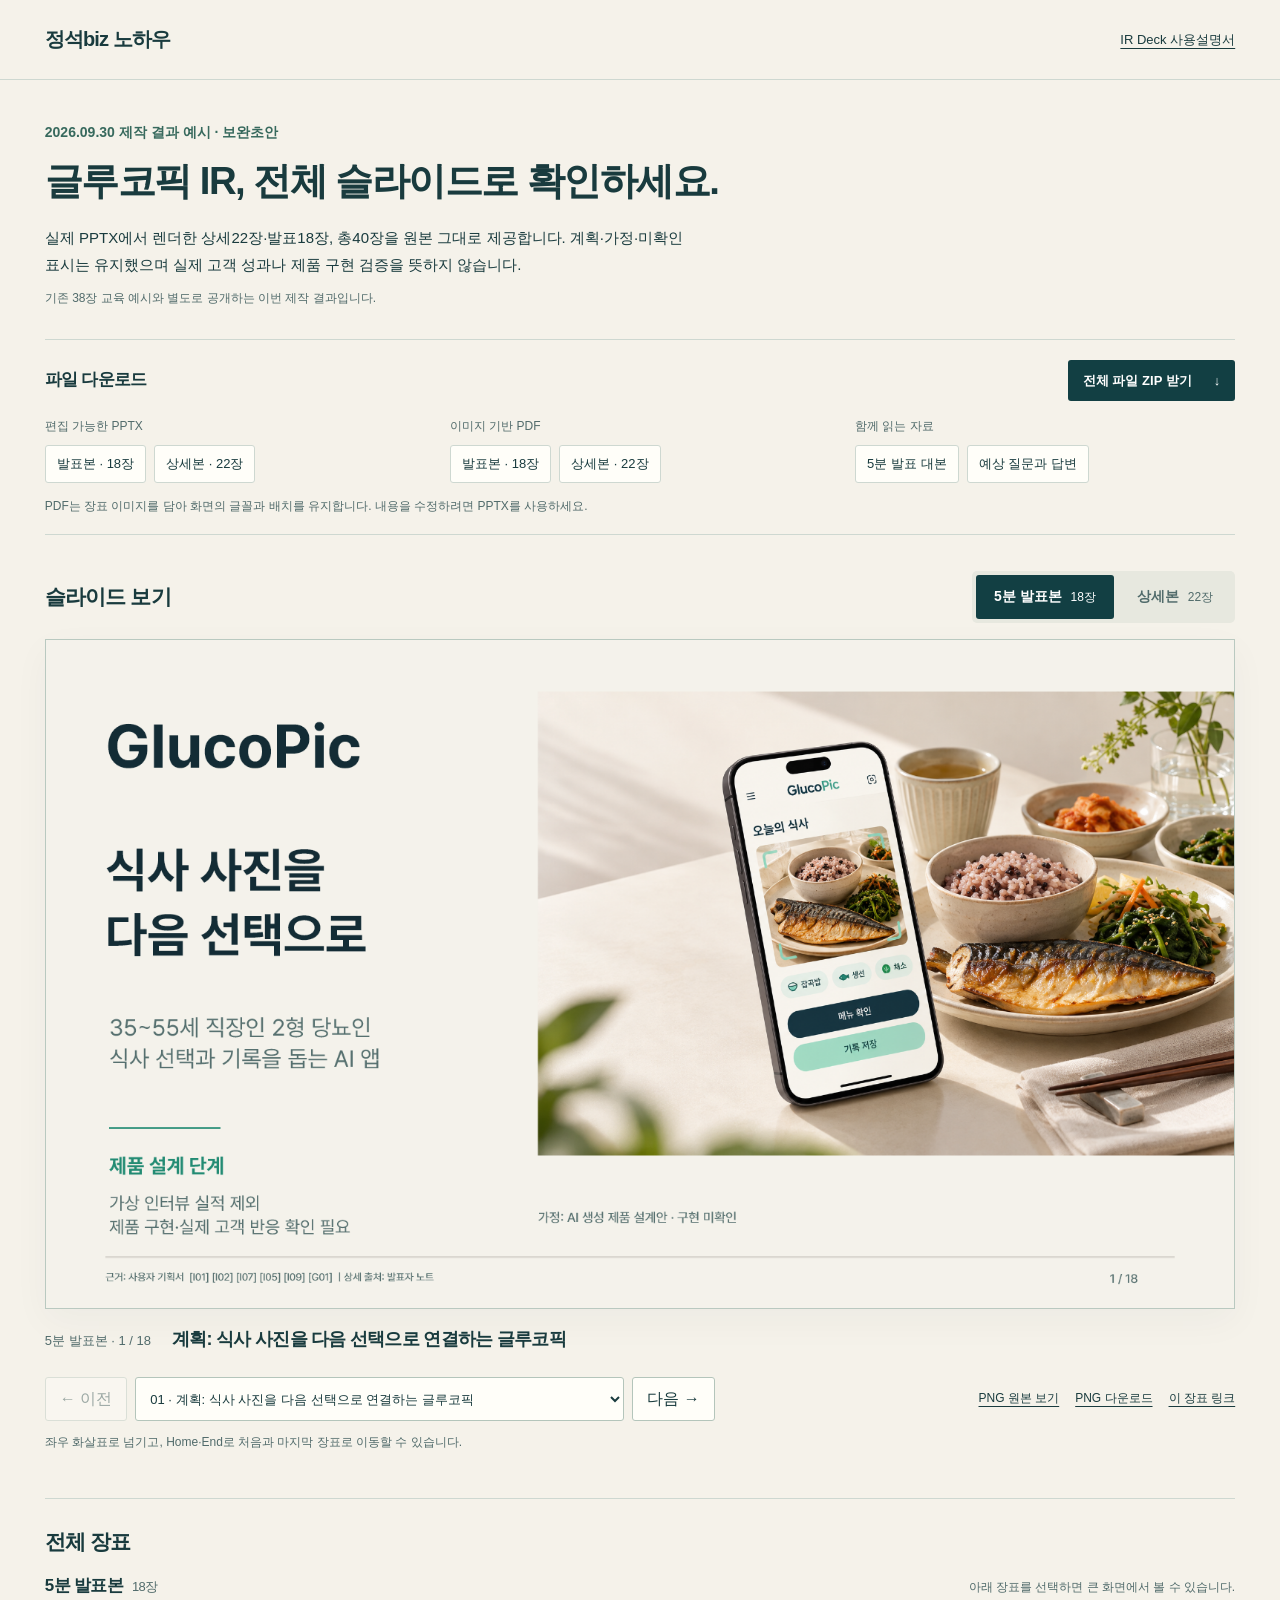
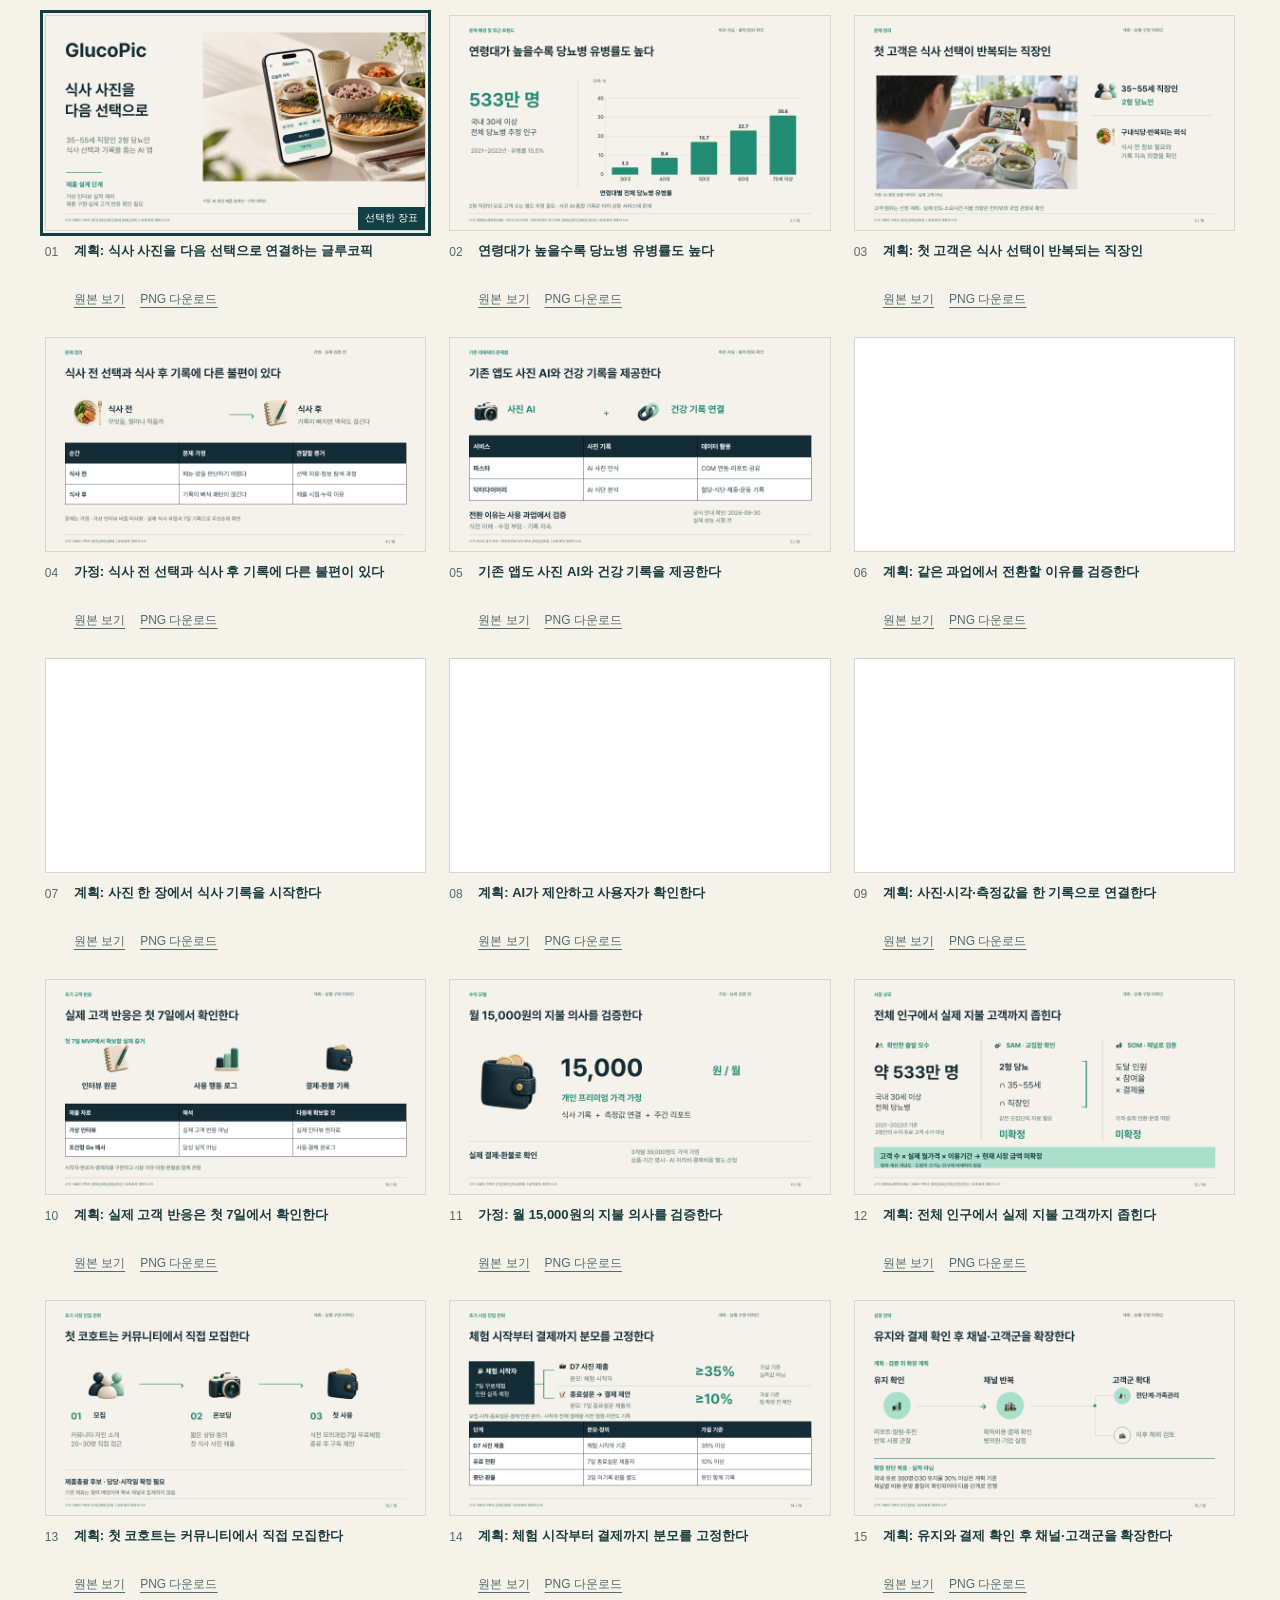
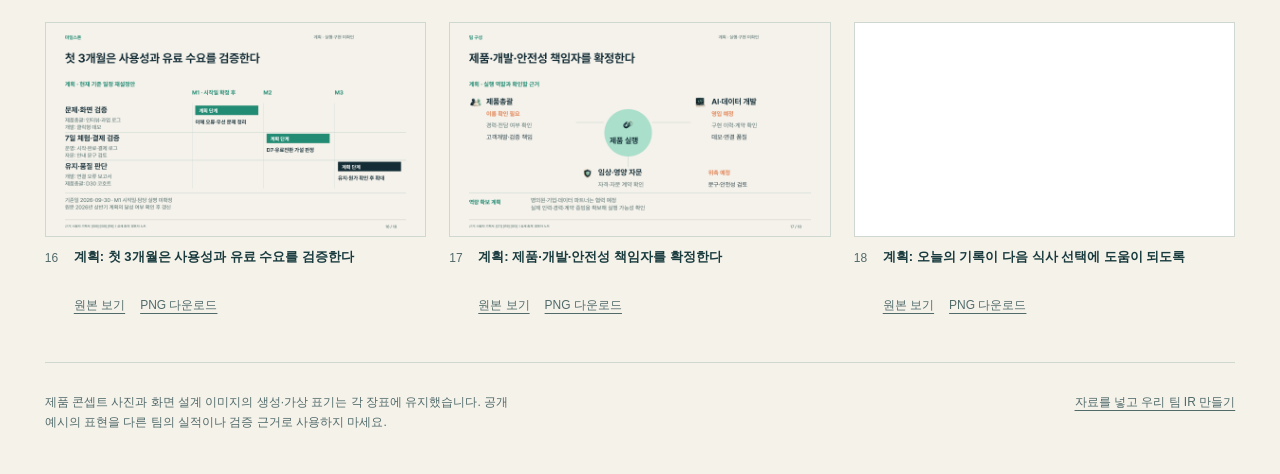
<file: docs/examples/glucopic-20260930/index.html>
<!doctype html>
<html lang="ko">
<head>
<meta charset="utf-8">
<meta name="viewport" content="width=device-width, initial-scale=1">
<title>글루코픽 IR 제작 결과 · 전체 40장과 파일 다운로드 | 정석biz</title>
<meta name="description" content="2026.09.30 제작한 글루코픽 IR 보완초안. 실제 PPTX에서 렌더한 상세본 22장과 발표본 18장을 그대로 보고 PPTX, 이미지 기반 PDF, 대본, 예상 질문을 다운로드할 수 있습니다.">
<link rel="stylesheet" href="viewer.css">
<script src="viewer.js" defer></script>
</head>
<body>
<a class="skip-link" href="#main">본문으로 바로 가기</a>
<header class="site-header wrap"><a class="brand" href="https://accelerating.co.kr/resources/seed-ir-deck">정석biz 노하우</a><a class="guide-link" href="https://accelerating.co.kr/resources/seed-ir-deck">IR Deck 사용설명서</a></header>
<main id="main" class="wrap">
  <section class="intro" aria-labelledby="page-title">
    <p class="edition">2026.09.30 제작 결과 예시 · 보완초안</p>
    <h1 id="page-title">글루코픽 IR,<br class="mobile-break"> 전체 슬라이드로 확인하세요.</h1>
    <p class="description">실제 PPTX에서 렌더한 상세22장·발표18장, 총40장을 원본 그대로 제공합니다. 계획·가정·미확인 표시는 유지했으며 실제 고객 성과나 제품 구현 검증을 뜻하지 않습니다.</p>
    <p class="sample-note">기존 38장 교육 예시와 별도로 공개하는 이번 제작 결과입니다.</p>
  </section>
  <section class="downloads" id="downloads" aria-labelledby="downloads-title">
    <div class="downloads-heading"><h2 id="downloads-title">파일 다운로드</h2><a class="bundle-link" href="https://github.com/aqualife75/jsbiz-seed-ir/releases/download/example-glucopic-20260930/glucopic-example-20260930.zip">전체 파일 ZIP 받기 <span aria-hidden="true">↓</span></a></div>
    <div class="download-groups">
      <div class="download-group"><span>편집 가능한 PPTX</span><div><a href="glucopic-pitch-draft.pptx" download>발표본 · 18장</a><a href="glucopic-master-draft.pptx" download>상세본 · 22장</a></div></div>
      <div class="download-group"><span>이미지 기반 PDF</span><div><a href="glucopic-pitch-slides.pdf" download>발표본 · 18장</a><a href="glucopic-master-slides.pdf" download>상세본 · 22장</a></div></div>
      <div class="download-group"><span>함께 읽는 자료</span><div><a href="pitch-script.md" download>5분 발표 대본</a><a href="questions-and-answers.md" download>예상 질문과 답변</a></div></div>
    </div>
    <p class="download-note">PDF는 장표 이미지를 담아 화면의 글꼴과 배치를 유지합니다. 내용을 수정하려면 PPTX를 사용하세요.</p>
  </section>
  <section id="viewer" class="viewer" aria-labelledby="viewer-heading" hidden>
    <div class="viewer-heading"><h2 id="viewer-heading">슬라이드 보기</h2><div class="deck-switch" role="group" aria-label="덱 선택"><button type="button" data-view="pitch" aria-pressed="true" aria-controls="stage pitch-gallery master-gallery">5분 발표본 <span>18장</span></button><button type="button" data-view="master" aria-pressed="false" aria-controls="stage pitch-gallery master-gallery">상세본 <span>22장</span></button></div></div>
    <div class="stage" id="stage"><a id="large-original" href="pitch/slide-01.png" target="_blank" rel="noopener" aria-label="현재 슬라이드 PNG 원본 보기"><img id="large-slide" src="pitch/slide-01.png" alt="" width="1600" height="900" decoding="async"></a></div>
    <div class="slide-caption" aria-live="polite" aria-atomic="true"><p id="current-count" class="current-count"></p><h3 id="current-title"></h3></div>
    <div class="viewer-controls">
      <div class="slide-nav"><button type="button" id="previous" aria-label="이전 슬라이드">← <span>이전</span></button><label class="sr-only" for="slide-select">슬라이드 선택</label><select id="slide-select"></select><button type="button" id="next" aria-label="다음 슬라이드"><span>다음</span> →</button></div>
      <div class="current-links"><a id="current-original" href="pitch/slide-01.png" target="_blank" rel="noopener">PNG 원본 보기</a><a id="current-download" href="pitch/slide-01.png" download>PNG 다운로드</a><a id="current-link" href="#pitch-1">이 장표 링크</a></div>
    </div>
    <p class="keyboard-hint">좌우 화살표로 넘기고, Home·End로 처음과 마지막 장표로 이동할 수 있습니다.</p>
    <p class="image-error" id="image-error" role="status" hidden>이미지를 불러오지 못했습니다. PNG 원본 링크를 열거나 PPTX·PDF를 다운로드해 주세요.</p>
  </section>
  <section class="all-slides" aria-labelledby="all-heading">
    <h2 id="all-heading">전체 장표</h2>
    <p class="fallback-hint">장표를 누르면 PNG 원본이 새 창에서 열립니다. 아래에서 발표본과 상세본의 모든 장표를 볼 수 있습니다.</p>
    <section class="deck-section" id="pitch-gallery" data-gallery="pitch" aria-labelledby="pitch-heading">
  <div class="gallery-heading"><h3 id="pitch-heading">5분 발표본 <span>18장</span></h3><p class="enhanced-hint">아래 장표를 선택하면 큰 화면에서 볼 수 있습니다.</p></div>
  <div class="slide-grid"><figure class="slide-card" id="pitch-slide-1">
  <a class="thumbnail-link" href="pitch/slide-01.png" target="_blank" rel="noopener" data-select="pitch-1" aria-label="5분 발표본 1장. 계획: 식사 사진을 다음 선택으로 연결하는 글루코픽 크게 보기">
    <img src="pitch/slide-01.png" alt="5분 발표본 1장. 계획: 식사 사진을 다음 선택으로 연결하는 글루코픽" loading="lazy" decoding="async" width="1600" height="900">
    <span class="selected-mark" aria-hidden="true">선택한 장표</span>
  </a>
  <figcaption><span class="slide-number">01</span><span class="slide-title">계획: 식사 사진을 다음 선택으로 연결하는 글루코픽</span></figcaption>
  <div class="card-links"><a href="pitch/slide-01.png" target="_blank" rel="noopener" aria-label="5분 발표본 1장. 계획: 식사 사진을 다음 선택으로 연결하는 글루코픽 PNG 원본 보기">원본 보기</a><a href="pitch/slide-01.png" download="glucopic-pitch-01.png" aria-label="5분 발표본 1장. 계획: 식사 사진을 다음 선택으로 연결하는 글루코픽 PNG 다운로드">PNG 다운로드</a></div>
</figure><figure class="slide-card" id="pitch-slide-2">
  <a class="thumbnail-link" href="pitch/slide-02.png" target="_blank" rel="noopener" data-select="pitch-2" aria-label="5분 발표본 2장. 연령대가 높을수록 당뇨병 유병률도 높다 크게 보기">
    <img src="pitch/slide-02.png" alt="5분 발표본 2장. 연령대가 높을수록 당뇨병 유병률도 높다" loading="lazy" decoding="async" width="1600" height="900">
    <span class="selected-mark" aria-hidden="true">선택한 장표</span>
  </a>
  <figcaption><span class="slide-number">02</span><span class="slide-title">연령대가 높을수록 당뇨병 유병률도 높다</span></figcaption>
  <div class="card-links"><a href="pitch/slide-02.png" target="_blank" rel="noopener" aria-label="5분 발표본 2장. 연령대가 높을수록 당뇨병 유병률도 높다 PNG 원본 보기">원본 보기</a><a href="pitch/slide-02.png" download="glucopic-pitch-02.png" aria-label="5분 발표본 2장. 연령대가 높을수록 당뇨병 유병률도 높다 PNG 다운로드">PNG 다운로드</a></div>
</figure><figure class="slide-card" id="pitch-slide-3">
  <a class="thumbnail-link" href="pitch/slide-03.png" target="_blank" rel="noopener" data-select="pitch-3" aria-label="5분 발표본 3장. 계획: 첫 고객은 식사 선택이 반복되는 직장인 크게 보기">
    <img src="pitch/slide-03.png" alt="5분 발표본 3장. 계획: 첫 고객은 식사 선택이 반복되는 직장인" loading="lazy" decoding="async" width="1600" height="900">
    <span class="selected-mark" aria-hidden="true">선택한 장표</span>
  </a>
  <figcaption><span class="slide-number">03</span><span class="slide-title">계획: 첫 고객은 식사 선택이 반복되는 직장인</span></figcaption>
  <div class="card-links"><a href="pitch/slide-03.png" target="_blank" rel="noopener" aria-label="5분 발표본 3장. 계획: 첫 고객은 식사 선택이 반복되는 직장인 PNG 원본 보기">원본 보기</a><a href="pitch/slide-03.png" download="glucopic-pitch-03.png" aria-label="5분 발표본 3장. 계획: 첫 고객은 식사 선택이 반복되는 직장인 PNG 다운로드">PNG 다운로드</a></div>
</figure><figure class="slide-card" id="pitch-slide-4">
  <a class="thumbnail-link" href="pitch/slide-04.png" target="_blank" rel="noopener" data-select="pitch-4" aria-label="5분 발표본 4장. 가정: 식사 전 선택과 식사 후 기록에 다른 불편이 있다 크게 보기">
    <img src="pitch/slide-04.png" alt="5분 발표본 4장. 가정: 식사 전 선택과 식사 후 기록에 다른 불편이 있다" loading="lazy" decoding="async" width="1600" height="900">
    <span class="selected-mark" aria-hidden="true">선택한 장표</span>
  </a>
  <figcaption><span class="slide-number">04</span><span class="slide-title">가정: 식사 전 선택과 식사 후 기록에 다른 불편이 있다</span></figcaption>
  <div class="card-links"><a href="pitch/slide-04.png" target="_blank" rel="noopener" aria-label="5분 발표본 4장. 가정: 식사 전 선택과 식사 후 기록에 다른 불편이 있다 PNG 원본 보기">원본 보기</a><a href="pitch/slide-04.png" download="glucopic-pitch-04.png" aria-label="5분 발표본 4장. 가정: 식사 전 선택과 식사 후 기록에 다른 불편이 있다 PNG 다운로드">PNG 다운로드</a></div>
</figure><figure class="slide-card" id="pitch-slide-5">
  <a class="thumbnail-link" href="pitch/slide-05.png" target="_blank" rel="noopener" data-select="pitch-5" aria-label="5분 발표본 5장. 기존 앱도 사진 AI와 건강 기록을 제공한다 크게 보기">
    <img src="pitch/slide-05.png" alt="5분 발표본 5장. 기존 앱도 사진 AI와 건강 기록을 제공한다" loading="lazy" decoding="async" width="1600" height="900">
    <span class="selected-mark" aria-hidden="true">선택한 장표</span>
  </a>
  <figcaption><span class="slide-number">05</span><span class="slide-title">기존 앱도 사진 AI와 건강 기록을 제공한다</span></figcaption>
  <div class="card-links"><a href="pitch/slide-05.png" target="_blank" rel="noopener" aria-label="5분 발표본 5장. 기존 앱도 사진 AI와 건강 기록을 제공한다 PNG 원본 보기">원본 보기</a><a href="pitch/slide-05.png" download="glucopic-pitch-05.png" aria-label="5분 발표본 5장. 기존 앱도 사진 AI와 건강 기록을 제공한다 PNG 다운로드">PNG 다운로드</a></div>
</figure><figure class="slide-card" id="pitch-slide-6">
  <a class="thumbnail-link" href="pitch/slide-06.png" target="_blank" rel="noopener" data-select="pitch-6" aria-label="5분 발표본 6장. 계획: 같은 과업에서 전환할 이유를 검증한다 크게 보기">
    <img src="pitch/slide-06.png" alt="5분 발표본 6장. 계획: 같은 과업에서 전환할 이유를 검증한다" loading="lazy" decoding="async" width="1600" height="900">
    <span class="selected-mark" aria-hidden="true">선택한 장표</span>
  </a>
  <figcaption><span class="slide-number">06</span><span class="slide-title">계획: 같은 과업에서 전환할 이유를 검증한다</span></figcaption>
  <div class="card-links"><a href="pitch/slide-06.png" target="_blank" rel="noopener" aria-label="5분 발표본 6장. 계획: 같은 과업에서 전환할 이유를 검증한다 PNG 원본 보기">원본 보기</a><a href="pitch/slide-06.png" download="glucopic-pitch-06.png" aria-label="5분 발표본 6장. 계획: 같은 과업에서 전환할 이유를 검증한다 PNG 다운로드">PNG 다운로드</a></div>
</figure><figure class="slide-card" id="pitch-slide-7">
  <a class="thumbnail-link" href="pitch/slide-07.png" target="_blank" rel="noopener" data-select="pitch-7" aria-label="5분 발표본 7장. 계획: 사진 한 장에서 식사 기록을 시작한다 크게 보기">
    <img src="pitch/slide-07.png" alt="5분 발표본 7장. 계획: 사진 한 장에서 식사 기록을 시작한다" loading="lazy" decoding="async" width="1600" height="900">
    <span class="selected-mark" aria-hidden="true">선택한 장표</span>
  </a>
  <figcaption><span class="slide-number">07</span><span class="slide-title">계획: 사진 한 장에서 식사 기록을 시작한다</span></figcaption>
  <div class="card-links"><a href="pitch/slide-07.png" target="_blank" rel="noopener" aria-label="5분 발표본 7장. 계획: 사진 한 장에서 식사 기록을 시작한다 PNG 원본 보기">원본 보기</a><a href="pitch/slide-07.png" download="glucopic-pitch-07.png" aria-label="5분 발표본 7장. 계획: 사진 한 장에서 식사 기록을 시작한다 PNG 다운로드">PNG 다운로드</a></div>
</figure><figure class="slide-card" id="pitch-slide-8">
  <a class="thumbnail-link" href="pitch/slide-08.png" target="_blank" rel="noopener" data-select="pitch-8" aria-label="5분 발표본 8장. 계획: AI가 제안하고 사용자가 확인한다 크게 보기">
    <img src="pitch/slide-08.png" alt="5분 발표본 8장. 계획: AI가 제안하고 사용자가 확인한다" loading="lazy" decoding="async" width="1600" height="900">
    <span class="selected-mark" aria-hidden="true">선택한 장표</span>
  </a>
  <figcaption><span class="slide-number">08</span><span class="slide-title">계획: AI가 제안하고 사용자가 확인한다</span></figcaption>
  <div class="card-links"><a href="pitch/slide-08.png" target="_blank" rel="noopener" aria-label="5분 발표본 8장. 계획: AI가 제안하고 사용자가 확인한다 PNG 원본 보기">원본 보기</a><a href="pitch/slide-08.png" download="glucopic-pitch-08.png" aria-label="5분 발표본 8장. 계획: AI가 제안하고 사용자가 확인한다 PNG 다운로드">PNG 다운로드</a></div>
</figure><figure class="slide-card" id="pitch-slide-9">
  <a class="thumbnail-link" href="pitch/slide-09.png" target="_blank" rel="noopener" data-select="pitch-9" aria-label="5분 발표본 9장. 계획: 사진·시각·측정값을 한 기록으로 연결한다 크게 보기">
    <img src="pitch/slide-09.png" alt="5분 발표본 9장. 계획: 사진·시각·측정값을 한 기록으로 연결한다" loading="lazy" decoding="async" width="1600" height="900">
    <span class="selected-mark" aria-hidden="true">선택한 장표</span>
  </a>
  <figcaption><span class="slide-number">09</span><span class="slide-title">계획: 사진·시각·측정값을 한 기록으로 연결한다</span></figcaption>
  <div class="card-links"><a href="pitch/slide-09.png" target="_blank" rel="noopener" aria-label="5분 발표본 9장. 계획: 사진·시각·측정값을 한 기록으로 연결한다 PNG 원본 보기">원본 보기</a><a href="pitch/slide-09.png" download="glucopic-pitch-09.png" aria-label="5분 발표본 9장. 계획: 사진·시각·측정값을 한 기록으로 연결한다 PNG 다운로드">PNG 다운로드</a></div>
</figure><figure class="slide-card" id="pitch-slide-10">
  <a class="thumbnail-link" href="pitch/slide-10.png" target="_blank" rel="noopener" data-select="pitch-10" aria-label="5분 발표본 10장. 계획: 실제 고객 반응은 첫 7일에서 확인한다 크게 보기">
    <img src="pitch/slide-10.png" alt="5분 발표본 10장. 계획: 실제 고객 반응은 첫 7일에서 확인한다" loading="lazy" decoding="async" width="1600" height="900">
    <span class="selected-mark" aria-hidden="true">선택한 장표</span>
  </a>
  <figcaption><span class="slide-number">10</span><span class="slide-title">계획: 실제 고객 반응은 첫 7일에서 확인한다</span></figcaption>
  <div class="card-links"><a href="pitch/slide-10.png" target="_blank" rel="noopener" aria-label="5분 발표본 10장. 계획: 실제 고객 반응은 첫 7일에서 확인한다 PNG 원본 보기">원본 보기</a><a href="pitch/slide-10.png" download="glucopic-pitch-10.png" aria-label="5분 발표본 10장. 계획: 실제 고객 반응은 첫 7일에서 확인한다 PNG 다운로드">PNG 다운로드</a></div>
</figure><figure class="slide-card" id="pitch-slide-11">
  <a class="thumbnail-link" href="pitch/slide-11.png" target="_blank" rel="noopener" data-select="pitch-11" aria-label="5분 발표본 11장. 가정: 월 15,000원의 지불 의사를 검증한다 크게 보기">
    <img src="pitch/slide-11.png" alt="5분 발표본 11장. 가정: 월 15,000원의 지불 의사를 검증한다" loading="lazy" decoding="async" width="1600" height="900">
    <span class="selected-mark" aria-hidden="true">선택한 장표</span>
  </a>
  <figcaption><span class="slide-number">11</span><span class="slide-title">가정: 월 15,000원의 지불 의사를 검증한다</span></figcaption>
  <div class="card-links"><a href="pitch/slide-11.png" target="_blank" rel="noopener" aria-label="5분 발표본 11장. 가정: 월 15,000원의 지불 의사를 검증한다 PNG 원본 보기">원본 보기</a><a href="pitch/slide-11.png" download="glucopic-pitch-11.png" aria-label="5분 발표본 11장. 가정: 월 15,000원의 지불 의사를 검증한다 PNG 다운로드">PNG 다운로드</a></div>
</figure><figure class="slide-card" id="pitch-slide-12">
  <a class="thumbnail-link" href="pitch/slide-12.png" target="_blank" rel="noopener" data-select="pitch-12" aria-label="5분 발표본 12장. 계획: 전체 인구에서 실제 지불 고객까지 좁힌다 크게 보기">
    <img src="pitch/slide-12.png" alt="5분 발표본 12장. 계획: 전체 인구에서 실제 지불 고객까지 좁힌다" loading="lazy" decoding="async" width="1600" height="900">
    <span class="selected-mark" aria-hidden="true">선택한 장표</span>
  </a>
  <figcaption><span class="slide-number">12</span><span class="slide-title">계획: 전체 인구에서 실제 지불 고객까지 좁힌다</span></figcaption>
  <div class="card-links"><a href="pitch/slide-12.png" target="_blank" rel="noopener" aria-label="5분 발표본 12장. 계획: 전체 인구에서 실제 지불 고객까지 좁힌다 PNG 원본 보기">원본 보기</a><a href="pitch/slide-12.png" download="glucopic-pitch-12.png" aria-label="5분 발표본 12장. 계획: 전체 인구에서 실제 지불 고객까지 좁힌다 PNG 다운로드">PNG 다운로드</a></div>
</figure><figure class="slide-card" id="pitch-slide-13">
  <a class="thumbnail-link" href="pitch/slide-13.png" target="_blank" rel="noopener" data-select="pitch-13" aria-label="5분 발표본 13장. 계획: 첫 코호트는 커뮤니티에서 직접 모집한다 크게 보기">
    <img src="pitch/slide-13.png" alt="5분 발표본 13장. 계획: 첫 코호트는 커뮤니티에서 직접 모집한다" loading="lazy" decoding="async" width="1600" height="900">
    <span class="selected-mark" aria-hidden="true">선택한 장표</span>
  </a>
  <figcaption><span class="slide-number">13</span><span class="slide-title">계획: 첫 코호트는 커뮤니티에서 직접 모집한다</span></figcaption>
  <div class="card-links"><a href="pitch/slide-13.png" target="_blank" rel="noopener" aria-label="5분 발표본 13장. 계획: 첫 코호트는 커뮤니티에서 직접 모집한다 PNG 원본 보기">원본 보기</a><a href="pitch/slide-13.png" download="glucopic-pitch-13.png" aria-label="5분 발표본 13장. 계획: 첫 코호트는 커뮤니티에서 직접 모집한다 PNG 다운로드">PNG 다운로드</a></div>
</figure><figure class="slide-card" id="pitch-slide-14">
  <a class="thumbnail-link" href="pitch/slide-14.png" target="_blank" rel="noopener" data-select="pitch-14" aria-label="5분 발표본 14장. 계획: 체험 시작부터 결제까지 분모를 고정한다 크게 보기">
    <img src="pitch/slide-14.png" alt="5분 발표본 14장. 계획: 체험 시작부터 결제까지 분모를 고정한다" loading="lazy" decoding="async" width="1600" height="900">
    <span class="selected-mark" aria-hidden="true">선택한 장표</span>
  </a>
  <figcaption><span class="slide-number">14</span><span class="slide-title">계획: 체험 시작부터 결제까지 분모를 고정한다</span></figcaption>
  <div class="card-links"><a href="pitch/slide-14.png" target="_blank" rel="noopener" aria-label="5분 발표본 14장. 계획: 체험 시작부터 결제까지 분모를 고정한다 PNG 원본 보기">원본 보기</a><a href="pitch/slide-14.png" download="glucopic-pitch-14.png" aria-label="5분 발표본 14장. 계획: 체험 시작부터 결제까지 분모를 고정한다 PNG 다운로드">PNG 다운로드</a></div>
</figure><figure class="slide-card" id="pitch-slide-15">
  <a class="thumbnail-link" href="pitch/slide-15.png" target="_blank" rel="noopener" data-select="pitch-15" aria-label="5분 발표본 15장. 계획: 유지와 결제 확인 후 채널·고객군을 확장한다 크게 보기">
    <img src="pitch/slide-15.png" alt="5분 발표본 15장. 계획: 유지와 결제 확인 후 채널·고객군을 확장한다" loading="lazy" decoding="async" width="1600" height="900">
    <span class="selected-mark" aria-hidden="true">선택한 장표</span>
  </a>
  <figcaption><span class="slide-number">15</span><span class="slide-title">계획: 유지와 결제 확인 후 채널·고객군을 확장한다</span></figcaption>
  <div class="card-links"><a href="pitch/slide-15.png" target="_blank" rel="noopener" aria-label="5분 발표본 15장. 계획: 유지와 결제 확인 후 채널·고객군을 확장한다 PNG 원본 보기">원본 보기</a><a href="pitch/slide-15.png" download="glucopic-pitch-15.png" aria-label="5분 발표본 15장. 계획: 유지와 결제 확인 후 채널·고객군을 확장한다 PNG 다운로드">PNG 다운로드</a></div>
</figure><figure class="slide-card" id="pitch-slide-16">
  <a class="thumbnail-link" href="pitch/slide-16.png" target="_blank" rel="noopener" data-select="pitch-16" aria-label="5분 발표본 16장. 계획: 첫 3개월은 사용성과 유료 수요를 검증한다 크게 보기">
    <img src="pitch/slide-16.png" alt="5분 발표본 16장. 계획: 첫 3개월은 사용성과 유료 수요를 검증한다" loading="lazy" decoding="async" width="1600" height="900">
    <span class="selected-mark" aria-hidden="true">선택한 장표</span>
  </a>
  <figcaption><span class="slide-number">16</span><span class="slide-title">계획: 첫 3개월은 사용성과 유료 수요를 검증한다</span></figcaption>
  <div class="card-links"><a href="pitch/slide-16.png" target="_blank" rel="noopener" aria-label="5분 발표본 16장. 계획: 첫 3개월은 사용성과 유료 수요를 검증한다 PNG 원본 보기">원본 보기</a><a href="pitch/slide-16.png" download="glucopic-pitch-16.png" aria-label="5분 발표본 16장. 계획: 첫 3개월은 사용성과 유료 수요를 검증한다 PNG 다운로드">PNG 다운로드</a></div>
</figure><figure class="slide-card" id="pitch-slide-17">
  <a class="thumbnail-link" href="pitch/slide-17.png" target="_blank" rel="noopener" data-select="pitch-17" aria-label="5분 발표본 17장. 계획: 제품·개발·안전성 책임자를 확정한다 크게 보기">
    <img src="pitch/slide-17.png" alt="5분 발표본 17장. 계획: 제품·개발·안전성 책임자를 확정한다" loading="lazy" decoding="async" width="1600" height="900">
    <span class="selected-mark" aria-hidden="true">선택한 장표</span>
  </a>
  <figcaption><span class="slide-number">17</span><span class="slide-title">계획: 제품·개발·안전성 책임자를 확정한다</span></figcaption>
  <div class="card-links"><a href="pitch/slide-17.png" target="_blank" rel="noopener" aria-label="5분 발표본 17장. 계획: 제품·개발·안전성 책임자를 확정한다 PNG 원본 보기">원본 보기</a><a href="pitch/slide-17.png" download="glucopic-pitch-17.png" aria-label="5분 발표본 17장. 계획: 제품·개발·안전성 책임자를 확정한다 PNG 다운로드">PNG 다운로드</a></div>
</figure><figure class="slide-card" id="pitch-slide-18">
  <a class="thumbnail-link" href="pitch/slide-18.png" target="_blank" rel="noopener" data-select="pitch-18" aria-label="5분 발표본 18장. 계획: 오늘의 기록이 다음 식사 선택에 도움이 되도록 크게 보기">
    <img src="pitch/slide-18.png" alt="5분 발표본 18장. 계획: 오늘의 기록이 다음 식사 선택에 도움이 되도록" loading="lazy" decoding="async" width="1600" height="900">
    <span class="selected-mark" aria-hidden="true">선택한 장표</span>
  </a>
  <figcaption><span class="slide-number">18</span><span class="slide-title">계획: 오늘의 기록이 다음 식사 선택에 도움이 되도록</span></figcaption>
  <div class="card-links"><a href="pitch/slide-18.png" target="_blank" rel="noopener" aria-label="5분 발표본 18장. 계획: 오늘의 기록이 다음 식사 선택에 도움이 되도록 PNG 원본 보기">원본 보기</a><a href="pitch/slide-18.png" download="glucopic-pitch-18.png" aria-label="5분 발표본 18장. 계획: 오늘의 기록이 다음 식사 선택에 도움이 되도록 PNG 다운로드">PNG 다운로드</a></div>
</figure></div>
</section>
<section class="deck-section" id="master-gallery" data-gallery="master" aria-labelledby="master-heading">
  <div class="gallery-heading"><h3 id="master-heading">상세본 <span>22장</span></h3><p class="enhanced-hint">아래 장표를 선택하면 큰 화면에서 볼 수 있습니다.</p></div>
  <div class="slide-grid"><figure class="slide-card" id="master-slide-1">
  <a class="thumbnail-link" href="master/slide-01.png" target="_blank" rel="noopener" data-select="master-1" aria-label="상세본 1장. 계획: 식사 사진을 다음 선택으로 연결하는 글루코픽 크게 보기">
    <img src="master/slide-01.png" alt="상세본 1장. 계획: 식사 사진을 다음 선택으로 연결하는 글루코픽" loading="lazy" decoding="async" width="1600" height="900">
    <span class="selected-mark" aria-hidden="true">선택한 장표</span>
  </a>
  <figcaption><span class="slide-number">01</span><span class="slide-title">계획: 식사 사진을 다음 선택으로 연결하는 글루코픽</span></figcaption>
  <div class="card-links"><a href="master/slide-01.png" target="_blank" rel="noopener" aria-label="상세본 1장. 계획: 식사 사진을 다음 선택으로 연결하는 글루코픽 PNG 원본 보기">원본 보기</a><a href="master/slide-01.png" download="glucopic-master-01.png" aria-label="상세본 1장. 계획: 식사 사진을 다음 선택으로 연결하는 글루코픽 PNG 다운로드">PNG 다운로드</a></div>
</figure><figure class="slide-card" id="master-slide-2">
  <a class="thumbnail-link" href="master/slide-02.png" target="_blank" rel="noopener" data-select="master-2" aria-label="상세본 2장. 연령대가 높을수록 당뇨병 유병률도 높다 크게 보기">
    <img src="master/slide-02.png" alt="상세본 2장. 연령대가 높을수록 당뇨병 유병률도 높다" loading="lazy" decoding="async" width="1600" height="900">
    <span class="selected-mark" aria-hidden="true">선택한 장표</span>
  </a>
  <figcaption><span class="slide-number">02</span><span class="slide-title">연령대가 높을수록 당뇨병 유병률도 높다</span></figcaption>
  <div class="card-links"><a href="master/slide-02.png" target="_blank" rel="noopener" aria-label="상세본 2장. 연령대가 높을수록 당뇨병 유병률도 높다 PNG 원본 보기">원본 보기</a><a href="master/slide-02.png" download="glucopic-master-02.png" aria-label="상세본 2장. 연령대가 높을수록 당뇨병 유병률도 높다 PNG 다운로드">PNG 다운로드</a></div>
</figure><figure class="slide-card" id="master-slide-3">
  <a class="thumbnail-link" href="master/slide-03.png" target="_blank" rel="noopener" data-select="master-3" aria-label="상세본 3장. 계획: 첫 고객은 식사 선택이 반복되는 직장인 크게 보기">
    <img src="master/slide-03.png" alt="상세본 3장. 계획: 첫 고객은 식사 선택이 반복되는 직장인" loading="lazy" decoding="async" width="1600" height="900">
    <span class="selected-mark" aria-hidden="true">선택한 장표</span>
  </a>
  <figcaption><span class="slide-number">03</span><span class="slide-title">계획: 첫 고객은 식사 선택이 반복되는 직장인</span></figcaption>
  <div class="card-links"><a href="master/slide-03.png" target="_blank" rel="noopener" aria-label="상세본 3장. 계획: 첫 고객은 식사 선택이 반복되는 직장인 PNG 원본 보기">원본 보기</a><a href="master/slide-03.png" download="glucopic-master-03.png" aria-label="상세본 3장. 계획: 첫 고객은 식사 선택이 반복되는 직장인 PNG 다운로드">PNG 다운로드</a></div>
</figure><figure class="slide-card" id="master-slide-4">
  <a class="thumbnail-link" href="master/slide-04.png" target="_blank" rel="noopener" data-select="master-4" aria-label="상세본 4장. 가정: 식사 전 선택과 식사 후 기록에 다른 불편이 있다 크게 보기">
    <img src="master/slide-04.png" alt="상세본 4장. 가정: 식사 전 선택과 식사 후 기록에 다른 불편이 있다" loading="lazy" decoding="async" width="1600" height="900">
    <span class="selected-mark" aria-hidden="true">선택한 장표</span>
  </a>
  <figcaption><span class="slide-number">04</span><span class="slide-title">가정: 식사 전 선택과 식사 후 기록에 다른 불편이 있다</span></figcaption>
  <div class="card-links"><a href="master/slide-04.png" target="_blank" rel="noopener" aria-label="상세본 4장. 가정: 식사 전 선택과 식사 후 기록에 다른 불편이 있다 PNG 원본 보기">원본 보기</a><a href="master/slide-04.png" download="glucopic-master-04.png" aria-label="상세본 4장. 가정: 식사 전 선택과 식사 후 기록에 다른 불편이 있다 PNG 다운로드">PNG 다운로드</a></div>
</figure><figure class="slide-card" id="master-slide-5">
  <a class="thumbnail-link" href="master/slide-05.png" target="_blank" rel="noopener" data-select="master-5" aria-label="상세본 5장. 기존 앱도 사진 AI와 건강 기록을 제공한다 크게 보기">
    <img src="master/slide-05.png" alt="상세본 5장. 기존 앱도 사진 AI와 건강 기록을 제공한다" loading="lazy" decoding="async" width="1600" height="900">
    <span class="selected-mark" aria-hidden="true">선택한 장표</span>
  </a>
  <figcaption><span class="slide-number">05</span><span class="slide-title">기존 앱도 사진 AI와 건강 기록을 제공한다</span></figcaption>
  <div class="card-links"><a href="master/slide-05.png" target="_blank" rel="noopener" aria-label="상세본 5장. 기존 앱도 사진 AI와 건강 기록을 제공한다 PNG 원본 보기">원본 보기</a><a href="master/slide-05.png" download="glucopic-master-05.png" aria-label="상세본 5장. 기존 앱도 사진 AI와 건강 기록을 제공한다 PNG 다운로드">PNG 다운로드</a></div>
</figure><figure class="slide-card" id="master-slide-6">
  <a class="thumbnail-link" href="master/slide-06.png" target="_blank" rel="noopener" data-select="master-6" aria-label="상세본 6장. 계획: 같은 과업에서 전환할 이유를 검증한다 크게 보기">
    <img src="master/slide-06.png" alt="상세본 6장. 계획: 같은 과업에서 전환할 이유를 검증한다" loading="lazy" decoding="async" width="1600" height="900">
    <span class="selected-mark" aria-hidden="true">선택한 장표</span>
  </a>
  <figcaption><span class="slide-number">06</span><span class="slide-title">계획: 같은 과업에서 전환할 이유를 검증한다</span></figcaption>
  <div class="card-links"><a href="master/slide-06.png" target="_blank" rel="noopener" aria-label="상세본 6장. 계획: 같은 과업에서 전환할 이유를 검증한다 PNG 원본 보기">원본 보기</a><a href="master/slide-06.png" download="glucopic-master-06.png" aria-label="상세본 6장. 계획: 같은 과업에서 전환할 이유를 검증한다 PNG 다운로드">PNG 다운로드</a></div>
</figure><figure class="slide-card" id="master-slide-7">
  <a class="thumbnail-link" href="master/slide-07.png" target="_blank" rel="noopener" data-select="master-7" aria-label="상세본 7장. 계획: 식전 사용과 수작업 운영을 따로 검증한다 크게 보기">
    <img src="master/slide-07.png" alt="상세본 7장. 계획: 식전 사용과 수작업 운영을 따로 검증한다" loading="lazy" decoding="async" width="1600" height="900">
    <span class="selected-mark" aria-hidden="true">선택한 장표</span>
  </a>
  <figcaption><span class="slide-number">07</span><span class="slide-title">계획: 식전 사용과 수작업 운영을 따로 검증한다</span></figcaption>
  <div class="card-links"><a href="master/slide-07.png" target="_blank" rel="noopener" aria-label="상세본 7장. 계획: 식전 사용과 수작업 운영을 따로 검증한다 PNG 원본 보기">원본 보기</a><a href="master/slide-07.png" download="glucopic-master-07.png" aria-label="상세본 7장. 계획: 식전 사용과 수작업 운영을 따로 검증한다 PNG 다운로드">PNG 다운로드</a></div>
</figure><figure class="slide-card" id="master-slide-8">
  <a class="thumbnail-link" href="master/slide-08.png" target="_blank" rel="noopener" data-select="master-8" aria-label="상세본 8장. 계획: 사진 한 장에서 식사 기록을 시작한다 크게 보기">
    <img src="master/slide-08.png" alt="상세본 8장. 계획: 사진 한 장에서 식사 기록을 시작한다" loading="lazy" decoding="async" width="1600" height="900">
    <span class="selected-mark" aria-hidden="true">선택한 장표</span>
  </a>
  <figcaption><span class="slide-number">08</span><span class="slide-title">계획: 사진 한 장에서 식사 기록을 시작한다</span></figcaption>
  <div class="card-links"><a href="master/slide-08.png" target="_blank" rel="noopener" aria-label="상세본 8장. 계획: 사진 한 장에서 식사 기록을 시작한다 PNG 원본 보기">원본 보기</a><a href="master/slide-08.png" download="glucopic-master-08.png" aria-label="상세본 8장. 계획: 사진 한 장에서 식사 기록을 시작한다 PNG 다운로드">PNG 다운로드</a></div>
</figure><figure class="slide-card" id="master-slide-9">
  <a class="thumbnail-link" href="master/slide-09.png" target="_blank" rel="noopener" data-select="master-9" aria-label="상세본 9장. 계획: AI가 제안하고 사용자가 확인한다 크게 보기">
    <img src="master/slide-09.png" alt="상세본 9장. 계획: AI가 제안하고 사용자가 확인한다" loading="lazy" decoding="async" width="1600" height="900">
    <span class="selected-mark" aria-hidden="true">선택한 장표</span>
  </a>
  <figcaption><span class="slide-number">09</span><span class="slide-title">계획: AI가 제안하고 사용자가 확인한다</span></figcaption>
  <div class="card-links"><a href="master/slide-09.png" target="_blank" rel="noopener" aria-label="상세본 9장. 계획: AI가 제안하고 사용자가 확인한다 PNG 원본 보기">원본 보기</a><a href="master/slide-09.png" download="glucopic-master-09.png" aria-label="상세본 9장. 계획: AI가 제안하고 사용자가 확인한다 PNG 다운로드">PNG 다운로드</a></div>
</figure><figure class="slide-card" id="master-slide-10">
  <a class="thumbnail-link" href="master/slide-10.png" target="_blank" rel="noopener" data-select="master-10" aria-label="상세본 10장. 계획: 사진·시각·측정값을 한 기록으로 연결한다 크게 보기">
    <img src="master/slide-10.png" alt="상세본 10장. 계획: 사진·시각·측정값을 한 기록으로 연결한다" loading="lazy" decoding="async" width="1600" height="900">
    <span class="selected-mark" aria-hidden="true">선택한 장표</span>
  </a>
  <figcaption><span class="slide-number">10</span><span class="slide-title">계획: 사진·시각·측정값을 한 기록으로 연결한다</span></figcaption>
  <div class="card-links"><a href="master/slide-10.png" target="_blank" rel="noopener" aria-label="상세본 10장. 계획: 사진·시각·측정값을 한 기록으로 연결한다 PNG 원본 보기">원본 보기</a><a href="master/slide-10.png" download="glucopic-master-10.png" aria-label="상세본 10장. 계획: 사진·시각·측정값을 한 기록으로 연결한다 PNG 다운로드">PNG 다운로드</a></div>
</figure><figure class="slide-card" id="master-slide-11">
  <a class="thumbnail-link" href="master/slide-11.png" target="_blank" rel="noopener" data-select="master-11" aria-label="상세본 11장. 계획: 사용성·데이터·안전성을 나눠 검증한다 크게 보기">
    <img src="master/slide-11.png" alt="상세본 11장. 계획: 사용성·데이터·안전성을 나눠 검증한다" loading="lazy" decoding="async" width="1600" height="900">
    <span class="selected-mark" aria-hidden="true">선택한 장표</span>
  </a>
  <figcaption><span class="slide-number">11</span><span class="slide-title">계획: 사용성·데이터·안전성을 나눠 검증한다</span></figcaption>
  <div class="card-links"><a href="master/slide-11.png" target="_blank" rel="noopener" aria-label="상세본 11장. 계획: 사용성·데이터·안전성을 나눠 검증한다 PNG 원본 보기">원본 보기</a><a href="master/slide-11.png" download="glucopic-master-11.png" aria-label="상세본 11장. 계획: 사용성·데이터·안전성을 나눠 검증한다 PNG 다운로드">PNG 다운로드</a></div>
</figure><figure class="slide-card" id="master-slide-12">
  <a class="thumbnail-link" href="master/slide-12.png" target="_blank" rel="noopener" data-select="master-12" aria-label="상세본 12장. 계획: 실제 고객 반응은 첫 7일에서 확인한다 크게 보기">
    <img src="master/slide-12.png" alt="상세본 12장. 계획: 실제 고객 반응은 첫 7일에서 확인한다" loading="lazy" decoding="async" width="1600" height="900">
    <span class="selected-mark" aria-hidden="true">선택한 장표</span>
  </a>
  <figcaption><span class="slide-number">12</span><span class="slide-title">계획: 실제 고객 반응은 첫 7일에서 확인한다</span></figcaption>
  <div class="card-links"><a href="master/slide-12.png" target="_blank" rel="noopener" aria-label="상세본 12장. 계획: 실제 고객 반응은 첫 7일에서 확인한다 PNG 원본 보기">원본 보기</a><a href="master/slide-12.png" download="glucopic-master-12.png" aria-label="상세본 12장. 계획: 실제 고객 반응은 첫 7일에서 확인한다 PNG 다운로드">PNG 다운로드</a></div>
</figure><figure class="slide-card" id="master-slide-13">
  <a class="thumbnail-link" href="master/slide-13.png" target="_blank" rel="noopener" data-select="master-13" aria-label="상세본 13장. 가정: 월 15,000원의 지불 의사를 검증한다 크게 보기">
    <img src="master/slide-13.png" alt="상세본 13장. 가정: 월 15,000원의 지불 의사를 검증한다" loading="lazy" decoding="async" width="1600" height="900">
    <span class="selected-mark" aria-hidden="true">선택한 장표</span>
  </a>
  <figcaption><span class="slide-number">13</span><span class="slide-title">가정: 월 15,000원의 지불 의사를 검증한다</span></figcaption>
  <div class="card-links"><a href="master/slide-13.png" target="_blank" rel="noopener" aria-label="상세본 13장. 가정: 월 15,000원의 지불 의사를 검증한다 PNG 원본 보기">원본 보기</a><a href="master/slide-13.png" download="glucopic-master-13.png" aria-label="상세본 13장. 가정: 월 15,000원의 지불 의사를 검증한다 PNG 다운로드">PNG 다운로드</a></div>
</figure><figure class="slide-card" id="master-slide-14">
  <a class="thumbnail-link" href="master/slide-14.png" target="_blank" rel="noopener" data-select="master-14" aria-label="상세본 14장. 가정: 원가와 유지기간이 단위경제성을 결정한다 크게 보기">
    <img src="master/slide-14.png" alt="상세본 14장. 가정: 원가와 유지기간이 단위경제성을 결정한다" loading="lazy" decoding="async" width="1600" height="900">
    <span class="selected-mark" aria-hidden="true">선택한 장표</span>
  </a>
  <figcaption><span class="slide-number">14</span><span class="slide-title">가정: 원가와 유지기간이 단위경제성을 결정한다</span></figcaption>
  <div class="card-links"><a href="master/slide-14.png" target="_blank" rel="noopener" aria-label="상세본 14장. 가정: 원가와 유지기간이 단위경제성을 결정한다 PNG 원본 보기">원본 보기</a><a href="master/slide-14.png" download="glucopic-master-14.png" aria-label="상세본 14장. 가정: 원가와 유지기간이 단위경제성을 결정한다 PNG 다운로드">PNG 다운로드</a></div>
</figure><figure class="slide-card" id="master-slide-15">
  <a class="thumbnail-link" href="master/slide-15.png" target="_blank" rel="noopener" data-select="master-15" aria-label="상세본 15장. 계획: 전체 인구에서 실제 지불 고객까지 좁힌다 크게 보기">
    <img src="master/slide-15.png" alt="상세본 15장. 계획: 전체 인구에서 실제 지불 고객까지 좁힌다" loading="lazy" decoding="async" width="1600" height="900">
    <span class="selected-mark" aria-hidden="true">선택한 장표</span>
  </a>
  <figcaption><span class="slide-number">15</span><span class="slide-title">계획: 전체 인구에서 실제 지불 고객까지 좁힌다</span></figcaption>
  <div class="card-links"><a href="master/slide-15.png" target="_blank" rel="noopener" aria-label="상세본 15장. 계획: 전체 인구에서 실제 지불 고객까지 좁힌다 PNG 원본 보기">원본 보기</a><a href="master/slide-15.png" download="glucopic-master-15.png" aria-label="상세본 15장. 계획: 전체 인구에서 실제 지불 고객까지 좁힌다 PNG 다운로드">PNG 다운로드</a></div>
</figure><figure class="slide-card" id="master-slide-16">
  <a class="thumbnail-link" href="master/slide-16.png" target="_blank" rel="noopener" data-select="master-16" aria-label="상세본 16장. 계획: 시장 산식과 고객 목표를 다시 맞춘다 크게 보기">
    <img src="master/slide-16.png" alt="상세본 16장. 계획: 시장 산식과 고객 목표를 다시 맞춘다" loading="lazy" decoding="async" width="1600" height="900">
    <span class="selected-mark" aria-hidden="true">선택한 장표</span>
  </a>
  <figcaption><span class="slide-number">16</span><span class="slide-title">계획: 시장 산식과 고객 목표를 다시 맞춘다</span></figcaption>
  <div class="card-links"><a href="master/slide-16.png" target="_blank" rel="noopener" aria-label="상세본 16장. 계획: 시장 산식과 고객 목표를 다시 맞춘다 PNG 원본 보기">원본 보기</a><a href="master/slide-16.png" download="glucopic-master-16.png" aria-label="상세본 16장. 계획: 시장 산식과 고객 목표를 다시 맞춘다 PNG 다운로드">PNG 다운로드</a></div>
</figure><figure class="slide-card" id="master-slide-17">
  <a class="thumbnail-link" href="master/slide-17.png" target="_blank" rel="noopener" data-select="master-17" aria-label="상세본 17장. 계획: 첫 코호트는 커뮤니티에서 직접 모집한다 크게 보기">
    <img src="master/slide-17.png" alt="상세본 17장. 계획: 첫 코호트는 커뮤니티에서 직접 모집한다" loading="lazy" decoding="async" width="1600" height="900">
    <span class="selected-mark" aria-hidden="true">선택한 장표</span>
  </a>
  <figcaption><span class="slide-number">17</span><span class="slide-title">계획: 첫 코호트는 커뮤니티에서 직접 모집한다</span></figcaption>
  <div class="card-links"><a href="master/slide-17.png" target="_blank" rel="noopener" aria-label="상세본 17장. 계획: 첫 코호트는 커뮤니티에서 직접 모집한다 PNG 원본 보기">원본 보기</a><a href="master/slide-17.png" download="glucopic-master-17.png" aria-label="상세본 17장. 계획: 첫 코호트는 커뮤니티에서 직접 모집한다 PNG 다운로드">PNG 다운로드</a></div>
</figure><figure class="slide-card" id="master-slide-18">
  <a class="thumbnail-link" href="master/slide-18.png" target="_blank" rel="noopener" data-select="master-18" aria-label="상세본 18장. 계획: 체험 시작부터 결제까지 분모를 고정한다 크게 보기">
    <img src="master/slide-18.png" alt="상세본 18장. 계획: 체험 시작부터 결제까지 분모를 고정한다" loading="lazy" decoding="async" width="1600" height="900">
    <span class="selected-mark" aria-hidden="true">선택한 장표</span>
  </a>
  <figcaption><span class="slide-number">18</span><span class="slide-title">계획: 체험 시작부터 결제까지 분모를 고정한다</span></figcaption>
  <div class="card-links"><a href="master/slide-18.png" target="_blank" rel="noopener" aria-label="상세본 18장. 계획: 체험 시작부터 결제까지 분모를 고정한다 PNG 원본 보기">원본 보기</a><a href="master/slide-18.png" download="glucopic-master-18.png" aria-label="상세본 18장. 계획: 체험 시작부터 결제까지 분모를 고정한다 PNG 다운로드">PNG 다운로드</a></div>
</figure><figure class="slide-card" id="master-slide-19">
  <a class="thumbnail-link" href="master/slide-19.png" target="_blank" rel="noopener" data-select="master-19" aria-label="상세본 19장. 계획: 유지와 결제 확인 후 채널·고객군을 확장한다 크게 보기">
    <img src="master/slide-19.png" alt="상세본 19장. 계획: 유지와 결제 확인 후 채널·고객군을 확장한다" loading="lazy" decoding="async" width="1600" height="900">
    <span class="selected-mark" aria-hidden="true">선택한 장표</span>
  </a>
  <figcaption><span class="slide-number">19</span><span class="slide-title">계획: 유지와 결제 확인 후 채널·고객군을 확장한다</span></figcaption>
  <div class="card-links"><a href="master/slide-19.png" target="_blank" rel="noopener" aria-label="상세본 19장. 계획: 유지와 결제 확인 후 채널·고객군을 확장한다 PNG 원본 보기">원본 보기</a><a href="master/slide-19.png" download="glucopic-master-19.png" aria-label="상세본 19장. 계획: 유지와 결제 확인 후 채널·고객군을 확장한다 PNG 다운로드">PNG 다운로드</a></div>
</figure><figure class="slide-card" id="master-slide-20">
  <a class="thumbnail-link" href="master/slide-20.png" target="_blank" rel="noopener" data-select="master-20" aria-label="상세본 20장. 계획: 첫 3개월은 사용성과 유료 수요를 검증한다 크게 보기">
    <img src="master/slide-20.png" alt="상세본 20장. 계획: 첫 3개월은 사용성과 유료 수요를 검증한다" loading="lazy" decoding="async" width="1600" height="900">
    <span class="selected-mark" aria-hidden="true">선택한 장표</span>
  </a>
  <figcaption><span class="slide-number">20</span><span class="slide-title">계획: 첫 3개월은 사용성과 유료 수요를 검증한다</span></figcaption>
  <div class="card-links"><a href="master/slide-20.png" target="_blank" rel="noopener" aria-label="상세본 20장. 계획: 첫 3개월은 사용성과 유료 수요를 검증한다 PNG 원본 보기">원본 보기</a><a href="master/slide-20.png" download="glucopic-master-20.png" aria-label="상세본 20장. 계획: 첫 3개월은 사용성과 유료 수요를 검증한다 PNG 다운로드">PNG 다운로드</a></div>
</figure><figure class="slide-card" id="master-slide-21">
  <a class="thumbnail-link" href="master/slide-21.png" target="_blank" rel="noopener" data-select="master-21" aria-label="상세본 21장. 계획: 제품·개발·안전성 책임자를 확정한다 크게 보기">
    <img src="master/slide-21.png" alt="상세본 21장. 계획: 제품·개발·안전성 책임자를 확정한다" loading="lazy" decoding="async" width="1600" height="900">
    <span class="selected-mark" aria-hidden="true">선택한 장표</span>
  </a>
  <figcaption><span class="slide-number">21</span><span class="slide-title">계획: 제품·개발·안전성 책임자를 확정한다</span></figcaption>
  <div class="card-links"><a href="master/slide-21.png" target="_blank" rel="noopener" aria-label="상세본 21장. 계획: 제품·개발·안전성 책임자를 확정한다 PNG 원본 보기">원본 보기</a><a href="master/slide-21.png" download="glucopic-master-21.png" aria-label="상세본 21장. 계획: 제품·개발·안전성 책임자를 확정한다 PNG 다운로드">PNG 다운로드</a></div>
</figure><figure class="slide-card" id="master-slide-22">
  <a class="thumbnail-link" href="master/slide-22.png" target="_blank" rel="noopener" data-select="master-22" aria-label="상세본 22장. 계획: 오늘의 기록이 다음 식사 선택에 도움이 되도록 크게 보기">
    <img src="master/slide-22.png" alt="상세본 22장. 계획: 오늘의 기록이 다음 식사 선택에 도움이 되도록" loading="lazy" decoding="async" width="1600" height="900">
    <span class="selected-mark" aria-hidden="true">선택한 장표</span>
  </a>
  <figcaption><span class="slide-number">22</span><span class="slide-title">계획: 오늘의 기록이 다음 식사 선택에 도움이 되도록</span></figcaption>
  <div class="card-links"><a href="master/slide-22.png" target="_blank" rel="noopener" aria-label="상세본 22장. 계획: 오늘의 기록이 다음 식사 선택에 도움이 되도록 PNG 원본 보기">원본 보기</a><a href="master/slide-22.png" download="glucopic-master-22.png" aria-label="상세본 22장. 계획: 오늘의 기록이 다음 식사 선택에 도움이 되도록 PNG 다운로드">PNG 다운로드</a></div>
</figure></div>
</section>
  </section>
  <footer class="page-footer"><p>제품 콘셉트 사진과 화면 설계 이미지의 생성·가상 표기는 각 장표에 유지했습니다. 공개 예시의 표현을 다른 팀의 실적이나 검증 근거로 사용하지 마세요.</p><a href="https://accelerating.co.kr/resources/seed-ir-deck">자료를 넣고 우리 팀 IR 만들기</a></footer>
</main>
<script id="gallery-data" type="application/json">{"pitch":{"label":"5분 발표본","pptx":"glucopic-pitch-draft.pptx","pdf":"glucopic-pitch-slides.pdf","slides":[{"id":"S01","title":"계획: 식사 사진을 다음 선택으로 연결하는 글루코픽","image":"pitch/slide-01.png","number":1},{"id":"S02","title":"연령대가 높을수록 당뇨병 유병률도 높다","image":"pitch/slide-02.png","number":2},{"id":"S03","title":"계획: 첫 고객은 식사 선택이 반복되는 직장인","image":"pitch/slide-03.png","number":3},{"id":"S04","title":"가정: 식사 전 선택과 식사 후 기록에 다른 불편이 있다","image":"pitch/slide-04.png","number":4},{"id":"S05","title":"기존 앱도 사진 AI와 건강 기록을 제공한다","image":"pitch/slide-05.png","number":5},{"id":"S06","title":"계획: 같은 과업에서 전환할 이유를 검증한다","image":"pitch/slide-06.png","number":6},{"id":"S07","title":"계획: 사진 한 장에서 식사 기록을 시작한다","image":"pitch/slide-07.png","number":7},{"id":"S08","title":"계획: AI가 제안하고 사용자가 확인한다","image":"pitch/slide-08.png","number":8},{"id":"S09","title":"계획: 사진·시각·측정값을 한 기록으로 연결한다","image":"pitch/slide-09.png","number":9},{"id":"S10","title":"계획: 실제 고객 반응은 첫 7일에서 확인한다","image":"pitch/slide-10.png","number":10},{"id":"S11","title":"가정: 월 15,000원의 지불 의사를 검증한다","image":"pitch/slide-11.png","number":11},{"id":"S12","title":"계획: 전체 인구에서 실제 지불 고객까지 좁힌다","image":"pitch/slide-12.png","number":12},{"id":"S13","title":"계획: 첫 코호트는 커뮤니티에서 직접 모집한다","image":"pitch/slide-13.png","number":13},{"id":"S14","title":"계획: 체험 시작부터 결제까지 분모를 고정한다","image":"pitch/slide-14.png","number":14},{"id":"S15","title":"계획: 유지와 결제 확인 후 채널·고객군을 확장한다","image":"pitch/slide-15.png","number":15},{"id":"S16","title":"계획: 첫 3개월은 사용성과 유료 수요를 검증한다","image":"pitch/slide-16.png","number":16},{"id":"S17","title":"계획: 제품·개발·안전성 책임자를 확정한다","image":"pitch/slide-17.png","number":17},{"id":"S18","title":"계획: 오늘의 기록이 다음 식사 선택에 도움이 되도록","image":"pitch/slide-18.png","number":18}]},"master":{"label":"상세본","pptx":"glucopic-master-draft.pptx","pdf":"glucopic-master-slides.pdf","slides":[{"id":"S01","title":"계획: 식사 사진을 다음 선택으로 연결하는 글루코픽","image":"master/slide-01.png","number":1},{"id":"S02","title":"연령대가 높을수록 당뇨병 유병률도 높다","image":"master/slide-02.png","number":2},{"id":"S03","title":"계획: 첫 고객은 식사 선택이 반복되는 직장인","image":"master/slide-03.png","number":3},{"id":"S04","title":"가정: 식사 전 선택과 식사 후 기록에 다른 불편이 있다","image":"master/slide-04.png","number":4},{"id":"S05","title":"기존 앱도 사진 AI와 건강 기록을 제공한다","image":"master/slide-05.png","number":5},{"id":"S06","title":"계획: 같은 과업에서 전환할 이유를 검증한다","image":"master/slide-06.png","number":6},{"id":"M06A","title":"계획: 식전 사용과 수작업 운영을 따로 검증한다","image":"master/slide-07.png","number":7},{"id":"S07","title":"계획: 사진 한 장에서 식사 기록을 시작한다","image":"master/slide-08.png","number":8},{"id":"S08","title":"계획: AI가 제안하고 사용자가 확인한다","image":"master/slide-09.png","number":9},{"id":"S09","title":"계획: 사진·시각·측정값을 한 기록으로 연결한다","image":"master/slide-10.png","number":10},{"id":"M09A","title":"계획: 사용성·데이터·안전성을 나눠 검증한다","image":"master/slide-11.png","number":11},{"id":"S10","title":"계획: 실제 고객 반응은 첫 7일에서 확인한다","image":"master/slide-12.png","number":12},{"id":"S11","title":"가정: 월 15,000원의 지불 의사를 검증한다","image":"master/slide-13.png","number":13},{"id":"M11A","title":"가정: 원가와 유지기간이 단위경제성을 결정한다","image":"master/slide-14.png","number":14},{"id":"S12","title":"계획: 전체 인구에서 실제 지불 고객까지 좁힌다","image":"master/slide-15.png","number":15},{"id":"M12A","title":"계획: 시장 산식과 고객 목표를 다시 맞춘다","image":"master/slide-16.png","number":16},{"id":"S13","title":"계획: 첫 코호트는 커뮤니티에서 직접 모집한다","image":"master/slide-17.png","number":17},{"id":"S14","title":"계획: 체험 시작부터 결제까지 분모를 고정한다","image":"master/slide-18.png","number":18},{"id":"S15","title":"계획: 유지와 결제 확인 후 채널·고객군을 확장한다","image":"master/slide-19.png","number":19},{"id":"S16","title":"계획: 첫 3개월은 사용성과 유료 수요를 검증한다","image":"master/slide-20.png","number":20},{"id":"S17","title":"계획: 제품·개발·안전성 책임자를 확정한다","image":"master/slide-21.png","number":21},{"id":"S18","title":"계획: 오늘의 기록이 다음 식사 선택에 도움이 되도록","image":"master/slide-22.png","number":22}]}}</script>
</body>
</html>
</file>
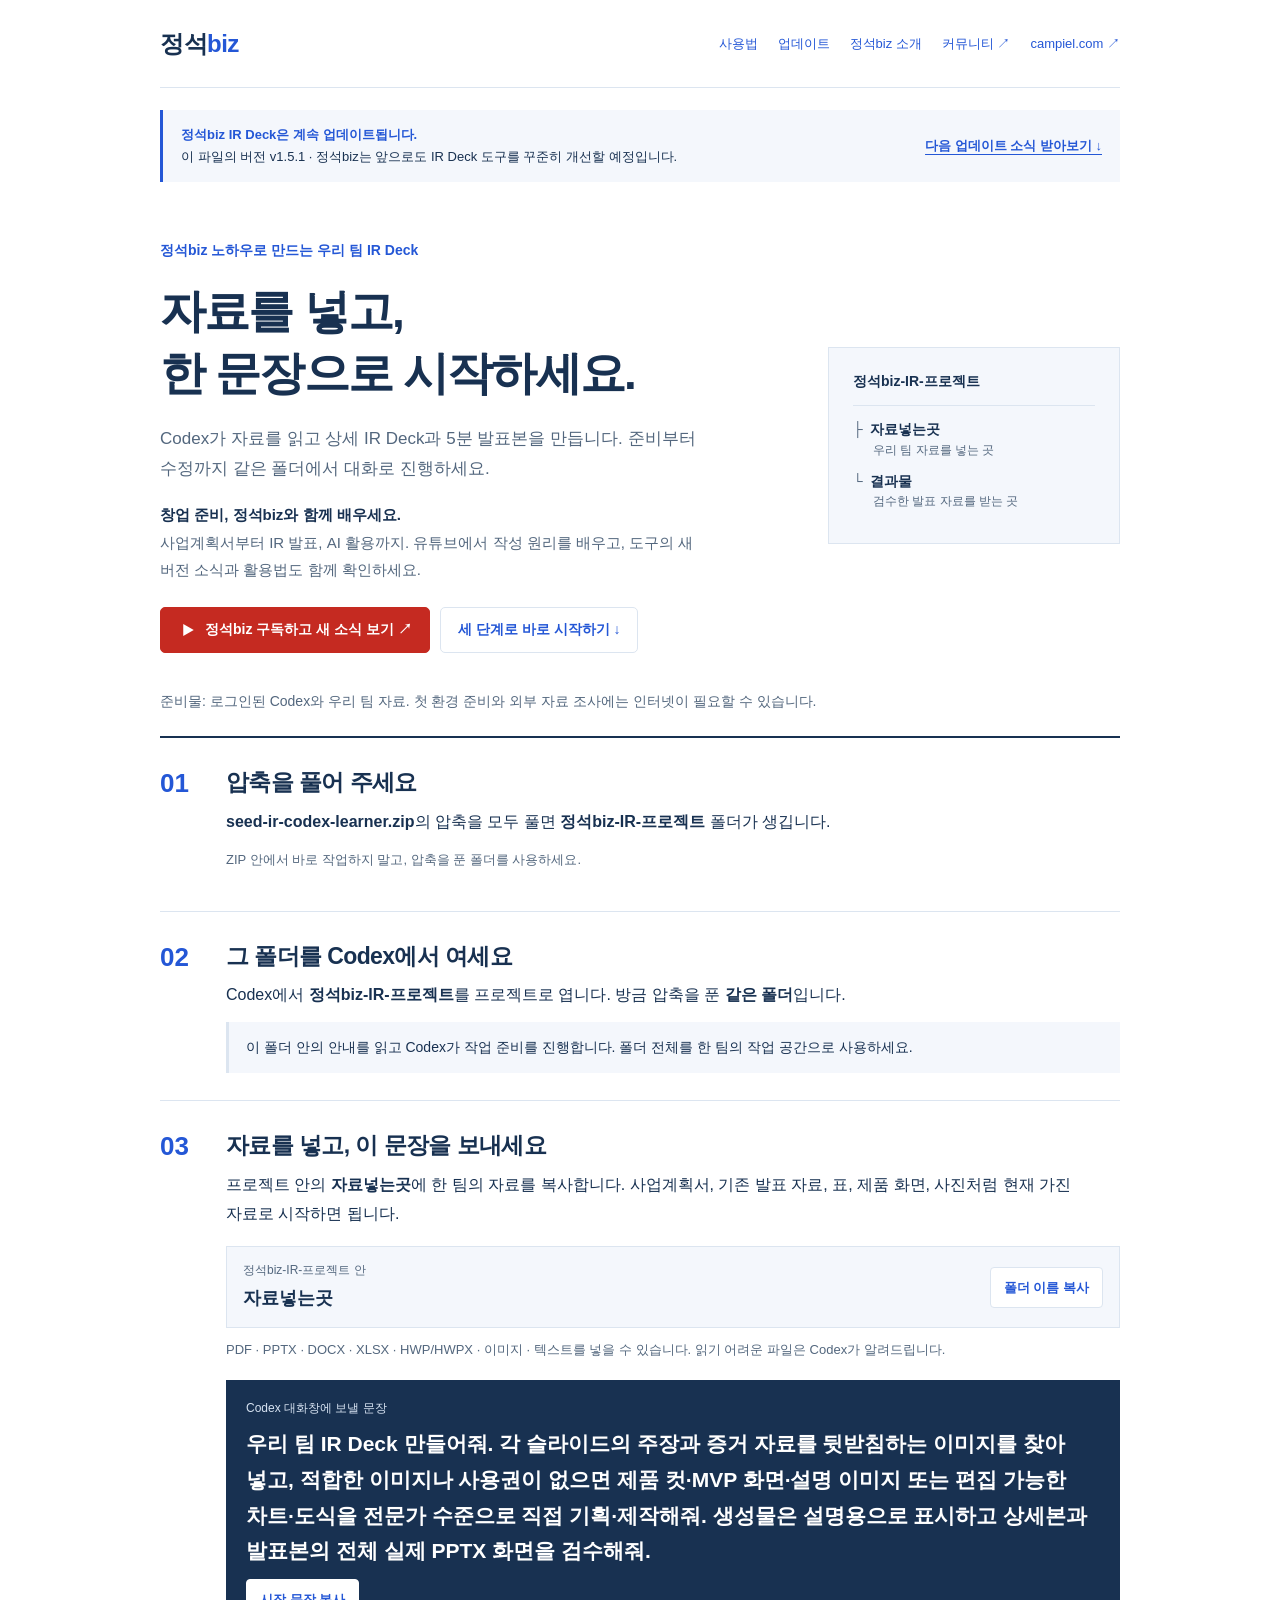
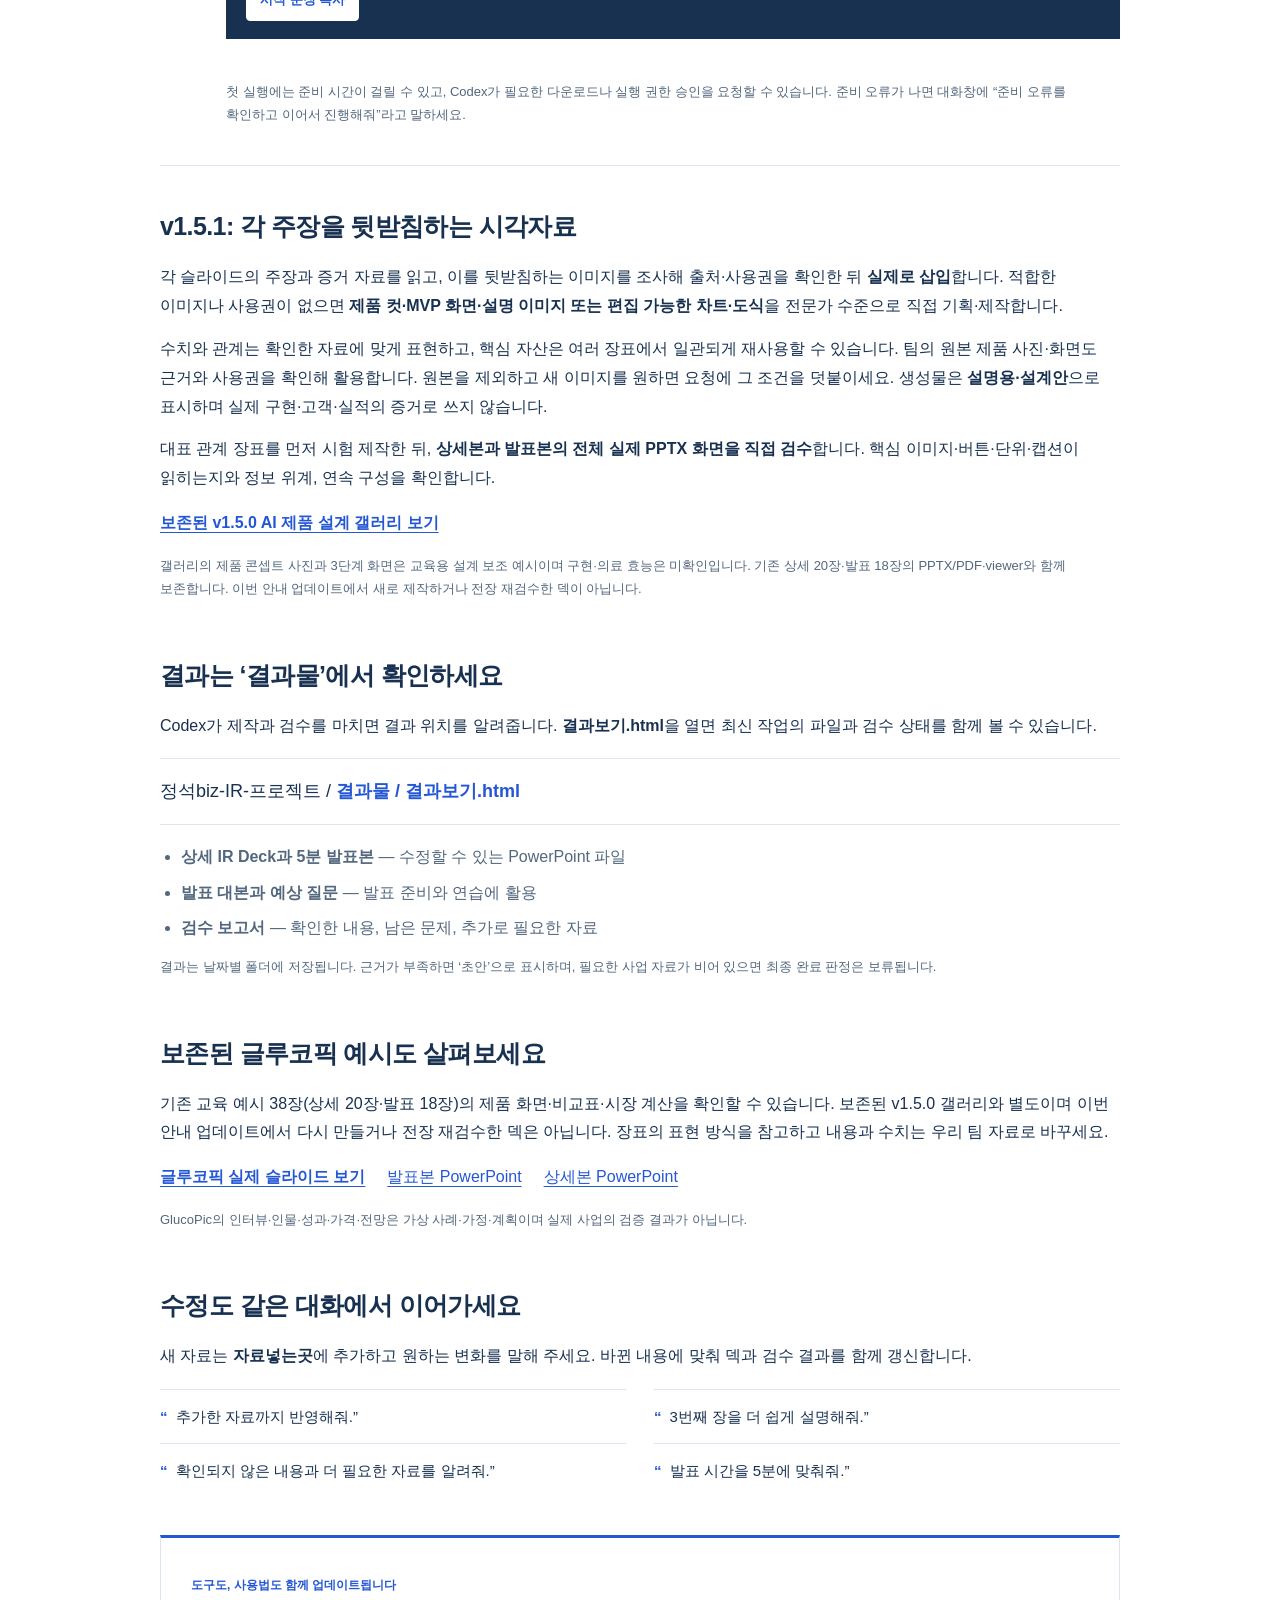
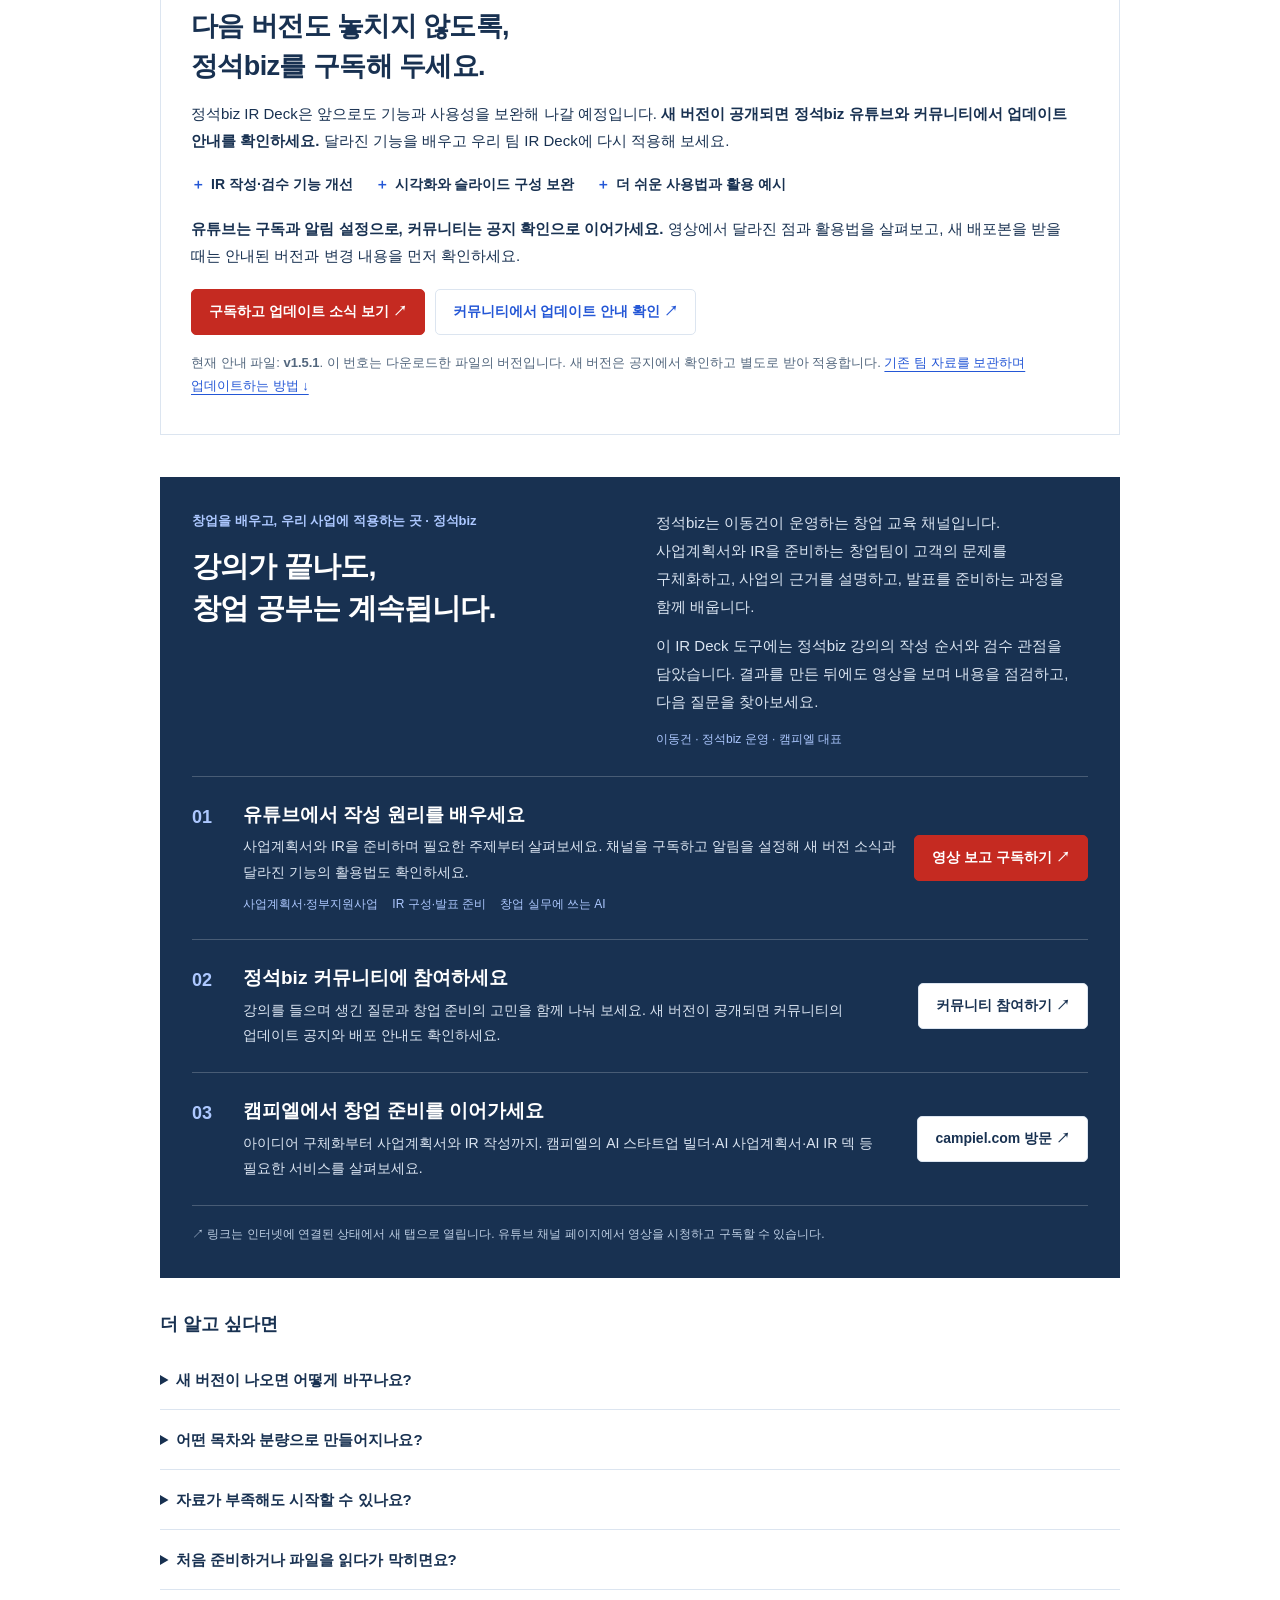
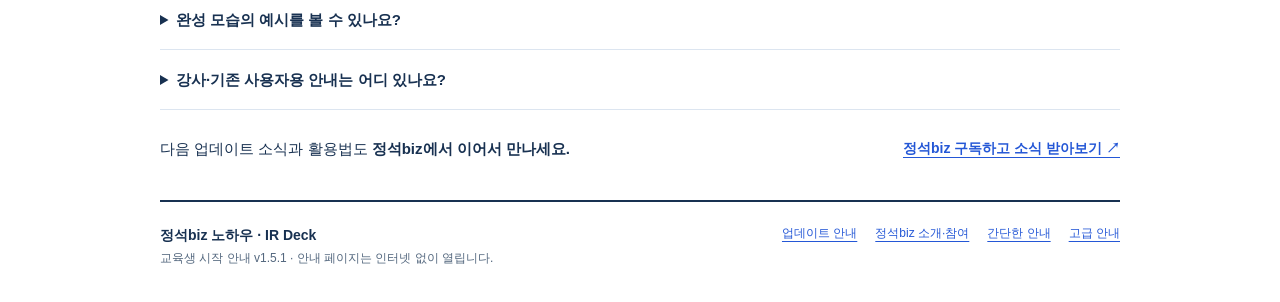
<file: codex/사용설명서.html>
<!doctype html>
<html lang="ko">
<head>
<meta charset="utf-8"><meta name="viewport" content="width=device-width,initial-scale=1"><meta name="color-scheme" content="light">
<title>정석biz · 함께 배우고 만드는 IR Deck v1.5.1</title>
<meta name="description" content="정석biz와 함께 사업계획서·IR·AI 활용을 배우고, 우리 팀 IR Deck을 만들어 보세요. 세 단계 사용법과 새 버전 소식·유튜브 구독·커뮤니티·캠피엘 안내를 제공합니다.">
<style>
:root{--ink:#183151;--blue:#2457d6;--muted:#53677e;--line:#dce5f0;--soft:#f4f7fc;--white:#fff}*{box-sizing:border-box}html{scroll-behavior:smooth;scroll-padding-top:24px}body{margin:0;background:var(--white);color:var(--ink);font:16px/1.8 "Malgun Gothic","Apple SD Gothic Neo",sans-serif;word-break:keep-all}a{color:var(--blue);text-underline-offset:4px}a:hover{color:var(--ink)}button,textarea{font:inherit}button{cursor:pointer}button:focus-visible,a:focus-visible,summary:focus-visible,textarea:focus-visible{outline:3px solid var(--blue);outline-offset:4px}.skip{position:absolute;top:-70px;left:16px;padding:8px;background:#fff;z-index:2}.skip:focus{top:8px}.wrap{width:min(960px,calc(100% - 64px));margin:auto}.top{display:flex;align-items:center;justify-content:space-between;gap:20px;border-bottom:1px solid var(--line);padding:22px 0;font-size:13px}.brand{font-size:17px;font-weight:800;letter-spacing:-.5px}.version{color:var(--muted);white-space:nowrap}.hero{padding:56px 0 36px;display:grid;grid-template-columns:minmax(0,1fr) 292px;gap:40px;align-items:center}.eyebrow{color:var(--blue);font-size:13px;font-weight:700;margin:0 0 16px}.hero h1{font-size:clamp(32px,4.7vw,46px);line-height:1.35;letter-spacing:-1.8px;margin:0 0 20px}.lead{font-size:17px;color:var(--muted);max-width:540px;margin:0}.folder{border:1px solid var(--line);background:var(--soft);padding:22px 24px;font-size:14px;line-height:1.6}.folder-title{font-weight:700;border-bottom:1px solid var(--line);padding-bottom:13px;margin-bottom:12px;overflow-wrap:anywhere}.folder p{margin:10px 0}.folder small{display:block;color:var(--muted);font-size:12px;padding-left:20px}.branch{color:var(--muted);padding-right:7px}.prepare-note{margin:0 0 22px;color:var(--muted);font-size:14px}.steps{list-style:none;padding:0;margin:0;border-top:2px solid var(--ink)}.step{display:grid;grid-template-columns:46px minmax(0,1fr);gap:20px;padding:27px 0;border-bottom:1px solid var(--line)}.step-num{font-size:26px;color:var(--blue);font-weight:700;line-height:1.4}.step h2{font-size:23px;line-height:1.5;letter-spacing:-.6px;margin:0 0 8px}.step p{margin:7px 0 12px}.filename{overflow-wrap:anywhere;word-break:break-word}.soft{background:var(--soft);padding:13px 17px;font-size:14px;border-left:3px solid var(--line)}.soft p{margin:0}.path-row{display:flex;align-items:center;justify-content:space-between;gap:14px;margin:18px 0 10px;padding:13px 16px;background:var(--soft);border:1px solid var(--line)}.path-row>div{min-width:0}.path-caption{font-size:12px;color:var(--muted);display:block;overflow-wrap:anywhere}.path-name{font-size:18px;font-weight:700;user-select:all}.copy{flex-shrink:0;padding:8px 13px;background:var(--white);color:var(--blue);border:1px solid var(--line);border-radius:4px;font-size:13px;font-weight:700}.copy:hover{border-color:var(--blue)}.small{font-size:13px;color:var(--muted)}.prompt{background:var(--ink);color:#fff;padding:18px 20px;margin:18px 0 12px}.prompt label{display:block;color:#d7e3f2;font-size:12px;margin-bottom:7px}.prompt textarea{display:block;width:100%;min-height:42px;resize:none;background:transparent;color:#fff;border:0;padding:0;margin:0 0 10px;font-size:21px;font-weight:700;line-height:1.7;field-sizing:content;max-height:none;overflow:auto;white-space:pre-wrap;overflow-wrap:anywhere}.prompt .copy{background:#fff;border-color:#fff}.copy-message{font-size:12px;color:var(--blue);min-height:22px;margin:0!important}.section{padding:38px 0 0}.section h2{font-size:25px;margin:0 0 14px;letter-spacing:-.6px}.section p{margin:8px 0 14px}.result-path{font-size:18px;padding:16px 0;border-top:1px solid var(--line);border-bottom:1px solid var(--line);margin:18px 0}.result-path b{color:var(--blue)}.result-list{padding-left:21px;color:var(--muted);margin:12px 0}.result-list li{margin:7px 0}.requests{margin:18px 0 0;padding:0;list-style:none;display:grid;grid-template-columns:1fr 1fr;gap:0 28px}.requests li{padding:13px 0;border-top:1px solid var(--line);font-size:15px}.requests span{color:var(--blue);font-weight:700;margin-right:8px}.more{padding:30px 0 0}.more>h2{font-size:18px;margin:0 0 10px}.more details{border-bottom:1px solid var(--line)}summary{font-size:15px;font-weight:700;cursor:pointer;padding:16px 0;list-style-position:inside}details .detail{padding:0 0 18px;color:var(--muted);font-size:14px}details p{margin:8px 0 14px}.topic-list{list-style:none;margin:14px 0;padding:0;display:grid;grid-template-columns:1fr 1fr;gap:0 24px}.topic-list li{display:flex;gap:10px;padding:8px 0;border-bottom:1px solid var(--line);font-size:13px}.topic-list .idx{color:var(--blue);width:20px;flex-shrink:0}.topic-list b{font-weight:500;color:var(--ink);flex:1}.topic-list em{font-style:normal;white-space:nowrap;font-size:12px;color:var(--muted)}.samples{display:flex;flex-wrap:wrap;gap:10px 22px;margin:16px 0}.footer{border-top:2px solid var(--ink);margin-top:38px;padding:21px 0 32px;display:flex;flex-wrap:wrap;justify-content:space-between;gap:12px;color:var(--muted);font-size:12px}.footer nav{display:flex;gap:18px}
@media(max-width:720px){.wrap{width:calc(100% - 36px)}.top{padding:17px 0;font-size:11px;gap:10px}.brand{font-size:15px}.hero{grid-template-columns:1fr;gap:24px;padding:34px 0 25px}.hero h1{font-size:34px;letter-spacing:-1.5px}.folder{padding:16px 20px;max-width:100%}.folder-title{padding-bottom:8px;margin-bottom:8px}.folder p{margin:7px 0}.step{grid-template-columns:31px minmax(0,1fr);gap:12px;padding:23px 0}.step h2{font-size:21px}.step-num{font-size:22px}.path-row{padding:12px;gap:9px;align-items:start}.path-name{font-size:17px}.copy{font-size:12px;padding:7px 10px}.prompt{padding:16px}.prompt textarea{font-size:18px;min-height:62px}.requests,.topic-list{grid-template-columns:1fr}.section{padding-top:30px}.section h2{font-size:23px}.result-path{font-size:16px}.footer{display:block}.footer nav{margin-top:8px}.version{font-size:11px}}@media(prefers-reduced-motion:reduce){html{scroll-behavior:auto}}
.top .brand{font-size:24px;white-space:nowrap;text-decoration:none;color:var(--ink)}.brand em{font-style:normal;color:var(--blue)}.top-nav{display:flex;flex-wrap:wrap;justify-content:flex-end;gap:8px 20px;font-size:13px}.top-nav a{text-decoration:none}.hero .eyebrow{font-size:14px}.brand-intro{max-width:560px;font-size:15px;line-height:1.85;margin:16px 0 0;color:var(--muted)}.brand-intro strong{color:var(--ink)}.hero-actions{display:flex;flex-wrap:wrap;gap:10px;margin-top:23px}.action{display:inline-flex;align-items:center;justify-content:center;gap:9px;padding:11px 17px;border:1px solid var(--line);border-radius:5px;font-size:14px;font-weight:700;line-height:1.55;text-decoration:none;background:#fff}.action.youtube{background:#c52a21;border-color:#c52a21;color:#fff}.action.youtube:hover{background:#a61c15}.play{width:18px;height:18px;flex-shrink:0}.hero-actions .action:not(.youtube):hover{background:var(--soft)}.learn{margin-top:42px;padding:32px;background:var(--ink);color:#fff}.learn-intro{display:grid;grid-template-columns:1fr 1fr;gap:32px;padding-bottom:26px;border-bottom:1px solid #ffffff35}.learn .eyebrow{color:#adc8ff;margin-bottom:12px}.learn h2{font-size:29px;line-height:1.45;letter-spacing:-.8px;margin:0}.learn-copy p{font-size:15px;line-height:1.85;color:#dbe5f2;margin:0 0 12px}.learn-copy .byline{font-size:12px;color:#adc8ff;margin:0}.learning-paths{list-style:none;margin:0;padding:0}.learning-paths li{display:grid;grid-template-columns:34px minmax(0,1fr) auto;gap:17px;align-items:center;padding:24px 0;border-bottom:1px solid #ffffff35}.learning-paths .path-number{color:#adc8ff;font-size:18px;font-weight:700;align-self:start}.learning-paths h3{font-size:19px;margin:0 0 5px;line-height:1.5}.learning-paths p{font-size:14px;color:#dbe5f2;margin:0;line-height:1.8}.learning-paths .action{white-space:nowrap;color:var(--ink)}.learning-paths .youtube{color:#fff}.learn-note{font-size:12px;color:#bdcee3;margin:18px 0 0}.learning-topics{display:flex;flex-wrap:wrap;gap:5px 14px;font-size:12px;color:#adc8ff;margin-top:9px}.closing{padding:25px 0 0;display:flex;justify-content:space-between;align-items:center;gap:20px}.closing p{margin:0;font-size:15px}.closing a{font-size:14px;font-weight:700;white-space:nowrap}.footer nav{flex-wrap:wrap}.footer .brand-signoff{font-size:14px;color:var(--ink);font-weight:700}.footer small{font-size:12px}
@media(max-width:720px){.top{align-items:flex-start}.top .brand{font-size:23px}.top-nav{gap:5px 12px;font-size:12px;max-width:210px}.hero .eyebrow{font-size:12px}.hero-actions{gap:8px}.action{padding:11px 13px}.learn{padding:24px 20px;margin-top:32px}.learn-intro{grid-template-columns:1fr;gap:18px}.learn h2{font-size:26px}.learning-paths li{grid-template-columns:26px minmax(0,1fr);gap:9px 12px}.learning-paths .action{grid-column:2;justify-self:start;margin-top:5px;white-space:normal}.learning-paths h3{font-size:18px}.closing{align-items:flex-start;flex-direction:column;gap:10px}.footer{margin-top:28px}}
.update-strip{display:flex;align-items:center;justify-content:space-between;gap:16px;margin-top:22px;padding:14px 18px;background:var(--soft);border-left:3px solid var(--blue);font-size:13px;line-height:1.7}.update-strip p{margin:0}.update-strip b{color:var(--blue)}.update-strip a{font-weight:700;white-space:nowrap}.updates{margin-top:38px;padding:28px 30px;border:1px solid var(--line);border-top:3px solid var(--blue)}.updates h2{font-size:27px;line-height:1.5;margin:0 0 13px;letter-spacing:-.6px}.updates p{margin:9px 0;font-size:15px}.updates .eyebrow{font-size:12px}.updates .hero-actions{margin-top:20px}.updates .update-note{font-size:13px;color:var(--muted);margin-top:16px}.update-benefits{display:flex;flex-wrap:wrap;gap:8px 22px;padding:0;margin:18px 0;list-style:none;font-size:14px;font-weight:700}.update-benefits li::before{content:'＋';color:var(--blue);margin-right:6px}.upgrade-steps{padding-left:22px}.upgrade-steps li{margin:12px 0}.upgrade-steps b{color:var(--ink)}.update-version{font-variant-numeric:tabular-nums}.update-footnote{font-size:12px;color:var(--muted)}@media(max-width:720px){.update-strip{align-items:flex-start;flex-direction:column;gap:7px;padding:13px 15px;font-size:12px}.updates{padding:23px 20px}.updates h2{font-size:24px}.update-benefits{display:block}.update-benefits li{margin:8px 0}.updates .hero-actions{flex-direction:column;align-items:flex-start}.update-strip a{white-space:normal}}
</style>
</head>
<body>
<a class="skip" href="#start">시작 안내로 건너뛰기</a><div class="wrap">
<header class="top"><a class="brand" href="#about" aria-label="정석biz 소개">정석<em>biz</em></a><nav class="top-nav" aria-label="정석biz와 함께하기"><a href="#start">사용법</a><a href="#updates">업데이트</a><a href="#about">정석biz 소개</a><a href="https://bit.ly/startup_bizplan" target="_blank" rel="noopener noreferrer">커뮤니티 ↗</a><a href="https://campiel.com" target="_blank" rel="noopener noreferrer">campiel.com ↗</a></nav></header>
<main>
<aside class="update-strip" aria-label="새 버전 소식"><p><b>정석biz IR Deck은 계속 업데이트됩니다.</b><br><span class="update-version">이 파일의 버전 v1.5.1</span> · 정석biz는 앞으로도 IR Deck 도구를 꾸준히 개선할 예정입니다.</p><a href="#updates">다음 업데이트 소식 받아보기 ↓</a></aside>
<section class="hero" aria-labelledby="title"><div><p class="eyebrow">정석biz 노하우로 만드는 우리 팀 IR Deck</p><h1 id="title">자료를 넣고,<br>한 문장으로 시작하세요.</h1><p class="lead">Codex가 자료를 읽고 상세 IR Deck과 5분 발표본을 만듭니다. 준비부터 수정까지 같은 폴더에서 대화로 진행하세요.</p><p class="brand-intro"><strong>창업 준비, 정석biz와 함께 배우세요.</strong><br>사업계획서부터 IR 발표, AI 활용까지. 유튜브에서 작성 원리를 배우고, 도구의 새 버전 소식과 활용법도 함께 확인하세요.</p><div class="hero-actions"><a class="action youtube" href="https://www.youtube.com/@%EC%A0%95%EC%84%9DBiz" target="_blank" rel="noopener noreferrer"><svg class="play" viewBox="0 0 24 24" aria-hidden="true"><path fill="currentColor" d="M7 4v16l14-8z"/></svg>정석biz 구독하고 새 소식 보기 ↗</a><a class="action" href="#start">세 단계로 바로 시작하기 ↓</a></div></div><div class="folder" aria-label="프로젝트 폴더와 주요 위치"><div class="folder-title">정석biz-IR-프로젝트</div><p><span class="branch">├</span><b>자료넣는곳</b><small>우리 팀 자료를 넣는 곳</small></p><p><span class="branch">└</span><b>결과물</b><small>검수한 발표 자료를 받는 곳</small></p></div></section>
<p class="prepare-note">준비물: 로그인된 Codex와 우리 팀 자료. 첫 환경 준비와 외부 자료 조사에는 인터넷이 필요할 수 있습니다.</p>
<ol class="steps" id="start">
<li class="step"><span class="step-num" aria-hidden="true">01</span><div><h2>압축을 풀어 주세요</h2><p><b class="filename">seed-ir-codex-learner.zip</b>의 압축을 모두 풀면 <b class="filename">정석biz-IR-프로젝트</b> 폴더가 생깁니다.</p><p class="small">ZIP 안에서 바로 작업하지 말고, 압축을 푼 폴더를 사용하세요.</p></div></li>
<li class="step"><span class="step-num" aria-hidden="true">02</span><div><h2>그 폴더를 Codex에서 여세요</h2><p>Codex에서 <b class="filename">정석biz-IR-프로젝트</b>를 프로젝트로 엽니다. 방금 압축을 푼 <b>같은 폴더</b>입니다.</p><div class="soft"><p>이 폴더 안의 안내를 읽고 Codex가 작업 준비를 진행합니다. 폴더 전체를 한 팀의 작업 공간으로 사용하세요.</p></div></div></li>
<li class="step"><span class="step-num" aria-hidden="true">03</span><div><h2>자료를 넣고, 이 문장을 보내세요</h2><p>프로젝트 안의 <b>자료넣는곳</b>에 한 팀의 자료를 복사합니다. 사업계획서, 기존 발표 자료, 표, 제품 화면, 사진처럼 현재 가진 자료로 시작하면 됩니다.</p>
<div class="path-row"><div><span class="path-caption">정석biz-IR-프로젝트 안</span><span class="path-name" id="materials-path">자료넣는곳</span></div><button class="copy" type="button" data-copy="materials-path" data-label="자료 폴더 이름">폴더 이름 복사</button></div>
<p class="small">PDF · PPTX · DOCX · XLSX · HWP/HWPX · 이미지 · 텍스트를 넣을 수 있습니다. 읽기 어려운 파일은 Codex가 알려드립니다.</p>
<div class="prompt"><label for="start-prompt">Codex 대화창에 보낼 문장</label><textarea id="start-prompt" readonly rows="6" wrap="soft" spellcheck="false">우리 팀 IR Deck 만들어줘. 각 슬라이드의 주장과 증거 자료를 뒷받침하는 이미지를 찾아 넣고, 적합한 이미지나 사용권이 없으면 제품 컷·MVP 화면·설명 이미지 또는 편집 가능한 차트·도식을 전문가 수준으로 직접 기획·제작해줘. 생성물은 설명용으로 표시하고 상세본과 발표본의 전체 실제 PPTX 화면을 검수해줘.</textarea><button class="copy" type="button" data-copy="start-prompt" data-label="시작 문장">시작 문장 복사</button></div>
<p class="copy-message" id="copy-message" role="status" aria-live="polite"></p><p class="small">첫 실행에는 준비 시간이 걸릴 수 있고, Codex가 필요한 다운로드나 실행 권한 승인을 요청할 수 있습니다. 준비 오류가 나면 대화창에 “준비 오류를 확인하고 이어서 진행해줘”라고 말하세요.</p></div></li>
</ol>
<section class="section" id="whats-new" aria-labelledby="new-title"><h2 id="new-title">v1.5.1: 각 주장을 뒷받침하는 시각자료</h2><p>각 슬라이드의 주장과 증거 자료를 읽고, 이를 뒷받침하는 이미지를 조사해 출처·사용권을 확인한 뒤 <b>실제로 삽입</b>합니다. 적합한 이미지나 사용권이 없으면 <b>제품 컷·MVP 화면·설명 이미지 또는 편집 가능한 차트·도식</b>을 전문가 수준으로 직접 기획·제작합니다.</p><p>수치와 관계는 확인한 자료에 맞게 표현하고, 핵심 자산은 여러 장표에서 일관되게 재사용할 수 있습니다. 팀의 원본 제품 사진·화면도 근거와 사용권을 확인해 활용합니다. 원본을 제외하고 새 이미지를 원하면 요청에 그 조건을 덧붙이세요. 생성물은 <b>설명용·설계안</b>으로 표시하며 실제 구현·고객·실적의 증거로 쓰지 않습니다.</p><p>대표 관계 장표를 먼저 시험 제작한 뒤, <b>상세본과 발표본의 전체 실제 PPTX 화면을 직접 검수</b>합니다. 핵심 이미지·버튼·단위·캡션이 읽히는지와 정보 위계, 연속 구성을 확인합니다.</p><div class="samples"><a href="examples/visual-design-guide.html"><b>보존된 v1.5.0 AI 제품 설계 갤러리 보기</b></a></div><p class="small">갤러리의 제품 콘셉트 사진과 3단계 화면은 교육용 설계 보조 예시이며 구현·의료 효능은 미확인입니다. 기존 상세 20장·발표 18장의 PPTX/PDF·viewer와 함께 보존합니다. 이번 안내 업데이트에서 새로 제작하거나 전장 재검수한 덱이 아닙니다.</p></section>
<section class="section" aria-labelledby="results"><h2 id="results">결과는 ‘결과물’에서 확인하세요</h2><p>Codex가 제작과 검수를 마치면 결과 위치를 알려줍니다. <b>결과보기.html</b>을 열면 최신 작업의 파일과 검수 상태를 함께 볼 수 있습니다.</p><div class="result-path">정석biz-IR-프로젝트 / <b>결과물 / 결과보기.html</b></div><ul class="result-list"><li><b>상세 IR Deck과 5분 발표본</b> — 수정할 수 있는 PowerPoint 파일</li><li><b>발표 대본과 예상 질문</b> — 발표 준비와 연습에 활용</li><li><b>검수 보고서</b> — 확인한 내용, 남은 문제, 추가로 필요한 자료</li></ul><p class="small">결과는 날짜별 폴더에 저장됩니다. 근거가 부족하면 ‘초안’으로 표시하며, 필요한 사업 자료가 비어 있으면 최종 완료 판정은 보류됩니다.</p></section>
<section class="section" aria-labelledby="sample"><h2 id="sample">보존된 글루코픽 예시도 살펴보세요</h2><p>기존 교육 예시 38장(상세 20장·발표 18장)의 제품 화면·비교표·시장 계산을 확인할 수 있습니다. 보존된 v1.5.0 갤러리와 별도이며 이번 안내 업데이트에서 다시 만들거나 전장 재검수한 덱은 아닙니다. 장표의 표현 방식을 참고하고 내용과 수치는 우리 팀 자료로 바꾸세요.</p><div class="samples"><a href="examples/demo-viewer.html"><b>글루코픽 실제 슬라이드 보기</b></a><a href="examples/demo-deck.pptx">발표본 PowerPoint</a><a href="examples/demo-master-deck.pptx">상세본 PowerPoint</a></div><p class="small">GlucoPic의 인터뷰·인물·성과·가격·전망은 가상 사례·가정·계획이며 실제 사업의 검증 결과가 아닙니다.</p></section>
<section class="section" aria-labelledby="iterate"><h2 id="iterate">수정도 같은 대화에서 이어가세요</h2><p>새 자료는 <b>자료넣는곳</b>에 추가하고 원하는 변화를 말해 주세요. 바뀐 내용에 맞춰 덱과 검수 결과를 함께 갱신합니다.</p><ul class="requests"><li><span>“</span>추가한 자료까지 반영해줘.”</li><li><span>“</span>3번째 장을 더 쉽게 설명해줘.”</li><li><span>“</span>확인되지 않은 내용과 더 필요한 자료를 알려줘.”</li><li><span>“</span>발표 시간을 5분에 맞춰줘.”</li></ul></section>
<section class="updates" id="updates" aria-labelledby="updates-title">
<p class="eyebrow">도구도, 사용법도 함께 업데이트됩니다</p><h2 id="updates-title">다음 버전도 놓치지 않도록,<br>정석biz를 구독해 두세요.</h2>
<p>정석biz IR Deck은 앞으로도 기능과 사용성을 보완해 나갈 예정입니다. <b>새 버전이 공개되면 정석biz 유튜브와 커뮤니티에서 업데이트 안내를 확인하세요.</b> 달라진 기능을 배우고 우리 팀 IR Deck에 다시 적용해 보세요.</p>
<ul class="update-benefits" aria-label="앞으로 보완해 나갈 내용"><li>IR 작성·검수 기능 개선</li><li>시각화와 슬라이드 구성 보완</li><li>더 쉬운 사용법과 활용 예시</li></ul>
<p><b>유튜브는 구독과 알림 설정으로, 커뮤니티는 공지 확인으로 이어가세요.</b> 영상에서 달라진 점과 활용법을 살펴보고, 새 배포본을 받을 때는 안내된 버전과 변경 내용을 먼저 확인하세요.</p>
<div class="hero-actions"><a class="action youtube" href="https://www.youtube.com/@%EC%A0%95%EC%84%9DBiz" target="_blank" rel="noopener noreferrer">구독하고 업데이트 소식 보기 ↗</a><a class="action" href="https://bit.ly/startup_bizplan" target="_blank" rel="noopener noreferrer">커뮤니티에서 업데이트 안내 확인 ↗</a></div>
<p class="update-note">현재 안내 파일: <b>v1.5.1</b>. 이 번호는 다운로드한 파일의 버전입니다. 새 버전은 공지에서 확인하고 별도로 받아 적용합니다. <a href="#upgrade-help">기존 팀 자료를 보관하며 업데이트하는 방법 ↓</a></p>
</section>
<section class="learn" id="about" aria-labelledby="about-title">
<div class="learn-intro"><div><p class="eyebrow">창업을 배우고, 우리 사업에 적용하는 곳 · 정석biz</p><h2 id="about-title">강의가 끝나도,<br>창업 공부는 계속됩니다.</h2></div><div class="learn-copy"><p>정석biz는 이동건이 운영하는 창업 교육 채널입니다. 사업계획서와 IR을 준비하는 창업팀이 고객의 문제를 구체화하고, 사업의 근거를 설명하고, 발표를 준비하는 과정을 함께 배웁니다.</p><p>이 IR Deck 도구에는 정석biz 강의의 작성 순서와 검수 관점을 담았습니다. 결과를 만든 뒤에도 영상을 보며 내용을 점검하고, 다음 질문을 찾아보세요.</p><p class="byline">이동건 · 정석biz 운영 · 캠피엘 대표</p></div></div>
<ol class="learning-paths">
<li><span class="path-number" aria-hidden="true">01</span><div><h3>유튜브에서 작성 원리를 배우세요</h3><p>사업계획서와 IR을 준비하며 필요한 주제부터 살펴보세요. 채널을 구독하고 알림을 설정해 새 버전 소식과 달라진 기능의 활용법도 확인하세요.</p><div class="learning-topics"><span>사업계획서·정부지원사업</span><span>IR 구성·발표 준비</span><span>창업 실무에 쓰는 AI</span></div></div><a class="action youtube" href="https://www.youtube.com/@%EC%A0%95%EC%84%9DBiz" target="_blank" rel="noopener noreferrer">영상 보고 구독하기 ↗</a></li>
<li><span class="path-number" aria-hidden="true">02</span><div><h3>정석biz 커뮤니티에 참여하세요</h3><p>강의를 들으며 생긴 질문과 창업 준비의 고민을 함께 나눠 보세요. 새 버전이 공개되면 커뮤니티의 업데이트 공지와 배포 안내도 확인하세요.</p></div><a class="action" href="https://bit.ly/startup_bizplan" target="_blank" rel="noopener noreferrer">커뮤니티 참여하기 ↗</a></li>
<li><span class="path-number" aria-hidden="true">03</span><div><h3>캠피엘에서 창업 준비를 이어가세요</h3><p>아이디어 구체화부터 사업계획서와 IR 작성까지. 캠피엘의 AI 스타트업 빌더·AI 사업계획서·AI IR 덱 등 필요한 서비스를 살펴보세요.</p></div><a class="action" href="https://campiel.com" target="_blank" rel="noopener noreferrer">campiel.com 방문 ↗</a></li>
</ol><p class="learn-note">↗ 링크는 인터넷에 연결된 상태에서 새 탭으로 열립니다. 유튜브 채널 페이지에서 영상을 시청하고 구독할 수 있습니다.</p>
</section>
<section class="more" aria-label="필요할 때 확인할 안내"><h2>더 알고 싶다면</h2>
<details id="upgrade-help"><summary>새 버전이 나오면 어떻게 바꾸나요?</summary><div class="detail"><p><b>기존 프로젝트는 보관하고 새 배포본을 별도 폴더에서 시작하세요.</b> 다운로드한 ZIP을 기존 작업 폴더에 바로 덮어쓰지 마세요.</p><ol class="upgrade-steps"><li><b>공지 확인:</b> 정석biz 유튜브·커뮤니티에서 새 버전과 변경 내용, 배포 안내를 확인합니다. 같은 버전이면 다시 받을 필요가 없습니다.</li><li><b>기존 작업 보관:</b> 현재 프로젝트 폴더 전체를 복사해 보관합니다. 우리 팀 원본 자료, 수정한 원고, 결과물을 함께 남겨 두세요.</li><li><b>새 폴더에서 시작:</b> 새 ZIP은 기존 폴더와 다른 위치에 모두 풀고, 새 프로젝트의 <b>자료넣는곳</b>에 우리 팀 원본 자료를 복사합니다. 새 폴더를 Codex에서 여세요.</li><li><b>이전 수정 내용 확인:</b> 이전 원고와 수정 사항까지 이어가려면 Codex에 이전 프로젝트 위치를 알려주고 “이전 자료와 수정 내용을 확인하고, 새 버전에서 이어갈 방법을 먼저 정리해줘”라고 요청하세요. 공지에 별도 이관 방법이 있다면 그 안내를 따르세요.</li></ol><p>기존 원고와 수정 이력은 자동으로 옮겨지지 않습니다. 이 HTML은 내려받은 버전의 안내서이며 자동 업데이트 기능이 없으므로, 구독 후 알림 설정과 커뮤니티 공지 확인을 함께 활용하세요.</p></div></details>
<details><summary>어떤 목차와 분량으로 만들어지나요?</summary><div class="detail"><p>정석biz 노하우를 바탕으로 아래 <b>14개 목차를 순서대로</b> 구성합니다. 상세본과 발표본 모두 <b>최소 18장</b>이며, 2장으로 표시한 목차는 각각 독립된 장표를 최소 2장씩 만듭니다.</p><ol class="topic-list">
<li><span class="idx">01</span><b>표지</b><em>1장 이상</em></li><li><span class="idx">02</span><b>문제 배경 및 최근 트렌드</b><em>1장 이상</em></li><li><span class="idx">03</span><b>문제 정의</b><em>2장 이상</em></li><li><span class="idx">04</span><b>기존 대체재의 문제점</b><em>2장 이상</em></li><li><span class="idx">05</span><b>해결방안</b><em>1장 이상</em></li><li><span class="idx">06</span><b>제품 및 서비스 소개</b><em>2장 이상</em></li><li><span class="idx">07</span><b>초기 고객 반응</b><em>1장 이상</em></li><li><span class="idx">08</span><b>수익 모델</b><em>1장 이상</em></li><li><span class="idx">09</span><b>시장 규모</b><em>1장 이상</em></li><li><span class="idx">10</span><b>초기 시장 진입 전략</b><em>2장 이상</em></li><li><span class="idx">11</span><b>성장 전략</b><em>1장 이상</em></li><li><span class="idx">12</span><b>마일스톤</b><em>1장 이상</em></li><li><span class="idx">13</span><b>팀 구성</b><em>1장 이상</em></li><li><span class="idx">14</span><b>비전</b><em>1장 이상</em></li>
</ol><p>5분 발표본의 기본 시간은 <b>300초</b>입니다. 문제 정의·기존 대체재의 문제점·제품 및 서비스 소개는 각 40초, 초기 시장 진입 전략은 30초를 배분합니다. 나머지는 표지 10초, 배경 15초, 해결방안·초기 고객 반응·수익 모델·시장 규모 각 20초, 성장 전략·마일스톤 각 15초, 팀 구성 10초, 비전 5초가 기본값입니다. 실제 발표 연습으로 시간을 조정하세요.</p><p>이번 교육 범위에서는 <b>투자 요청·투자금 조달·투자 금액·자금 사용 계획</b>을 덱·대본·질문에 넣지 않습니다. 마일스톤은 목표와 일정, 확인할 결과로 구성합니다.</p></div></details>
<details><summary>자료가 부족해도 시작할 수 있나요?</summary><div class="detail"><p>현재 가진 자료로 초안을 만들 수 있습니다. Codex는 사실·가정·계획을 구분하고, 모르는 값은 모르는 상태로 남깁니다. 외부 시장 통계를 우리 팀의 매출이나 고객 성과로 바꾸지 않습니다.</p><p>최종 완료에는 질문별 사업 근거와 실제 PPTX 화면 검수가 필요합니다. 중요한 자료가 없거나 검수가 끝나지 않았다면 보고서에 남기고 초안으로 제공합니다. 완성된 디자인 자체가 사업의 사실성을 증명하지는 않습니다.</p></div></details>
<details><summary>처음 준비하거나 파일을 읽다가 막히면요?</summary><div class="detail"><p>필요한 실행 환경은 Codex가 준비합니다. 처음에는 인터넷 연결과 권한 승인이 필요할 수 있으며, 모든 컴퓨터에서 추가 준비 없이 실행된다고 보장하지는 않습니다. 오류가 나면 같은 대화에서 오류를 확인하고 이어서 진행해 달라고 요청하세요.</p><p>스캔 문서, 암호 파일, 오래된 HWP, 손상된 파일은 내용이 일부만 읽힐 수 있습니다. Codex가 요청하면 해당 자료를 읽을 수 있는 PDF나 HWPX 등으로 다시 제공하세요. 표의 단위·수식, 이미지 속 글자와 제품 화면의 시연 숫자는 원문 확인이 필요합니다.</p><p>인터넷 조사나 검수를 수행하지 못하면 완료로 표시하지 않습니다. 다른 팀 자료는 같은 폴더에 섞지 마세요.</p></div></details>
<details><summary>완성 모습의 예시를 볼 수 있나요?</summary><div class="detail"><p><b>글루코픽(GlucoPic)은 사용자 소유의 교육용 가상 사업</b>입니다. 인터뷰·고객 반응·인물·가격·성과·전망은 가상 사례, 가정 또는 계획입니다. 메시지와 증거의 배치, 제품 화면의 확대, 비교표와 시장 계산의 표현 방식을 참고하세요.</p><div class="samples"><a href="examples/demo-viewer.html"><b>글루코픽 실제 슬라이드 보기</b></a><a href="examples/demo-deck.pptx">발표본 PowerPoint</a><a href="examples/demo-master-deck.pptx">상세본 PowerPoint</a><a href="examples/demo-deck.pdf">발표본 PDF</a><a href="examples/demo-master-deck.pdf">상세본 PDF</a></div><p>예시의 사업 내용과 숫자는 우리 팀 자료로 바꿔야 합니다. 공개 ZIP에는 실제 참가팀의 자료나 분석 결과를 넣지 않습니다.</p></div></details>
<details><summary>강사·기존 사용자용 안내는 어디 있나요?</summary><div class="detail"><p><a href="docs/advanced-guide.html">고급 안내</a>에서 환경 준비, 검수 기록, 기존 프로젝트와 수동 설치 참고 절차를 확인할 수 있습니다. 기존 프로젝트는 그 프로젝트의 자료 폴더와 설정을 유지합니다.</p><p>교육생은 이 페이지의 세 단계로 시작하면 됩니다. 글로 된 짧은 안내는 <a href="docs/beginner-start.md">시작 안내문</a>에 있습니다.</p></div></details>
</section>
<div class="closing"><p>다음 업데이트 소식과 활용법도 <b>정석biz에서 이어서 만나세요.</b></p><a href="https://www.youtube.com/@%EC%A0%95%EC%84%9DBiz" target="_blank" rel="noopener noreferrer">정석biz 구독하고 소식 받아보기 ↗</a></div>
</main>
<footer class="footer"><span><span class="brand-signoff">정석biz 노하우 · IR Deck</span><br><small>교육생 시작 안내 v1.5.1 · 안내 페이지는 인터넷 없이 열립니다.</small></span><nav aria-label="추가 안내"><a href="#updates">업데이트 안내</a><a href="#about">정석biz 소개·참여</a><a href="README.md">간단한 안내</a><a href="docs/advanced-guide.html">고급 안내</a></nav></footer>
</div>
<script>
(function(){
const status=document.getElementById('copy-message');
const startPrompt=document.getElementById('start-prompt');
function fitStartPrompt(){if(startPrompt){startPrompt.style.height='auto';startPrompt.style.height=startPrompt.scrollHeight+'px';}}
fitStartPrompt();window.addEventListener('resize',fitStartPrompt);
function selectContent(target){if(target.tagName==='TEXTAREA'){target.focus();target.select();target.setSelectionRange(0,target.value.length);}else{const range=document.createRange();range.selectNodeContents(target);const selection=window.getSelection();selection.removeAllRanges();selection.addRange(range);}}
async function copyText(target){const text=target.value===undefined?target.textContent:target.value;if(navigator.clipboard&&window.isSecureContext){try{await navigator.clipboard.writeText(text);return true;}catch(e){}}const helper=document.createElement('textarea');helper.value=text;helper.setAttribute('aria-hidden','true');helper.style.cssText='position:fixed;left:-9999px;top:0';document.body.appendChild(helper);helper.focus();helper.select();let copied=false;try{copied=document.execCommand('copy');}catch(e){}helper.remove();return copied;}
document.querySelectorAll('[data-copy]').forEach(function(button){button.addEventListener('click',async function(){const target=document.getElementById(button.dataset.copy);const copied=await copyText(target);if(copied){button.focus();status.textContent=button.dataset.label+'을 복사했습니다.';const prior=button.textContent;button.textContent='복사됨';window.setTimeout(function(){button.textContent=prior;},1600);}else{selectContent(target);status.textContent='자동 복사가 지원되지 않아 내용을 선택했습니다. Ctrl+C 또는 ⌘C로 복사하세요.';}});});
})();
</script>
</body>
</html>
</file>
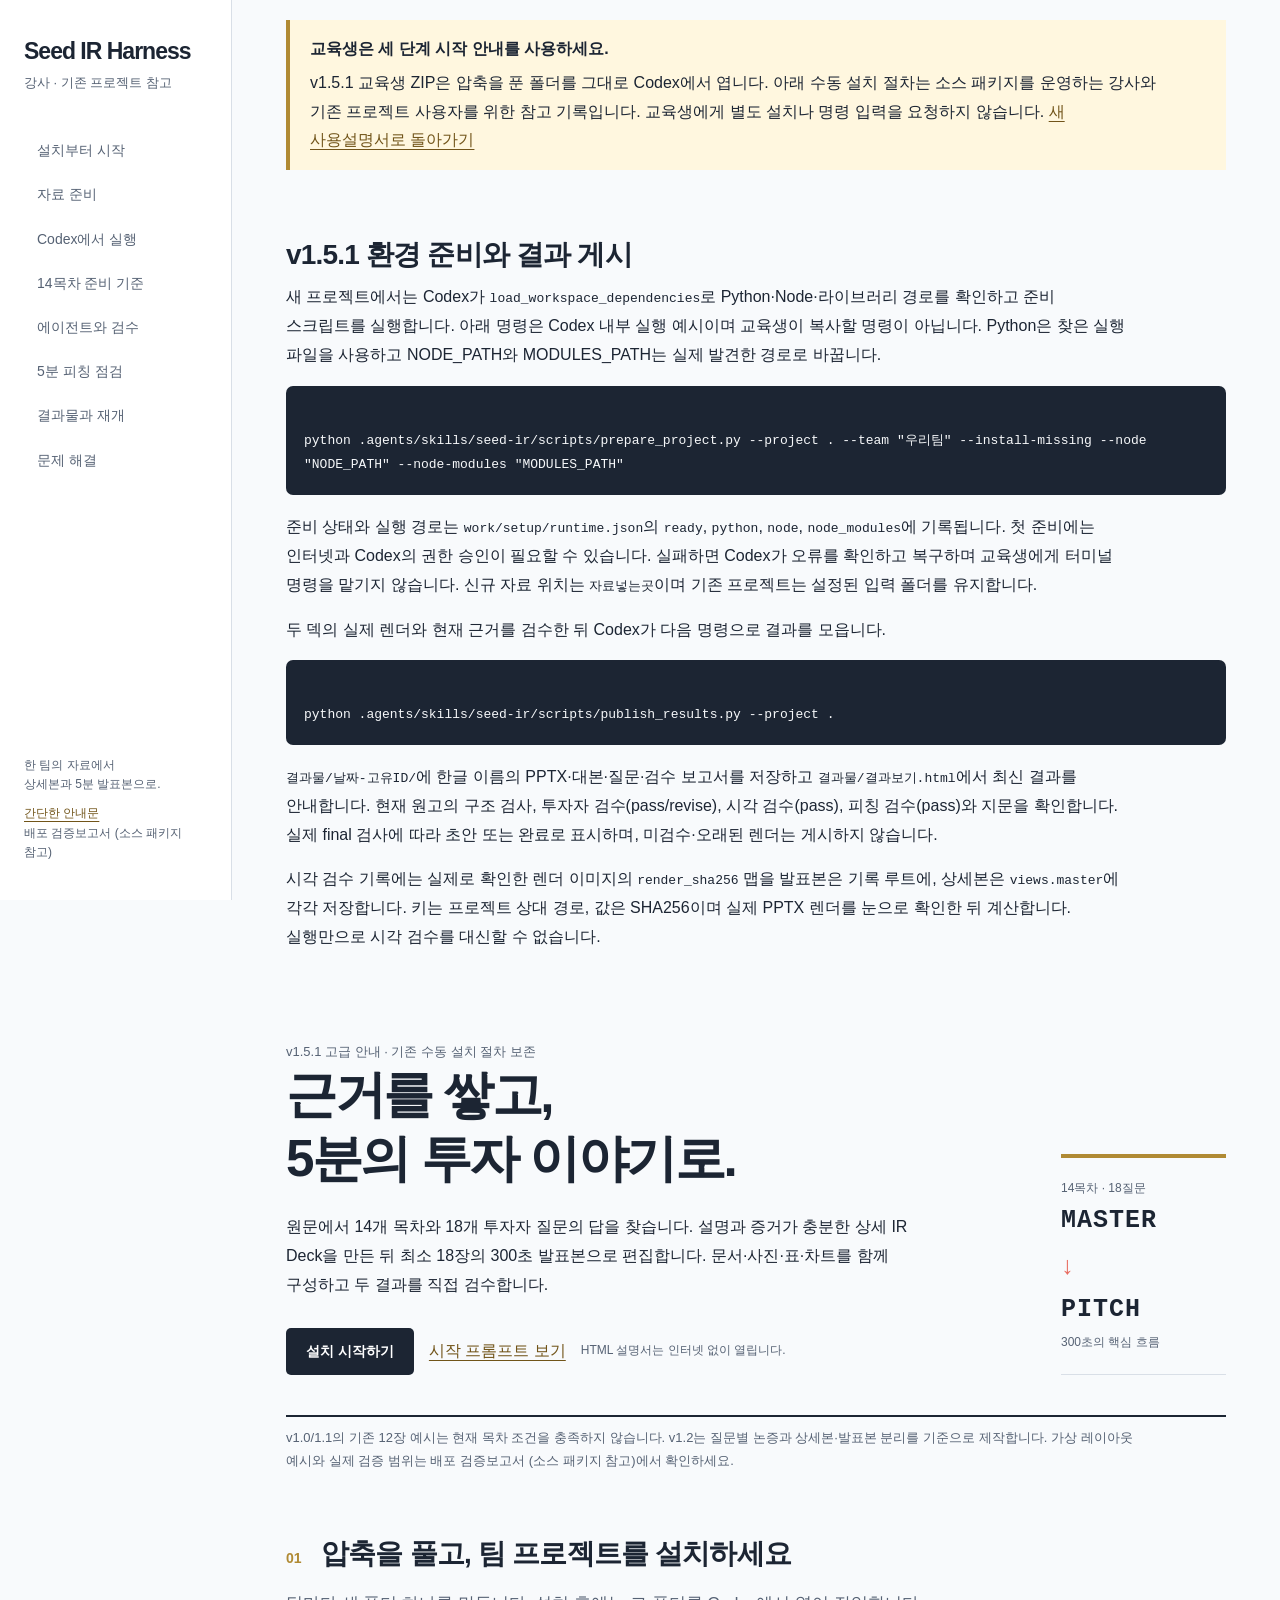
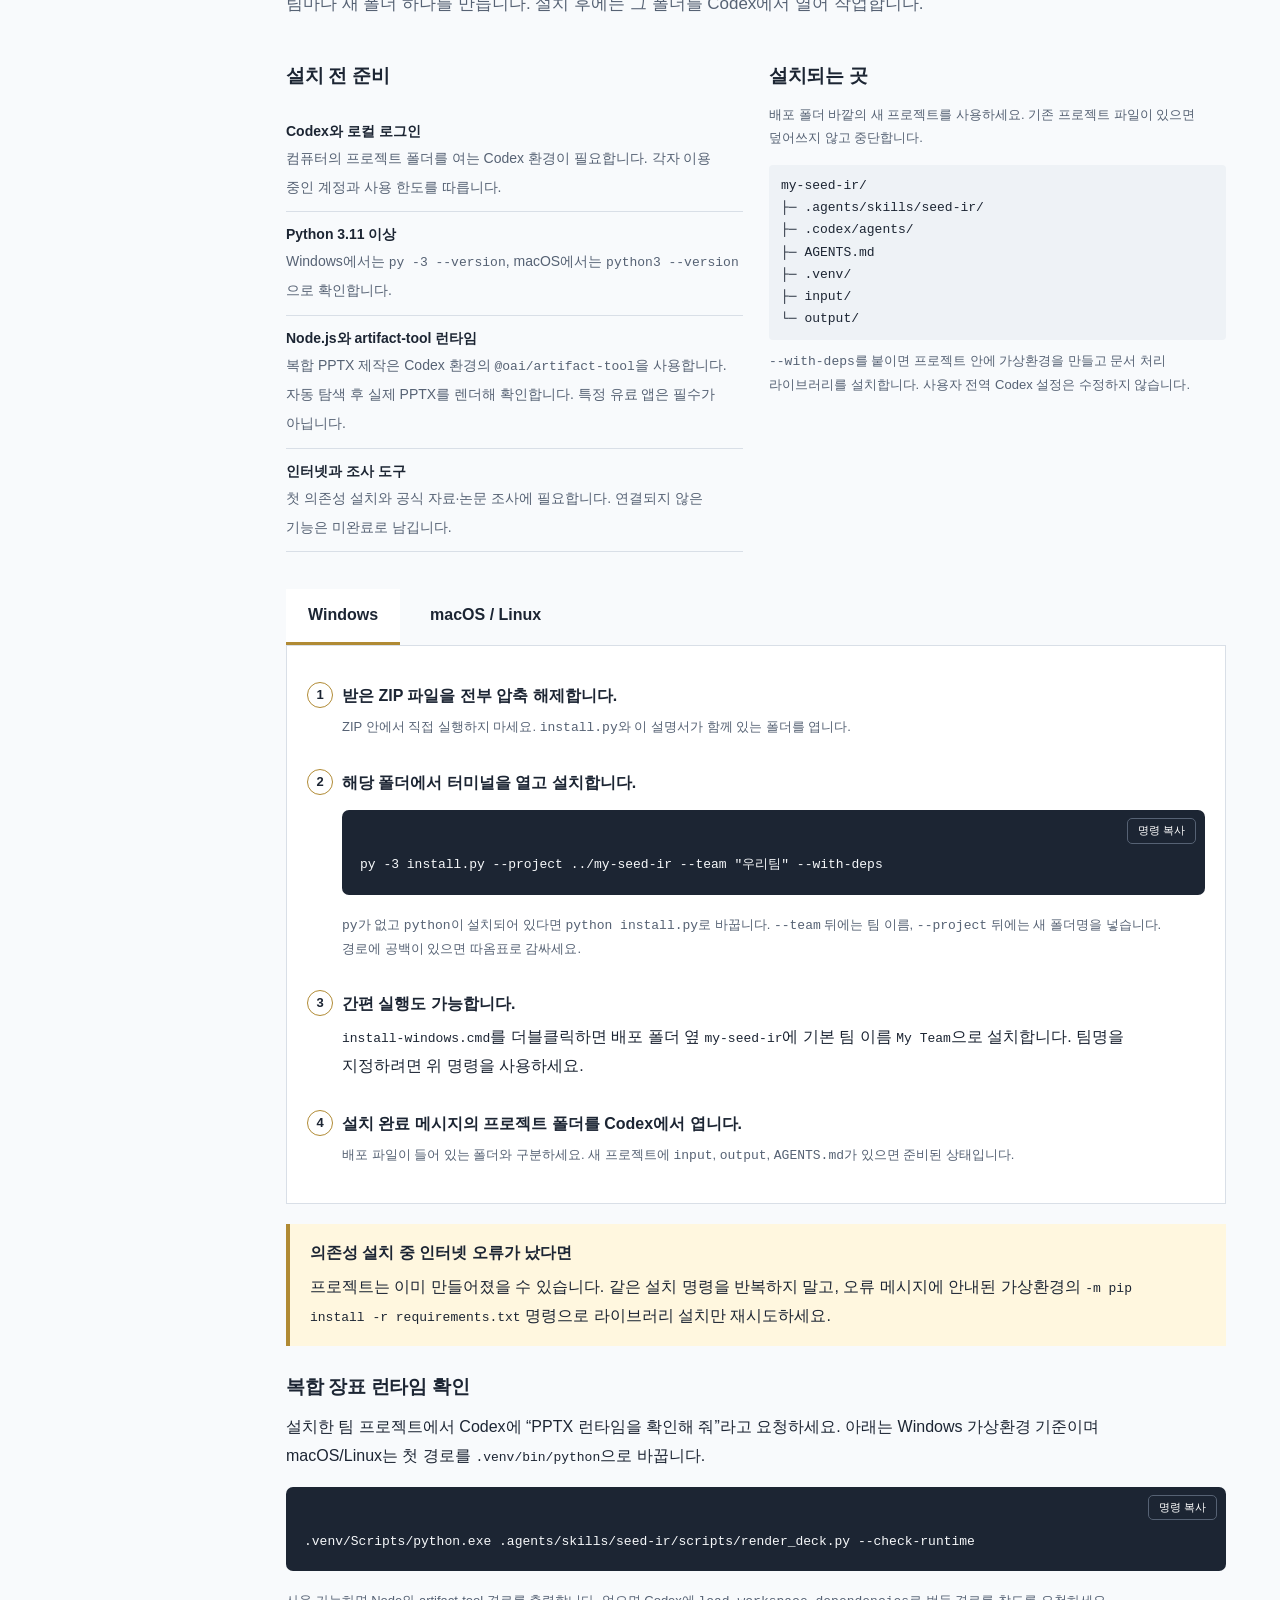
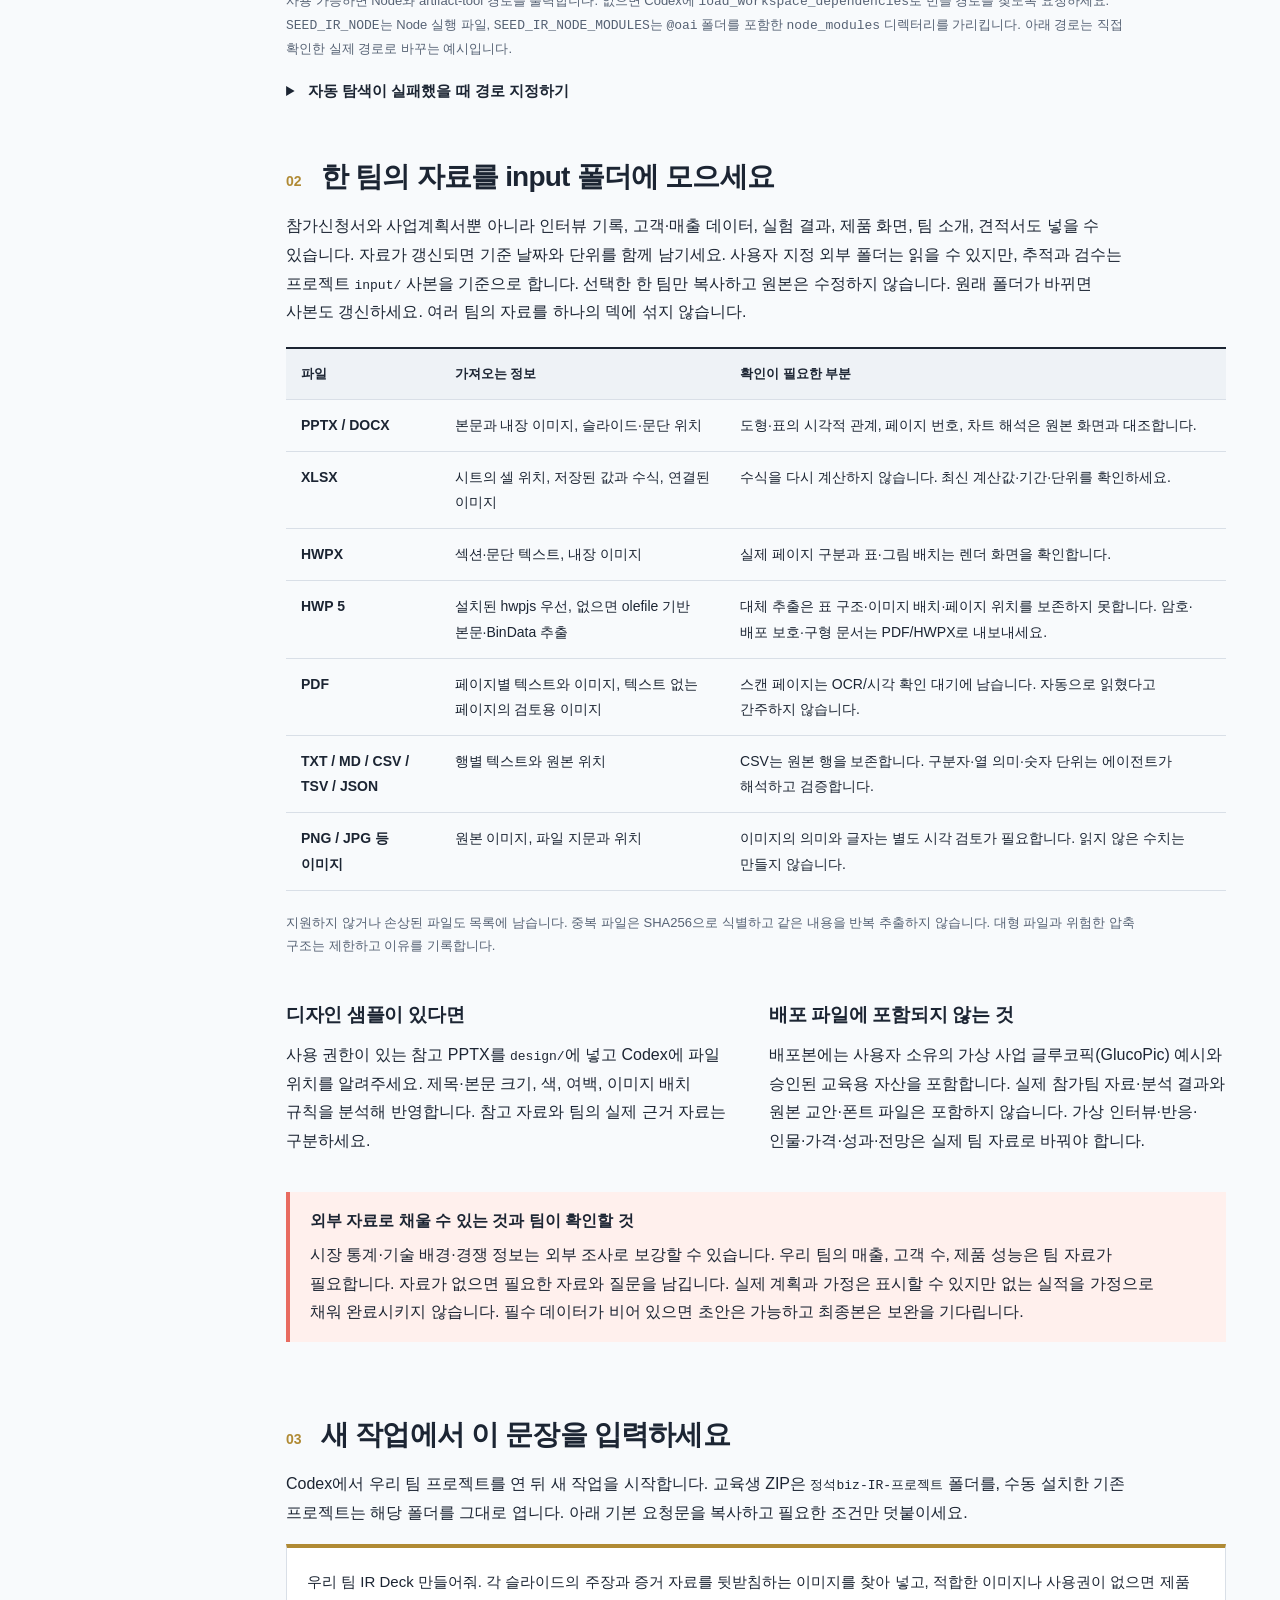
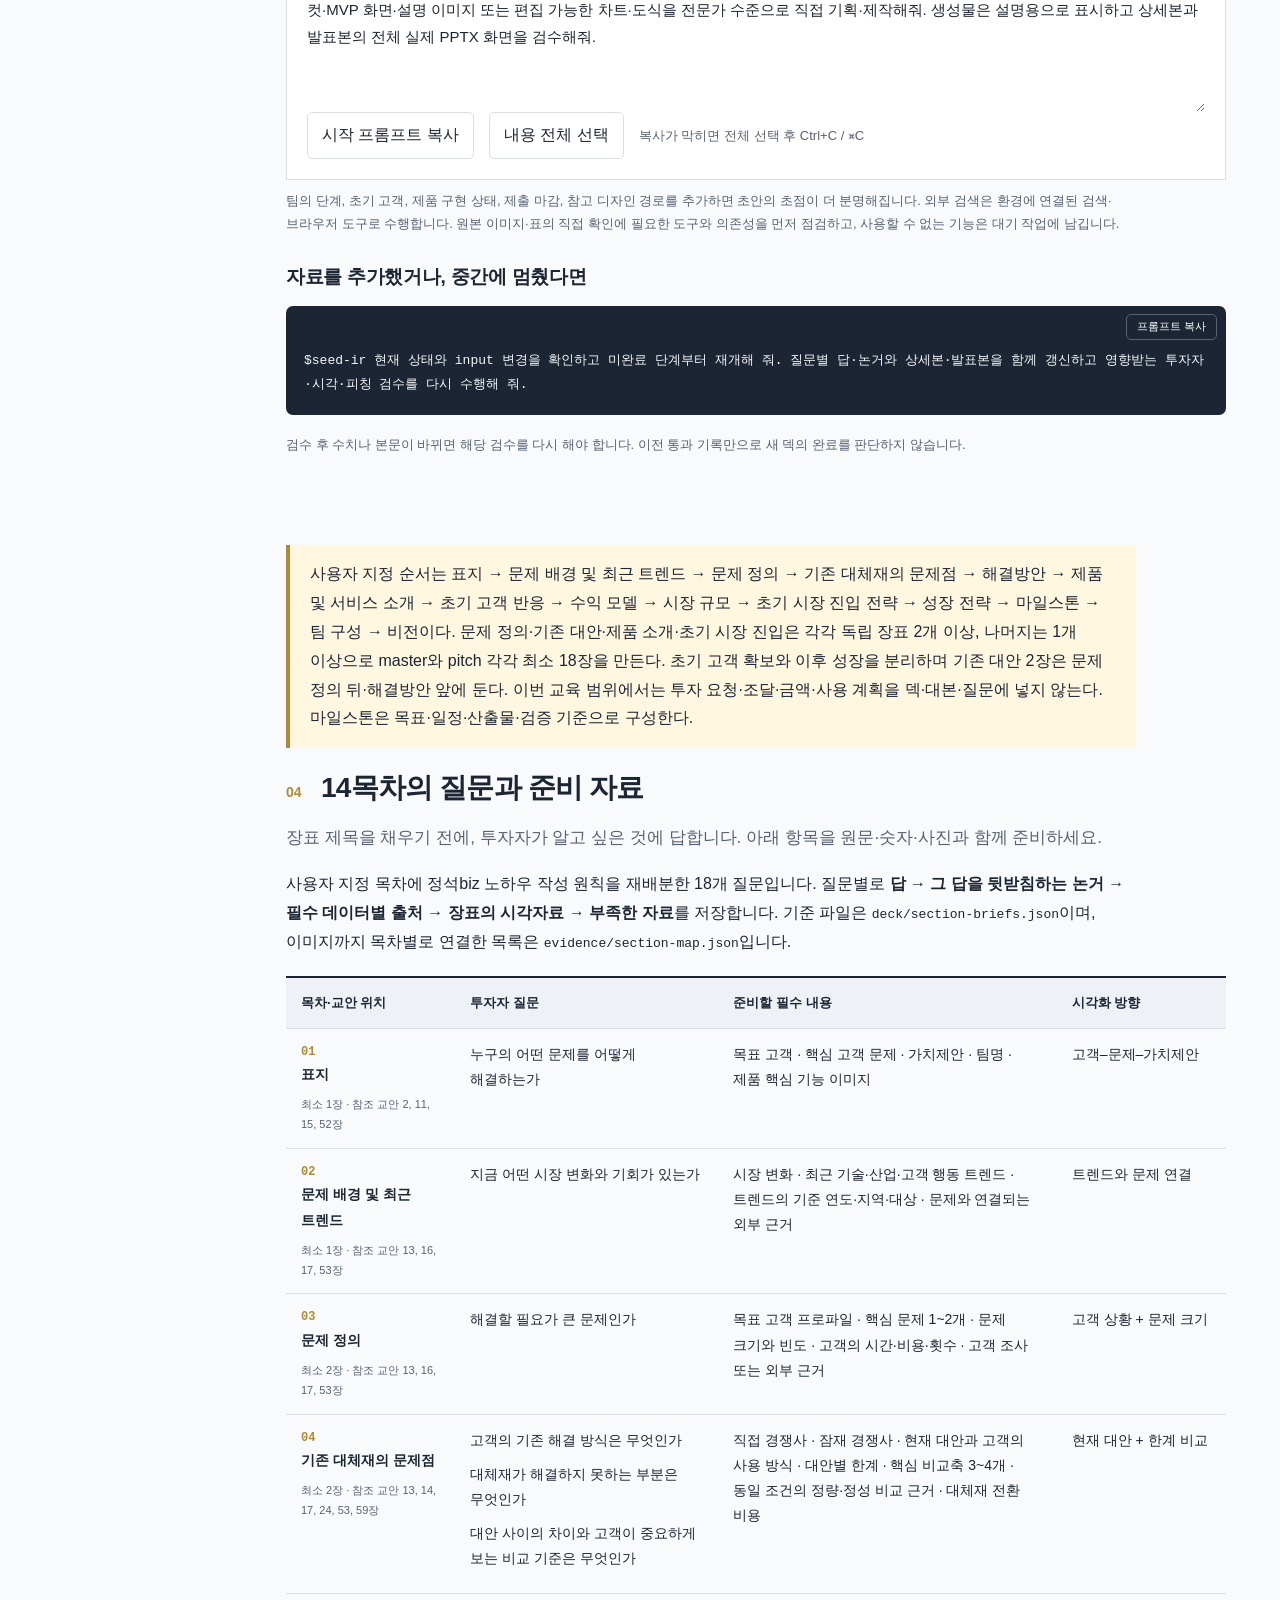
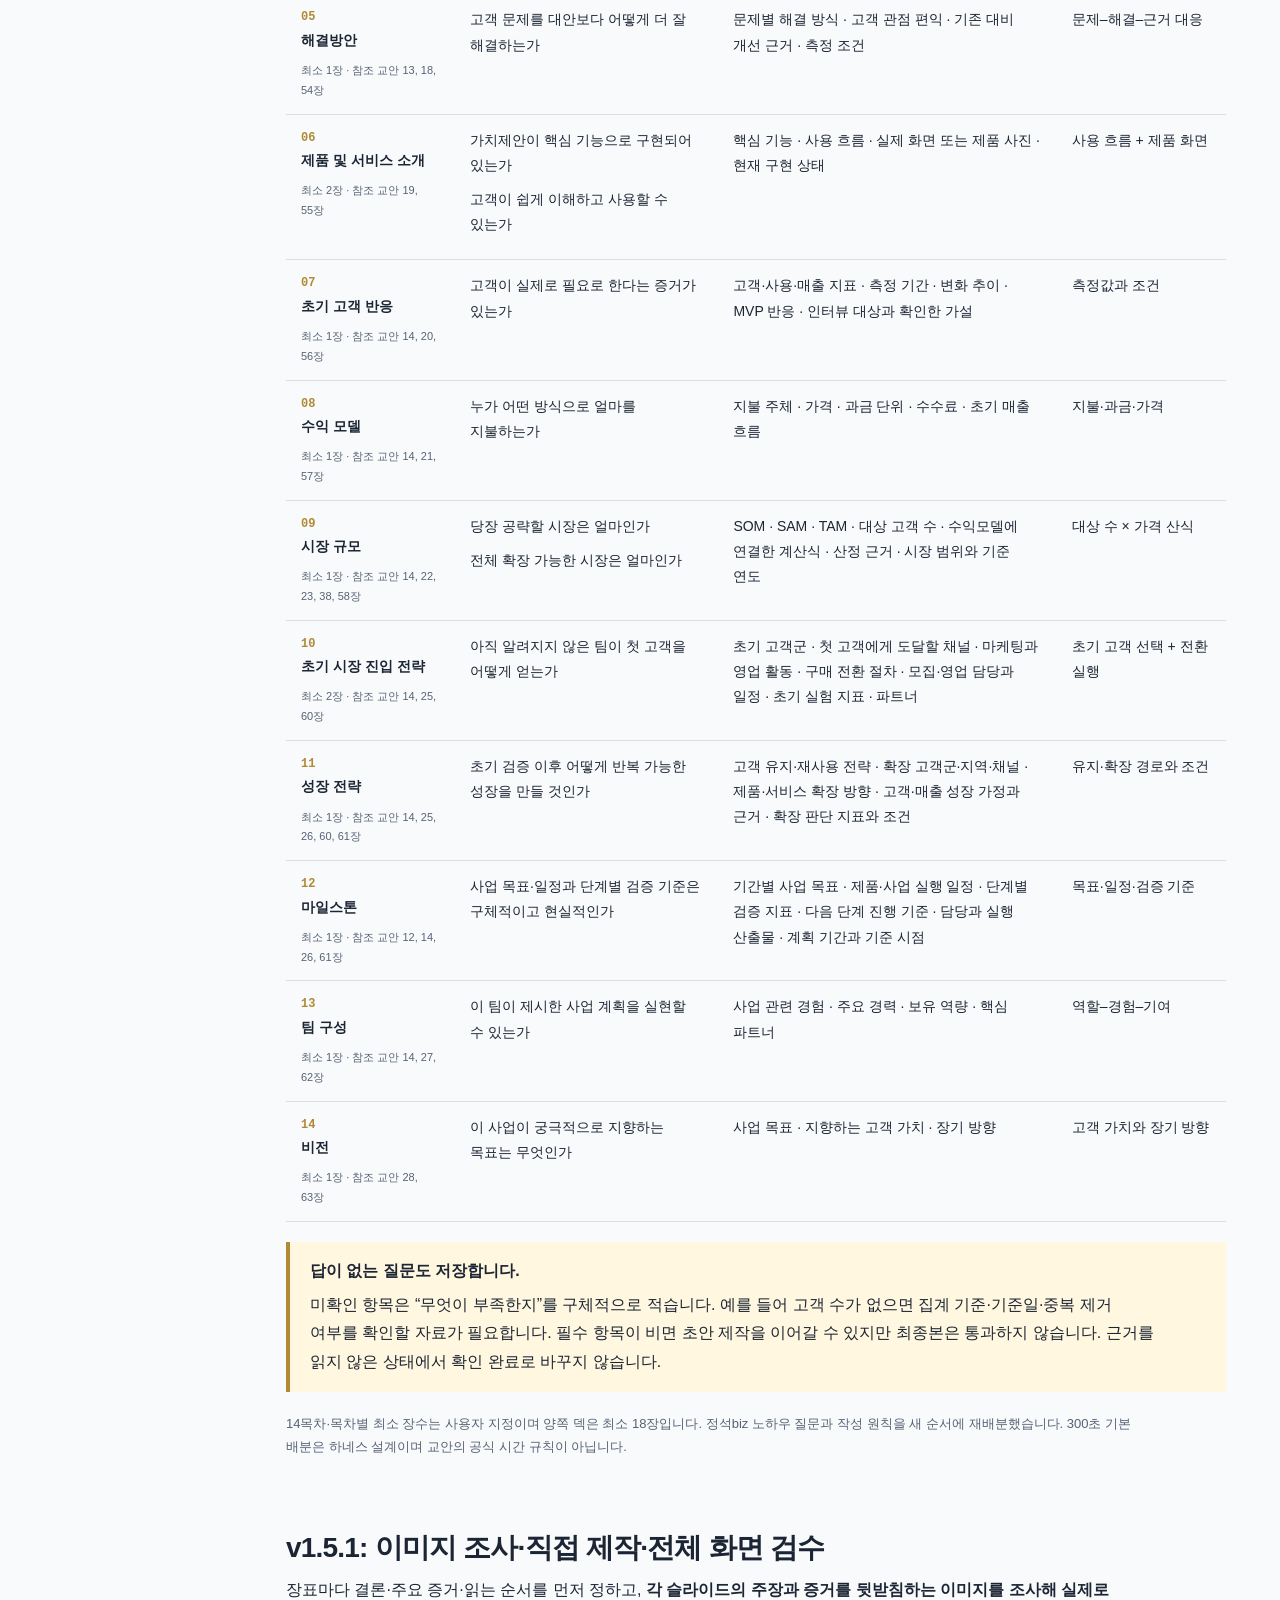
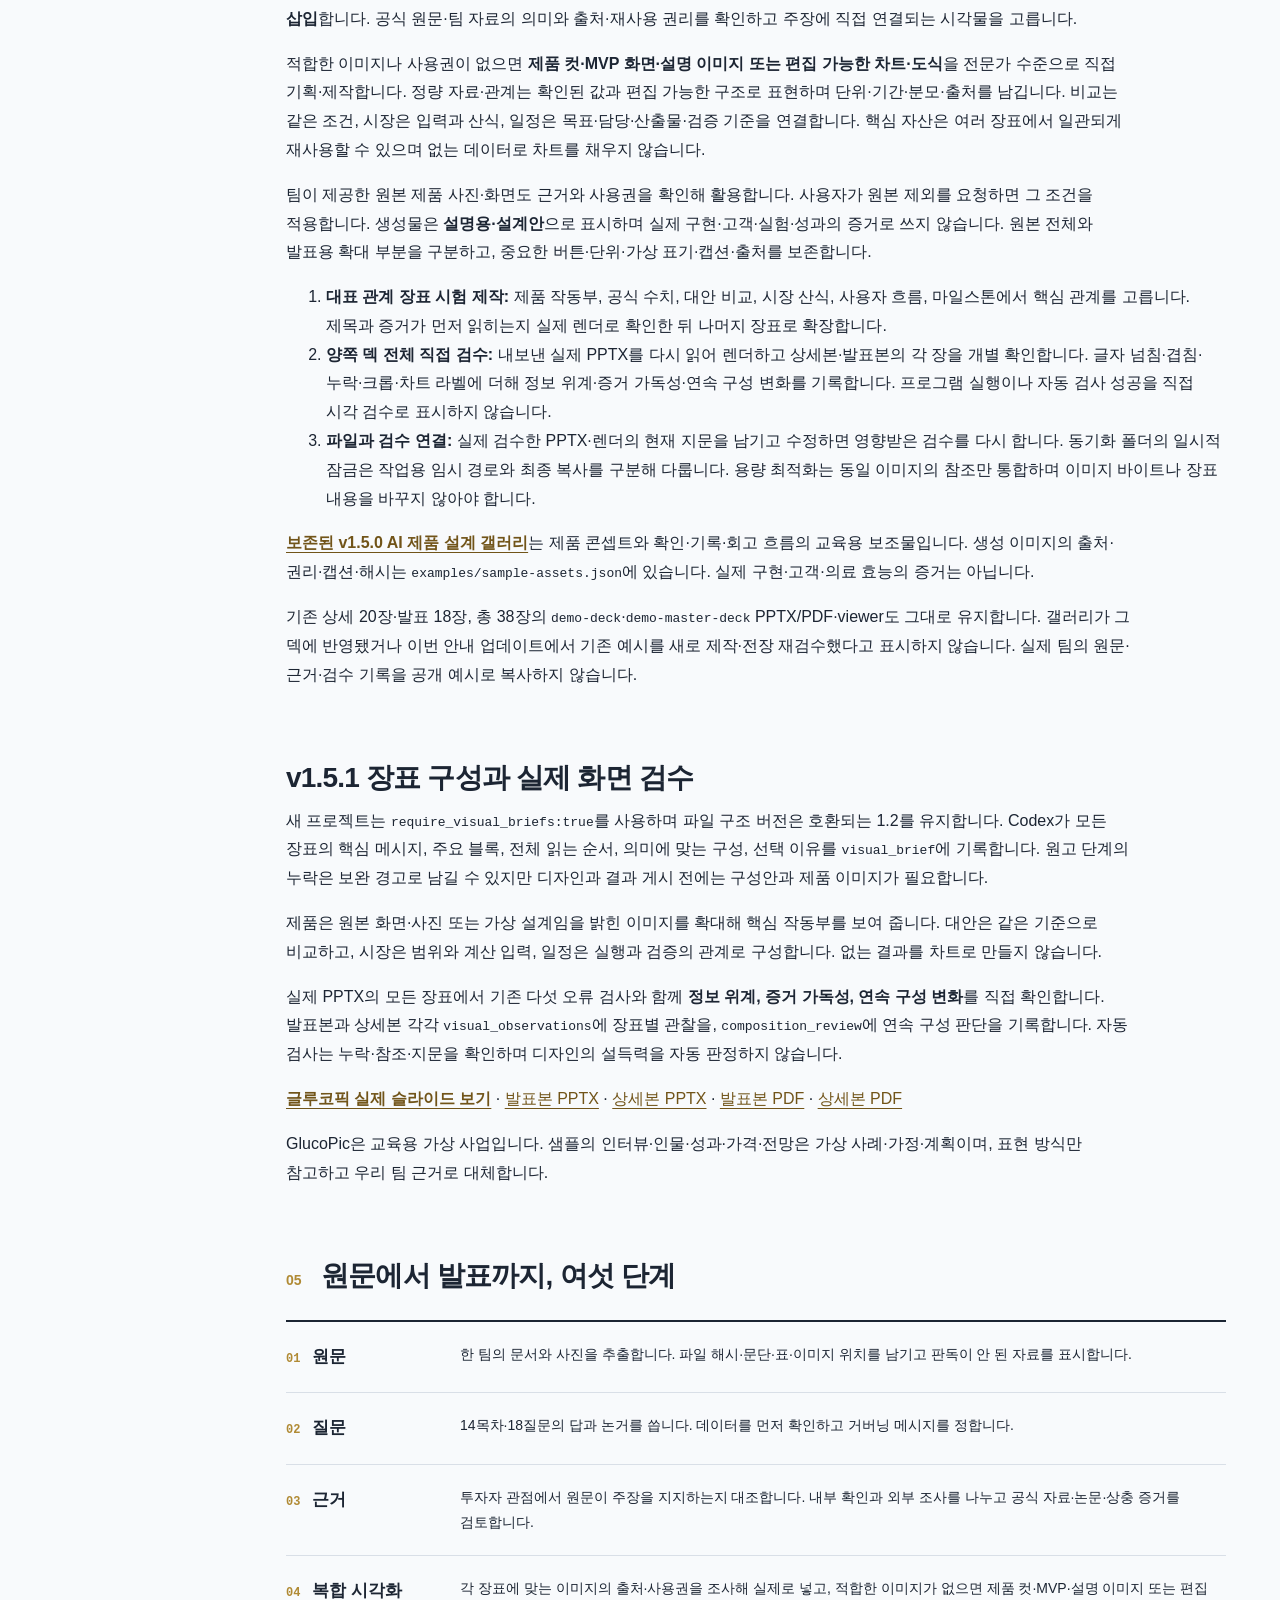
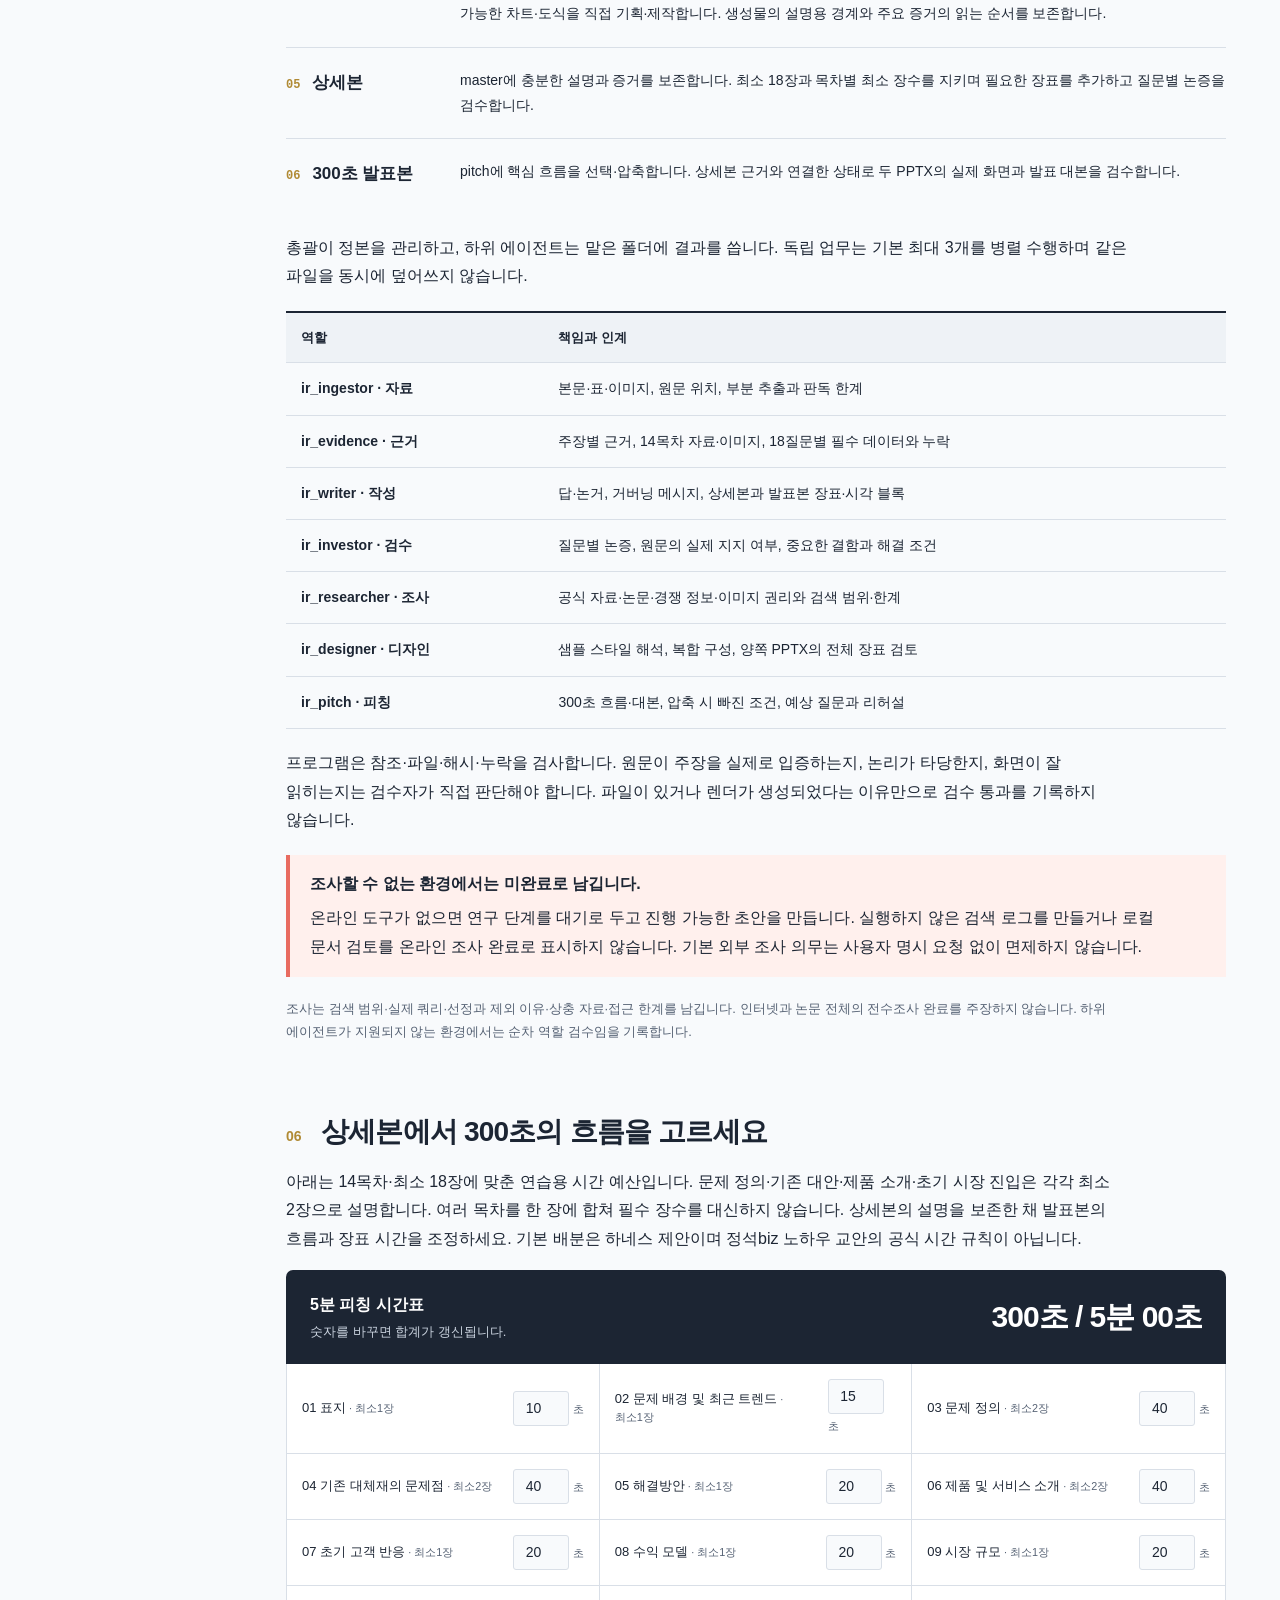
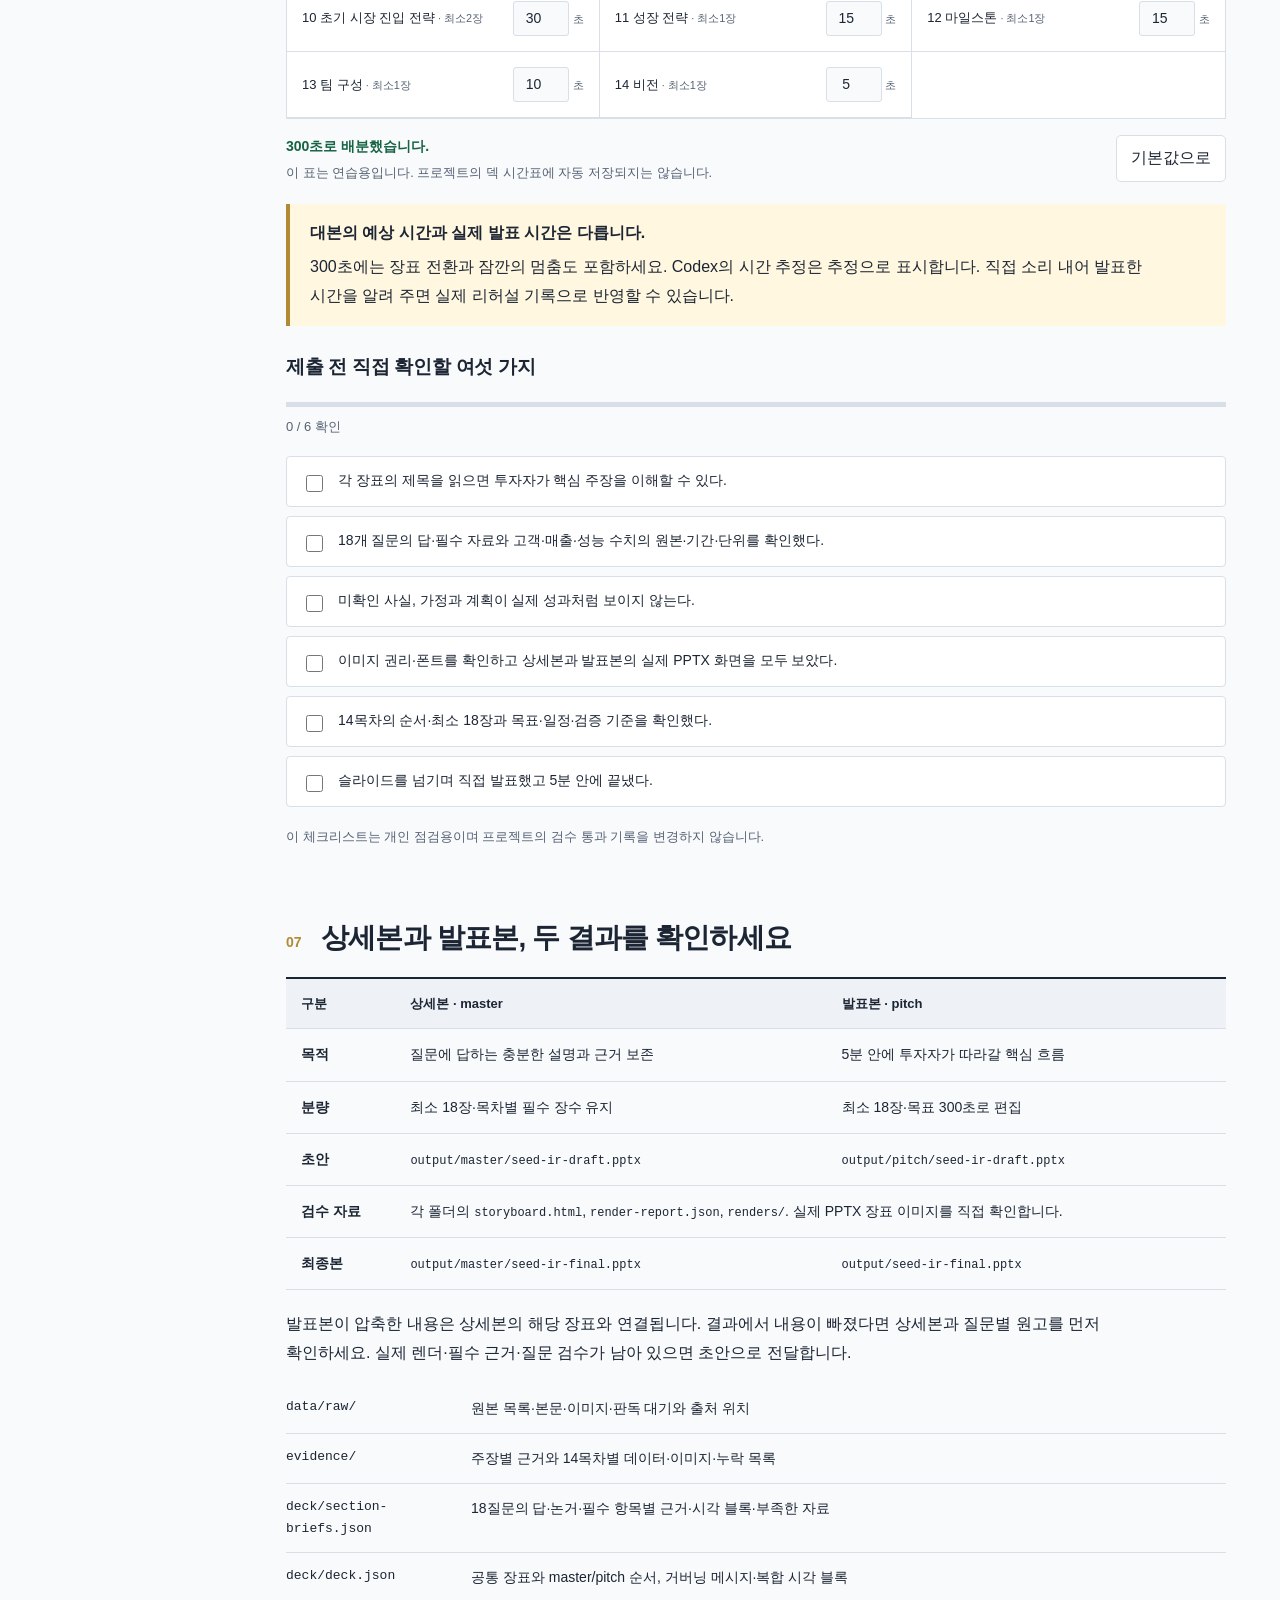
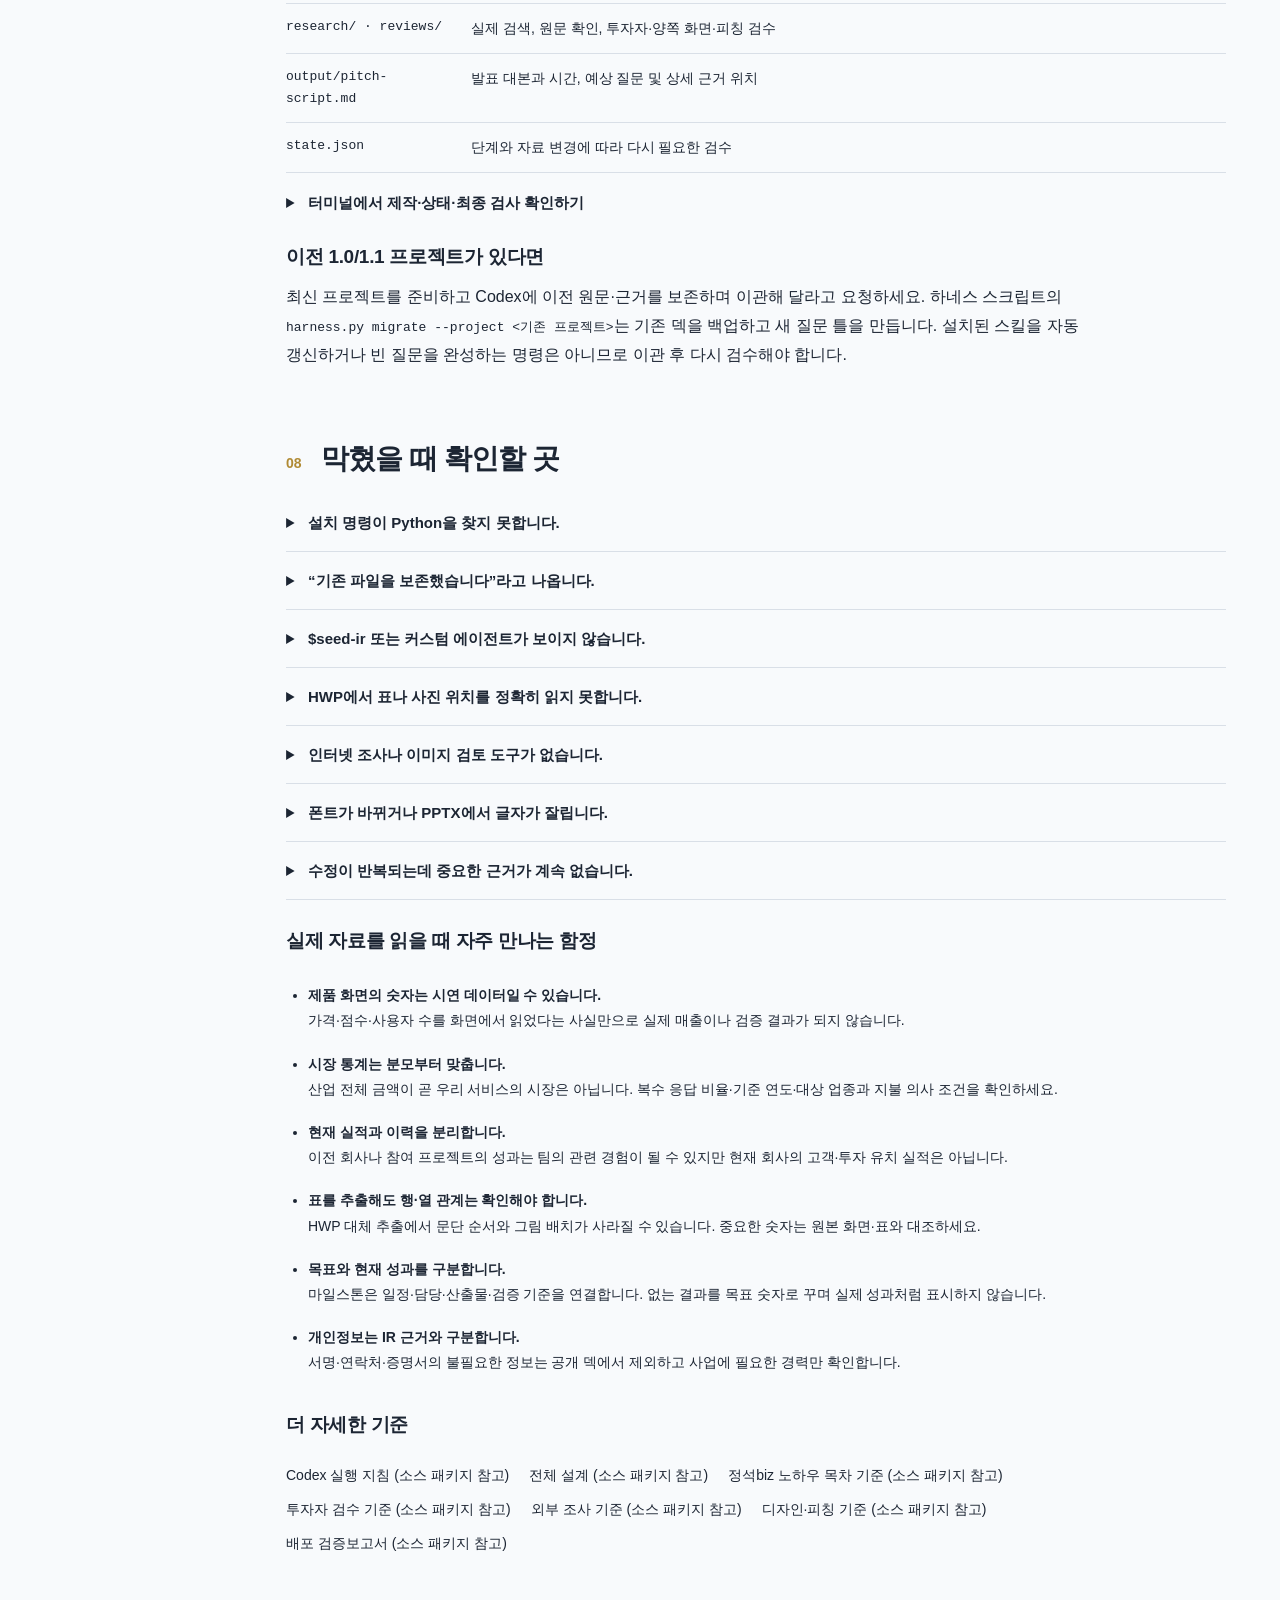
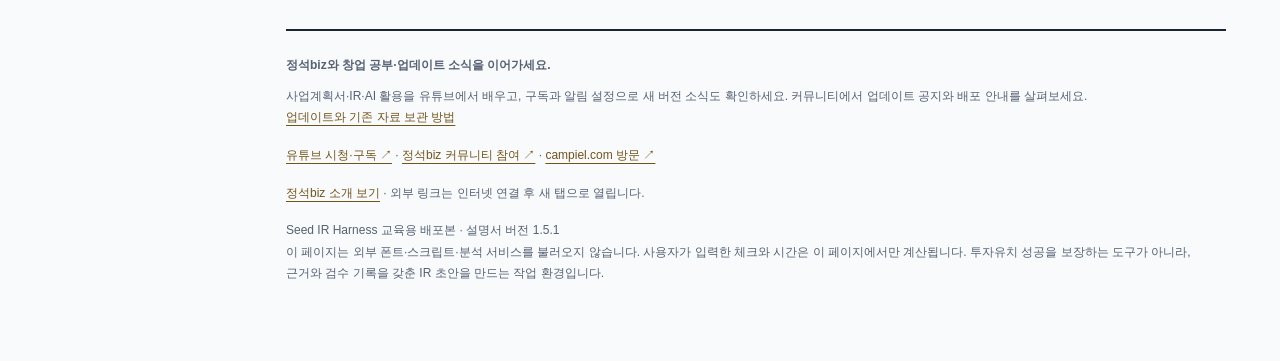
<file: codex/docs/advanced-guide.html>
<!doctype html>
<html lang="ko">
<head>
<meta charset="utf-8"><meta name="viewport" content="width=device-width,initial-scale=1">
<meta name="color-scheme" content="light">
<title>정석biz IR Deck · 고급 안내 v1.5.1</title>
<style>
:root{--ink:#1c2533;--gold:#b08a34;--coral:#e86b60;--paper:#f8fafc;--muted:#566274;--line:#d9dfe7;--soft:#eef2f6;--white:#fff;--ok:#166342}
*{box-sizing:border-box}html{scroll-behavior:smooth;scroll-padding-top:30px}body{margin:0;background:var(--paper);color:var(--ink);font:16px/1.8 "Malgun Gothic","Apple SD Gothic Neo","Noto Sans KR",sans-serif;word-break:keep-all}a{color:#715419;text-underline-offset:4px}a:hover{color:var(--ink)}button,input,textarea{font:inherit}button{cursor:pointer}button:focus-visible,a:focus-visible,input:focus-visible,summary:focus-visible,textarea:focus-visible{outline:3px solid var(--coral);outline-offset:4px}button{border:1px solid var(--line);background:var(--white);border-radius:5px;padding:8px 14px;color:var(--ink)}button:hover{border-color:var(--gold)}.skip{position:absolute;left:10px;top:-80px;background:white;padding:8px;z-index:10}.skip:focus{top:10px}.layout{max-width:1440px;margin:auto;display:grid;grid-template-columns:232px minmax(0,1fr)}aside{position:sticky;top:0;height:100vh;padding:38px 24px;border-right:1px solid var(--line);display:flex;flex-direction:column;background:var(--white)}.brand{font-size:23px;font-weight:800;line-height:1.2;letter-spacing:-1px}.brand span{display:block;font-size:13px;color:var(--muted);font-weight:500;margin-top:9px;letter-spacing:0}nav{display:grid;gap:3px;margin-top:40px}nav a{text-decoration:none;color:var(--muted);padding:8px 10px;border-left:3px solid transparent;font-size:14px}nav a:hover{border-color:var(--gold);background:var(--soft)}.aside-end{margin-top:auto;color:var(--muted);font-size:12px;line-height:1.6}.aside-end a{display:inline-block;margin-top:10px}main{min-width:0;padding:0 54px 80px}.hero{padding:64px 0 40px;border-bottom:2px solid var(--ink);display:grid;grid-template-columns:minmax(0,1fr) 165px;gap:32px;align-items:end}.edition{color:var(--muted);font-size:13px;margin:0 0 18px}.hero h1{font-size:clamp(32px,4vw,54px);letter-spacing:-2.5px;line-height:1.25;margin:0 0 22px;max-width:740px}.hero p{max-width:660px;margin:0}.deck-emblem{display:grid;grid-template-columns:repeat(3,1fr);gap:7px;transform:rotate(-7deg);padding:10px}.deck-emblem i{display:block;height:42px;background:var(--ink);border-radius:3px;border-top:4px solid var(--gold)}.deck-emblem i:nth-child(5),.deck-emblem i:nth-child(9){background:var(--coral);border-color:var(--ink)}.hero-actions{display:flex;gap:15px;align-items:center;margin-top:28px;flex-wrap:wrap}.primary{background:var(--ink);color:white;text-decoration:none;padding:11px 20px;border-radius:5px;font-weight:700;font-size:14px}.primary:hover{color:white;background:#354153}.meta{font-size:12px;color:var(--muted)}section{padding:45px 0 8px}.section-title{display:flex;align-items:baseline;gap:15px;margin-bottom:16px}h2{font-size:28px;line-height:1.4;letter-spacing:-.8px;margin:0}h3{font-size:19px;margin:24px 0 8px;letter-spacing:-.3px}.number{font-size:14px;color:var(--gold);font-weight:800;min-width:20px}p{margin:9px 0 16px;max-width:850px}.intro{font-size:17px;color:var(--muted)}.callout{border-left:4px solid var(--gold);padding:15px 20px;background:#fff7df;margin:20px 0}.callout p{margin:0}.callout strong{display:block;margin-bottom:5px}.callout.coral{border-color:var(--coral);background:#fff0ed}.twocol{display:grid;grid-template-columns:1fr 1fr;gap:26px}.requirements{margin:15px 0;padding:0;list-style:none}.requirements li{padding:10px 0;border-bottom:1px solid var(--line)}.requirements b{display:block;font-size:14px}.requirements span{font-size:14px;color:var(--muted)}.tabs{display:flex;gap:8px;margin:22px 0 0;border-bottom:1px solid var(--line)}.tabs button{border:0;background:transparent;border-radius:0;padding:12px 22px;border-bottom:3px solid transparent;font-weight:700}.tabs button[aria-selected=true]{color:var(--ink);border-bottom-color:var(--gold);background:var(--white)}.tabpanel{border:1px solid var(--line);border-top:0;padding:20px;background:white}.tabpanel[hidden]{display:none}.steps{counter-reset:install;padding:0;list-style:none}.steps>li{position:relative;padding:0 0 22px 35px;counter-increment:install}.steps>li:before{content:counter(install);position:absolute;left:0;top:0;font-size:13px;font-weight:800;border:1px solid var(--gold);width:24px;height:24px;text-align:center;line-height:24px;border-radius:50%}.steps>li:last-child{padding-bottom:0}.steps p{margin:4px 0 8px}.codebox{position:relative;margin:12px 0 18px;background:var(--ink);color:#f6f8fa;border-radius:7px;padding:17px 18px}.codebox pre{margin:0;padding-top:26px;white-space:pre-wrap;overflow-wrap:anywhere;word-break:break-word;font:13px/1.9 Consolas,"SFMono-Regular",monospace}.copy{position:absolute;right:9px;top:8px;border:1px solid #566274;background:transparent;color:white;font-size:11px;padding:2px 10px}.copy:hover{border-color:var(--gold);color:#ffdda0}.path,code{font:13px/1.7 Consolas,"SFMono-Regular",monospace;overflow-wrap:anywhere;word-break:break-word}.inline{background:#e9edf2;padding:2px 5px;border-radius:3px}.path{display:block;background:var(--soft);padding:10px 12px;border-radius:4px}.promptbox{border:1px solid var(--line);background:white;padding:20px;border-top:4px solid var(--gold)}.promptbox textarea{display:block;width:100%;min-height:144px;field-sizing:content;max-height:none;overflow:auto;white-space:pre-wrap;overflow-wrap:anywhere;border:0;resize:vertical;background:transparent;line-height:1.85;color:var(--ink);font-size:15px;padding:0}.prompt-actions{display:flex;align-items:center;gap:15px;flex-wrap:wrap}.small{font-size:13px;color:var(--muted)}.pipeline{list-style:none;padding:0;margin:22px 0;display:grid;grid-template-columns:repeat(4,1fr);gap:10px}.pipeline li{position:relative;border-top:3px solid var(--ink);background:var(--white);padding:15px;font-size:13px;line-height:1.6}.pipeline li:last-child{border-color:var(--coral)}.pipeline b{display:block;font-size:15px;margin-bottom:7px}.pipeline em{color:var(--gold);font-size:12px;font-style:normal;display:block}.table-wrap{width:100%;overflow:auto;border-top:2px solid var(--ink);margin:20px 0}table{width:100%;border-collapse:collapse;text-align:left;min-width:600px}th{background:var(--soft);font-size:13px;white-space:nowrap}th,td{padding:13px 15px;border-bottom:1px solid var(--line);vertical-align:top}td{font-size:14px}td:first-child{font-weight:700}td code{font-size:12px}.map-list{list-style:none;padding:0}.map-list li{display:grid;grid-template-columns:170px 1fr;padding:12px 0;gap:15px;border-bottom:1px solid var(--line);font-size:14px}.map-list b{font:13px/1.7 Consolas,monospace}.checklist{display:grid;gap:9px;margin:18px 0}.checklist label{display:flex;align-items:start;gap:12px;background:white;padding:11px 15px;border:1px solid var(--line);border-radius:4px;cursor:pointer;font-size:14px}.checklist input{margin-top:7px;accent-color:var(--ink);width:17px;height:17px;flex-shrink:0}.checklist label:has(input:checked){background:#eef7f1;border-color:#acccba}.progress{height:5px;background:var(--line);margin:18px 0 8px}.progress span{height:100%;width:0;background:var(--ok);display:block}.timer-head{display:flex;justify-content:space-between;align-items:center;gap:15px;background:var(--ink);color:white;padding:20px 24px;border-radius:7px 7px 0 0}.timer-head output{font-size:30px;font-weight:800;letter-spacing:-1px}.timer-head .small{color:#cad3df}.timer-grid{display:grid;grid-template-columns:repeat(3,1fr);border:1px solid var(--line);border-top:0;background:white}.timer-row{display:flex;align-items:center;justify-content:space-between;gap:8px;padding:15px;border-right:1px solid var(--line);border-bottom:1px solid var(--line);font-size:13px}.timer-row:nth-child(3n){border-right:0}.timer-row input{width:56px;border:1px solid var(--line);border-radius:3px;padding:4px;font-size:14px;text-align:center;color:var(--ink);background:var(--paper)}.timer-row label{line-height:1.4}.timer-row small{color:var(--muted)}.timer-foot{display:flex;justify-content:space-between;gap:15px;align-items:center;margin-top:13px}.timer-status{font-size:14px;font-weight:700;color:var(--ok)}.timer-status.over{color:#a42f24}.faq details{border-bottom:1px solid var(--line);padding:15px 0}.faq summary{cursor:pointer;font-weight:700;list-style-position:outside;margin-left:18px;padding-left:4px;font-size:15px}.faq details p{margin:12px 0 4px 22px;font-size:14px;color:var(--muted)}.links{display:flex;flex-wrap:wrap;gap:9px 20px;margin:20px 0;font-size:14px}.bottom{border-top:2px solid var(--ink);margin-top:45px;padding-top:24px;font-size:12px;color:var(--muted)}.toast{position:fixed;bottom:22px;left:50%;transform:translateX(-50%);background:var(--ink);color:white;padding:10px 20px;border-radius:6px;box-shadow:0 3px 20px #0002;max-width:90vw;text-align:center;font-size:13px;z-index:20}.toast:empty{display:none}
@media(max-width:1120px){main{padding:0 32px 60px}.layout{grid-template-columns:202px 1fr}aside{padding:30px 16px}.pipeline{grid-template-columns:repeat(2,1fr)}.timer-grid{grid-template-columns:repeat(2,1fr)}.timer-row:nth-child(3n){border-right:1px solid var(--line)}.timer-row:nth-child(2n){border-right:0}}
@media(max-width:800px){.layout{display:block}aside{height:auto;position:static;padding:19px 22px;border-right:0;border-bottom:1px solid var(--line)}.brand{font-size:20px}.brand span{display:inline;font-size:12px;margin-left:12px}.aside-end{display:none}nav{display:flex;overflow-x:auto;gap:4px;margin:17px -6px 0;padding-bottom:3px}nav a{white-space:nowrap;font-size:12px;padding:5px 8px;border-left:0;border-bottom:2px solid transparent}main{padding:0 22px 45px}.hero{padding:38px 0 30px;grid-template-columns:1fr}.hero h1{letter-spacing:-1.7px}.deck-emblem{display:none}.twocol{grid-template-columns:1fr;gap:4px}section{padding-top:32px}h2{font-size:24px}.tabpanel{padding:16px}.steps>li{padding-left:30px}.timer-head{padding:16px}.timer-head output{font-size:26px}.timer-row{padding:12px}.map-list li{grid-template-columns:1fr;gap:3px}.timer-foot{align-items:start}.hero-actions{gap:12px}.section-title{gap:10px}}
@media(max-width:430px){.timer-grid{grid-template-columns:1fr}.timer-row{border-right:0!important}.pipeline{grid-template-columns:1fr 1fr}.pipeline li{padding:11px}.timer-head{align-items:start}.timer-head output{font-size:23px}.brand span{display:block;margin-left:0}.tabs button{padding:10px 17px}}
@media(prefers-reduced-motion:reduce){html{scroll-behavior:auto}}
@media print{aside,.copy,.prompt-actions,.tabs,.toast,.hero-actions{display:none}.layout{display:block}main{padding:0}body{background:white;font-size:11pt}.hero{padding-top:0}.hero h1{font-size:30pt}.deck-emblem{display:none}.hero{grid-template-columns:1fr}.tabpanel[hidden]{display:block!important}.tabpanel{border:1px solid #ccc;margin-bottom:10px}.codebox{background:#f2f2f2;color:black}.codebox pre{padding:0}section{break-inside:auto;padding-top:22px}h2,h3{break-after:avoid}.table-wrap,table,.timer-grid{break-inside:avoid}.promptbox textarea{min-height:135px}a{color:black}.timer-head{background:#eee;color:black}.timer-head .small{color:#555}}

.hero-marker{border-top:4px solid var(--gold);border-bottom:1px solid var(--line);padding:20px 0;display:flex;flex-direction:column;gap:7px}.hero-marker b{font:800 25px/1.2 Consolas,monospace;letter-spacing:1px}.hero-marker span{font-size:12px;color:var(--muted)}.hero-marker .arrow{font-size:25px;color:var(--coral)}.journey{list-style:none;padding:0;counter-reset:flow;margin:24px 0}.journey li{display:grid;grid-template-columns:150px 1fr;gap:24px;border-top:1px solid var(--line);padding:20px 0;counter-increment:flow}.journey li:first-child{border-top:2px solid var(--ink)}.journey li>b:before{content:counter(flow,decimal-leading-zero);color:var(--gold);font:700 12px Consolas,monospace;margin-right:12px}.journey li>b{font-size:17px}.journey li>div{font-size:14px}.curriculum-table{min-width:680px;font-size:14px}.curriculum-table td:first-child{width:18%}.curriculum-table td:nth-child(2){width:28%}.curriculum-table td:nth-child(3){width:36%}.curriculum-table td p{margin:0 0 9px}.curriculum-table td small{display:block;font-size:11px;color:var(--muted);font-weight:400;margin-top:8px}.topic-no{display:block;color:var(--gold);font:700 12px/1.7 Consolas,monospace}.lessons{padding-left:22px}.lessons li{padding:9px 0;font-size:14px}.lessons b{display:block;color:var(--ink)}
@media(max-width:800px){.hero-marker{display:none}.journey li{grid-template-columns:1fr;gap:6px}}
</style>
</head>
<body>
<a class="skip" href="#main">본문으로 건너뛰기</a>
<div class="layout">
<aside><div class="brand">Seed IR Harness<span>강사 · 기존 프로젝트 참고</span></div><nav aria-label="문서 목차"><a href="#start">설치부터 시작</a><a href="#materials">자료 준비</a><a href="#run">Codex에서 실행</a><a href="#curriculum">14목차 준비 기준</a><a href="#workflow">에이전트와 검수</a><a href="#pitch">5분 피칭 점검</a><a href="#outputs">결과물과 재개</a><a href="#help">문제 해결</a></nav><div class="aside-end">한 팀의 자료에서<br>상세본과 5분 발표본으로.<br><a href="../README.md">간단한 안내문</a><br><span>배포 검증보고서 (소스 패키지 참고)</span></div></aside>
<main id="main">
<div class="callout" role="note"><strong>교육생은 세 단계 시작 안내를 사용하세요.</strong><p>v1.5.1 교육생 ZIP은 압축을 푼 폴더를 그대로 Codex에서 엽니다. 아래 수동 설치 절차는 소스 패키지를 운영하는 강사와 기존 프로젝트 사용자를 위한 참고 기록입니다. 교육생에게 별도 설치나 명령 입력을 요청하지 않습니다. <a href="../사용설명서.html">새 사용설명서로 돌아가기</a></p></div>
<section id="beginner-runtime"><h2>v1.5.1 환경 준비와 결과 게시</h2><p>새 프로젝트에서는 Codex가 <code>load_workspace_dependencies</code>로 Python·Node·라이브러리 경로를 확인하고 준비 스크립트를 실행합니다. 아래 명령은 Codex 내부 실행 예시이며 교육생이 복사할 명령이 아닙니다. Python은 찾은 실행 파일을 사용하고 NODE_PATH와 MODULES_PATH는 실제 발견한 경로로 바꿉니다.</p><div class="codebox"><pre>python .agents/skills/seed-ir/scripts/prepare_project.py --project . --team "우리팀" --install-missing --node "NODE_PATH" --node-modules "MODULES_PATH"</pre></div><p>준비 상태와 실행 경로는 <code>work/setup/runtime.json</code>의 <code>ready</code>, <code>python</code>, <code>node</code>, <code>node_modules</code>에 기록됩니다. 첫 준비에는 인터넷과 Codex의 권한 승인이 필요할 수 있습니다. 실패하면 Codex가 오류를 확인하고 복구하며 교육생에게 터미널 명령을 맡기지 않습니다. 신규 자료 위치는 <code>자료넣는곳</code>이며 기존 프로젝트는 설정된 입력 폴더를 유지합니다.</p><p>두 덱의 실제 렌더와 현재 근거를 검수한 뒤 Codex가 다음 명령으로 결과를 모읍니다.</p><div class="codebox"><pre>python .agents/skills/seed-ir/scripts/publish_results.py --project .</pre></div><p><code>결과물/날짜-고유ID/</code>에 한글 이름의 PPTX·대본·질문·검수 보고서를 저장하고 <code>결과물/결과보기.html</code>에서 최신 결과를 안내합니다. 현재 원고의 구조 검사, 투자자 검수(pass/revise), 시각 검수(pass), 피칭 검수(pass)와 지문을 확인합니다. 실제 final 검사에 따라 초안 또는 완료로 표시하며, 미검수·오래된 렌더는 게시하지 않습니다.</p><p>시각 검수 기록에는 실제로 확인한 렌더 이미지의 <code>render_sha256</code> 맵을 발표본은 기록 루트에, 상세본은 <code>views.master</code>에 각각 저장합니다. 키는 프로젝트 상대 경로, 값은 SHA256이며 실제 PPTX 렌더를 눈으로 확인한 뒤 계산합니다. 실행만으로 시각 검수를 대신할 수 없습니다.</p></section>

<header class="hero"><div><p class="edition">v1.5.1 고급 안내 · 기존 수동 설치 절차 보존</p><h1>근거를 쌓고,<br>5분의 투자 이야기로.</h1><p>원문에서 14개 목차와 18개 투자자 질문의 답을 찾습니다. 설명과 증거가 충분한 상세 IR Deck을 만든 뒤 최소 18장의 300초 발표본으로 편집합니다. 문서·사진·표·차트를 함께 구성하고 두 결과를 직접 검수합니다.</p><div class="hero-actions"><a class="primary" href="#start">설치 시작하기</a><a href="#run">시작 프롬프트 보기</a><span class="meta">HTML 설명서는 인터넷 없이 열립니다.</span></div></div><div class="hero-marker" aria-hidden="true"><span>14목차 · 18질문</span><b>MASTER</b><span class="arrow">↓</span><b>PITCH</b><span>300초의 핵심 흐름</span></div></header>

<p class="small">v1.0/1.1의 기존 12장 예시는 현재 목차 조건을 충족하지 않습니다. v1.2는 질문별 논증과 상세본·발표본 분리를 기준으로 제작합니다. 가상 레이아웃 예시와 실제 검증 범위는 <span>배포 검증보고서 (소스 패키지 참고)</span>에서 확인하세요.</p>
<section id="start"><div class="section-title"><span class="number">01</span><h2>압축을 풀고, 팀 프로젝트를 설치하세요</h2></div><p class="intro">팀마다 새 폴더 하나를 만듭니다. 설치 후에는 그 폴더를 Codex에서 열어 작업합니다.</p>
<div class="twocol"><div><h3>설치 전 준비</h3><ul class="requirements"><li><b>Codex와 로컬 로그인</b><span>컴퓨터의 프로젝트 폴더를 여는 Codex 환경이 필요합니다. 각자 이용 중인 계정과 사용 한도를 따릅니다.</span></li><li><b>Python 3.11 이상</b><span>Windows에서는 <code>py -3 --version</code>, macOS에서는 <code>python3 --version</code>으로 확인합니다.</span></li><li><b>Node.js와 artifact-tool 런타임</b><span>복합 PPTX 제작은 Codex 환경의 <code>@oai/artifact-tool</code>을 사용합니다. 자동 탐색 후 실제 PPTX를 렌더해 확인합니다. 특정 유료 앱은 필수가 아닙니다.</span></li><li><b>인터넷과 조사 도구</b><span>첫 의존성 설치와 공식 자료·논문 조사에 필요합니다. 연결되지 않은 기능은 미완료로 남깁니다.</span></li></ul></div><div><h3>설치되는 곳</h3><p class="small">배포 폴더 바깥의 새 프로젝트를 사용하세요. 기존 프로젝트 파일이 있으면 덮어쓰지 않고 중단합니다.</p><span class="path">my-seed-ir/<br>├─ .agents/skills/seed-ir/<br>├─ .codex/agents/<br>├─ AGENTS.md<br>├─ .venv/<br>├─ input/<br>└─ output/</span><p class="small"><code>--with-deps</code>를 붙이면 프로젝트 안에 가상환경을 만들고 문서 처리 라이브러리를 설치합니다. 사용자 전역 Codex 설정은 수정하지 않습니다.</p></div></div>
<div class="tabs" role="tablist" aria-label="운영체제별 설치 방법"><button id="tab-win" role="tab" aria-controls="panel-win" aria-selected="true" data-os="win">Windows</button><button id="tab-mac" role="tab" aria-controls="panel-mac" aria-selected="false" tabindex="-1" data-os="mac">macOS / Linux</button></div>
<div id="panel-win" class="tabpanel" role="tabpanel" aria-labelledby="tab-win"><ol class="steps"><li><b>받은 ZIP 파일을 전부 압축 해제합니다.</b><p class="small">ZIP 안에서 직접 실행하지 마세요. <code>install.py</code>와 이 설명서가 함께 있는 폴더를 엽니다.</p></li><li><b>해당 폴더에서 터미널을 열고 설치합니다.</b><div class="codebox"><button class="copy" data-copy="install-win">명령 복사</button><pre id="install-win">py -3 install.py --project ../my-seed-ir --team "우리팀" --with-deps</pre></div><p class="small"><code>py</code>가 없고 <code>python</code>이 설치되어 있다면 <code>python install.py</code>로 바꿉니다. <code>--team</code> 뒤에는 팀 이름, <code>--project</code> 뒤에는 새 폴더명을 넣습니다. 경로에 공백이 있으면 따옴표로 감싸세요.</p></li><li><b>간편 실행도 가능합니다.</b><p><code>install-windows.cmd</code>를 더블클릭하면 배포 폴더 옆 <code>my-seed-ir</code>에 기본 팀 이름 <code>My Team</code>으로 설치합니다. 팀명을 지정하려면 위 명령을 사용하세요.</p></li><li><b>설치 완료 메시지의 프로젝트 폴더를 Codex에서 엽니다.</b><p class="small">배포 파일이 들어 있는 폴더와 구분하세요. 새 프로젝트에 <code>input</code>, <code>output</code>, <code>AGENTS.md</code>가 있으면 준비된 상태입니다.</p></li></ol></div>
<div id="panel-mac" class="tabpanel" role="tabpanel" aria-labelledby="tab-mac" hidden><ol class="steps"><li><b>받은 ZIP 파일을 전부 압축 해제합니다.</b><p class="small">터미널에서 <code>install.py</code>가 있는 배포 폴더로 이동합니다.</p></li><li><b>새 팀 프로젝트를 설치합니다.</b><div class="codebox"><button class="copy" data-copy="install-mac">명령 복사</button><pre id="install-mac">python3 install.py --project ../my-seed-ir --team "우리팀" --with-deps</pre></div><p class="small"><code>--team</code> 뒤에는 팀 이름, <code>--project</code> 뒤에는 새 폴더명을 넣습니다. 간편 실행은 <code>sh install-macos.sh</code>이며 기본 팀 이름은 <code>My Team</code>입니다.</p></li><li><b>설치 완료 메시지의 프로젝트 폴더를 Codex에서 엽니다.</b><p class="small">프로젝트 안의 가상환경은 <code>.venv/bin/python</code>으로 실행합니다. 가상환경을 활성화하지 않아도 이 경로로 호출할 수 있습니다.</p></li></ol></div>
<div class="callout"><strong>의존성 설치 중 인터넷 오류가 났다면</strong><p>프로젝트는 이미 만들어졌을 수 있습니다. 같은 설치 명령을 반복하지 말고, 오류 메시지에 안내된 가상환경의 <code>-m pip install -r requirements.txt</code> 명령으로 라이브러리 설치만 재시도하세요.</p></div><h3>복합 장표 런타임 확인</h3><p>설치한 팀 프로젝트에서 Codex에 “PPTX 런타임을 확인해 줘”라고 요청하세요. 아래는 Windows 가상환경 기준이며 macOS/Linux는 첫 경로를 <code>.venv/bin/python</code>으로 바꿉니다.</p><div class="codebox"><button class="copy" data-copy="runtime-check">명령 복사</button><pre id="runtime-check">.venv/Scripts/python.exe .agents/skills/seed-ir/scripts/render_deck.py --check-runtime</pre></div><p class="small">사용 가능하면 Node와 artifact-tool 경로를 출력합니다. 없으면 Codex에 <code>load_workspace_dependencies</code>로 번들 경로를 찾도록 요청하세요. <code>SEED_IR_NODE</code>는 Node 실행 파일, <code>SEED_IR_NODE_MODULES</code>는 <code>@oai</code> 폴더를 포함한 <code>node_modules</code> 디렉터리를 가리킵니다. 아래 경로는 직접 확인한 실제 경로로 바꾸는 예시입니다.</p><details class="faq"><summary>자동 탐색이 실패했을 때 경로 지정하기</summary><div class="codebox"><button class="copy" data-copy="runtime-win">Windows 예시 복사</button><pre id="runtime-win">$env:SEED_IR_NODE = 'C:\실제경로\node.exe'
$env:SEED_IR_NODE_MODULES = 'C:\실제경로\node_modules'</pre></div><div class="codebox"><button class="copy" data-copy="runtime-mac">macOS / Linux 예시 복사</button><pre id="runtime-mac">export SEED_IR_NODE='/실제경로/node'
export SEED_IR_NODE_MODULES='/실제경로/node_modules'</pre></div><p class="small">설정한 터미널에서 런타임 확인 명령을 다시 실행하세요. 런타임을 준비하지 못하면 제작 단계를 미완료로 두고 원문·근거·질문 초안을 보존합니다. Python의 <code>--with-deps</code>가 이 Node 런타임을 설치하지는 않습니다.</p></details></section>

<section id="materials"><div class="section-title"><span class="number">02</span><h2>한 팀의 자료를 input 폴더에 모으세요</h2></div><p>참가신청서와 사업계획서뿐 아니라 인터뷰 기록, 고객·매출 데이터, 실험 결과, 제품 화면, 팀 소개, 견적서도 넣을 수 있습니다. 자료가 갱신되면 기준 날짜와 단위를 함께 남기세요. 사용자 지정 외부 폴더는 읽을 수 있지만, 추적과 검수는 프로젝트 <code>input/</code> 사본을 기준으로 합니다. 선택한 한 팀만 복사하고 원본은 수정하지 않습니다. 원래 폴더가 바뀌면 사본도 갱신하세요. 여러 팀의 자료를 하나의 덱에 섞지 않습니다.</p><div class="table-wrap"><table><thead><tr><th>파일</th><th>가져오는 정보</th><th>확인이 필요한 부분</th></tr></thead><tbody><tr><td>PPTX / DOCX</td><td>본문과 내장 이미지, 슬라이드·문단 위치</td><td>도형·표의 시각적 관계, 페이지 번호, 차트 해석은 원본 화면과 대조합니다.</td></tr><tr><td>XLSX</td><td>시트의 셀 위치, 저장된 값과 수식, 연결된 이미지</td><td>수식을 다시 계산하지 않습니다. 최신 계산값·기간·단위를 확인하세요.</td></tr><tr><td>HWPX</td><td>섹션·문단 텍스트, 내장 이미지</td><td>실제 페이지 구분과 표·그림 배치는 렌더 화면을 확인합니다.</td></tr><tr><td>HWP 5</td><td>설치된 hwpjs 우선, 없으면 olefile 기반 본문·BinData 추출</td><td>대체 추출은 표 구조·이미지 배치·페이지 위치를 보존하지 못합니다. 암호·배포 보호·구형 문서는 PDF/HWPX로 내보내세요.</td></tr><tr><td>PDF</td><td>페이지별 텍스트와 이미지, 텍스트 없는 페이지의 검토용 이미지</td><td>스캔 페이지는 OCR/시각 확인 대기에 남습니다. 자동으로 읽혔다고 간주하지 않습니다.</td></tr><tr><td>TXT / MD / CSV / TSV / JSON</td><td>행별 텍스트와 원본 위치</td><td>CSV는 원본 행을 보존합니다. 구분자·열 의미·숫자 단위는 에이전트가 해석하고 검증합니다.</td></tr><tr><td>PNG / JPG 등 이미지</td><td>원본 이미지, 파일 지문과 위치</td><td>이미지의 의미와 글자는 별도 시각 검토가 필요합니다. 읽지 않은 수치는 만들지 않습니다.</td></tr></tbody></table></div>
<p class="small">지원하지 않거나 손상된 파일도 목록에 남습니다. 중복 파일은 SHA256으로 식별하고 같은 내용을 반복 추출하지 않습니다. 대형 파일과 위험한 압축 구조는 제한하고 이유를 기록합니다.</p>
<div class="twocol"><div><h3>디자인 샘플이 있다면</h3><p>사용 권한이 있는 참고 PPTX를 <code>design/</code>에 넣고 Codex에 파일 위치를 알려주세요. 제목·본문 크기, 색, 여백, 이미지 배치 규칙을 분석해 반영합니다. 참고 자료와 팀의 실제 근거 자료는 구분하세요.</p></div><div><h3>배포 파일에 포함되지 않는 것</h3><p>배포본에는 사용자 소유의 가상 사업 글루코픽(GlucoPic) 예시와 승인된 교육용 자산을 포함합니다. 실제 참가팀 자료·분석 결과와 원본 교안·폰트 파일은 포함하지 않습니다. 가상 인터뷰·반응·인물·가격·성과·전망은 실제 팀 자료로 바꿔야 합니다.</p></div></div>
<div class="callout coral"><strong>외부 자료로 채울 수 있는 것과 팀이 확인할 것</strong><p>시장 통계·기술 배경·경쟁 정보는 외부 조사로 보강할 수 있습니다. 우리 팀의 매출, 고객 수, 제품 성능은 팀 자료가 필요합니다. 자료가 없으면 필요한 자료와 질문을 남깁니다. 실제 계획과 가정은 표시할 수 있지만 없는 실적을 가정으로 채워 완료시키지 않습니다. 필수 데이터가 비어 있으면 초안은 가능하고 최종본은 보완을 기다립니다.</p></div></section>

<section id="run"><div class="section-title"><span class="number">03</span><h2>새 작업에서 이 문장을 입력하세요</h2></div><p>Codex에서 우리 팀 프로젝트를 연 뒤 새 작업을 시작합니다. 교육생 ZIP은 <code>정석biz-IR-프로젝트</code> 폴더를, 수동 설치한 기존 프로젝트는 해당 폴더를 그대로 엽니다. 아래 기본 요청문을 복사하고 필요한 조건만 덧붙이세요.</p><div class="promptbox"><textarea id="start-prompt" aria-label="Codex 시작 프롬프트" rows="6" wrap="soft" spellcheck="false">우리 팀 IR Deck 만들어줘. 각 슬라이드의 주장과 증거 자료를 뒷받침하는 이미지를 찾아 넣고, 적합한 이미지나 사용권이 없으면 제품 컷·MVP 화면·설명 이미지 또는 편집 가능한 차트·도식을 전문가 수준으로 직접 기획·제작해줘. 생성물은 설명용으로 표시하고 상세본과 발표본의 전체 실제 PPTX 화면을 검수해줘.</textarea><div class="prompt-actions"><button data-copy="start-prompt">시작 프롬프트 복사</button><button data-select="start-prompt">내용 전체 선택</button><span class="small">복사가 막히면 전체 선택 후 Ctrl+C / ⌘C</span></div></div>
<p class="small">팀의 단계, 초기 고객, 제품 구현 상태, 제출 마감, 참고 디자인 경로를 추가하면 초안의 초점이 더 분명해집니다. 외부 검색은 환경에 연결된 검색·브라우저 도구로 수행합니다. 원본 이미지·표의 직접 확인에 필요한 도구와 의존성을 먼저 점검하고, 사용할 수 없는 기능은 대기 작업에 남깁니다.</p>
<h3>자료를 추가했거나, 중간에 멈췄다면</h3><div class="codebox"><button class="copy" data-copy="resume-prompt">프롬프트 복사</button><pre id="resume-prompt">$seed-ir 현재 상태와 input 변경을 확인하고 미완료 단계부터 재개해 줘. 질문별 답·논거와 상세본·발표본을 함께 갱신하고 영향받는 투자자·시각·피칭 검수를 다시 수행해 줘.</pre></div><p class="small">검수 후 수치나 본문이 바뀌면 해당 검수를 다시 해야 합니다. 이전 통과 기록만으로 새 덱의 완료를 판단하지 않습니다.</p>
</section>

<section id="curriculum"><p class="callout">사용자 지정 순서는 표지 → 문제 배경 및 최근 트렌드 → 문제 정의 → 기존 대체재의 문제점 → 해결방안 → 제품 및 서비스 소개 → 초기 고객 반응 → 수익 모델 → 시장 규모 → 초기 시장 진입 전략 → 성장 전략 → 마일스톤 → 팀 구성 → 비전이다. 문제 정의·기존 대안·제품 소개·초기 시장 진입은 각각 독립 장표 2개 이상, 나머지는 1개 이상으로 master와 pitch 각각 최소 18장을 만든다. 초기 고객 확보와 이후 성장을 분리하며 기존 대안 2장은 문제 정의 뒤·해결방안 앞에 둔다. 이번 교육 범위에서는 투자 요청·조달·금액·사용 계획을 덱·대본·질문에 넣지 않는다. 마일스톤은 목표·일정·산출물·검증 기준으로 구성한다.</p><div class="section-title"><span class="number">04</span><h2>14목차의 질문과 준비 자료</h2></div><p class="intro">장표 제목을 채우기 전에, 투자자가 알고 싶은 것에 답합니다. 아래 항목을 원문·숫자·사진과 함께 준비하세요.</p><p>사용자 지정 목차에 정석biz 노하우 작성 원칙을 재배분한 18개 질문입니다. 질문별로 <strong>답 → 그 답을 뒷받침하는 논거 → 필수 데이터별 출처 → 장표의 시각자료 → 부족한 자료</strong>를 저장합니다. 기준 파일은 <code>deck/section-briefs.json</code>이며, 이미지까지 목차별로 연결한 목록은 <code>evidence/section-map.json</code>입니다.</p><div class="table-wrap"><table class="curriculum-table"><thead><tr><th>목차·교안 위치</th><th>투자자 질문</th><th>준비할 필수 내용</th><th>시각화 방향</th></tr></thead><tbody><tr><td><span class="topic-no">01</span>표지<small>최소 1장 · 참조 교안 2, 11, 15, 52장</small></td><td><p>누구의 어떤 문제를 어떻게 해결하는가</p></td><td>목표 고객 · 핵심 고객 문제 · 가치제안 · 팀명 · 제품 핵심 기능 이미지</td><td>고객–문제–가치제안</td></tr><tr><td><span class="topic-no">02</span>문제 배경 및 최근 트렌드<small>최소 1장 · 참조 교안 13, 16, 17, 53장</small></td><td><p>지금 어떤 시장 변화와 기회가 있는가</p></td><td>시장 변화 · 최근 기술·산업·고객 행동 트렌드 · 트렌드의 기준 연도·지역·대상 · 문제와 연결되는 외부 근거</td><td>트렌드와 문제 연결</td></tr><tr><td><span class="topic-no">03</span>문제 정의<small>최소 2장 · 참조 교안 13, 16, 17, 53장</small></td><td><p>해결할 필요가 큰 문제인가</p></td><td>목표 고객 프로파일 · 핵심 문제 1~2개 · 문제 크기와 빈도 · 고객의 시간·비용·횟수 · 고객 조사 또는 외부 근거</td><td>고객 상황 + 문제 크기</td></tr><tr><td><span class="topic-no">04</span>기존 대체재의 문제점<small>최소 2장 · 참조 교안 13, 14, 17, 24, 53, 59장</small></td><td><p>고객의 기존 해결 방식은 무엇인가</p><p>대체재가 해결하지 못하는 부분은 무엇인가</p><p>대안 사이의 차이와 고객이 중요하게 보는 비교 기준은 무엇인가</p></td><td>직접 경쟁사 · 잠재 경쟁사 · 현재 대안과 고객의 사용 방식 · 대안별 한계 · 핵심 비교축 3~4개 · 동일 조건의 정량·정성 비교 근거 · 대체재 전환 비용</td><td>현재 대안 + 한계 비교</td></tr><tr><td><span class="topic-no">05</span>해결방안<small>최소 1장 · 참조 교안 13, 18, 54장</small></td><td><p>고객 문제를 대안보다 어떻게 더 잘 해결하는가</p></td><td>문제별 해결 방식 · 고객 관점 편익 · 기존 대비 개선 근거 · 측정 조건</td><td>문제–해결–근거 대응</td></tr><tr><td><span class="topic-no">06</span>제품 및 서비스 소개<small>최소 2장 · 참조 교안 19, 55장</small></td><td><p>가치제안이 핵심 기능으로 구현되어 있는가</p><p>고객이 쉽게 이해하고 사용할 수 있는가</p></td><td>핵심 기능 · 사용 흐름 · 실제 화면 또는 제품 사진 · 현재 구현 상태</td><td>사용 흐름 + 제품 화면</td></tr><tr><td><span class="topic-no">07</span>초기 고객 반응<small>최소 1장 · 참조 교안 14, 20, 56장</small></td><td><p>고객이 실제로 필요로 한다는 증거가 있는가</p></td><td>고객·사용·매출 지표 · 측정 기간 · 변화 추이 · MVP 반응 · 인터뷰 대상과 확인한 가설</td><td>측정값과 조건</td></tr><tr><td><span class="topic-no">08</span>수익 모델<small>최소 1장 · 참조 교안 14, 21, 57장</small></td><td><p>누가 어떤 방식으로 얼마를 지불하는가</p></td><td>지불 주체 · 가격 · 과금 단위 · 수수료 · 초기 매출 흐름</td><td>지불·과금·가격</td></tr><tr><td><span class="topic-no">09</span>시장 규모<small>최소 1장 · 참조 교안 14, 22, 23, 38, 58장</small></td><td><p>당장 공략할 시장은 얼마인가</p><p>전체 확장 가능한 시장은 얼마인가</p></td><td>SOM · SAM · TAM · 대상 고객 수 · 수익모델에 연결한 계산식 · 산정 근거 · 시장 범위와 기준 연도</td><td>대상 수 × 가격 산식</td></tr><tr><td><span class="topic-no">10</span>초기 시장 진입 전략<small>최소 2장 · 참조 교안 14, 25, 60장</small></td><td><p>아직 알려지지 않은 팀이 첫 고객을 어떻게 얻는가</p></td><td>초기 고객군 · 첫 고객에게 도달할 채널 · 마케팅과 영업 활동 · 구매 전환 절차 · 모집·영업 담당과 일정 · 초기 실험 지표 · 파트너</td><td>초기 고객 선택 + 전환 실행</td></tr><tr><td><span class="topic-no">11</span>성장 전략<small>최소 1장 · 참조 교안 14, 25, 26, 60, 61장</small></td><td><p>초기 검증 이후 어떻게 반복 가능한 성장을 만들 것인가</p></td><td>고객 유지·재사용 전략 · 확장 고객군·지역·채널 · 제품·서비스 확장 방향 · 고객·매출 성장 가정과 근거 · 확장 판단 지표와 조건</td><td>유지·확장 경로와 조건</td></tr><tr><td><span class="topic-no">12</span>마일스톤<small>최소 1장 · 참조 교안 12, 14, 26, 61장</small></td><td><p>사업 목표·일정과 단계별 검증 기준은 구체적이고 현실적인가</p></td><td>기간별 사업 목표 · 제품·사업 실행 일정 · 단계별 검증 지표 · 다음 단계 진행 기준 · 담당과 실행 산출물 · 계획 기간과 기준 시점</td><td>목표·일정·검증 기준</td></tr><tr><td><span class="topic-no">13</span>팀 구성<small>최소 1장 · 참조 교안 14, 27, 62장</small></td><td><p>이 팀이 제시한 사업 계획을 실현할 수 있는가</p></td><td>사업 관련 경험 · 주요 경력 · 보유 역량 · 핵심 파트너</td><td>역할–경험–기여</td></tr><tr><td><span class="topic-no">14</span>비전<small>최소 1장 · 참조 교안 28, 63장</small></td><td><p>이 사업이 궁극적으로 지향하는 목표는 무엇인가</p></td><td>사업 목표 · 지향하는 고객 가치 · 장기 방향</td><td>고객 가치와 장기 방향</td></tr></tbody></table></div><div class="callout"><strong>답이 없는 질문도 저장합니다.</strong><p>미확인 항목은 “무엇이 부족한지”를 구체적으로 적습니다. 예를 들어 고객 수가 없으면 집계 기준·기준일·중복 제거 여부를 확인할 자료가 필요합니다. 필수 항목이 비면 초안 제작을 이어갈 수 있지만 최종본은 통과하지 않습니다. 근거를 읽지 않은 상태에서 확인 완료로 바꾸지 않습니다.</p></div><p class="small">14목차·목차별 최소 장수는 사용자 지정이며 양쪽 덱은 최소 18장입니다. 정석biz 노하우 질문과 작성 원칙을 새 순서에 재배분했습니다. 300초 기본 배분은 하네스 설계이며 교안의 공식 시간 규칙이 아닙니다.</p></section>

<section id="visual-v150"><h2>v1.5.1: 이미지 조사·직접 제작·전체 화면 검수</h2><p>장표마다 결론·주요 증거·읽는 순서를 먼저 정하고, <b>각 슬라이드의 주장과 증거를 뒷받침하는 이미지를 조사해 실제로 삽입</b>합니다. 공식 원문·팀 자료의 의미와 출처·재사용 권리를 확인하고 주장에 직접 연결되는 시각물을 고릅니다.</p><p>적합한 이미지나 사용권이 없으면 <b>제품 컷·MVP 화면·설명 이미지 또는 편집 가능한 차트·도식</b>을 전문가 수준으로 직접 기획·제작합니다. 정량 자료·관계는 확인된 값과 편집 가능한 구조로 표현하며 단위·기간·분모·출처를 남깁니다. 비교는 같은 조건, 시장은 입력과 산식, 일정은 목표·담당·산출물·검증 기준을 연결합니다. 핵심 자산은 여러 장표에서 일관되게 재사용할 수 있으며 없는 데이터로 차트를 채우지 않습니다.</p><p>팀이 제공한 원본 제품 사진·화면도 근거와 사용권을 확인해 활용합니다. 사용자가 원본 제외를 요청하면 그 조건을 적용합니다. 생성물은 <b>설명용·설계안</b>으로 표시하며 실제 구현·고객·실험·성과의 증거로 쓰지 않습니다. 원본 전체와 발표용 확대 부분을 구분하고, 중요한 버튼·단위·가상 표기·캡션·출처를 보존합니다.</p><ol><li><b>대표 관계 장표 시험 제작:</b> 제품 작동부, 공식 수치, 대안 비교, 시장 산식, 사용자 흐름, 마일스톤에서 핵심 관계를 고릅니다. 제목과 증거가 먼저 읽히는지 실제 렌더로 확인한 뒤 나머지 장표로 확장합니다.</li><li><b>양쪽 덱 전체 직접 검수:</b> 내보낸 실제 PPTX를 다시 읽어 렌더하고 상세본·발표본의 각 장을 개별 확인합니다. 글자 넘침·겹침·누락·크롭·차트 라벨에 더해 정보 위계·증거 가독성·연속 구성 변화를 기록합니다. 프로그램 실행이나 자동 검사 성공을 직접 시각 검수로 표시하지 않습니다.</li><li><b>파일과 검수 연결:</b> 실제 검수한 PPTX·렌더의 현재 지문을 남기고 수정하면 영향받은 검수를 다시 합니다. 동기화 폴더의 일시적 잠금은 작업용 임시 경로와 최종 복사를 구분해 다룹니다. 용량 최적화는 동일 이미지의 참조만 통합하며 이미지 바이트나 장표 내용을 바꾸지 않아야 합니다.</li></ol><p><a href="../examples/visual-design-guide.html"><b>보존된 v1.5.0 AI 제품 설계 갤러리</b></a>는 제품 콘셉트와 확인·기록·회고 흐름의 교육용 보조물입니다. 생성 이미지의 출처·권리·캡션·해시는 <code>examples/sample-assets.json</code>에 있습니다. 실제 구현·고객·의료 효능의 증거는 아닙니다.</p><p>기존 상세 20장·발표 18장, 총 38장의 <code>demo-deck</code>·<code>demo-master-deck</code> PPTX/PDF·viewer도 그대로 유지합니다. 갤러리가 그 덱에 반영됐거나 이번 안내 업데이트에서 기존 예시를 새로 제작·전장 재검수했다고 표시하지 않습니다. 실제 팀의 원문·근거·검수 기록을 공개 예시로 복사하지 않습니다.</p></section>
<section id="visual-contract"><h2>v1.5.1 장표 구성과 실제 화면 검수</h2><p>새 프로젝트는 <code>require_visual_briefs:true</code>를 사용하며 파일 구조 버전은 호환되는 1.2를 유지합니다. Codex가 모든 장표의 핵심 메시지, 주요 블록, 전체 읽는 순서, 의미에 맞는 구성, 선택 이유를 <code>visual_brief</code>에 기록합니다. 원고 단계의 누락은 보완 경고로 남길 수 있지만 디자인과 결과 게시 전에는 구성안과 제품 이미지가 필요합니다.</p><p>제품은 원본 화면·사진 또는 가상 설계임을 밝힌 이미지를 확대해 핵심 작동부를 보여 줍니다. 대안은 같은 기준으로 비교하고, 시장은 범위와 계산 입력, 일정은 실행과 검증의 관계로 구성합니다. 없는 결과를 차트로 만들지 않습니다.</p><p>실제 PPTX의 모든 장표에서 기존 다섯 오류 검사와 함께 <b>정보 위계, 증거 가독성, 연속 구성 변화</b>를 직접 확인합니다. 발표본과 상세본 각각 <code>visual_observations</code>에 장표별 관찰을, <code>composition_review</code>에 연속 구성 판단을 기록합니다. 자동 검사는 누락·참조·지문을 확인하며 디자인의 설득력을 자동 판정하지 않습니다.</p><p><a href="../examples/demo-viewer.html"><b>글루코픽 실제 슬라이드 보기</b></a> · <a href="../examples/demo-deck.pptx">발표본 PPTX</a> · <a href="../examples/demo-master-deck.pptx">상세본 PPTX</a> · <a href="../examples/demo-deck.pdf">발표본 PDF</a> · <a href="../examples/demo-master-deck.pdf">상세본 PDF</a></p><p>GlucoPic은 교육용 가상 사업입니다. 샘플의 인터뷰·인물·성과·가격·전망은 가상 사례·가정·계획이며, 표현 방식만 참고하고 우리 팀 근거로 대체합니다.</p></section>
<section id="workflow"><div class="section-title"><span class="number">05</span><h2>원문에서 발표까지, 여섯 단계</h2></div><ol class="journey"><li><b>원문</b><div>한 팀의 문서와 사진을 추출합니다. 파일 해시·문단·표·이미지 위치를 남기고 판독이 안 된 자료를 표시합니다.</div></li><li><b>질문</b><div>14목차·18질문의 답과 논거를 씁니다. 데이터를 먼저 확인하고 거버닝 메시지를 정합니다.</div></li><li><b>근거</b><div>투자자 관점에서 원문이 주장을 지지하는지 대조합니다. 내부 확인과 외부 조사를 나누고 공식 자료·논문·상충 증거를 검토합니다.</div></li><li><b>복합 시각화</b><div>각 장표에 맞는 이미지의 출처·사용권을 조사해 실제로 넣고, 적합한 이미지가 없으면 제품 컷·MVP·설명 이미지 또는 편집 가능한 차트·도식을 직접 기획·제작합니다. 생성물의 설명용 경계와 주요 증거의 읽는 순서를 보존합니다.</div></li><li><b>상세본</b><div>master에 충분한 설명과 증거를 보존합니다. 최소 18장과 목차별 최소 장수를 지키며 필요한 장표를 추가하고 질문별 논증을 검수합니다.</div></li><li><b>300초 발표본</b><div>pitch에 핵심 흐름을 선택·압축합니다. 상세본 근거와 연결한 상태로 두 PPTX의 실제 화면과 발표 대본을 검수합니다.</div></li></ol><p>총괄이 정본을 관리하고, 하위 에이전트는 맡은 폴더에 결과를 씁니다. 독립 업무는 기본 최대 3개를 병렬 수행하며 같은 파일을 동시에 덮어쓰지 않습니다.</p><div class="table-wrap"><table><thead><tr><th>역할</th><th>책임과 인계</th></tr></thead><tbody><tr><td>ir_ingestor · 자료</td><td>본문·표·이미지, 원문 위치, 부분 추출과 판독 한계</td></tr><tr><td>ir_evidence · 근거</td><td>주장별 근거, 14목차 자료·이미지, 18질문별 필수 데이터와 누락</td></tr><tr><td>ir_writer · 작성</td><td>답·논거, 거버닝 메시지, 상세본과 발표본 장표·시각 블록</td></tr><tr><td>ir_investor · 검수</td><td>질문별 논증, 원문의 실제 지지 여부, 중요한 결함과 해결 조건</td></tr><tr><td>ir_researcher · 조사</td><td>공식 자료·논문·경쟁 정보·이미지 권리와 검색 범위·한계</td></tr><tr><td>ir_designer · 디자인</td><td>샘플 스타일 해석, 복합 구성, 양쪽 PPTX의 전체 장표 검토</td></tr><tr><td>ir_pitch · 피칭</td><td>300초 흐름·대본, 압축 시 빠진 조건, 예상 질문과 리허설</td></tr></tbody></table></div><p>프로그램은 참조·파일·해시·누락을 검사합니다. 원문이 주장을 실제로 입증하는지, 논리가 타당한지, 화면이 잘 읽히는지는 검수자가 직접 판단해야 합니다. 파일이 있거나 렌더가 생성되었다는 이유만으로 검수 통과를 기록하지 않습니다.</p><div class="callout coral"><strong>조사할 수 없는 환경에서는 미완료로 남깁니다.</strong><p>온라인 도구가 없으면 연구 단계를 대기로 두고 진행 가능한 초안을 만듭니다. 실행하지 않은 검색 로그를 만들거나 로컬 문서 검토를 온라인 조사 완료로 표시하지 않습니다. 기본 외부 조사 의무는 사용자 명시 요청 없이 면제하지 않습니다.</p></div><p class="small">조사는 검색 범위·실제 쿼리·선정과 제외 이유·상충 자료·접근 한계를 남깁니다. 인터넷과 논문 전체의 전수조사 완료를 주장하지 않습니다. 하위 에이전트가 지원되지 않는 환경에서는 순차 역할 검수임을 기록합니다.</p></section>

<section id="pitch"><div class="section-title"><span class="number">06</span><h2>상세본에서 300초의 흐름을 고르세요</h2></div><p>아래는 14목차·최소 18장에 맞춘 연습용 시간 예산입니다. 문제 정의·기존 대안·제품 소개·초기 시장 진입은 각각 최소 2장으로 설명합니다. 여러 목차를 한 장에 합쳐 필수 장수를 대신하지 않습니다. 상세본의 설명을 보존한 채 발표본의 흐름과 장표 시간을 조정하세요. 기본 배분은 하네스 제안이며 정석biz 노하우 교안의 공식 시간 규칙이 아닙니다.</p><div class="timer-head"><div><b>5분 피칭 시간표</b><div class="small">숫자를 바꾸면 합계가 갱신됩니다.</div></div><output id="time-total" aria-live="polite">300초 / 5분 00초</output></div><div id="timer-grid" class="timer-grid"><div class="timer-row"><label for="t1">01 표지<small> · 최소1장</small></label><span><input id="t1" type="number" min="0" max="300" value="10" data-default="10"> <small>초</small></span></div><div class="timer-row"><label for="t2">02 문제 배경 및 최근 트렌드<small> · 최소1장</small></label><span><input id="t2" type="number" min="0" max="300" value="15" data-default="15"> <small>초</small></span></div><div class="timer-row"><label for="t3">03 문제 정의<small> · 최소2장</small></label><span><input id="t3" type="number" min="0" max="300" value="40" data-default="40"> <small>초</small></span></div><div class="timer-row"><label for="t4">04 기존 대체재의 문제점<small> · 최소2장</small></label><span><input id="t4" type="number" min="0" max="300" value="40" data-default="40"> <small>초</small></span></div><div class="timer-row"><label for="t5">05 해결방안<small> · 최소1장</small></label><span><input id="t5" type="number" min="0" max="300" value="20" data-default="20"> <small>초</small></span></div><div class="timer-row"><label for="t6">06 제품 및 서비스 소개<small> · 최소2장</small></label><span><input id="t6" type="number" min="0" max="300" value="40" data-default="40"> <small>초</small></span></div><div class="timer-row"><label for="t7">07 초기 고객 반응<small> · 최소1장</small></label><span><input id="t7" type="number" min="0" max="300" value="20" data-default="20"> <small>초</small></span></div><div class="timer-row"><label for="t8">08 수익 모델<small> · 최소1장</small></label><span><input id="t8" type="number" min="0" max="300" value="20" data-default="20"> <small>초</small></span></div><div class="timer-row"><label for="t9">09 시장 규모<small> · 최소1장</small></label><span><input id="t9" type="number" min="0" max="300" value="20" data-default="20"> <small>초</small></span></div><div class="timer-row"><label for="t10">10 초기 시장 진입 전략<small> · 최소2장</small></label><span><input id="t10" type="number" min="0" max="300" value="30" data-default="30"> <small>초</small></span></div><div class="timer-row"><label for="t11">11 성장 전략<small> · 최소1장</small></label><span><input id="t11" type="number" min="0" max="300" value="15" data-default="15"> <small>초</small></span></div><div class="timer-row"><label for="t12">12 마일스톤<small> · 최소1장</small></label><span><input id="t12" type="number" min="0" max="300" value="15" data-default="15"> <small>초</small></span></div><div class="timer-row"><label for="t13">13 팀 구성<small> · 최소1장</small></label><span><input id="t13" type="number" min="0" max="300" value="10" data-default="10"> <small>초</small></span></div><div class="timer-row"><label for="t14">14 비전<small> · 최소1장</small></label><span><input id="t14" type="number" min="0" max="300" value="5" data-default="5"> <small>초</small></span></div></div><div class="timer-foot"><div><span id="time-status" class="timer-status" aria-live="polite">300초로 배분했습니다.</span><div class="small">이 표는 연습용입니다. 프로젝트의 덱 시간표에 자동 저장되지는 않습니다.</div></div><button id="reset-timing">기본값으로</button></div>
<div class="callout"><strong>대본의 예상 시간과 실제 발표 시간은 다릅니다.</strong><p>300초에는 장표 전환과 잠깐의 멈춤도 포함하세요. Codex의 시간 추정은 추정으로 표시합니다. 직접 소리 내어 발표한 시간을 알려 주면 실제 리허설 기록으로 반영할 수 있습니다.</p></div>
<h3>제출 전 직접 확인할 여섯 가지</h3><div class="progress" aria-hidden="true"><span id="check-progress"></span></div><div id="check-count" class="small" aria-live="polite">0 / 6 확인</div><div class="checklist"><label><input type="checkbox"><span>각 장표의 제목을 읽으면 투자자가 핵심 주장을 이해할 수 있다.</span></label><label><input type="checkbox"><span>18개 질문의 답·필수 자료와 고객·매출·성능 수치의 원본·기간·단위를 확인했다.</span></label><label><input type="checkbox"><span>미확인 사실, 가정과 계획이 실제 성과처럼 보이지 않는다.</span></label><label><input type="checkbox"><span>이미지 권리·폰트를 확인하고 상세본과 발표본의 실제 PPTX 화면을 모두 보았다.</span></label><label><input type="checkbox"><span>14목차의 순서·최소 18장과 목표·일정·검증 기준을 확인했다.</span></label><label><input type="checkbox"><span>슬라이드를 넘기며 직접 발표했고 5분 안에 끝냈다.</span></label></div><p class="small">이 체크리스트는 개인 점검용이며 프로젝트의 검수 통과 기록을 변경하지 않습니다.</p></section>

<section id="outputs"><div class="section-title"><span class="number">07</span><h2>상세본과 발표본, 두 결과를 확인하세요</h2></div><div class="table-wrap"><table><thead><tr><th>구분</th><th>상세본 · master</th><th>발표본 · pitch</th></tr></thead><tbody><tr><td>목적</td><td>질문에 답하는 충분한 설명과 근거 보존</td><td>5분 안에 투자자가 따라갈 핵심 흐름</td></tr><tr><td>분량</td><td>최소 18장·목차별 필수 장수 유지</td><td>최소 18장·목표 300초로 편집</td></tr><tr><td>초안</td><td><code>output/master/seed-ir-draft.pptx</code></td><td><code>output/pitch/seed-ir-draft.pptx</code></td></tr><tr><td>검수 자료</td><td colspan="2">각 폴더의 <code>storyboard.html</code>, <code>render-report.json</code>, <code>renders/</code>. 실제 PPTX 장표 이미지를 직접 확인합니다.</td></tr><tr><td>최종본</td><td><code>output/master/seed-ir-final.pptx</code></td><td><code>output/seed-ir-final.pptx</code></td></tr></tbody></table></div><p>발표본이 압축한 내용은 상세본의 해당 장표와 연결됩니다. 결과에서 내용이 빠졌다면 상세본과 질문별 원고를 먼저 확인하세요. 실제 렌더·필수 근거·질문 검수가 남아 있으면 초안으로 전달합니다.</p><ul class="map-list"><li><b>data/raw/</b><span>원본 목록·본문·이미지·판독 대기와 출처 위치</span></li><li><b>evidence/</b><span>주장별 근거와 14목차별 데이터·이미지·누락 목록</span></li><li><b>deck/section-briefs.json</b><span>18질문의 답·논거·필수 항목별 근거·시각 블록·부족한 자료</span></li><li><b>deck/deck.json</b><span>공통 장표와 master/pitch 순서, 거버닝 메시지·복합 시각 블록</span></li><li><b>research/ · reviews/</b><span>실제 검색, 원문 확인, 투자자·양쪽 화면·피칭 검수</span></li><li><b>output/pitch-script.md</b><span>발표 대본과 시간, 예상 질문 및 상세 근거 위치</span></li><li><b>state.json</b><span>단계와 자료 변경에 따라 다시 필요한 검수</span></li></ul><details class="faq"><summary>터미널에서 제작·상태·최종 검사 확인하기</summary><p class="small">Windows 팀 프로젝트 루트 기준입니다. macOS/Linux는 첫 경로를 <code>.venv/bin/python</code>으로 바꾸세요. 제작 명령 전에 Codex가 근거와 deck 데이터를 작성해야 합니다.</p><div class="codebox"><button class="copy" data-copy="render-commands">제작 명령 복사</button><pre id="render-commands">.venv/Scripts/python.exe .agents/skills/seed-ir/scripts/render_deck.py --project . --variant master
.venv/Scripts/python.exe .agents/skills/seed-ir/scripts/render_deck.py --project . --variant pitch</pre></div><div class="codebox"><button class="copy" data-copy="status-command">검사 명령 복사</button><pre id="status-command">.venv/Scripts/python.exe .agents/skills/seed-ir/scripts/harness.py status --project .
.venv/Scripts/python.exe .agents/skills/seed-ir/scripts/harness.py check --project . --stage final
.venv/Scripts/python.exe .agents/skills/seed-ir/scripts/harness.py finalize --project .</pre></div><p class="small"><code>--view</code>는 <code>--variant</code>와 같습니다. pitch는 호환을 위해 output 루트에도 초안·스토리보드·보고서를 복사합니다. 최종 검사를 통과하면 검수한 파일과 동일한 최종본, <code>final-review.json</code>, <code>deliverables.json</code>을 만듭니다. 상태 JSON을 직접 고쳐 통과시키지 마세요.</p></details><h3>이전 1.0/1.1 프로젝트가 있다면</h3><p>최신 프로젝트를 준비하고 Codex에 이전 원문·근거를 보존하며 이관해 달라고 요청하세요. 하네스 스크립트의 <code>harness.py migrate --project &lt;기존 프로젝트&gt;</code>는 기존 덱을 백업하고 새 질문 틀을 만듭니다. 설치된 스킬을 자동 갱신하거나 빈 질문을 완성하는 명령은 아니므로 이관 후 다시 검수해야 합니다.</p></section>

<section id="help"><div class="section-title"><span class="number">08</span><h2>막혔을 때 확인할 곳</h2></div><div class="faq"><details><summary>설치 명령이 Python을 찾지 못합니다.</summary><p>Python 3.11 이상을 설치하고 터미널을 다시 여세요. Windows에서 <code>py -3</code>와 <code>python</code> 중 동작하는 명령을 사용합니다. <code>--version</code> 결과가 3.11 이상인지 확인하세요.</p></details><details><summary>“기존 파일을 보존했습니다”라고 나옵니다.</summary><p>이미 설치된 폴더에 재설치하려 했을 수 있습니다. 기존 팀 작업은 그 폴더를 Codex에서 열어 재개하세요. 새 팀은 <code>--project ../another-team-ir</code>처럼 다른 새 폴더를 지정합니다.</p></details><details><summary>$seed-ir 또는 커스텀 에이전트가 보이지 않습니다.</summary><p>설치된 팀 프로젝트를 열었는지 확인하고 새 작업을 시작하세요. <code>.agents/skills/seed-ir/SKILL.md</code>와 <code>.codex/agents/</code>가 있어야 합니다. “프로젝트의 AGENTS.md와 seed-ir SKILL.md를 읽고 실행해 줘”라고 요청할 수 있습니다. 하위 에이전트가 지원되지 않으면 역할을 순차 수행하고 그 사실을 기록합니다.</p></details><details><summary>HWP에서 표나 사진 위치를 정확히 읽지 못합니다.</summary><p>HWP5 대체 추출기는 문단과 이미지 파일을 꺼내는 데 초점을 둡니다. 원본 HWP를 PDF 또는 HWPX로 내보내고 다시 넣어 주세요. 표의 행·열 관계와 수치는 렌더 화면을 보고 확인해야 합니다. 암호·배포 보호 문서는 보호를 우회하지 않습니다.</p></details><details><summary>인터넷 조사나 이미지 검토 도구가 없습니다.</summary><p>Codex에서 사용 가능한 도구가 있어야 해당 검사를 수행할 수 있습니다. 연결이 안 된 상태에서는 누락된 조사·판독 작업을 대기로 남기고, 진행 가능한 초안을 작성합니다. 외부 조사를 임의로 면제하거나 수행하지 않은 온라인 로그를 만들지 않습니다. 찾지 않은 출처나 보지 않은 이미지의 내용을 만들어 넣지 않습니다.</p></details><details><summary>폰트가 바뀌거나 PPTX에서 글자가 잘립니다.</summary><p>샘플에 쓰인 폰트 파일은 배포하지 않습니다. 사용 권한이 있는 폰트를 별도로 설치하거나 사용할 수 있는 한글 폰트로 바꿔야 합니다. 폰트 변경 후 실제 PPTX를 다시 렌더하고 줄바꿈·넘침·차트 라벨·그림 자르기를 재검수합니다.</p></details><details><summary>수정이 반복되는데 중요한 근거가 계속 없습니다.</summary><p>동일 결함의 자동 수정은 기본 2회까지 시도합니다. 이후에는 부족한 데이터와 필요한 팀의 결정을 기록합니다. 출처 없는 수치를 임의로 채워 검사를 통과시키지 않습니다. 확인할 수 있는 자료를 추가하고 재개하세요.</p></details></div>
<h3>실제 자료를 읽을 때 자주 만나는 함정</h3><ul class="lessons"><li><b>제품 화면의 숫자는 시연 데이터일 수 있습니다.</b> 가격·점수·사용자 수를 화면에서 읽었다는 사실만으로 실제 매출이나 검증 결과가 되지 않습니다.</li><li><b>시장 통계는 분모부터 맞춥니다.</b> 산업 전체 금액이 곧 우리 서비스의 시장은 아닙니다. 복수 응답 비율·기준 연도·대상 업종과 지불 의사 조건을 확인하세요.</li><li><b>현재 실적과 이력을 분리합니다.</b> 이전 회사나 참여 프로젝트의 성과는 팀의 관련 경험이 될 수 있지만 현재 회사의 고객·투자 유치 실적은 아닙니다.</li><li><b>표를 추출해도 행·열 관계는 확인해야 합니다.</b> HWP 대체 추출에서 문단 순서와 그림 배치가 사라질 수 있습니다. 중요한 숫자는 원본 화면·표와 대조하세요.</li><li><b>목표와 현재 성과를 구분합니다.</b> 마일스톤은 일정·담당·산출물·검증 기준을 연결합니다. 없는 결과를 목표 숫자로 꾸며 실제 성과처럼 표시하지 않습니다.</li><li><b>개인정보는 IR 근거와 구분합니다.</b> 서명·연락처·증명서의 불필요한 정보는 공개 덱에서 제외하고 사업에 필요한 경력만 확인합니다.</li></ul><h3>더 자세한 기준</h3><div class="links"><span>Codex 실행 지침 (소스 패키지 참고)</span><span>전체 설계 (소스 패키지 참고)</span><span>정석biz 노하우 목차 기준 (소스 패키지 참고)</span><span>투자자 검수 기준 (소스 패키지 참고)</span><span>외부 조사 기준 (소스 패키지 참고)</span><span>디자인·피칭 기준 (소스 패키지 참고)</span><span>배포 검증보고서 (소스 패키지 참고)</span></div></section>
<footer class="bottom"><div class="brand-follow"><strong>정석biz와 창업 공부·업데이트 소식을 이어가세요.</strong><p>사업계획서·IR·AI 활용을 유튜브에서 배우고, 구독과 알림 설정으로 새 버전 소식도 확인하세요. 커뮤니티에서 업데이트 공지와 배포 안내를 살펴보세요. <a href="../사용설명서.html#updates">업데이트와 기존 자료 보관 방법</a></p><p><a href="https://www.youtube.com/@%EC%A0%95%EC%84%9DBiz" target="_blank" rel="noopener noreferrer">유튜브 시청·구독 ↗</a> · <a href="https://bit.ly/startup_bizplan" target="_blank" rel="noopener noreferrer">정석biz 커뮤니티 참여 ↗</a> · <a href="https://campiel.com" target="_blank" rel="noopener noreferrer">campiel.com 방문 ↗</a></p><p><a href="../사용설명서.html#about">정석biz 소개 보기</a> · 외부 링크는 인터넷 연결 후 새 탭으로 열립니다.</p></div>Seed IR Harness 교육용 배포본 · 설명서 버전 1.5.1<br>이 페이지는 외부 폰트·스크립트·분석 서비스를 불러오지 않습니다. 사용자가 입력한 체크와 시간은 이 페이지에서만 계산됩니다. 투자유치 성공을 보장하는 도구가 아니라, 근거와 검수 기록을 갖춘 IR 초안을 만드는 작업 환경입니다.</footer>
</main></div><div id="toast" class="toast" role="status" aria-live="polite"></div>
<script>
(function(){'use strict';
var toastTimer;function notice(message){var t=document.getElementById('toast');t.textContent=message;clearTimeout(toastTimer);toastTimer=setTimeout(function(){t.textContent='';},3000);}
function content(id){var e=document.getElementById(id);return e.value===undefined?e.textContent:e.value;}
function select(id){var e=document.getElementById(id);if(e.select){e.focus();e.select();}else{var range=document.createRange();range.selectNodeContents(e);var s=window.getSelection();s.removeAllRanges();s.addRange(range);}}
document.querySelectorAll('[data-copy]').forEach(function(button){button.addEventListener('click',async function(){var id=button.dataset.copy;try{if(!navigator.clipboard)throw new Error('clipboard unavailable');await navigator.clipboard.writeText(content(id));notice('복사했습니다. Codex 또는 터미널에 붙여 넣으세요.');}catch(e){select(id);try{if(!document.execCommand('copy'))throw new Error('copy unavailable');notice('복사했습니다.');}catch(err){notice('내용을 선택했습니다. Ctrl+C 또는 ⌘C로 복사하세요.');}}});});
document.querySelectorAll('[data-select]').forEach(function(button){button.addEventListener('click',function(){select(button.dataset.select);notice('전체 선택했습니다. Ctrl+C 또는 ⌘C로 복사하세요.');});});
var tabs=Array.from(document.querySelectorAll('[role=tab]'));function activateTab(button){tabs.forEach(function(tab){var active=tab===button;tab.setAttribute('aria-selected',String(active));tab.tabIndex=active?0:-1;document.getElementById(tab.getAttribute('aria-controls')).hidden=!active;});}
tabs.forEach(function(button,index){button.addEventListener('click',function(){activateTab(button);});button.addEventListener('keydown',function(event){if(event.key==='ArrowLeft'||event.key==='ArrowRight'){event.preventDefault();var next=tabs[(index+(event.key==='ArrowRight'?1:tabs.length-1))%tabs.length];activateTab(next);next.focus();}});});
var timings=Array.from(document.querySelectorAll('#timer-grid input'));function total(){var invalid=timings.some(function(i){return i.value===''||!Number.isFinite(Number(i.value))||Number(i.value)<0||Number(i.value)>300||!Number.isInteger(Number(i.value));});var value=timings.reduce(function(sum,input){return sum+(Number(input.value)||0);},0);var label=document.getElementById('time-status');if(invalid){document.getElementById('time-total').textContent='시간을 확인하세요';label.textContent='각 목차에 0~300 사이의 정수 초를 입력하세요.';label.className='timer-status over';return;}document.getElementById('time-total').textContent=value+'초 / '+Math.floor(value/60)+'분 '+String(value%60).padStart(2,'0')+'초';label.className='timer-status'+(value>300?' over':'');label.textContent=value>300?'5분보다 '+(value-300)+'초 깁니다. 핵심 메시지와 장표 시간을 줄이세요.':value===300?'300초로 배분했습니다.':value===0?'발표 시간을 목차별로 배분하세요.':(300-value)+'초 여유가 있습니다. 전환과 잠깐의 멈춤도 고려하세요.';}
timings.forEach(function(input){input.addEventListener('input',total);});document.getElementById('reset-timing').addEventListener('click',function(){timings.forEach(function(input){input.value=input.dataset.default;});total();});
var checks=Array.from(document.querySelectorAll('.checklist input'));checks.forEach(function(input){input.addEventListener('change',function(){var count=checks.filter(function(i){return i.checked;}).length;document.getElementById('check-progress').style.width=(count/checks.length*100)+'%';document.getElementById('check-count').textContent=count+' / '+checks.length+' 확인';});});total();
})();
</script></body></html>
</file>
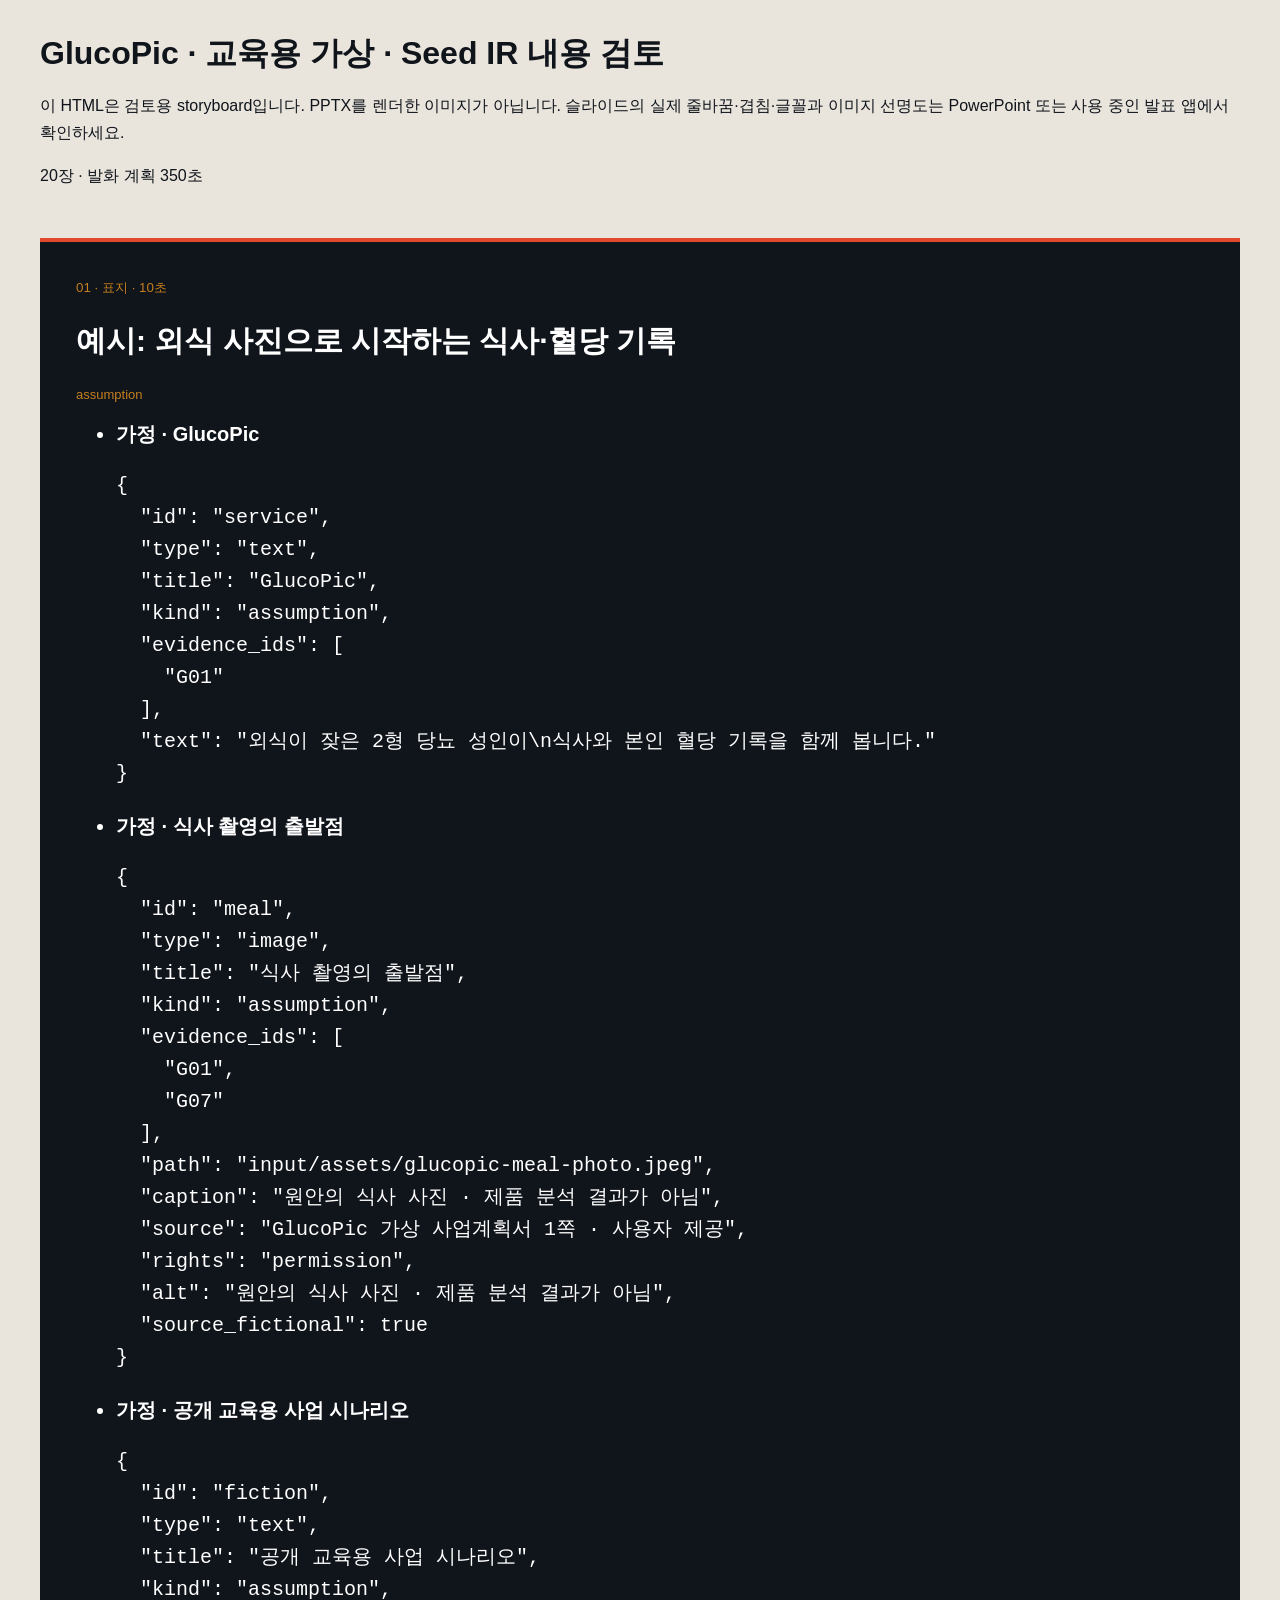
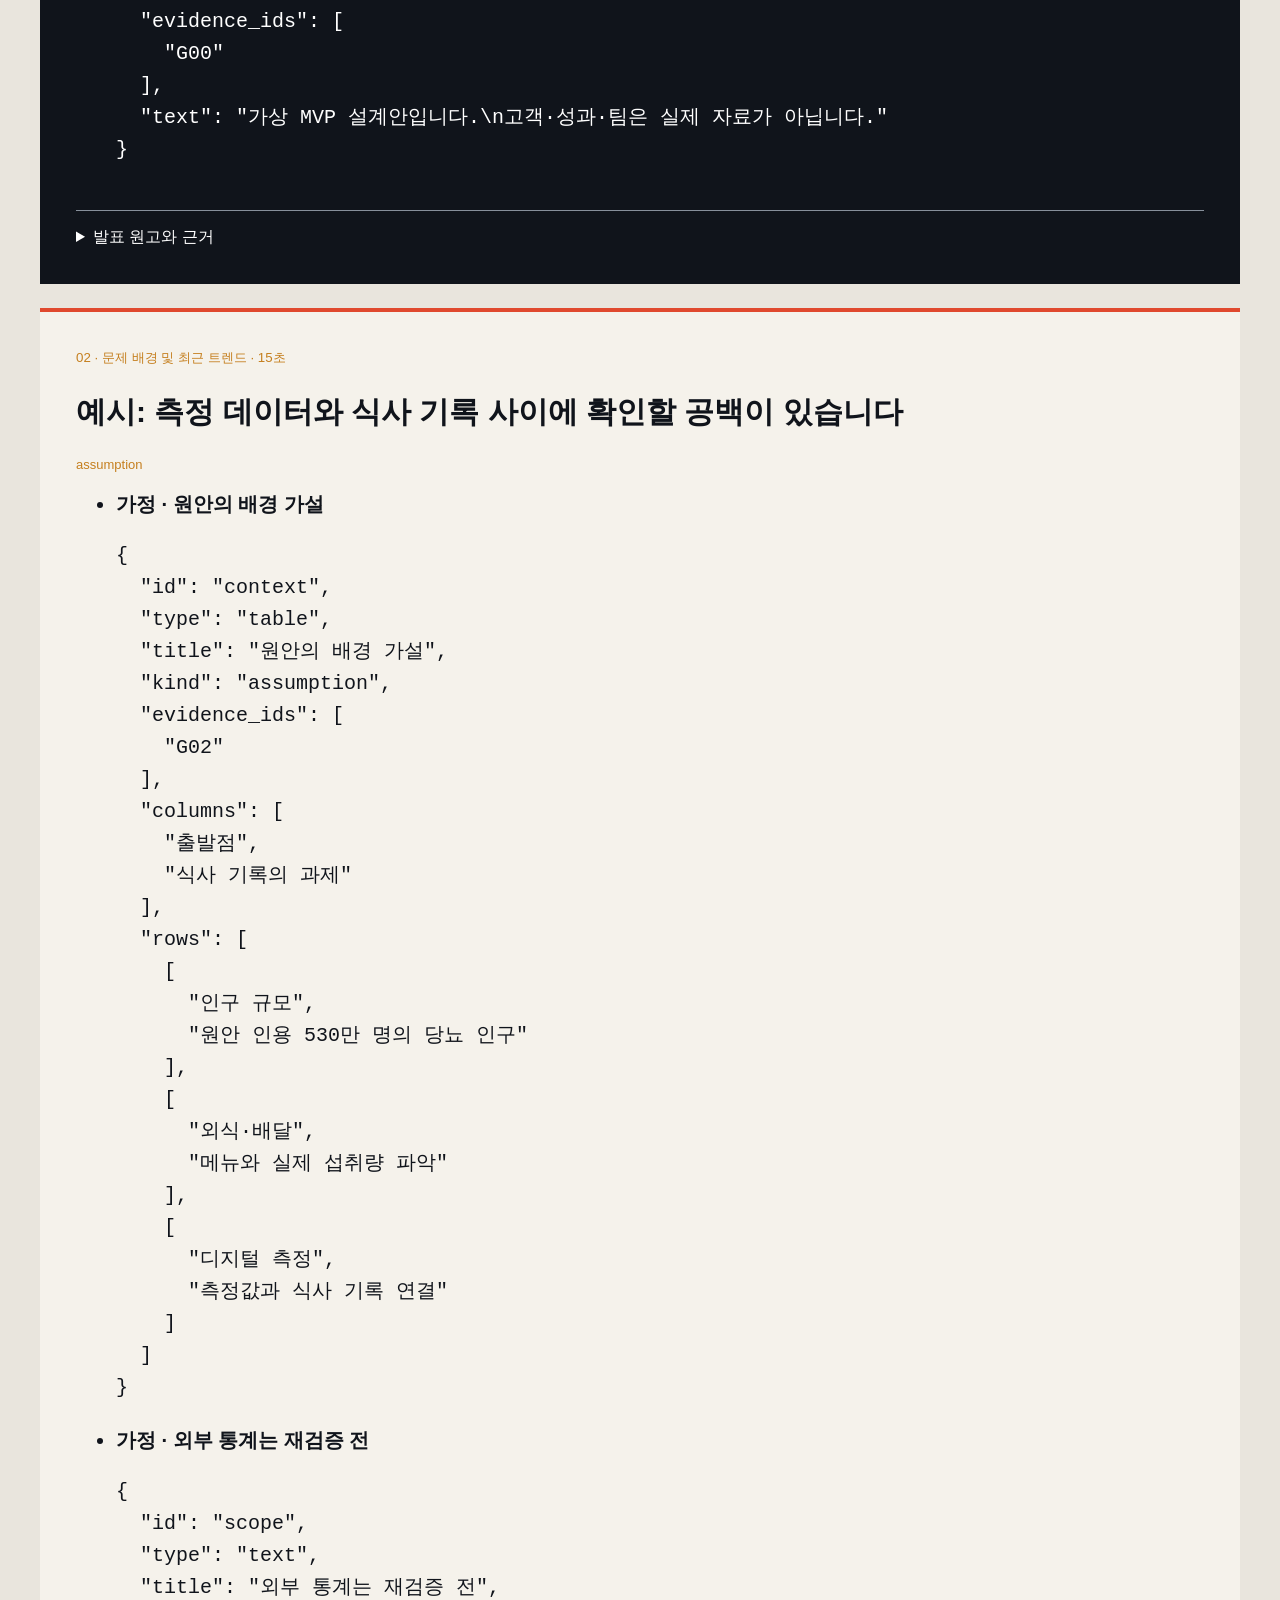
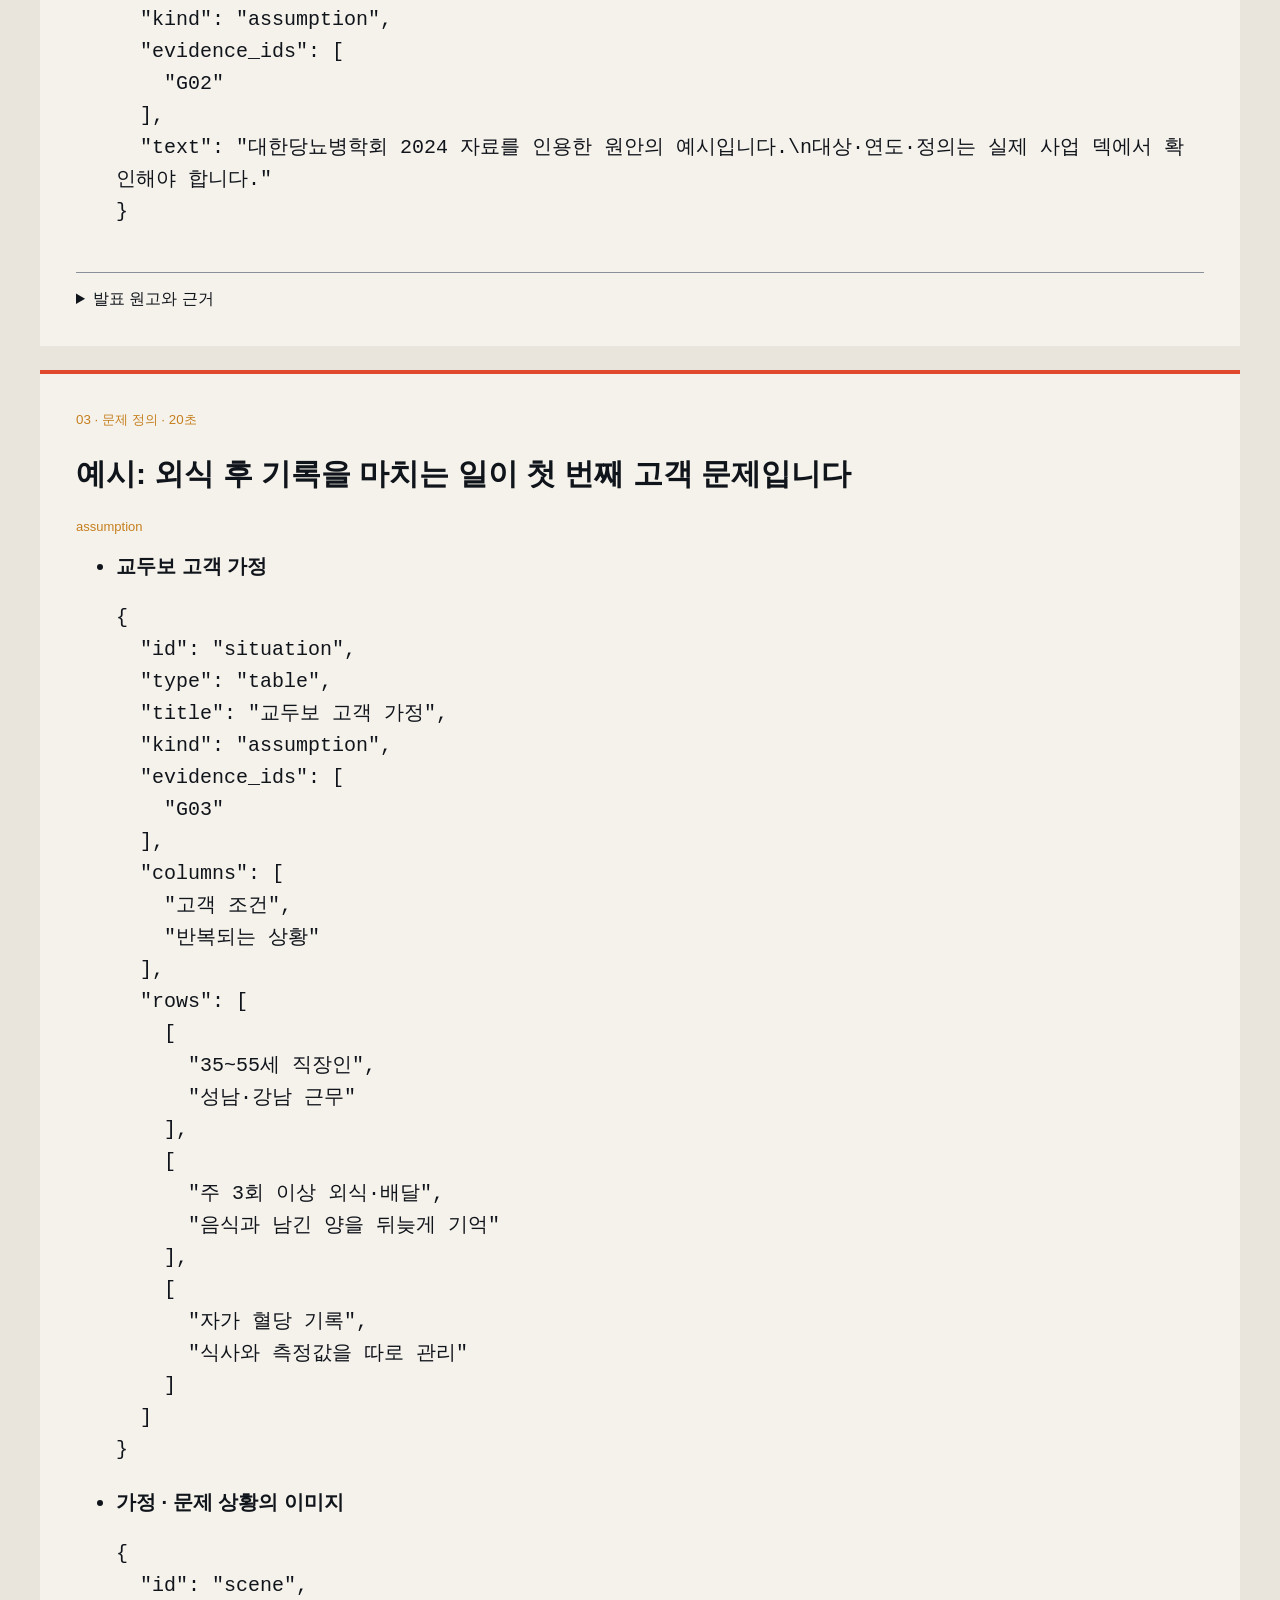
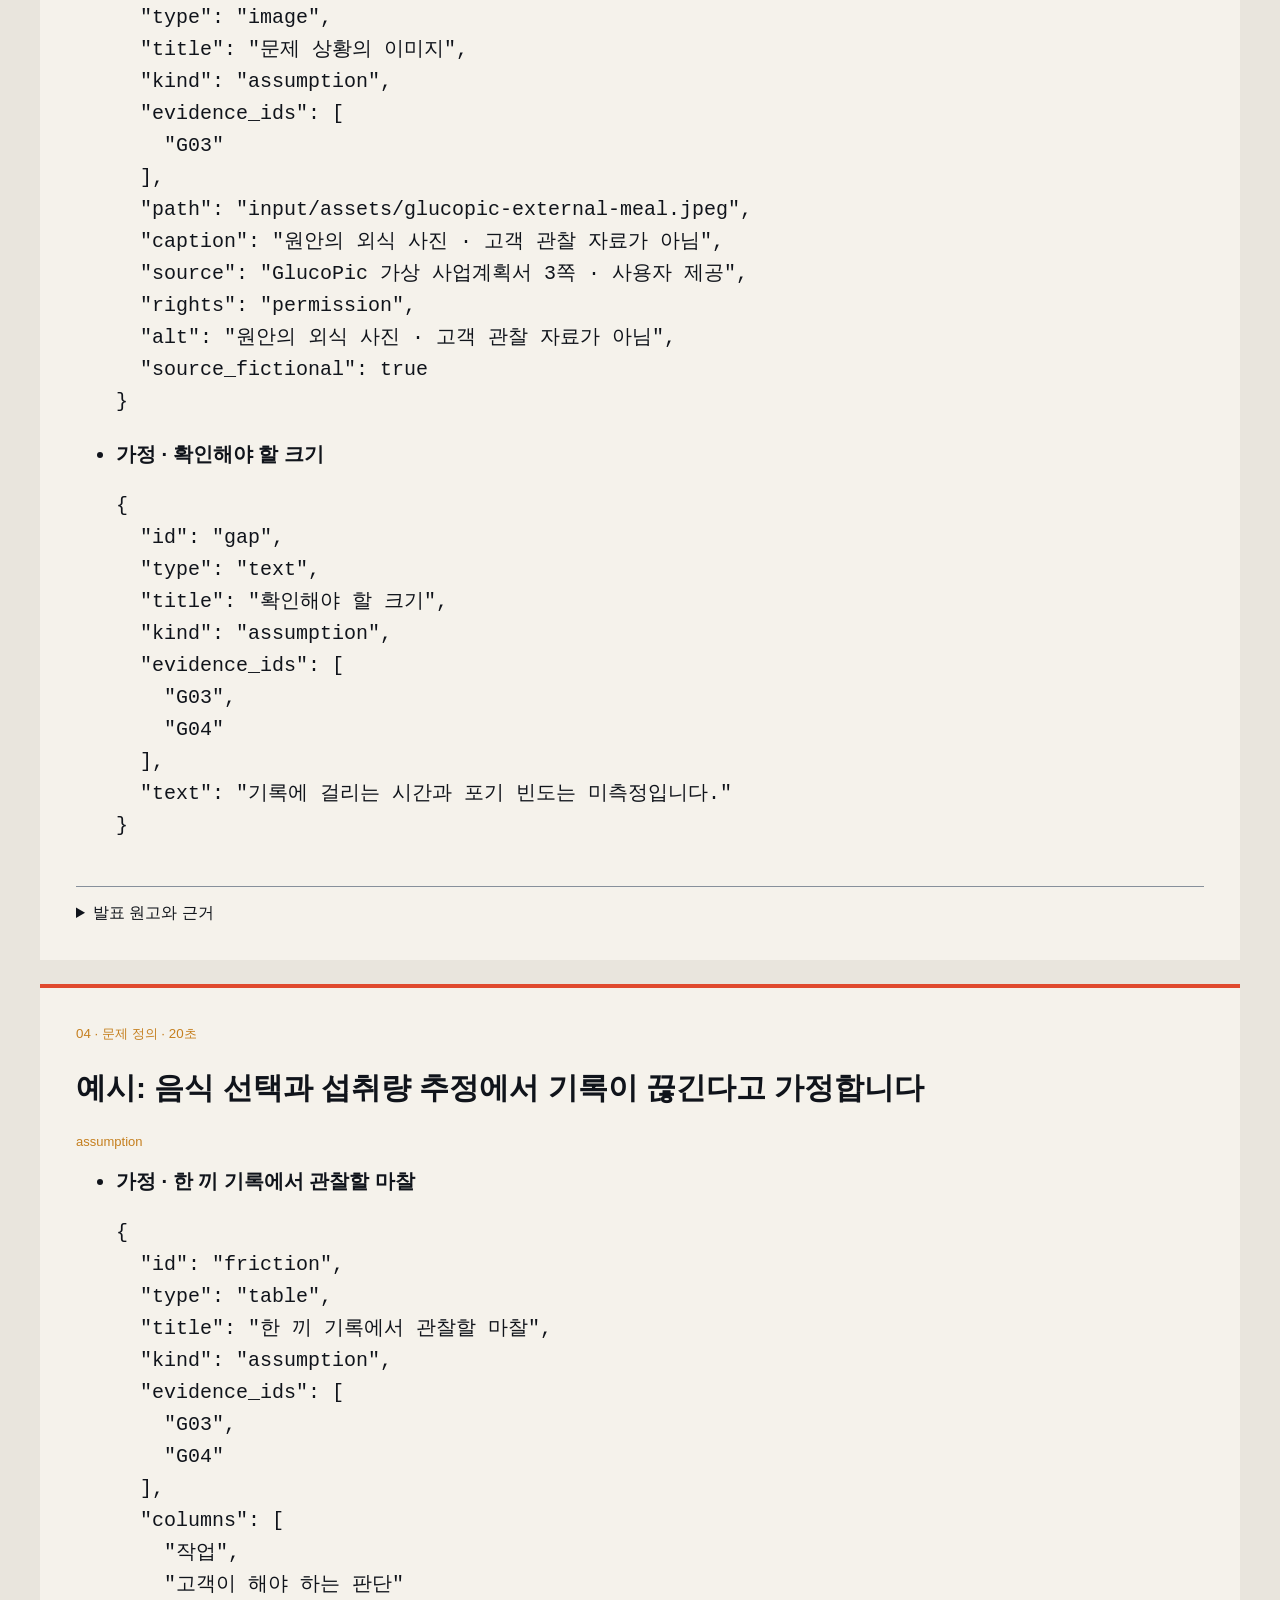
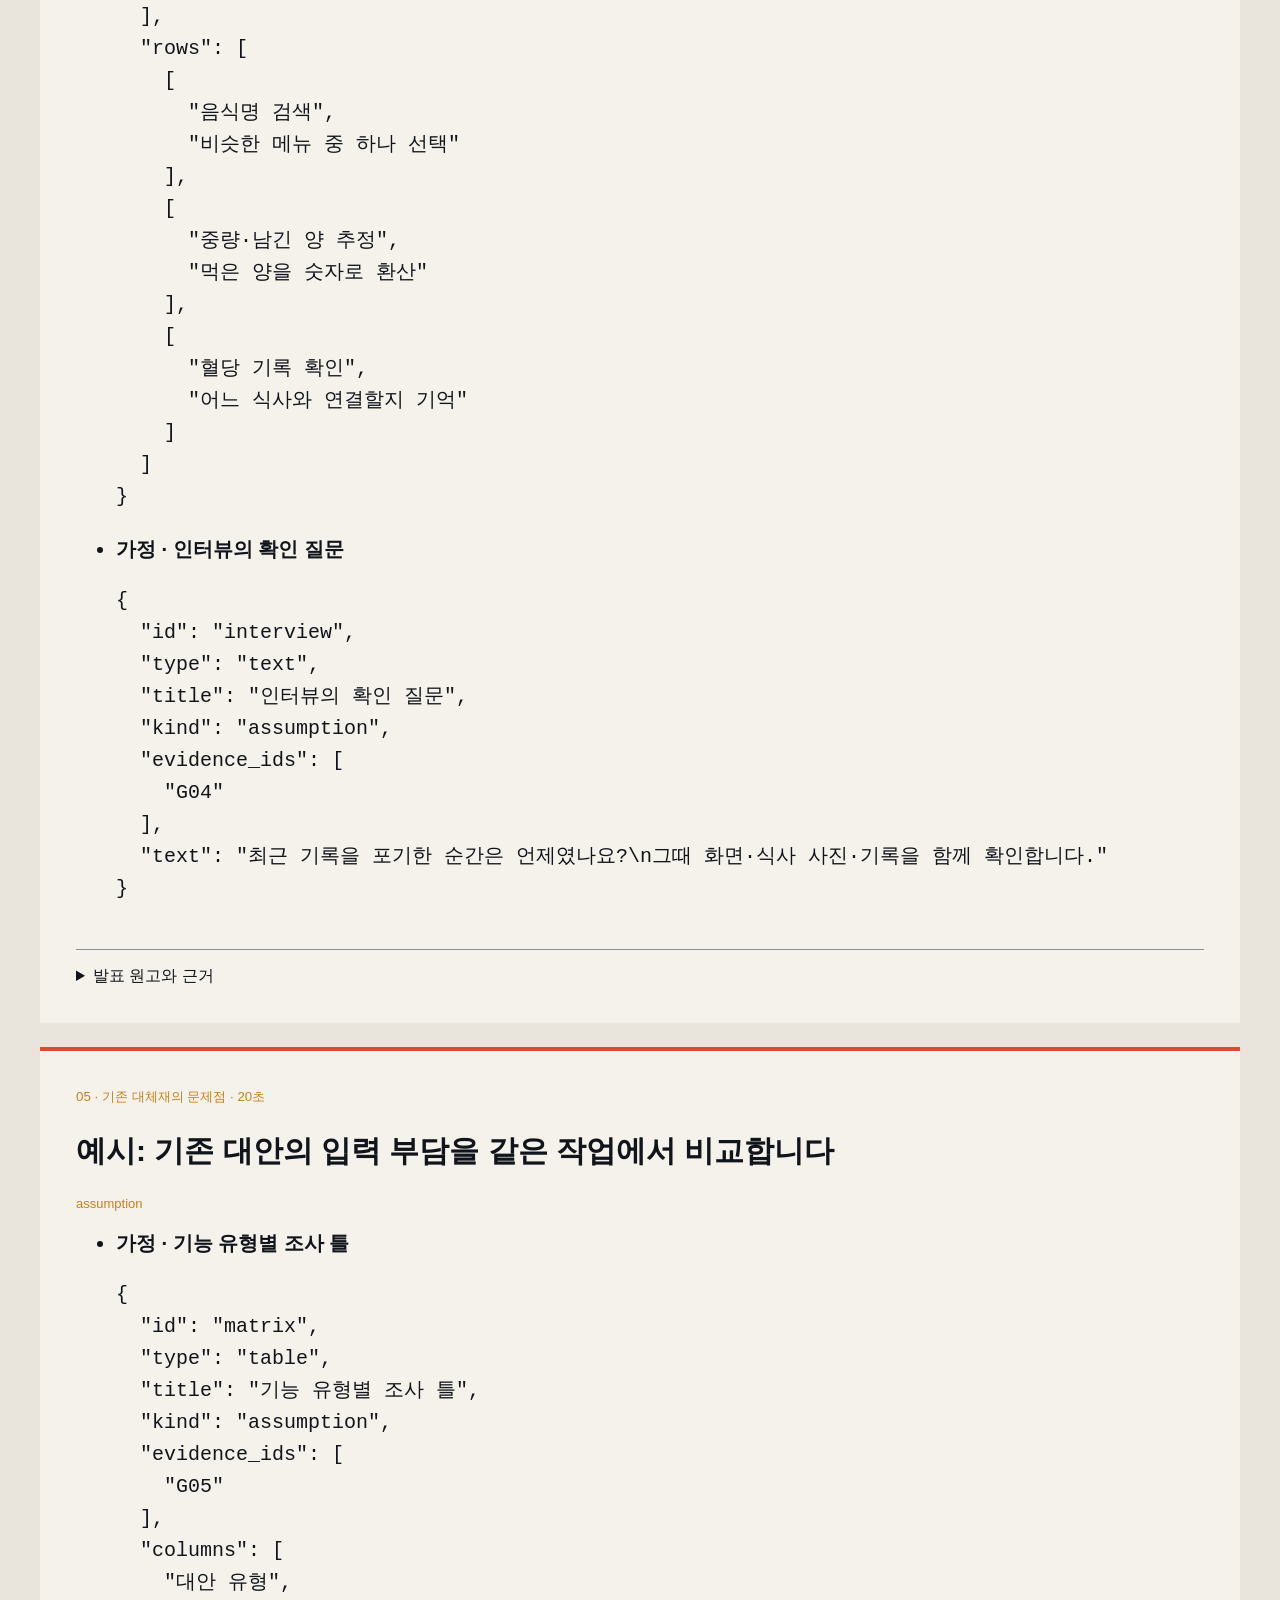
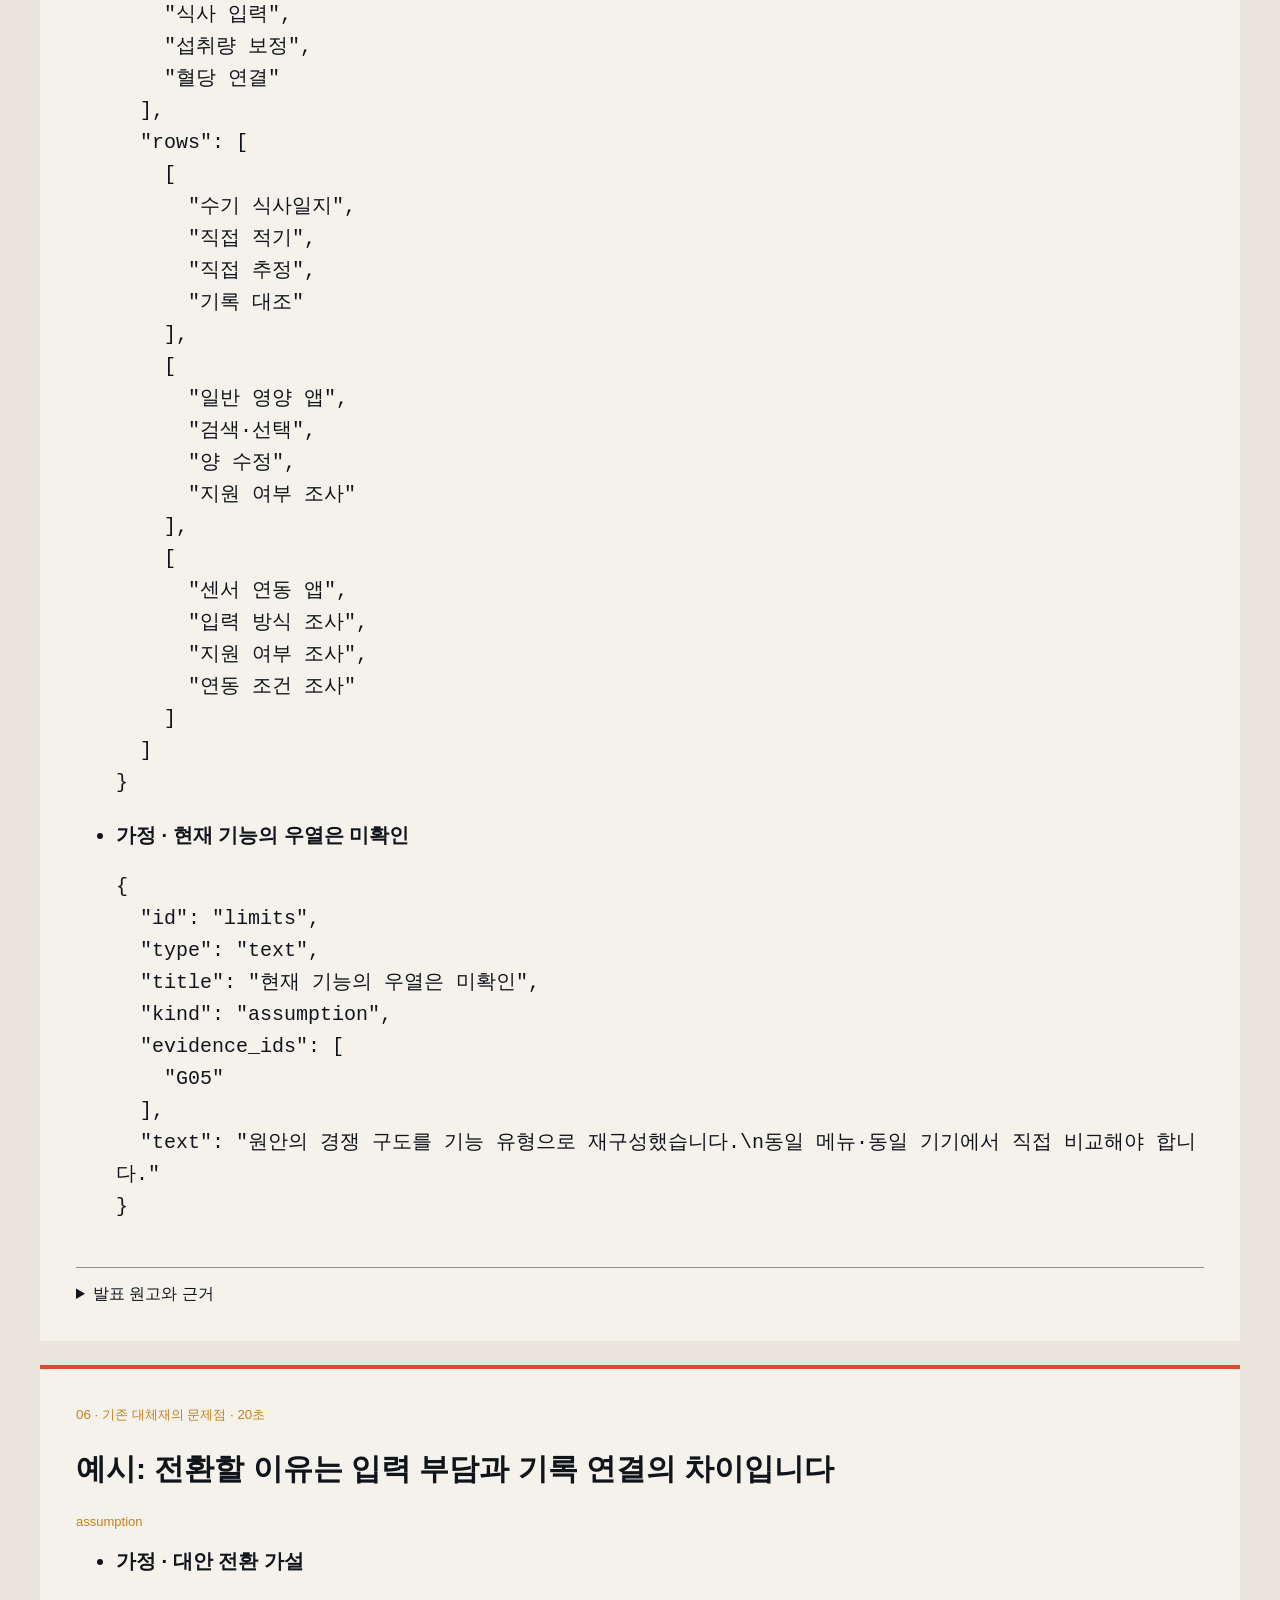
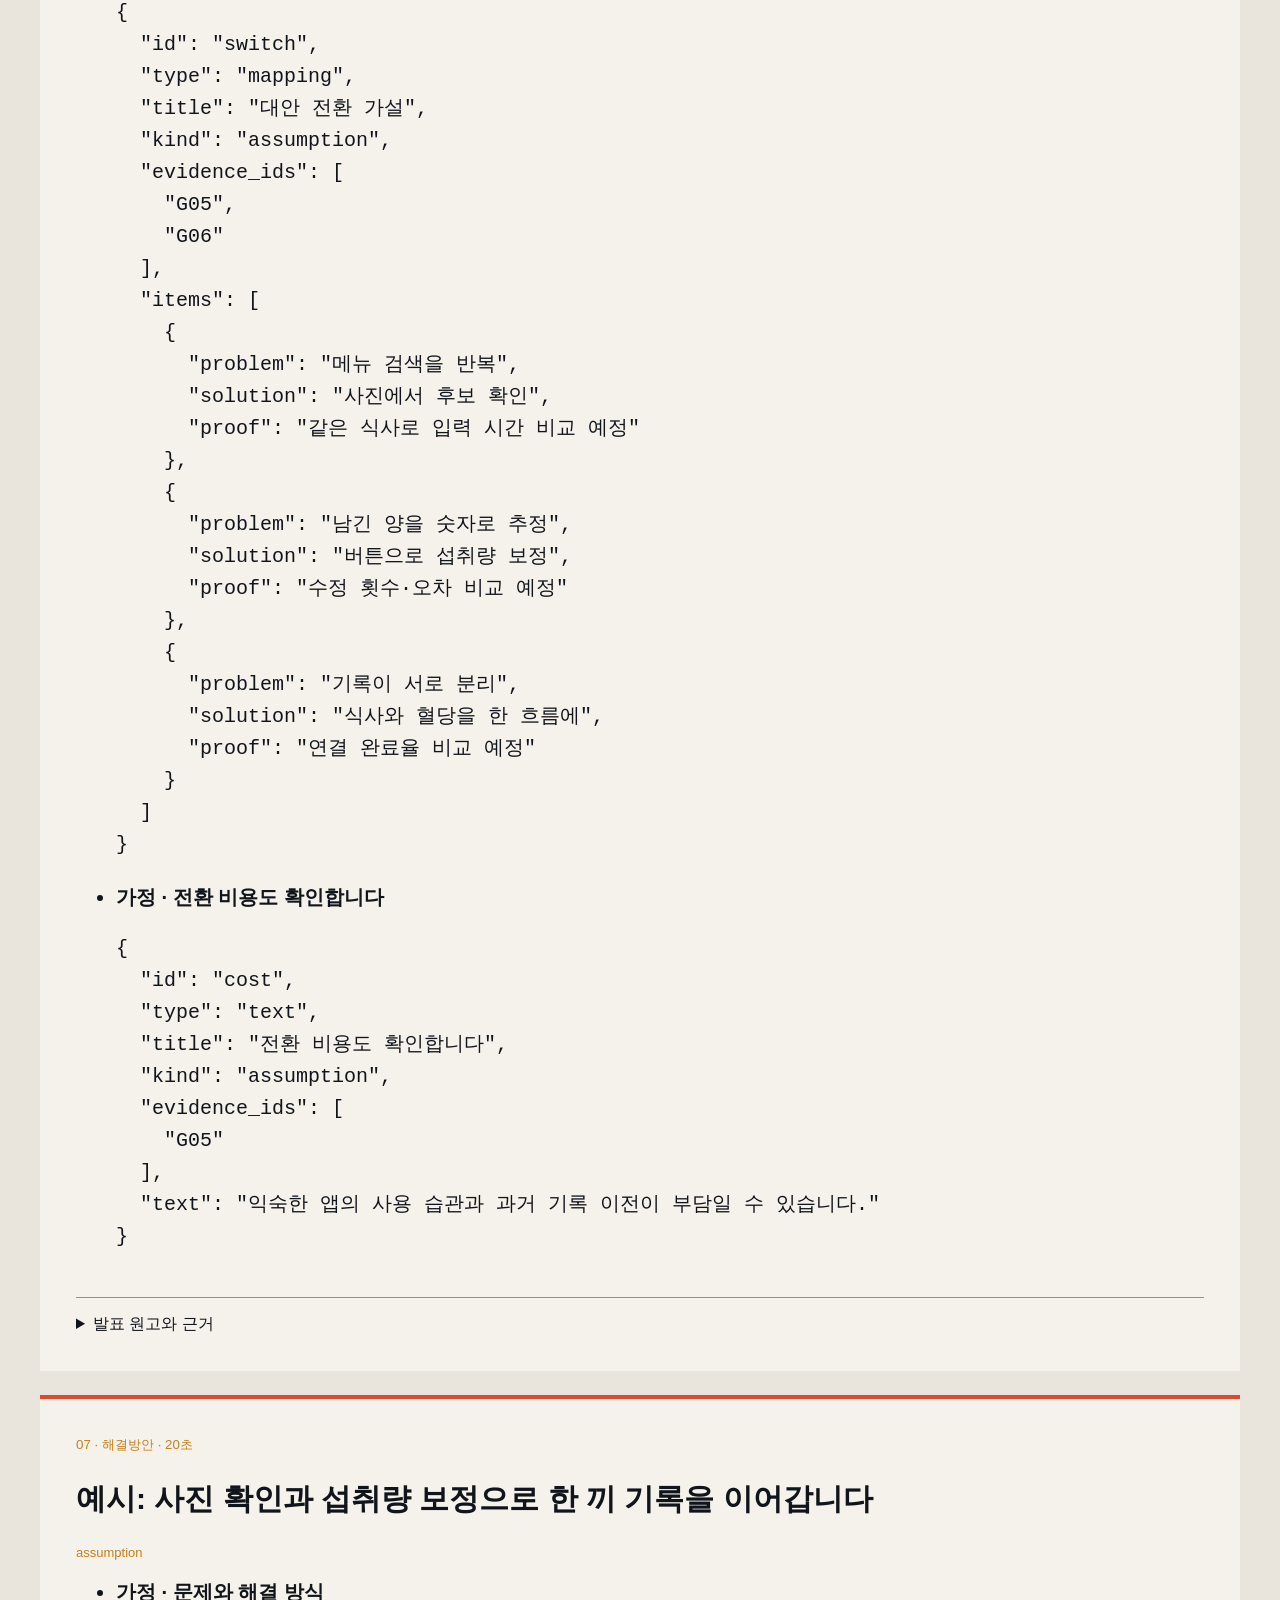
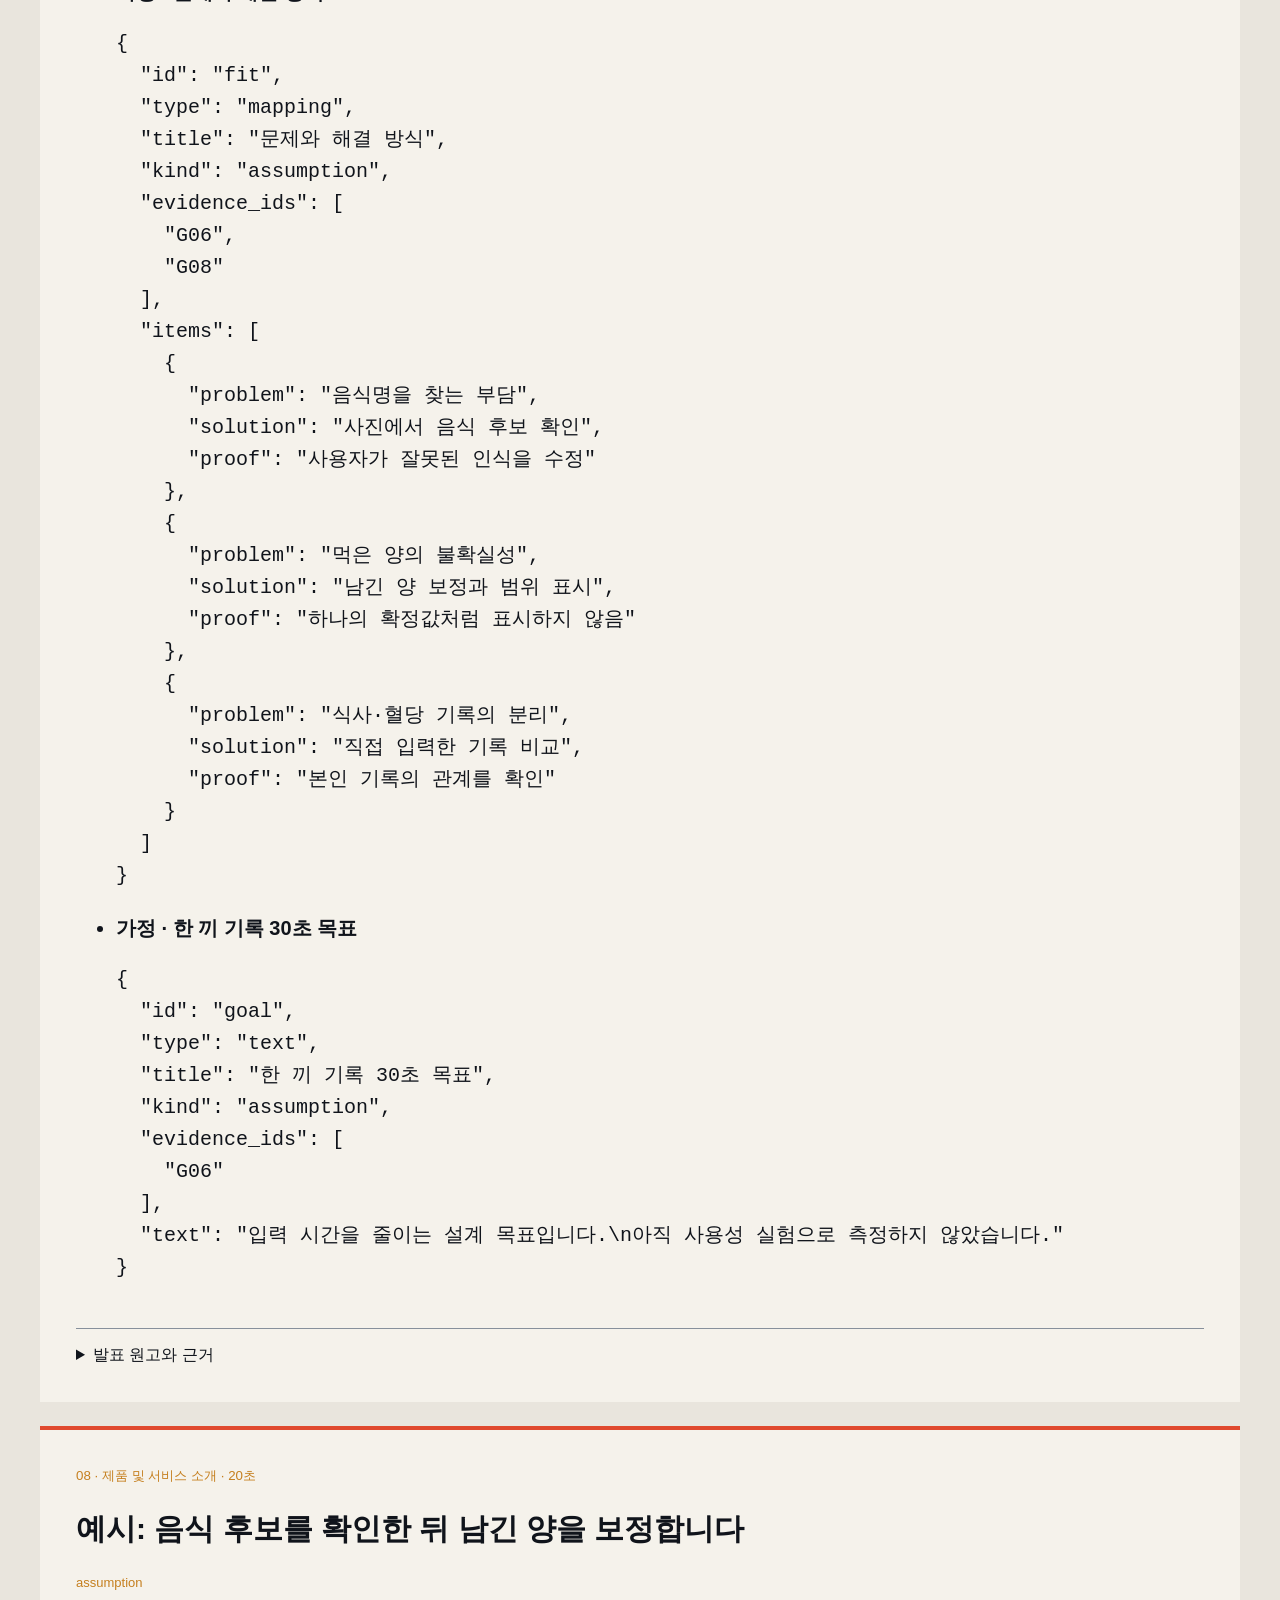
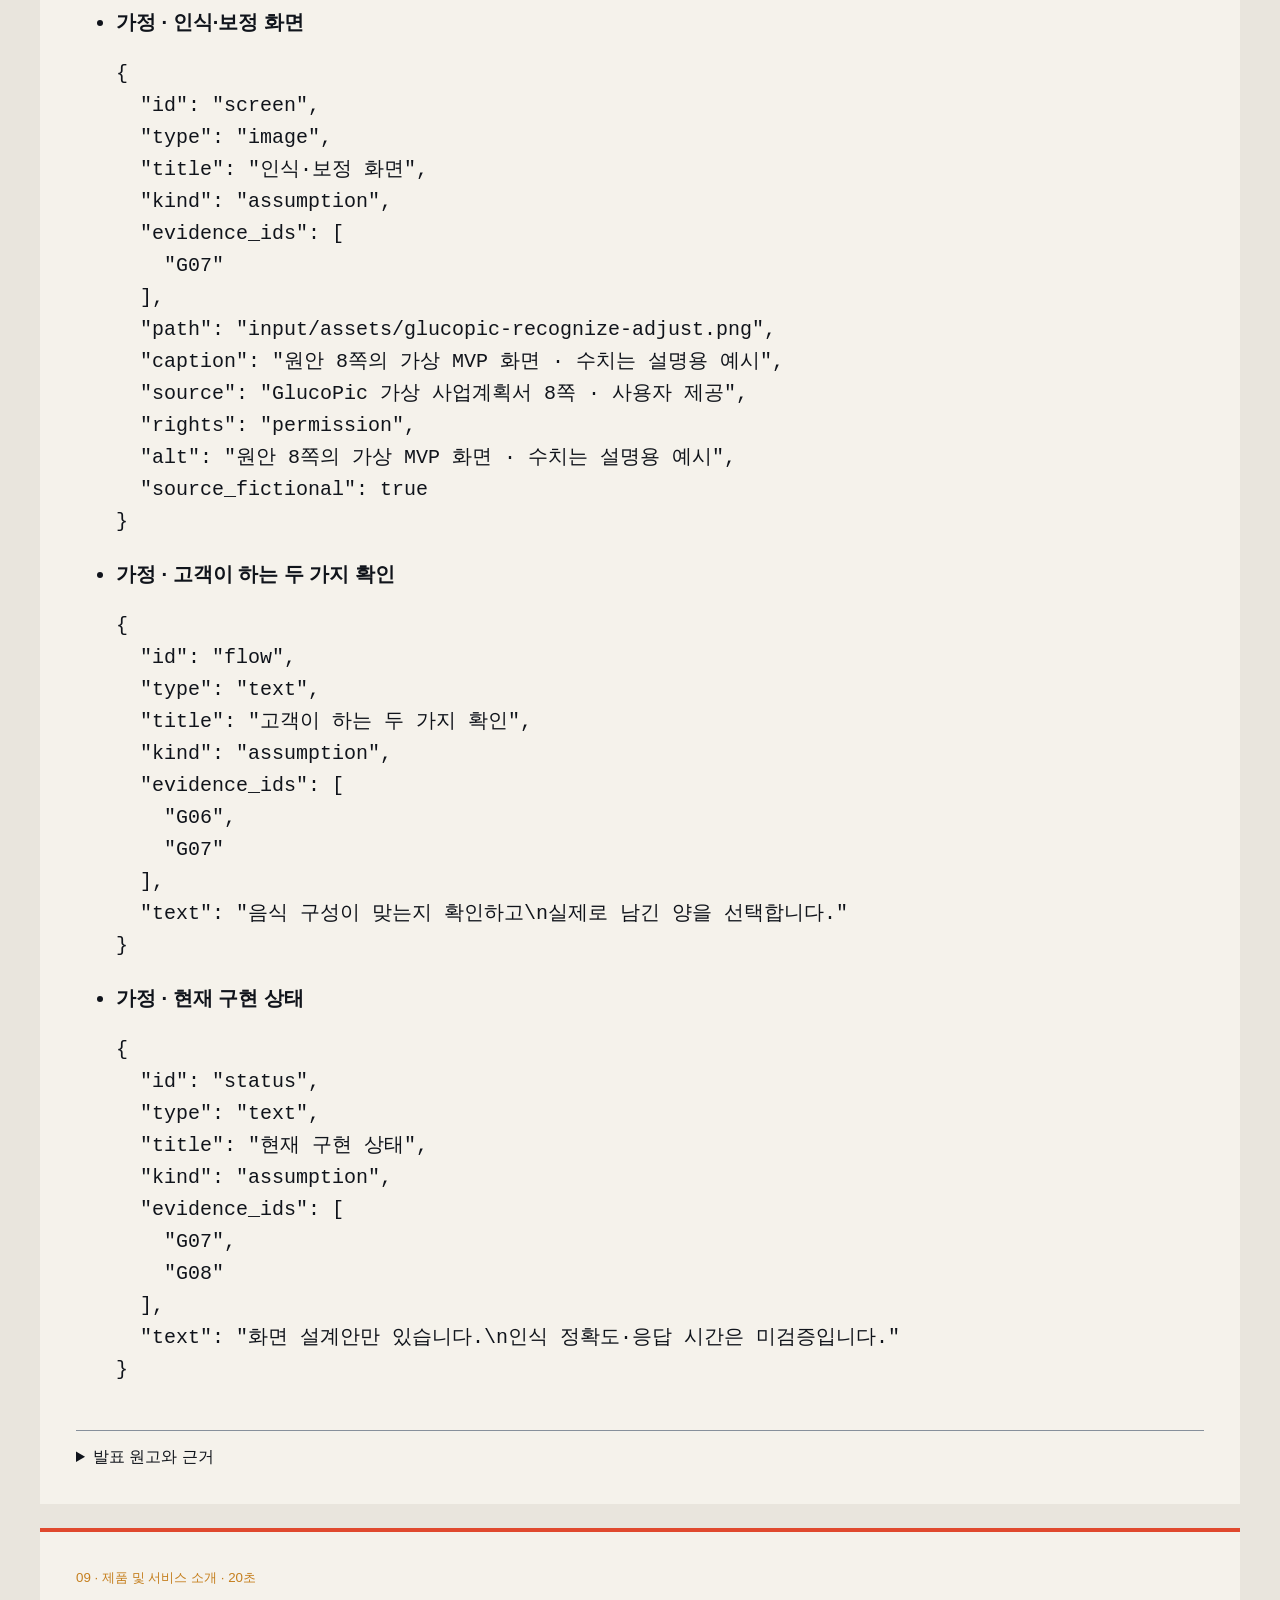
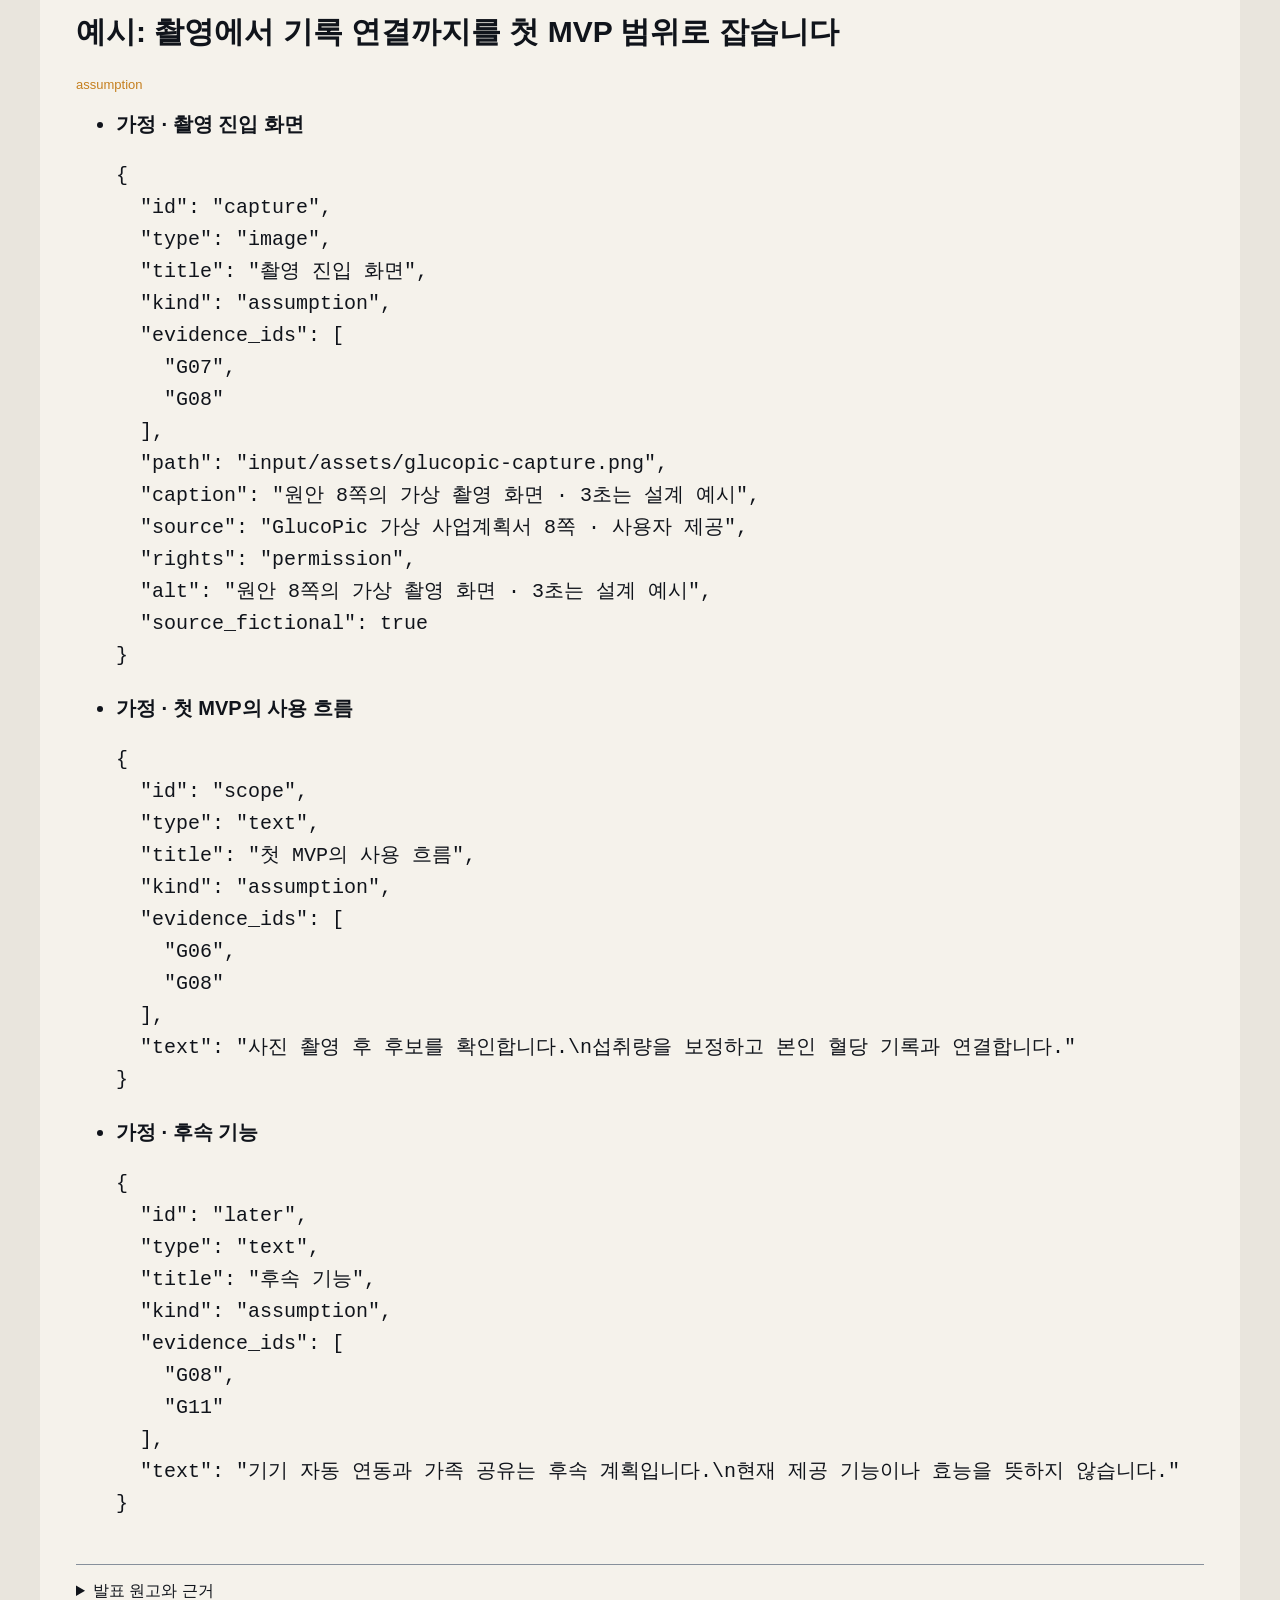
<file: codex/examples/demo-master-storyboard.html>
<!doctype html><html lang="ko"><meta charset="utf-8"><meta name="viewport" content="width=device-width,initial-scale=1"><title>Seed IR 내용 검토</title><style>body{margin:0;background:#e9e5dd;color:#10141b;font-family:"Pretendard","Noto Sans KR","Malgun Gothic",sans-serif}header{padding:32px;max-width:1200px;margin:auto}h1{margin:0 0 12px}header p{line-height:1.7}main{max-width:1200px;margin:auto;padding:0 24px 48px;display:grid;gap:24px}article{padding:36px;background:#f5f2eb;border-top:4px solid #e0492e}article.dark{background:#10141b;color:#fff}small{color:#c57f1e}h2{font-size:30px;line-height:1.35;max-width:1000px}li{font-size:20px;line-height:1.6;margin:12px 0}.media{display:flex;gap:20px;flex-wrap:wrap}figure{margin:12px 0;max-width:31%}img{max-width:100%;max-height:300px;object-fit:contain}figcaption{font-size:13px;line-height:1.5}details{margin-top:24px;border-top:1px solid #87909b;padding-top:16px}pre{white-space:pre-wrap;overflow-wrap:anywhere;font:14px/1.7 inherit}table{border-collapse:collapse}th,td{padding:12px 24px;border-bottom:1px solid #87909b;text-align:left}.tag{font-size:13px;color:#c57f1e}a{color:inherit}@media(max-width:650px){article{padding:22px}h2{font-size:24px}figure{max-width:100%}}@media print{article{break-after:page}details{display:block}}</style><header><h1>GlucoPic · 교육용 가상 · Seed IR 내용 검토</h1><p>이 HTML은 검토용 storyboard입니다. PPTX를 렌더한 이미지가 아닙니다. 슬라이드의 실제 줄바꿈·겹침·글꼴과 이미지 선명도는 PowerPoint 또는 사용 중인 발표 앱에서 확인하세요.</p><p>20장 · 발화 계획 350초</p></header><main><article class="dark"><small>01 · 표지 · 10초</small><h2>예시: 외식 사진으로 시작하는
식사·혈당 기록</h2><div class="tag">assumption</div><ul><li><strong>가정 · GlucoPic</strong><pre>{
  &quot;id&quot;: &quot;service&quot;,
  &quot;type&quot;: &quot;text&quot;,
  &quot;title&quot;: &quot;GlucoPic&quot;,
  &quot;kind&quot;: &quot;assumption&quot;,
  &quot;evidence_ids&quot;: [
    &quot;G01&quot;
  ],
  &quot;text&quot;: &quot;외식이 잦은 2형 당뇨 성인이\n식사와 본인 혈당 기록을 함께 봅니다.&quot;
}</pre></li><li><strong>가정 · 식사 촬영의 출발점</strong><pre>{
  &quot;id&quot;: &quot;meal&quot;,
  &quot;type&quot;: &quot;image&quot;,
  &quot;title&quot;: &quot;식사 촬영의 출발점&quot;,
  &quot;kind&quot;: &quot;assumption&quot;,
  &quot;evidence_ids&quot;: [
    &quot;G01&quot;,
    &quot;G07&quot;
  ],
  &quot;path&quot;: &quot;input/assets/glucopic-meal-photo.jpeg&quot;,
  &quot;caption&quot;: &quot;원안의 식사 사진 · 제품 분석 결과가 아님&quot;,
  &quot;source&quot;: &quot;GlucoPic 가상 사업계획서 1쪽 · 사용자 제공&quot;,
  &quot;rights&quot;: &quot;permission&quot;,
  &quot;alt&quot;: &quot;원안의 식사 사진 · 제품 분석 결과가 아님&quot;,
  &quot;source_fictional&quot;: true
}</pre></li><li><strong>가정 · 공개 교육용 사업 시나리오</strong><pre>{
  &quot;id&quot;: &quot;fiction&quot;,
  &quot;type&quot;: &quot;text&quot;,
  &quot;title&quot;: &quot;공개 교육용 사업 시나리오&quot;,
  &quot;kind&quot;: &quot;assumption&quot;,
  &quot;evidence_ids&quot;: [
    &quot;G00&quot;
  ],
  &quot;text&quot;: &quot;가상 MVP 설계안입니다.\n고객·성과·팀은 실제 자료가 아닙니다.&quot;
}</pre></li></ul><div class="media"></div><details><summary>발표 원고와 근거</summary><pre>글루코픽은 교육용 가상 사례입니다. 성과와 팀은 가정입니다.

근거
[G01] {&quot;id&quot;: &quot;G01&quot;, &quot;claim&quot;: &quot;GlucoPic은 외식·배달이 잦은 2형 당뇨 성인의 식사 기록과 혈당 기록을 연결하는 가상 서비스다. 사진 촬영, 음식 인식, 섭취량 보정, 사용자가 입력한 혈당 기록의 비교가 핵심 가치다. 실제 출시 제품이나 임상 검증 결과는 없다.&quot;, &quot;kind&quot;: &quot;internal&quot;, &quot;status&quot;: &quot;confirmed&quot;, &quot;source_id&quot;: &quot;src_731b6c5aa97f18bc6a6602b1e5beb8c50884e279b59c1326c2ab1188d84f5496&quot;, &quot;locator&quot;: &quot;line=13&quot;, &quot;publisher&quot;: &quot;GlucoPic 교육용 가상 입력&quot;, &quot;period&quot;: &quot;2026년 9월 기준 가상 계획&quot;, &quot;unit&quot;: &quot;항목별 가정 단위&quot;, &quot;limitations&quot;: &quot;교육용 가상 사례. 고객·인터뷰·성과·가격·팀·전망은 가정 또는 계획이며 실제 검증 결과가 아닙니다. 원안의 외부 인용도 재검증하지 않았습니다.&quot;, &quot;verification_note&quot;: &quot;배포용 가상 입력에 해당 문구가 존재함만 확인. 현실의 사업·통계·의학적 타당성 검증이 아님.&quot;, &quot;source_fictional&quot;: true, &quot;original_source&quot;: {&quot;filename&quot;: &quot;샘플_글루코픽_GlucoPic__사업계획서_20260911131034.pdf&quot;, &quot;page&quot;: 1}}
[G07] {&quot;id&quot;: &quot;G07&quot;, &quot;claim&quot;: &quot;원안 8쪽의 앱 화면은 가상 MVP 설계안이다. 김치찌개 백반의 탄수화물 78~94g, 밥 절반 남김 후 44~52g, 촬영 3초·인식 0.9초는 화면 설명용 예시이며 실제 음식 분석이나 측정 결과가 아니다. 배포본은 촬영·인식·보정 패널을 제품 시각 자료로 사용하며 생활 안내·혈당 수치 화면은 실제 조언으로 사용하지 않는다.&quot;, &quot;kind&quot;: &quot;internal&quot;, &quot;status&quot;: &quot;confirmed&quot;, &quot;source_id&quot;: &quot;src_731b6c5aa97f18bc6a6602b1e5beb8c50884e279b59c1326c2ab1188d84f5496&quot;, &quot;locator&quot;: &quot;line=31&quot;, &quot;publisher&quot;: &quot;GlucoPic 교육용 가상 입력&quot;, &quot;period&quot;: &quot;2026년 9월 기준 가상 계획&quot;, &quot;unit&quot;: &quot;항목별 가정 단위&quot;, &quot;limitations&quot;: &quot;교육용 가상 사례. 고객·인터뷰·성과·가격·팀·전망은 가정 또는 계획이며 실제 검증 결과가 아닙니다. 원안의 외부 인용도 재검증하지 않았습니다.&quot;, &quot;verification_note&quot;: &quot;배포용 가상 입력에 해당 문구가 존재함만 확인. 현실의 사업·통계·의학적 타당성 검증이 아님.&quot;, &quot;source_fictional&quot;: true, &quot;original_source&quot;: {&quot;filename&quot;: &quot;샘플_글루코픽_GlucoPic__사업계획서_20260911131034.pdf&quot;, &quot;page&quot;: 8}}
[G00] {&quot;id&quot;: &quot;G00&quot;, &quot;claim&quot;: &quot;교육용 가상 사례. 고객·인터뷰·성과·가격·팀·전망은 가정 또는 계획이며 실제 검증 결과가 아닙니다.&quot;, &quot;kind&quot;: &quot;internal&quot;, &quot;status&quot;: &quot;confirmed&quot;, &quot;source_id&quot;: &quot;src_731b6c5aa97f18bc6a6602b1e5beb8c50884e279b59c1326c2ab1188d84f5496&quot;, &quot;locator&quot;: &quot;line=2&quot;, &quot;publisher&quot;: &quot;GlucoPic 교육용 가상 입력&quot;, &quot;period&quot;: &quot;2026년 9월 기준 가상 계획&quot;, &quot;unit&quot;: &quot;항목별 가정 단위&quot;, &quot;limitations&quot;: &quot;교육용 가상 사례. 고객·인터뷰·성과·가격·팀·전망은 가정 또는 계획이며 실제 검증 결과가 아닙니다. 원안의 외부 인용도 재검증하지 않았습니다.&quot;, &quot;verification_note&quot;: &quot;배포용 가상 입력에 해당 문구가 존재함만 확인. 현실의 사업·통계·의학적 타당성 검증이 아님.&quot;, &quot;source_fictional&quot;: true, &quot;original_source&quot;: {&quot;filename&quot;: &quot;샘플_글루코픽_GlucoPic__사업계획서_20260911131034.pdf&quot;, &quot;page&quot;: 1}}</pre></details></article><article class="light"><small>02 · 문제 배경 및 최근 트렌드 · 15초</small><h2>예시: 측정 데이터와 식사 기록 사이에
확인할 공백이 있습니다</h2><div class="tag">assumption</div><ul><li><strong>가정 · 원안의 배경 가설</strong><pre>{
  &quot;id&quot;: &quot;context&quot;,
  &quot;type&quot;: &quot;table&quot;,
  &quot;title&quot;: &quot;원안의 배경 가설&quot;,
  &quot;kind&quot;: &quot;assumption&quot;,
  &quot;evidence_ids&quot;: [
    &quot;G02&quot;
  ],
  &quot;columns&quot;: [
    &quot;출발점&quot;,
    &quot;식사 기록의 과제&quot;
  ],
  &quot;rows&quot;: [
    [
      &quot;인구 규모&quot;,
      &quot;원안 인용 530만 명의 당뇨 인구&quot;
    ],
    [
      &quot;외식·배달&quot;,
      &quot;메뉴와 실제 섭취량 파악&quot;
    ],
    [
      &quot;디지털 측정&quot;,
      &quot;측정값과 식사 기록 연결&quot;
    ]
  ]
}</pre></li><li><strong>가정 · 외부 통계는 재검증 전</strong><pre>{
  &quot;id&quot;: &quot;scope&quot;,
  &quot;type&quot;: &quot;text&quot;,
  &quot;title&quot;: &quot;외부 통계는 재검증 전&quot;,
  &quot;kind&quot;: &quot;assumption&quot;,
  &quot;evidence_ids&quot;: [
    &quot;G02&quot;
  ],
  &quot;text&quot;: &quot;대한당뇨병학회 2024 자료를 인용한 원안의 예시입니다.\n대상·연도·정의는 실제 사업 덱에서 확인해야 합니다.&quot;
}</pre></li></ul><div class="media"></div><details><summary>발표 원고와 근거</summary><pre>원안은 당뇨 인구, 외식, 측정 자동화를 배경으로 봅니다. 식사 기록 연결의 기회를 가정합니다. 통계는 재검증 전입니다.

근거
[G02] {&quot;id&quot;: &quot;G02&quot;, &quot;claim&quot;: &quot;원안은 대한당뇨병학회 Diabetes Fact Sheet 2024의 2021~2022년 국내 조사 인구를 당뇨 530만 명, 당뇨 전단계 1409만 명, 합계 1939만 명으로 인용한다. 이 배포본은 원문·정의·최신성을 재검증하지 않은 원안 인용 예시로만 사용한다. 외식 증가와 측정 자동화는 후속 조사할 배경 가설이다.&quot;, &quot;kind&quot;: &quot;internal&quot;, &quot;status&quot;: &quot;confirmed&quot;, &quot;source_id&quot;: &quot;src_731b6c5aa97f18bc6a6602b1e5beb8c50884e279b59c1326c2ab1188d84f5496&quot;, &quot;locator&quot;: &quot;line=16&quot;, &quot;publisher&quot;: &quot;GlucoPic 교육용 가상 입력&quot;, &quot;period&quot;: &quot;2026년 9월 기준 가상 계획&quot;, &quot;unit&quot;: &quot;항목별 가정 단위&quot;, &quot;limitations&quot;: &quot;교육용 가상 사례. 고객·인터뷰·성과·가격·팀·전망은 가정 또는 계획이며 실제 검증 결과가 아닙니다. 원안의 외부 인용도 재검증하지 않았습니다.&quot;, &quot;verification_note&quot;: &quot;배포용 가상 입력에 해당 문구가 존재함만 확인. 현실의 사업·통계·의학적 타당성 검증이 아님.&quot;, &quot;source_fictional&quot;: true, &quot;original_source&quot;: {&quot;filename&quot;: &quot;샘플_글루코픽_GlucoPic__사업계획서_20260911131034.pdf&quot;, &quot;page&quot;: 2}}</pre></details></article><article class="light"><small>03 · 문제 정의 · 20초</small><h2>예시: 외식 후 기록을 마치는 일이
첫 번째 고객 문제입니다</h2><div class="tag">assumption</div><ul><li><strong>교두보 고객 가정</strong><pre>{
  &quot;id&quot;: &quot;situation&quot;,
  &quot;type&quot;: &quot;table&quot;,
  &quot;title&quot;: &quot;교두보 고객 가정&quot;,
  &quot;kind&quot;: &quot;assumption&quot;,
  &quot;evidence_ids&quot;: [
    &quot;G03&quot;
  ],
  &quot;columns&quot;: [
    &quot;고객 조건&quot;,
    &quot;반복되는 상황&quot;
  ],
  &quot;rows&quot;: [
    [
      &quot;35~55세 직장인&quot;,
      &quot;성남·강남 근무&quot;
    ],
    [
      &quot;주 3회 이상 외식·배달&quot;,
      &quot;음식과 남긴 양을 뒤늦게 기억&quot;
    ],
    [
      &quot;자가 혈당 기록&quot;,
      &quot;식사와 측정값을 따로 관리&quot;
    ]
  ]
}</pre></li><li><strong>가정 · 문제 상황의 이미지</strong><pre>{
  &quot;id&quot;: &quot;scene&quot;,
  &quot;type&quot;: &quot;image&quot;,
  &quot;title&quot;: &quot;문제 상황의 이미지&quot;,
  &quot;kind&quot;: &quot;assumption&quot;,
  &quot;evidence_ids&quot;: [
    &quot;G03&quot;
  ],
  &quot;path&quot;: &quot;input/assets/glucopic-external-meal.jpeg&quot;,
  &quot;caption&quot;: &quot;원안의 외식 사진 · 고객 관찰 자료가 아님&quot;,
  &quot;source&quot;: &quot;GlucoPic 가상 사업계획서 3쪽 · 사용자 제공&quot;,
  &quot;rights&quot;: &quot;permission&quot;,
  &quot;alt&quot;: &quot;원안의 외식 사진 · 고객 관찰 자료가 아님&quot;,
  &quot;source_fictional&quot;: true
}</pre></li><li><strong>가정 · 확인해야 할 크기</strong><pre>{
  &quot;id&quot;: &quot;gap&quot;,
  &quot;type&quot;: &quot;text&quot;,
  &quot;title&quot;: &quot;확인해야 할 크기&quot;,
  &quot;kind&quot;: &quot;assumption&quot;,
  &quot;evidence_ids&quot;: [
    &quot;G03&quot;,
    &quot;G04&quot;
  ],
  &quot;text&quot;: &quot;기록에 걸리는 시간과 포기 빈도는 미측정입니다.&quot;
}</pre></li></ul><div class="media"></div><details><summary>발표 원고와 근거</summary><pre>첫 고객은 성남·강남에서 주 세 번 이상 외식하는 당뇨 직장인으로 가정합니다. 음식과 남긴 양을 기억하고 혈당 기록까지 맞추는 부담을 조사할 계획입니다.

근거
[G03] {&quot;id&quot;: &quot;G03&quot;, &quot;claim&quot;: &quot;가상 목표 고객은 성남·강남에서 주 3회 이상 외식 또는 배달을 이용하는 35~55세 2형 당뇨 직장인이다. 식사 때마다 음식명 검색, 중량 추정, 영양값 확인, 혈당 입력을 반복한다고 가정한다. 실제 관찰 시간·빈도·중도 이탈률은 확보하지 않았다.&quot;, &quot;kind&quot;: &quot;internal&quot;, &quot;status&quot;: &quot;confirmed&quot;, &quot;source_id&quot;: &quot;src_731b6c5aa97f18bc6a6602b1e5beb8c50884e279b59c1326c2ab1188d84f5496&quot;, &quot;locator&quot;: &quot;line=19&quot;, &quot;publisher&quot;: &quot;GlucoPic 교육용 가상 입력&quot;, &quot;period&quot;: &quot;2026년 9월 기준 가상 계획&quot;, &quot;unit&quot;: &quot;항목별 가정 단위&quot;, &quot;limitations&quot;: &quot;교육용 가상 사례. 고객·인터뷰·성과·가격·팀·전망은 가정 또는 계획이며 실제 검증 결과가 아닙니다. 원안의 외부 인용도 재검증하지 않았습니다.&quot;, &quot;verification_note&quot;: &quot;배포용 가상 입력에 해당 문구가 존재함만 확인. 현실의 사업·통계·의학적 타당성 검증이 아님.&quot;, &quot;source_fictional&quot;: true, &quot;original_source&quot;: {&quot;filename&quot;: &quot;샘플_글루코픽_GlucoPic__사업계획서_20260911131034.pdf&quot;, &quot;page&quot;: 4}}
[G04] {&quot;id&quot;: &quot;G04&quot;, &quot;claim&quot;: &quot;가상 인터뷰 질문은 최근 외식에서 기록을 포기한 순간과 다음 식사를 바꾸기 어려웠던 이유다. 원안의 고객 인용문과 고객 반응은 가상 시나리오로 취급한다. 실제 인터뷰 원문·모집 명단·행동 로그·결제 내역이 없으므로 초기 검증 실적으로 제시하지 않는다.&quot;, &quot;kind&quot;: &quot;internal&quot;, &quot;status&quot;: &quot;confirmed&quot;, &quot;source_id&quot;: &quot;src_731b6c5aa97f18bc6a6602b1e5beb8c50884e279b59c1326c2ab1188d84f5496&quot;, &quot;locator&quot;: &quot;line=22&quot;, &quot;publisher&quot;: &quot;GlucoPic 교육용 가상 입력&quot;, &quot;period&quot;: &quot;2026년 9월 기준 가상 계획&quot;, &quot;unit&quot;: &quot;항목별 가정 단위&quot;, &quot;limitations&quot;: &quot;교육용 가상 사례. 고객·인터뷰·성과·가격·팀·전망은 가정 또는 계획이며 실제 검증 결과가 아닙니다. 원안의 외부 인용도 재검증하지 않았습니다.&quot;, &quot;verification_note&quot;: &quot;배포용 가상 입력에 해당 문구가 존재함만 확인. 현실의 사업·통계·의학적 타당성 검증이 아님.&quot;, &quot;source_fictional&quot;: true, &quot;original_source&quot;: {&quot;filename&quot;: &quot;샘플_글루코픽_GlucoPic__사업계획서_20260911131034.pdf&quot;, &quot;page&quot;: 3}}</pre></details></article><article class="light"><small>04 · 문제 정의 · 20초</small><h2>예시: 음식 선택과 섭취량 추정에서
기록이 끊긴다고 가정합니다</h2><div class="tag">assumption</div><ul><li><strong>가정 · 한 끼 기록에서 관찰할 마찰</strong><pre>{
  &quot;id&quot;: &quot;friction&quot;,
  &quot;type&quot;: &quot;table&quot;,
  &quot;title&quot;: &quot;한 끼 기록에서 관찰할 마찰&quot;,
  &quot;kind&quot;: &quot;assumption&quot;,
  &quot;evidence_ids&quot;: [
    &quot;G03&quot;,
    &quot;G04&quot;
  ],
  &quot;columns&quot;: [
    &quot;작업&quot;,
    &quot;고객이 해야 하는 판단&quot;
  ],
  &quot;rows&quot;: [
    [
      &quot;음식명 검색&quot;,
      &quot;비슷한 메뉴 중 하나 선택&quot;
    ],
    [
      &quot;중량·남긴 양 추정&quot;,
      &quot;먹은 양을 숫자로 환산&quot;
    ],
    [
      &quot;혈당 기록 확인&quot;,
      &quot;어느 식사와 연결할지 기억&quot;
    ]
  ]
}</pre></li><li><strong>가정 · 인터뷰의 확인 질문</strong><pre>{
  &quot;id&quot;: &quot;interview&quot;,
  &quot;type&quot;: &quot;text&quot;,
  &quot;title&quot;: &quot;인터뷰의 확인 질문&quot;,
  &quot;kind&quot;: &quot;assumption&quot;,
  &quot;evidence_ids&quot;: [
    &quot;G04&quot;
  ],
  &quot;text&quot;: &quot;최근 기록을 포기한 순간은 언제였나요?\n그때 화면·식사 사진·기록을 함께 확인합니다.&quot;
}</pre></li></ul><div class="media"></div><details><summary>발표 원고와 근거</summary><pre>핵심 문제는 음식 선택과 섭취량 추정에서 기록이 끊긴다는 가설입니다. 최근 포기한 한 끼를 확인하고 소요 시간과 누락 횟수를 관찰하겠습니다.

근거
[G03] {&quot;id&quot;: &quot;G03&quot;, &quot;claim&quot;: &quot;가상 목표 고객은 성남·강남에서 주 3회 이상 외식 또는 배달을 이용하는 35~55세 2형 당뇨 직장인이다. 식사 때마다 음식명 검색, 중량 추정, 영양값 확인, 혈당 입력을 반복한다고 가정한다. 실제 관찰 시간·빈도·중도 이탈률은 확보하지 않았다.&quot;, &quot;kind&quot;: &quot;internal&quot;, &quot;status&quot;: &quot;confirmed&quot;, &quot;source_id&quot;: &quot;src_731b6c5aa97f18bc6a6602b1e5beb8c50884e279b59c1326c2ab1188d84f5496&quot;, &quot;locator&quot;: &quot;line=19&quot;, &quot;publisher&quot;: &quot;GlucoPic 교육용 가상 입력&quot;, &quot;period&quot;: &quot;2026년 9월 기준 가상 계획&quot;, &quot;unit&quot;: &quot;항목별 가정 단위&quot;, &quot;limitations&quot;: &quot;교육용 가상 사례. 고객·인터뷰·성과·가격·팀·전망은 가정 또는 계획이며 실제 검증 결과가 아닙니다. 원안의 외부 인용도 재검증하지 않았습니다.&quot;, &quot;verification_note&quot;: &quot;배포용 가상 입력에 해당 문구가 존재함만 확인. 현실의 사업·통계·의학적 타당성 검증이 아님.&quot;, &quot;source_fictional&quot;: true, &quot;original_source&quot;: {&quot;filename&quot;: &quot;샘플_글루코픽_GlucoPic__사업계획서_20260911131034.pdf&quot;, &quot;page&quot;: 4}}
[G04] {&quot;id&quot;: &quot;G04&quot;, &quot;claim&quot;: &quot;가상 인터뷰 질문은 최근 외식에서 기록을 포기한 순간과 다음 식사를 바꾸기 어려웠던 이유다. 원안의 고객 인용문과 고객 반응은 가상 시나리오로 취급한다. 실제 인터뷰 원문·모집 명단·행동 로그·결제 내역이 없으므로 초기 검증 실적으로 제시하지 않는다.&quot;, &quot;kind&quot;: &quot;internal&quot;, &quot;status&quot;: &quot;confirmed&quot;, &quot;source_id&quot;: &quot;src_731b6c5aa97f18bc6a6602b1e5beb8c50884e279b59c1326c2ab1188d84f5496&quot;, &quot;locator&quot;: &quot;line=22&quot;, &quot;publisher&quot;: &quot;GlucoPic 교육용 가상 입력&quot;, &quot;period&quot;: &quot;2026년 9월 기준 가상 계획&quot;, &quot;unit&quot;: &quot;항목별 가정 단위&quot;, &quot;limitations&quot;: &quot;교육용 가상 사례. 고객·인터뷰·성과·가격·팀·전망은 가정 또는 계획이며 실제 검증 결과가 아닙니다. 원안의 외부 인용도 재검증하지 않았습니다.&quot;, &quot;verification_note&quot;: &quot;배포용 가상 입력에 해당 문구가 존재함만 확인. 현실의 사업·통계·의학적 타당성 검증이 아님.&quot;, &quot;source_fictional&quot;: true, &quot;original_source&quot;: {&quot;filename&quot;: &quot;샘플_글루코픽_GlucoPic__사업계획서_20260911131034.pdf&quot;, &quot;page&quot;: 3}}</pre></details></article><article class="light"><small>05 · 기존 대체재의 문제점 · 20초</small><h2>예시: 기존 대안의 입력 부담을
같은 작업에서 비교합니다</h2><div class="tag">assumption</div><ul><li><strong>가정 · 기능 유형별 조사 틀</strong><pre>{
  &quot;id&quot;: &quot;matrix&quot;,
  &quot;type&quot;: &quot;table&quot;,
  &quot;title&quot;: &quot;기능 유형별 조사 틀&quot;,
  &quot;kind&quot;: &quot;assumption&quot;,
  &quot;evidence_ids&quot;: [
    &quot;G05&quot;
  ],
  &quot;columns&quot;: [
    &quot;대안 유형&quot;,
    &quot;식사 입력&quot;,
    &quot;섭취량 보정&quot;,
    &quot;혈당 연결&quot;
  ],
  &quot;rows&quot;: [
    [
      &quot;수기 식사일지&quot;,
      &quot;직접 적기&quot;,
      &quot;직접 추정&quot;,
      &quot;기록 대조&quot;
    ],
    [
      &quot;일반 영양 앱&quot;,
      &quot;검색·선택&quot;,
      &quot;양 수정&quot;,
      &quot;지원 여부 조사&quot;
    ],
    [
      &quot;센서 연동 앱&quot;,
      &quot;입력 방식 조사&quot;,
      &quot;지원 여부 조사&quot;,
      &quot;연동 조건 조사&quot;
    ]
  ]
}</pre></li><li><strong>가정 · 현재 기능의 우열은 미확인</strong><pre>{
  &quot;id&quot;: &quot;limits&quot;,
  &quot;type&quot;: &quot;text&quot;,
  &quot;title&quot;: &quot;현재 기능의 우열은 미확인&quot;,
  &quot;kind&quot;: &quot;assumption&quot;,
  &quot;evidence_ids&quot;: [
    &quot;G05&quot;
  ],
  &quot;text&quot;: &quot;원안의 경쟁 구도를 기능 유형으로 재구성했습니다.\n동일 메뉴·동일 기기에서 직접 비교해야 합니다.&quot;
}</pre></li></ul><div class="media"></div><details><summary>발표 원고와 근거</summary><pre>기존 대안은 수기 일지, 일반 영양 앱, 센서 연동 앱입니다. 음식 입력, 섭취량 보정, 혈당 연결을 같은 식사 조건에서 비교할 계획입니다. 현재 우열은 미확인입니다.

근거
[G05] {&quot;id&quot;: &quot;G05&quot;, &quot;claim&quot;: &quot;대안 비교는 원안 5~6쪽에서 도출한 기능 유형의 가상 비교다. 수기 식사일지, 일반 영양 기록 앱, 센서 연동 앱을 음식 입력, 실제 섭취량 보정, 혈당 기록 연결이라는 동일 기준으로 조사한다. 개별 경쟁사의 현재 기능·가격·사용자 수·우열은 검증하지 않았으므로 이 배포본에서 단정하지 않는다. 습관 변경과 과거 기록 이전은 전환 비용 가설이다.&quot;, &quot;kind&quot;: &quot;internal&quot;, &quot;status&quot;: &quot;confirmed&quot;, &quot;source_id&quot;: &quot;src_731b6c5aa97f18bc6a6602b1e5beb8c50884e279b59c1326c2ab1188d84f5496&quot;, &quot;locator&quot;: &quot;line=25&quot;, &quot;publisher&quot;: &quot;GlucoPic 교육용 가상 입력&quot;, &quot;period&quot;: &quot;2026년 9월 기준 가상 계획&quot;, &quot;unit&quot;: &quot;항목별 가정 단위&quot;, &quot;limitations&quot;: &quot;교육용 가상 사례. 고객·인터뷰·성과·가격·팀·전망은 가정 또는 계획이며 실제 검증 결과가 아닙니다. 원안의 외부 인용도 재검증하지 않았습니다.&quot;, &quot;verification_note&quot;: &quot;배포용 가상 입력에 해당 문구가 존재함만 확인. 현실의 사업·통계·의학적 타당성 검증이 아님.&quot;, &quot;source_fictional&quot;: true, &quot;original_source&quot;: {&quot;filename&quot;: &quot;샘플_글루코픽_GlucoPic__사업계획서_20260911131034.pdf&quot;, &quot;page&quot;: 5}}</pre></details></article><article class="light"><small>06 · 기존 대체재의 문제점 · 20초</small><h2>예시: 전환할 이유는 입력 부담과
기록 연결의 차이입니다</h2><div class="tag">assumption</div><ul><li><strong>가정 · 대안 전환 가설</strong><pre>{
  &quot;id&quot;: &quot;switch&quot;,
  &quot;type&quot;: &quot;mapping&quot;,
  &quot;title&quot;: &quot;대안 전환 가설&quot;,
  &quot;kind&quot;: &quot;assumption&quot;,
  &quot;evidence_ids&quot;: [
    &quot;G05&quot;,
    &quot;G06&quot;
  ],
  &quot;items&quot;: [
    {
      &quot;problem&quot;: &quot;메뉴 검색을 반복&quot;,
      &quot;solution&quot;: &quot;사진에서 후보 확인&quot;,
      &quot;proof&quot;: &quot;같은 식사로 입력 시간 비교 예정&quot;
    },
    {
      &quot;problem&quot;: &quot;남긴 양을 숫자로 추정&quot;,
      &quot;solution&quot;: &quot;버튼으로 섭취량 보정&quot;,
      &quot;proof&quot;: &quot;수정 횟수·오차 비교 예정&quot;
    },
    {
      &quot;problem&quot;: &quot;기록이 서로 분리&quot;,
      &quot;solution&quot;: &quot;식사와 혈당을 한 흐름에&quot;,
      &quot;proof&quot;: &quot;연결 완료율 비교 예정&quot;
    }
  ]
}</pre></li><li><strong>가정 · 전환 비용도 확인합니다</strong><pre>{
  &quot;id&quot;: &quot;cost&quot;,
  &quot;type&quot;: &quot;text&quot;,
  &quot;title&quot;: &quot;전환 비용도 확인합니다&quot;,
  &quot;kind&quot;: &quot;assumption&quot;,
  &quot;evidence_ids&quot;: [
    &quot;G05&quot;
  ],
  &quot;text&quot;: &quot;익숙한 앱의 사용 습관과 과거 기록 이전이 부담일 수 있습니다.&quot;
}</pre></li></ul><div class="media"></div><details><summary>발표 원고와 근거</summary><pre>전환 이유는 검색과 숫자 입력 부담을 줄이는 것입니다. 사진 후보 확인과 버튼 보정을 시험하겠습니다. 기존 앱의 습관과 기록 이전 비용도 함께 확인합니다.

근거
[G05] {&quot;id&quot;: &quot;G05&quot;, &quot;claim&quot;: &quot;대안 비교는 원안 5~6쪽에서 도출한 기능 유형의 가상 비교다. 수기 식사일지, 일반 영양 기록 앱, 센서 연동 앱을 음식 입력, 실제 섭취량 보정, 혈당 기록 연결이라는 동일 기준으로 조사한다. 개별 경쟁사의 현재 기능·가격·사용자 수·우열은 검증하지 않았으므로 이 배포본에서 단정하지 않는다. 습관 변경과 과거 기록 이전은 전환 비용 가설이다.&quot;, &quot;kind&quot;: &quot;internal&quot;, &quot;status&quot;: &quot;confirmed&quot;, &quot;source_id&quot;: &quot;src_731b6c5aa97f18bc6a6602b1e5beb8c50884e279b59c1326c2ab1188d84f5496&quot;, &quot;locator&quot;: &quot;line=25&quot;, &quot;publisher&quot;: &quot;GlucoPic 교육용 가상 입력&quot;, &quot;period&quot;: &quot;2026년 9월 기준 가상 계획&quot;, &quot;unit&quot;: &quot;항목별 가정 단위&quot;, &quot;limitations&quot;: &quot;교육용 가상 사례. 고객·인터뷰·성과·가격·팀·전망은 가정 또는 계획이며 실제 검증 결과가 아닙니다. 원안의 외부 인용도 재검증하지 않았습니다.&quot;, &quot;verification_note&quot;: &quot;배포용 가상 입력에 해당 문구가 존재함만 확인. 현실의 사업·통계·의학적 타당성 검증이 아님.&quot;, &quot;source_fictional&quot;: true, &quot;original_source&quot;: {&quot;filename&quot;: &quot;샘플_글루코픽_GlucoPic__사업계획서_20260911131034.pdf&quot;, &quot;page&quot;: 5}}
[G06] {&quot;id&quot;: &quot;G06&quot;, &quot;claim&quot;: &quot;가상 해결방안은 식사 사진에서 음식 후보와 탄수화물 범위를 제시하고, 남긴 양을 버튼으로 보정한 뒤, 직접 입력한 혈당 기록과 식사 기록을 함께 보여주는 것이다. 한 끼 기록 30초는 제품 설계 목표이며 달성한 성능이 아니다. 촬영만으로 혈당을 측정·예측하거나 치료 효과를 입증하지 않는다.&quot;, &quot;kind&quot;: &quot;internal&quot;, &quot;status&quot;: &quot;confirmed&quot;, &quot;source_id&quot;: &quot;src_731b6c5aa97f18bc6a6602b1e5beb8c50884e279b59c1326c2ab1188d84f5496&quot;, &quot;locator&quot;: &quot;line=28&quot;, &quot;publisher&quot;: &quot;GlucoPic 교육용 가상 입력&quot;, &quot;period&quot;: &quot;2026년 9월 기준 가상 계획&quot;, &quot;unit&quot;: &quot;항목별 가정 단위&quot;, &quot;limitations&quot;: &quot;교육용 가상 사례. 고객·인터뷰·성과·가격·팀·전망은 가정 또는 계획이며 실제 검증 결과가 아닙니다. 원안의 외부 인용도 재검증하지 않았습니다.&quot;, &quot;verification_note&quot;: &quot;배포용 가상 입력에 해당 문구가 존재함만 확인. 현실의 사업·통계·의학적 타당성 검증이 아님.&quot;, &quot;source_fictional&quot;: true, &quot;original_source&quot;: {&quot;filename&quot;: &quot;샘플_글루코픽_GlucoPic__사업계획서_20260911131034.pdf&quot;, &quot;page&quot;: 7}}</pre></details></article><article class="light"><small>07 · 해결방안 · 20초</small><h2>예시: 사진 확인과 섭취량 보정으로
한 끼 기록을 이어갑니다</h2><div class="tag">assumption</div><ul><li><strong>가정 · 문제와 해결 방식</strong><pre>{
  &quot;id&quot;: &quot;fit&quot;,
  &quot;type&quot;: &quot;mapping&quot;,
  &quot;title&quot;: &quot;문제와 해결 방식&quot;,
  &quot;kind&quot;: &quot;assumption&quot;,
  &quot;evidence_ids&quot;: [
    &quot;G06&quot;,
    &quot;G08&quot;
  ],
  &quot;items&quot;: [
    {
      &quot;problem&quot;: &quot;음식명을 찾는 부담&quot;,
      &quot;solution&quot;: &quot;사진에서 음식 후보 확인&quot;,
      &quot;proof&quot;: &quot;사용자가 잘못된 인식을 수정&quot;
    },
    {
      &quot;problem&quot;: &quot;먹은 양의 불확실성&quot;,
      &quot;solution&quot;: &quot;남긴 양 보정과 범위 표시&quot;,
      &quot;proof&quot;: &quot;하나의 확정값처럼 표시하지 않음&quot;
    },
    {
      &quot;problem&quot;: &quot;식사·혈당 기록의 분리&quot;,
      &quot;solution&quot;: &quot;직접 입력한 기록 비교&quot;,
      &quot;proof&quot;: &quot;본인 기록의 관계를 확인&quot;
    }
  ]
}</pre></li><li><strong>가정 · 한 끼 기록 30초 목표</strong><pre>{
  &quot;id&quot;: &quot;goal&quot;,
  &quot;type&quot;: &quot;text&quot;,
  &quot;title&quot;: &quot;한 끼 기록 30초 목표&quot;,
  &quot;kind&quot;: &quot;assumption&quot;,
  &quot;evidence_ids&quot;: [
    &quot;G06&quot;
  ],
  &quot;text&quot;: &quot;입력 시간을 줄이는 설계 목표입니다.\n아직 사용성 실험으로 측정하지 않았습니다.&quot;
}</pre></li></ul><div class="media"></div><details><summary>발표 원고와 근거</summary><pre>사진에서 음식 후보를 확인하고 남긴 양을 보정한 뒤 본인 혈당 기록과 연결합니다. 한 끼 기록 삼십 초는 설계 목표입니다. 실제 시간 단축은 사용성 실험으로 확인합니다.

근거
[G06] {&quot;id&quot;: &quot;G06&quot;, &quot;claim&quot;: &quot;가상 해결방안은 식사 사진에서 음식 후보와 탄수화물 범위를 제시하고, 남긴 양을 버튼으로 보정한 뒤, 직접 입력한 혈당 기록과 식사 기록을 함께 보여주는 것이다. 한 끼 기록 30초는 제품 설계 목표이며 달성한 성능이 아니다. 촬영만으로 혈당을 측정·예측하거나 치료 효과를 입증하지 않는다.&quot;, &quot;kind&quot;: &quot;internal&quot;, &quot;status&quot;: &quot;confirmed&quot;, &quot;source_id&quot;: &quot;src_731b6c5aa97f18bc6a6602b1e5beb8c50884e279b59c1326c2ab1188d84f5496&quot;, &quot;locator&quot;: &quot;line=28&quot;, &quot;publisher&quot;: &quot;GlucoPic 교육용 가상 입력&quot;, &quot;period&quot;: &quot;2026년 9월 기준 가상 계획&quot;, &quot;unit&quot;: &quot;항목별 가정 단위&quot;, &quot;limitations&quot;: &quot;교육용 가상 사례. 고객·인터뷰·성과·가격·팀·전망은 가정 또는 계획이며 실제 검증 결과가 아닙니다. 원안의 외부 인용도 재검증하지 않았습니다.&quot;, &quot;verification_note&quot;: &quot;배포용 가상 입력에 해당 문구가 존재함만 확인. 현실의 사업·통계·의학적 타당성 검증이 아님.&quot;, &quot;source_fictional&quot;: true, &quot;original_source&quot;: {&quot;filename&quot;: &quot;샘플_글루코픽_GlucoPic__사업계획서_20260911131034.pdf&quot;, &quot;page&quot;: 7}}
[G08] {&quot;id&quot;: &quot;G08&quot;, &quot;claim&quot;: &quot;MVP 개발 계획은 사진 기록, 음식 후보 확인, 섭취량 보정, 사용자가 입력한 혈당 기록 연결이다. 현재 확인 가능한 산출물은 가상 화면 설계안이다. 작동 앱, 인식 모델 성능, 기기 연동, 효과 검증은 미확인이다. 커뮤니티·커머스·센서 판매·혈당 예측·복약 용량 제안은 초기 개발 범위에 넣지 않는다.&quot;, &quot;kind&quot;: &quot;internal&quot;, &quot;status&quot;: &quot;confirmed&quot;, &quot;source_id&quot;: &quot;src_731b6c5aa97f18bc6a6602b1e5beb8c50884e279b59c1326c2ab1188d84f5496&quot;, &quot;locator&quot;: &quot;line=34&quot;, &quot;publisher&quot;: &quot;GlucoPic 교육용 가상 입력&quot;, &quot;period&quot;: &quot;2026년 9월 기준 가상 계획&quot;, &quot;unit&quot;: &quot;항목별 가정 단위&quot;, &quot;limitations&quot;: &quot;교육용 가상 사례. 고객·인터뷰·성과·가격·팀·전망은 가정 또는 계획이며 실제 검증 결과가 아닙니다. 원안의 외부 인용도 재검증하지 않았습니다.&quot;, &quot;verification_note&quot;: &quot;배포용 가상 입력에 해당 문구가 존재함만 확인. 현실의 사업·통계·의학적 타당성 검증이 아님.&quot;, &quot;source_fictional&quot;: true, &quot;original_source&quot;: {&quot;filename&quot;: &quot;샘플_글루코픽_GlucoPic__사업계획서_20260911131034.pdf&quot;, &quot;page&quot;: 10}}</pre></details></article><article class="light"><small>08 · 제품 및 서비스 소개 · 20초</small><h2>예시: 음식 후보를 확인한 뒤
남긴 양을 보정합니다</h2><div class="tag">assumption</div><ul><li><strong>가정 · 인식·보정 화면</strong><pre>{
  &quot;id&quot;: &quot;screen&quot;,
  &quot;type&quot;: &quot;image&quot;,
  &quot;title&quot;: &quot;인식·보정 화면&quot;,
  &quot;kind&quot;: &quot;assumption&quot;,
  &quot;evidence_ids&quot;: [
    &quot;G07&quot;
  ],
  &quot;path&quot;: &quot;input/assets/glucopic-recognize-adjust.png&quot;,
  &quot;caption&quot;: &quot;원안 8쪽의 가상 MVP 화면 · 수치는 설명용 예시&quot;,
  &quot;source&quot;: &quot;GlucoPic 가상 사업계획서 8쪽 · 사용자 제공&quot;,
  &quot;rights&quot;: &quot;permission&quot;,
  &quot;alt&quot;: &quot;원안 8쪽의 가상 MVP 화면 · 수치는 설명용 예시&quot;,
  &quot;source_fictional&quot;: true
}</pre></li><li><strong>가정 · 고객이 하는 두 가지 확인</strong><pre>{
  &quot;id&quot;: &quot;flow&quot;,
  &quot;type&quot;: &quot;text&quot;,
  &quot;title&quot;: &quot;고객이 하는 두 가지 확인&quot;,
  &quot;kind&quot;: &quot;assumption&quot;,
  &quot;evidence_ids&quot;: [
    &quot;G06&quot;,
    &quot;G07&quot;
  ],
  &quot;text&quot;: &quot;음식 구성이 맞는지 확인하고\n실제로 남긴 양을 선택합니다.&quot;
}</pre></li><li><strong>가정 · 현재 구현 상태</strong><pre>{
  &quot;id&quot;: &quot;status&quot;,
  &quot;type&quot;: &quot;text&quot;,
  &quot;title&quot;: &quot;현재 구현 상태&quot;,
  &quot;kind&quot;: &quot;assumption&quot;,
  &quot;evidence_ids&quot;: [
    &quot;G07&quot;,
    &quot;G08&quot;
  ],
  &quot;text&quot;: &quot;화면 설계안만 있습니다.\n인식 정확도·응답 시간은 미검증입니다.&quot;
}</pre></li></ul><div class="media"></div><details><summary>발표 원고와 근거</summary><pre>이 이미지는 작동 앱이 아닌 가상 화면 설계입니다. 음식 구성을 확인하고 남긴 양을 선택하는 흐름을 보여줍니다. 화면의 영양값과 인식 시간은 실제 측정값이 아닙니다.

근거
[G07] {&quot;id&quot;: &quot;G07&quot;, &quot;claim&quot;: &quot;원안 8쪽의 앱 화면은 가상 MVP 설계안이다. 김치찌개 백반의 탄수화물 78~94g, 밥 절반 남김 후 44~52g, 촬영 3초·인식 0.9초는 화면 설명용 예시이며 실제 음식 분석이나 측정 결과가 아니다. 배포본은 촬영·인식·보정 패널을 제품 시각 자료로 사용하며 생활 안내·혈당 수치 화면은 실제 조언으로 사용하지 않는다.&quot;, &quot;kind&quot;: &quot;internal&quot;, &quot;status&quot;: &quot;confirmed&quot;, &quot;source_id&quot;: &quot;src_731b6c5aa97f18bc6a6602b1e5beb8c50884e279b59c1326c2ab1188d84f5496&quot;, &quot;locator&quot;: &quot;line=31&quot;, &quot;publisher&quot;: &quot;GlucoPic 교육용 가상 입력&quot;, &quot;period&quot;: &quot;2026년 9월 기준 가상 계획&quot;, &quot;unit&quot;: &quot;항목별 가정 단위&quot;, &quot;limitations&quot;: &quot;교육용 가상 사례. 고객·인터뷰·성과·가격·팀·전망은 가정 또는 계획이며 실제 검증 결과가 아닙니다. 원안의 외부 인용도 재검증하지 않았습니다.&quot;, &quot;verification_note&quot;: &quot;배포용 가상 입력에 해당 문구가 존재함만 확인. 현실의 사업·통계·의학적 타당성 검증이 아님.&quot;, &quot;source_fictional&quot;: true, &quot;original_source&quot;: {&quot;filename&quot;: &quot;샘플_글루코픽_GlucoPic__사업계획서_20260911131034.pdf&quot;, &quot;page&quot;: 8}}
[G06] {&quot;id&quot;: &quot;G06&quot;, &quot;claim&quot;: &quot;가상 해결방안은 식사 사진에서 음식 후보와 탄수화물 범위를 제시하고, 남긴 양을 버튼으로 보정한 뒤, 직접 입력한 혈당 기록과 식사 기록을 함께 보여주는 것이다. 한 끼 기록 30초는 제품 설계 목표이며 달성한 성능이 아니다. 촬영만으로 혈당을 측정·예측하거나 치료 효과를 입증하지 않는다.&quot;, &quot;kind&quot;: &quot;internal&quot;, &quot;status&quot;: &quot;confirmed&quot;, &quot;source_id&quot;: &quot;src_731b6c5aa97f18bc6a6602b1e5beb8c50884e279b59c1326c2ab1188d84f5496&quot;, &quot;locator&quot;: &quot;line=28&quot;, &quot;publisher&quot;: &quot;GlucoPic 교육용 가상 입력&quot;, &quot;period&quot;: &quot;2026년 9월 기준 가상 계획&quot;, &quot;unit&quot;: &quot;항목별 가정 단위&quot;, &quot;limitations&quot;: &quot;교육용 가상 사례. 고객·인터뷰·성과·가격·팀·전망은 가정 또는 계획이며 실제 검증 결과가 아닙니다. 원안의 외부 인용도 재검증하지 않았습니다.&quot;, &quot;verification_note&quot;: &quot;배포용 가상 입력에 해당 문구가 존재함만 확인. 현실의 사업·통계·의학적 타당성 검증이 아님.&quot;, &quot;source_fictional&quot;: true, &quot;original_source&quot;: {&quot;filename&quot;: &quot;샘플_글루코픽_GlucoPic__사업계획서_20260911131034.pdf&quot;, &quot;page&quot;: 7}}
[G08] {&quot;id&quot;: &quot;G08&quot;, &quot;claim&quot;: &quot;MVP 개발 계획은 사진 기록, 음식 후보 확인, 섭취량 보정, 사용자가 입력한 혈당 기록 연결이다. 현재 확인 가능한 산출물은 가상 화면 설계안이다. 작동 앱, 인식 모델 성능, 기기 연동, 효과 검증은 미확인이다. 커뮤니티·커머스·센서 판매·혈당 예측·복약 용량 제안은 초기 개발 범위에 넣지 않는다.&quot;, &quot;kind&quot;: &quot;internal&quot;, &quot;status&quot;: &quot;confirmed&quot;, &quot;source_id&quot;: &quot;src_731b6c5aa97f18bc6a6602b1e5beb8c50884e279b59c1326c2ab1188d84f5496&quot;, &quot;locator&quot;: &quot;line=34&quot;, &quot;publisher&quot;: &quot;GlucoPic 교육용 가상 입력&quot;, &quot;period&quot;: &quot;2026년 9월 기준 가상 계획&quot;, &quot;unit&quot;: &quot;항목별 가정 단위&quot;, &quot;limitations&quot;: &quot;교육용 가상 사례. 고객·인터뷰·성과·가격·팀·전망은 가정 또는 계획이며 실제 검증 결과가 아닙니다. 원안의 외부 인용도 재검증하지 않았습니다.&quot;, &quot;verification_note&quot;: &quot;배포용 가상 입력에 해당 문구가 존재함만 확인. 현실의 사업·통계·의학적 타당성 검증이 아님.&quot;, &quot;source_fictional&quot;: true, &quot;original_source&quot;: {&quot;filename&quot;: &quot;샘플_글루코픽_GlucoPic__사업계획서_20260911131034.pdf&quot;, &quot;page&quot;: 10}}</pre></details></article><article class="light"><small>09 · 제품 및 서비스 소개 · 20초</small><h2>예시: 촬영에서 기록 연결까지를
첫 MVP 범위로 잡습니다</h2><div class="tag">assumption</div><ul><li><strong>가정 · 촬영 진입 화면</strong><pre>{
  &quot;id&quot;: &quot;capture&quot;,
  &quot;type&quot;: &quot;image&quot;,
  &quot;title&quot;: &quot;촬영 진입 화면&quot;,
  &quot;kind&quot;: &quot;assumption&quot;,
  &quot;evidence_ids&quot;: [
    &quot;G07&quot;,
    &quot;G08&quot;
  ],
  &quot;path&quot;: &quot;input/assets/glucopic-capture.png&quot;,
  &quot;caption&quot;: &quot;원안 8쪽의 가상 촬영 화면 · 3초는 설계 예시&quot;,
  &quot;source&quot;: &quot;GlucoPic 가상 사업계획서 8쪽 · 사용자 제공&quot;,
  &quot;rights&quot;: &quot;permission&quot;,
  &quot;alt&quot;: &quot;원안 8쪽의 가상 촬영 화면 · 3초는 설계 예시&quot;,
  &quot;source_fictional&quot;: true
}</pre></li><li><strong>가정 · 첫 MVP의 사용 흐름</strong><pre>{
  &quot;id&quot;: &quot;scope&quot;,
  &quot;type&quot;: &quot;text&quot;,
  &quot;title&quot;: &quot;첫 MVP의 사용 흐름&quot;,
  &quot;kind&quot;: &quot;assumption&quot;,
  &quot;evidence_ids&quot;: [
    &quot;G06&quot;,
    &quot;G08&quot;
  ],
  &quot;text&quot;: &quot;사진 촬영 후 후보를 확인합니다.\n섭취량을 보정하고 본인 혈당 기록과 연결합니다.&quot;
}</pre></li><li><strong>가정 · 후속 기능</strong><pre>{
  &quot;id&quot;: &quot;later&quot;,
  &quot;type&quot;: &quot;text&quot;,
  &quot;title&quot;: &quot;후속 기능&quot;,
  &quot;kind&quot;: &quot;assumption&quot;,
  &quot;evidence_ids&quot;: [
    &quot;G08&quot;,
    &quot;G11&quot;
  ],
  &quot;text&quot;: &quot;기기 자동 연동과 가족 공유는 후속 계획입니다.\n현재 제공 기능이나 효능을 뜻하지 않습니다.&quot;
}</pre></li></ul><div class="media"></div><details><summary>발표 원고와 근거</summary><pre>첫 제품 범위는 촬영, 후보 확인, 섭취량 보정, 기록 연결입니다. 기기 자동 연동과 가족 공유는 후속 계획입니다. 먼저 한 끼 기록을 끝내는지 확인하겠습니다.

근거
[G07] {&quot;id&quot;: &quot;G07&quot;, &quot;claim&quot;: &quot;원안 8쪽의 앱 화면은 가상 MVP 설계안이다. 김치찌개 백반의 탄수화물 78~94g, 밥 절반 남김 후 44~52g, 촬영 3초·인식 0.9초는 화면 설명용 예시이며 실제 음식 분석이나 측정 결과가 아니다. 배포본은 촬영·인식·보정 패널을 제품 시각 자료로 사용하며 생활 안내·혈당 수치 화면은 실제 조언으로 사용하지 않는다.&quot;, &quot;kind&quot;: &quot;internal&quot;, &quot;status&quot;: &quot;confirmed&quot;, &quot;source_id&quot;: &quot;src_731b6c5aa97f18bc6a6602b1e5beb8c50884e279b59c1326c2ab1188d84f5496&quot;, &quot;locator&quot;: &quot;line=31&quot;, &quot;publisher&quot;: &quot;GlucoPic 교육용 가상 입력&quot;, &quot;period&quot;: &quot;2026년 9월 기준 가상 계획&quot;, &quot;unit&quot;: &quot;항목별 가정 단위&quot;, &quot;limitations&quot;: &quot;교육용 가상 사례. 고객·인터뷰·성과·가격·팀·전망은 가정 또는 계획이며 실제 검증 결과가 아닙니다. 원안의 외부 인용도 재검증하지 않았습니다.&quot;, &quot;verification_note&quot;: &quot;배포용 가상 입력에 해당 문구가 존재함만 확인. 현실의 사업·통계·의학적 타당성 검증이 아님.&quot;, &quot;source_fictional&quot;: true, &quot;original_source&quot;: {&quot;filename&quot;: &quot;샘플_글루코픽_GlucoPic__사업계획서_20260911131034.pdf&quot;, &quot;page&quot;: 8}}
[G08] {&quot;id&quot;: &quot;G08&quot;, &quot;claim&quot;: &quot;MVP 개발 계획은 사진 기록, 음식 후보 확인, 섭취량 보정, 사용자가 입력한 혈당 기록 연결이다. 현재 확인 가능한 산출물은 가상 화면 설계안이다. 작동 앱, 인식 모델 성능, 기기 연동, 효과 검증은 미확인이다. 커뮤니티·커머스·센서 판매·혈당 예측·복약 용량 제안은 초기 개발 범위에 넣지 않는다.&quot;, &quot;kind&quot;: &quot;internal&quot;, &quot;status&quot;: &quot;confirmed&quot;, &quot;source_id&quot;: &quot;src_731b6c5aa97f18bc6a6602b1e5beb8c50884e279b59c1326c2ab1188d84f5496&quot;, &quot;locator&quot;: &quot;line=34&quot;, &quot;publisher&quot;: &quot;GlucoPic 교육용 가상 입력&quot;, &quot;period&quot;: &quot;2026년 9월 기준 가상 계획&quot;, &quot;unit&quot;: &quot;항목별 가정 단위&quot;, &quot;limitations&quot;: &quot;교육용 가상 사례. 고객·인터뷰·성과·가격·팀·전망은 가정 또는 계획이며 실제 검증 결과가 아닙니다. 원안의 외부 인용도 재검증하지 않았습니다.&quot;, &quot;verification_note&quot;: &quot;배포용 가상 입력에 해당 문구가 존재함만 확인. 현실의 사업·통계·의학적 타당성 검증이 아님.&quot;, &quot;source_fictional&quot;: true, &quot;original_source&quot;: {&quot;filename&quot;: &quot;샘플_글루코픽_GlucoPic__사업계획서_20260911131034.pdf&quot;, &quot;page&quot;: 10}}
[G06] {&quot;id&quot;: &quot;G06&quot;, &quot;claim&quot;: &quot;가상 해결방안은 식사 사진에서 음식 후보와 탄수화물 범위를 제시하고, 남긴 양을 버튼으로 보정한 뒤, 직접 입력한 혈당 기록과 식사 기록을 함께 보여주는 것이다. 한 끼 기록 30초는 제품 설계 목표이며 달성한 성능이 아니다. 촬영만으로 혈당을 측정·예측하거나 치료 효과를 입증하지 않는다.&quot;, &quot;kind&quot;: &quot;internal&quot;, &quot;status&quot;: &quot;confirmed&quot;, &quot;source_id&quot;: &quot;src_731b6c5aa97f18bc6a6602b1e5beb8c50884e279b59c1326c2ab1188d84f5496&quot;, &quot;locator&quot;: &quot;line=28&quot;, &quot;publisher&quot;: &quot;GlucoPic 교육용 가상 입력&quot;, &quot;period&quot;: &quot;2026년 9월 기준 가상 계획&quot;, &quot;unit&quot;: &quot;항목별 가정 단위&quot;, &quot;limitations&quot;: &quot;교육용 가상 사례. 고객·인터뷰·성과·가격·팀·전망은 가정 또는 계획이며 실제 검증 결과가 아닙니다. 원안의 외부 인용도 재검증하지 않았습니다.&quot;, &quot;verification_note&quot;: &quot;배포용 가상 입력에 해당 문구가 존재함만 확인. 현실의 사업·통계·의학적 타당성 검증이 아님.&quot;, &quot;source_fictional&quot;: true, &quot;original_source&quot;: {&quot;filename&quot;: &quot;샘플_글루코픽_GlucoPic__사업계획서_20260911131034.pdf&quot;, &quot;page&quot;: 7}}
[G11] {&quot;id&quot;: &quot;G11&quot;, &quot;claim&quot;: &quot;가상 수익모델은 개인이 지불하는 월 14900원 구독이다. 무료는 제한된 식사 기록, 구독은 기록 확장과 개인 기록 비교를 제공하는 가격 설계다. CGM 자동 연동과 가족 공유는 후속 계획이며 현재 제공 기능이 아니다. 할인 등을 반영한 월 평균 실수취액 13400원, 월 이탈률 6%, 고객획득비 상한 74000원을 가정한다. 13400원을 0.06으로 나눈 223333원은 비용·마진을 반영하지 않은 단순 매출 LTV 예시다. 수수료와 변동비는 미확인이다. B2B2C는 13개월 이후 단가 협상 계획이다.&quot;, &quot;kind&quot;: &quot;internal&quot;, &quot;status&quot;: &quot;confirmed&quot;, &quot;source_id&quot;: &quot;src_731b6c5aa97f18bc6a6602b1e5beb8c50884e279b59c1326c2ab1188d84f5496&quot;, &quot;locator&quot;: &quot;line=43&quot;, &quot;publisher&quot;: &quot;GlucoPic 교육용 가상 입력&quot;, &quot;period&quot;: &quot;2026년 9월 기준 가상 계획&quot;, &quot;unit&quot;: &quot;항목별 가정 단위&quot;, &quot;limitations&quot;: &quot;교육용 가상 사례. 고객·인터뷰·성과·가격·팀·전망은 가정 또는 계획이며 실제 검증 결과가 아닙니다. 원안의 외부 인용도 재검증하지 않았습니다.&quot;, &quot;verification_note&quot;: &quot;배포용 가상 입력에 해당 문구가 존재함만 확인. 현실의 사업·통계·의학적 타당성 검증이 아님.&quot;, &quot;source_fictional&quot;: true, &quot;original_source&quot;: {&quot;filename&quot;: &quot;샘플_글루코픽_GlucoPic__사업계획서_20260911131034.pdf&quot;, &quot;page&quot;: 12}}</pre></details></article><article class="light"><small>10 · 제품 및 서비스 소개 · 25초</small><h2>예시: 인식 오차와 데이터 사용조건을
개발 전에 확인합니다</h2><div class="tag">assumption</div><ul><li><strong>가정 · 범위로 보여주는 설계</strong><pre>{
  &quot;id&quot;: &quot;recognize&quot;,
  &quot;type&quot;: &quot;image&quot;,
  &quot;title&quot;: &quot;범위로 보여주는 설계&quot;,
  &quot;kind&quot;: &quot;assumption&quot;,
  &quot;evidence_ids&quot;: [
    &quot;G07&quot;,
    &quot;G09&quot;
  ],
  &quot;path&quot;: &quot;input/assets/glucopic-recognize.png&quot;,
  &quot;caption&quot;: &quot;원안 8쪽의 가상 인식 화면 · 측정 결과가 아님&quot;,
  &quot;source&quot;: &quot;GlucoPic 가상 사업계획서 8쪽 · 사용자 제공&quot;,
  &quot;rights&quot;: &quot;permission&quot;,
  &quot;alt&quot;: &quot;원안 8쪽의 가상 인식 화면 · 측정 결과가 아님&quot;,
  &quot;source_fictional&quot;: true
}</pre></li><li><strong>가정 · 모델 개발 가설</strong><pre>{
  &quot;id&quot;: &quot;pipeline&quot;,
  &quot;type&quot;: &quot;text&quot;,
  &quot;title&quot;: &quot;모델 개발 가설&quot;,
  &quot;kind&quot;: &quot;assumption&quot;,
  &quot;evidence_ids&quot;: [
    &quot;G09&quot;
  ],
  &quot;text&quot;: &quot;음식 후보 인식 뒤 섭취량 범위를 계산합니다.\n오류·수정 로그로 개선 대상을 찾습니다.&quot;
}</pre></li><li><strong>가정 · 데이터 확보는 미완료</strong><pre>{
  &quot;id&quot;: &quot;data&quot;,
  &quot;type&quot;: &quot;text&quot;,
  &quot;title&quot;: &quot;데이터 확보는 미완료&quot;,
  &quot;kind&quot;: &quot;assumption&quot;,
  &quot;evidence_ids&quot;: [
    &quot;G09&quot;
  ],
  &quot;text&quot;: &quot;AI Hub는 후보 자료원입니다.\n사용조건·정답셋·한식별 오차부터 확인합니다.&quot;
}</pre></li></ul><div class="media"></div><details><summary>발표 원고와 근거</summary><pre>교육용 가상 사례. 고객·인터뷰·성과·가격·팀·전망은 가정 또는 계획이며 실제 검증 결과가 아닙니다. 마스터 추가 장표입니다. 원안 9쪽의 데이터셋 수량과 독점 우위 주장은 검증되지 않았으므로 삭제했습니다. 데이터 사용권과 인식 오차를 확인할 계획으로 바꿨습니다. 출처: 사용자 제공 샘플_글루코픽_GlucoPic__사업계획서_20260911131034.pdf. 원안 인용·이미지의 정확한 위치와 사용 범위는 근거 원장 및 sample-assets.json 참조.

근거
[G07] {&quot;id&quot;: &quot;G07&quot;, &quot;claim&quot;: &quot;원안 8쪽의 앱 화면은 가상 MVP 설계안이다. 김치찌개 백반의 탄수화물 78~94g, 밥 절반 남김 후 44~52g, 촬영 3초·인식 0.9초는 화면 설명용 예시이며 실제 음식 분석이나 측정 결과가 아니다. 배포본은 촬영·인식·보정 패널을 제품 시각 자료로 사용하며 생활 안내·혈당 수치 화면은 실제 조언으로 사용하지 않는다.&quot;, &quot;kind&quot;: &quot;internal&quot;, &quot;status&quot;: &quot;confirmed&quot;, &quot;source_id&quot;: &quot;src_731b6c5aa97f18bc6a6602b1e5beb8c50884e279b59c1326c2ab1188d84f5496&quot;, &quot;locator&quot;: &quot;line=31&quot;, &quot;publisher&quot;: &quot;GlucoPic 교육용 가상 입력&quot;, &quot;period&quot;: &quot;2026년 9월 기준 가상 계획&quot;, &quot;unit&quot;: &quot;항목별 가정 단위&quot;, &quot;limitations&quot;: &quot;교육용 가상 사례. 고객·인터뷰·성과·가격·팀·전망은 가정 또는 계획이며 실제 검증 결과가 아닙니다. 원안의 외부 인용도 재검증하지 않았습니다.&quot;, &quot;verification_note&quot;: &quot;배포용 가상 입력에 해당 문구가 존재함만 확인. 현실의 사업·통계·의학적 타당성 검증이 아님.&quot;, &quot;source_fictional&quot;: true, &quot;original_source&quot;: {&quot;filename&quot;: &quot;샘플_글루코픽_GlucoPic__사업계획서_20260911131034.pdf&quot;, &quot;page&quot;: 8}}
[G09] {&quot;id&quot;: &quot;G09&quot;, &quot;claim&quot;: &quot;기술 가설은 음식 이미지 인식, 섭취량 범위 계산, 본인 식사와 혈당 기록의 비교 순서다. 원안은 AI Hub 음식 데이터셋을 학습 자료 후보로 제시하지만 사용권·구성·성능을 검증하지 않았다. 후보 데이터의 사용조건, 한식 정답셋, 사진별 오차, 불확실성 표시부터 확인할 계획이다. 독점 데이터 확보나 규제 적합성은 입증하지 않았다.&quot;, &quot;kind&quot;: &quot;internal&quot;, &quot;status&quot;: &quot;confirmed&quot;, &quot;source_id&quot;: &quot;src_731b6c5aa97f18bc6a6602b1e5beb8c50884e279b59c1326c2ab1188d84f5496&quot;, &quot;locator&quot;: &quot;line=37&quot;, &quot;publisher&quot;: &quot;GlucoPic 교육용 가상 입력&quot;, &quot;period&quot;: &quot;2026년 9월 기준 가상 계획&quot;, &quot;unit&quot;: &quot;항목별 가정 단위&quot;, &quot;limitations&quot;: &quot;교육용 가상 사례. 고객·인터뷰·성과·가격·팀·전망은 가정 또는 계획이며 실제 검증 결과가 아닙니다. 원안의 외부 인용도 재검증하지 않았습니다.&quot;, &quot;verification_note&quot;: &quot;배포용 가상 입력에 해당 문구가 존재함만 확인. 현실의 사업·통계·의학적 타당성 검증이 아님.&quot;, &quot;source_fictional&quot;: true, &quot;original_source&quot;: {&quot;filename&quot;: &quot;샘플_글루코픽_GlucoPic__사업계획서_20260911131034.pdf&quot;, &quot;page&quot;: 9}}</pre></details></article><article class="light"><small>11 · 초기 고객 반응 · 20초</small><h2>예시: 실제 고객 반응은
4주 실험으로 확인할 계획입니다</h2><div class="tag">assumption</div><ul><li><strong>가정 · 가상 고객 검증 설계</strong><pre>{
  &quot;id&quot;: &quot;experiment&quot;,
  &quot;type&quot;: &quot;table&quot;,
  &quot;title&quot;: &quot;가상 고객 검증 설계&quot;,
  &quot;kind&quot;: &quot;assumption&quot;,
  &quot;evidence_ids&quot;: [
    &quot;G10&quot;
  ],
  &quot;columns&quot;: [
    &quot;기간&quot;,
    &quot;계획&quot;,
    &quot;확인할 기록&quot;
  ],
  &quot;rows&quot;: [
    [
      &quot;1주&quot;,
      &quot;문제 인터뷰 8명&quot;,
      &quot;최근 외식의 기록 누락&quot;
    ],
    [
      &quot;2주&quot;,
      &quot;사용성 테스트 7명&quot;,
      &quot;첫 기록 완료율 목표 70%&quot;
    ],
    [
      &quot;3주&quot;,
      &quot;7일 기록 실험 10명&quot;,
      &quot;5회 기록 완료율 목표 70%&quot;
    ],
    [
      &quot;4주&quot;,
      &quot;고객군별 분석&quot;,
      &quot;연결률 목표 60%·결제 행동&quot;
    ]
  ]
}</pre></li><li><strong>가정 · 현재 확보한 성과는 없습니다</strong><pre>{
  &quot;id&quot;: &quot;no-results&quot;,
  &quot;type&quot;: &quot;text&quot;,
  &quot;title&quot;: &quot;현재 확보한 성과는 없습니다&quot;,
  &quot;kind&quot;: &quot;assumption&quot;,
  &quot;evidence_ids&quot;: [
    &quot;G04&quot;,
    &quot;G10&quot;
  ],
  &quot;text&quot;: &quot;인터뷰·매출·사용 로그가 없는 가상 계획입니다.\n참여자 중복 가능성이 있어 고유 인원으로 합산하지 않습니다.&quot;
}</pre></li></ul><div class="media"></div><details><summary>발표 원고와 근거</summary><pre>실제 고객 반응은 아직 없습니다. 사 주 동안 문제 인터뷰, 사용성 테스트, 칠 일 기록을 실험하겠습니다. 첫 기록과 반복 기록 칠십 퍼센트는 목표이며 실적이 아닙니다.

근거
[G10] {&quot;id&quot;: &quot;G10&quot;, &quot;claim&quot;: &quot;초기 고객 반응은 아직 확보하지 않은 가상 검증 계획이다. 1주차 문제 인터뷰 8명, 2주차 사용성 테스트 7명, 3주차 7일 기록 실험 10명, 4주차 고객군별 분석을 계획한다. 참여자는 중복될 수 있어 고유 인원 합계를 주장하지 않는다. 목표는 첫 기록 완료율 70%, 7일 중 5회 기록 완료율 70%, 식사·혈당 연결률 60%다. 9900원 체험 결제와 월 14900원 구독 제안은 실제 결제 의향을 확인할 실험이며 매출 실적은 없다.&quot;, &quot;kind&quot;: &quot;internal&quot;, &quot;status&quot;: &quot;confirmed&quot;, &quot;source_id&quot;: &quot;src_731b6c5aa97f18bc6a6602b1e5beb8c50884e279b59c1326c2ab1188d84f5496&quot;, &quot;locator&quot;: &quot;line=40&quot;, &quot;publisher&quot;: &quot;GlucoPic 교육용 가상 입력&quot;, &quot;period&quot;: &quot;2026년 9월 기준 가상 계획&quot;, &quot;unit&quot;: &quot;항목별 가정 단위&quot;, &quot;limitations&quot;: &quot;교육용 가상 사례. 고객·인터뷰·성과·가격·팀·전망은 가정 또는 계획이며 실제 검증 결과가 아닙니다. 원안의 외부 인용도 재검증하지 않았습니다.&quot;, &quot;verification_note&quot;: &quot;배포용 가상 입력에 해당 문구가 존재함만 확인. 현실의 사업·통계·의학적 타당성 검증이 아님.&quot;, &quot;source_fictional&quot;: true, &quot;original_source&quot;: {&quot;filename&quot;: &quot;샘플_글루코픽_GlucoPic__사업계획서_20260911131034.pdf&quot;, &quot;page&quot;: 11}}
[G04] {&quot;id&quot;: &quot;G04&quot;, &quot;claim&quot;: &quot;가상 인터뷰 질문은 최근 외식에서 기록을 포기한 순간과 다음 식사를 바꾸기 어려웠던 이유다. 원안의 고객 인용문과 고객 반응은 가상 시나리오로 취급한다. 실제 인터뷰 원문·모집 명단·행동 로그·결제 내역이 없으므로 초기 검증 실적으로 제시하지 않는다.&quot;, &quot;kind&quot;: &quot;internal&quot;, &quot;status&quot;: &quot;confirmed&quot;, &quot;source_id&quot;: &quot;src_731b6c5aa97f18bc6a6602b1e5beb8c50884e279b59c1326c2ab1188d84f5496&quot;, &quot;locator&quot;: &quot;line=22&quot;, &quot;publisher&quot;: &quot;GlucoPic 교육용 가상 입력&quot;, &quot;period&quot;: &quot;2026년 9월 기준 가상 계획&quot;, &quot;unit&quot;: &quot;항목별 가정 단위&quot;, &quot;limitations&quot;: &quot;교육용 가상 사례. 고객·인터뷰·성과·가격·팀·전망은 가정 또는 계획이며 실제 검증 결과가 아닙니다. 원안의 외부 인용도 재검증하지 않았습니다.&quot;, &quot;verification_note&quot;: &quot;배포용 가상 입력에 해당 문구가 존재함만 확인. 현실의 사업·통계·의학적 타당성 검증이 아님.&quot;, &quot;source_fictional&quot;: true, &quot;original_source&quot;: {&quot;filename&quot;: &quot;샘플_글루코픽_GlucoPic__사업계획서_20260911131034.pdf&quot;, &quot;page&quot;: 3}}</pre></details></article><article class="light"><small>12 · 수익 모델 · 20초</small><h2>예시: 개인 월 구독부터
지불 행동을 확인합니다</h2><div class="tag">assumption</div><ul><li><strong>초기 수익 구조의 가정</strong><pre>{
  &quot;id&quot;: &quot;pricing&quot;,
  &quot;type&quot;: &quot;table&quot;,
  &quot;title&quot;: &quot;초기 수익 구조의 가정&quot;,
  &quot;kind&quot;: &quot;assumption&quot;,
  &quot;evidence_ids&quot;: [
    &quot;G11&quot;
  ],
  &quot;columns&quot;: [
    &quot;구분&quot;,
    &quot;가격·단위&quot;,
    &quot;제공 범위&quot;
  ],
  &quot;rows&quot;: [
    [
      &quot;무료&quot;,
      &quot;0원&quot;,
      &quot;제한된 식사 기록&quot;
    ],
    [
      &quot;개인 구독&quot;,
      &quot;월 14,900원 / 1인&quot;,
      &quot;기록 확장·개인 기록 비교&quot;
    ],
    [
      &quot;B2B2C 계획&quot;,
      &quot;13개월 이후 협상&quot;,
      &quot;기관용 리포트 검토&quot;
    ]
  ]
}</pre></li><li><strong>가정 · 계산용 월 실수취액</strong><pre>{
  &quot;id&quot;: &quot;arpu&quot;,
  &quot;type&quot;: &quot;metric&quot;,
  &quot;title&quot;: &quot;계산용 월 실수취액&quot;,
  &quot;kind&quot;: &quot;assumption&quot;,
  &quot;evidence_ids&quot;: [
    &quot;G11&quot;
  ],
  &quot;value&quot;: &quot;13,400원&quot;,
  &quot;detail&quot;: &quot;할인 등을 반영한 가정 · 수수료·원가 미확인&quot;
}</pre></li><li><strong>가정 · 결제로 확인할 가설</strong><pre>{
  &quot;id&quot;: &quot;payment&quot;,
  &quot;type&quot;: &quot;text&quot;,
  &quot;title&quot;: &quot;결제로 확인할 가설&quot;,
  &quot;kind&quot;: &quot;assumption&quot;,
  &quot;evidence_ids&quot;: [
    &quot;G10&quot;,
    &quot;G11&quot;
  ],
  &quot;text&quot;: &quot;9,900원 체험 이후 구독 결제를 제안할 계획입니다.&quot;
}</pre></li></ul><div class="media"></div><details><summary>발표 원고와 근거</summary><pre>개인이 월 만 사천구백 원을 내는 구독을 가정합니다. 구천구백 원 체험 이후 구독 결제를 제안할 계획입니다. 월 실수취액 만 삼천사백 원도 가정이며 원가는 미확인입니다.

근거
[G11] {&quot;id&quot;: &quot;G11&quot;, &quot;claim&quot;: &quot;가상 수익모델은 개인이 지불하는 월 14900원 구독이다. 무료는 제한된 식사 기록, 구독은 기록 확장과 개인 기록 비교를 제공하는 가격 설계다. CGM 자동 연동과 가족 공유는 후속 계획이며 현재 제공 기능이 아니다. 할인 등을 반영한 월 평균 실수취액 13400원, 월 이탈률 6%, 고객획득비 상한 74000원을 가정한다. 13400원을 0.06으로 나눈 223333원은 비용·마진을 반영하지 않은 단순 매출 LTV 예시다. 수수료와 변동비는 미확인이다. B2B2C는 13개월 이후 단가 협상 계획이다.&quot;, &quot;kind&quot;: &quot;internal&quot;, &quot;status&quot;: &quot;confirmed&quot;, &quot;source_id&quot;: &quot;src_731b6c5aa97f18bc6a6602b1e5beb8c50884e279b59c1326c2ab1188d84f5496&quot;, &quot;locator&quot;: &quot;line=43&quot;, &quot;publisher&quot;: &quot;GlucoPic 교육용 가상 입력&quot;, &quot;period&quot;: &quot;2026년 9월 기준 가상 계획&quot;, &quot;unit&quot;: &quot;항목별 가정 단위&quot;, &quot;limitations&quot;: &quot;교육용 가상 사례. 고객·인터뷰·성과·가격·팀·전망은 가정 또는 계획이며 실제 검증 결과가 아닙니다. 원안의 외부 인용도 재검증하지 않았습니다.&quot;, &quot;verification_note&quot;: &quot;배포용 가상 입력에 해당 문구가 존재함만 확인. 현실의 사업·통계·의학적 타당성 검증이 아님.&quot;, &quot;source_fictional&quot;: true, &quot;original_source&quot;: {&quot;filename&quot;: &quot;샘플_글루코픽_GlucoPic__사업계획서_20260911131034.pdf&quot;, &quot;page&quot;: 12}}
[G10] {&quot;id&quot;: &quot;G10&quot;, &quot;claim&quot;: &quot;초기 고객 반응은 아직 확보하지 않은 가상 검증 계획이다. 1주차 문제 인터뷰 8명, 2주차 사용성 테스트 7명, 3주차 7일 기록 실험 10명, 4주차 고객군별 분석을 계획한다. 참여자는 중복될 수 있어 고유 인원 합계를 주장하지 않는다. 목표는 첫 기록 완료율 70%, 7일 중 5회 기록 완료율 70%, 식사·혈당 연결률 60%다. 9900원 체험 결제와 월 14900원 구독 제안은 실제 결제 의향을 확인할 실험이며 매출 실적은 없다.&quot;, &quot;kind&quot;: &quot;internal&quot;, &quot;status&quot;: &quot;confirmed&quot;, &quot;source_id&quot;: &quot;src_731b6c5aa97f18bc6a6602b1e5beb8c50884e279b59c1326c2ab1188d84f5496&quot;, &quot;locator&quot;: &quot;line=40&quot;, &quot;publisher&quot;: &quot;GlucoPic 교육용 가상 입력&quot;, &quot;period&quot;: &quot;2026년 9월 기준 가상 계획&quot;, &quot;unit&quot;: &quot;항목별 가정 단위&quot;, &quot;limitations&quot;: &quot;교육용 가상 사례. 고객·인터뷰·성과·가격·팀·전망은 가정 또는 계획이며 실제 검증 결과가 아닙니다. 원안의 외부 인용도 재검증하지 않았습니다.&quot;, &quot;verification_note&quot;: &quot;배포용 가상 입력에 해당 문구가 존재함만 확인. 현실의 사업·통계·의학적 타당성 검증이 아님.&quot;, &quot;source_fictional&quot;: true, &quot;original_source&quot;: {&quot;filename&quot;: &quot;샘플_글루코픽_GlucoPic__사업계획서_20260911131034.pdf&quot;, &quot;page&quot;: 11}}</pre></details></article><article class="light"><small>13 · 시장 규모 · 20초</small><h2>예시: 대상 인구와 월 구독료로
시장 범위를 계산합니다</h2><div class="tag">assumption</div><ul><li><strong>가정 · 같은 과금 기준의 시장 계산</strong><pre>{
  &quot;id&quot;: &quot;layers&quot;,
  &quot;type&quot;: &quot;formula&quot;,
  &quot;title&quot;: &quot;같은 과금 기준의 시장 계산&quot;,
  &quot;kind&quot;: &quot;assumption&quot;,
  &quot;evidence_ids&quot;: [
    &quot;G02&quot;,
    &quot;G11&quot;,
    &quot;G12&quot;
  ],
  &quot;items&quot;: [
    {
      &quot;label&quot;: &quot;TAM · 국내 전체&quot;,
      &quot;formula&quot;: &quot;1,939만 명 × 13,400원 × 12&quot;,
      &quot;result&quot;: &quot;약 3.12조원 / 년&quot;,
      &quot;basis&quot;: &quot;원안 인용 인구 · 전원 유료 가정&quot;
    },
    {
      &quot;label&quot;: &quot;SAM · 초기 고객 조건&quot;,
      &quot;formula&quot;: &quot;170만 명 × 13,400원 × 12&quot;,
      &quot;result&quot;: &quot;약 2,734억원 / 년&quot;,
      &quot;basis&quot;: &quot;경제활동·외식 조건의 가상 필터&quot;
    },
    {
      &quot;label&quot;: &quot;SOM · 12개월 목표&quot;,
      &quot;formula&quot;: &quot;1,000명 × 13,400원 × 12&quot;,
      &quot;result&quot;: &quot;약 1.61억원 / 년&quot;,
      &quot;basis&quot;: &quot;확보 고객이 아닌 목표 연환산&quot;
    }
  ]
}</pre></li><li><strong>가정 · 계산의 한계</strong><pre>{
  &quot;id&quot;: &quot;method&quot;,
  &quot;type&quot;: &quot;text&quot;,
  &quot;title&quot;: &quot;계산의 한계&quot;,
  &quot;kind&quot;: &quot;assumption&quot;,
  &quot;evidence_ids&quot;: [
    &quot;G12&quot;
  ],
  &quot;text&quot;: &quot;인구는 원안 인용값이며 재검증하지 않았습니다.\n유효 수요와 지불 의향을 입증한 시장 규모가 아닙니다.&quot;
}</pre></li></ul><div class="media"></div><details><summary>발표 원고와 근거</summary><pre>원안 인구에 같은 월 과금 기준을 적용한 계산입니다. 전체 약 삼조 원, 초기 조건 약 이천칠백억 원, 천 명 목표 약 일억 육천만 원입니다. 실제 수요를 입증한 값은 아닙니다.

근거
[G02] {&quot;id&quot;: &quot;G02&quot;, &quot;claim&quot;: &quot;원안은 대한당뇨병학회 Diabetes Fact Sheet 2024의 2021~2022년 국내 조사 인구를 당뇨 530만 명, 당뇨 전단계 1409만 명, 합계 1939만 명으로 인용한다. 이 배포본은 원문·정의·최신성을 재검증하지 않은 원안 인용 예시로만 사용한다. 외식 증가와 측정 자동화는 후속 조사할 배경 가설이다.&quot;, &quot;kind&quot;: &quot;internal&quot;, &quot;status&quot;: &quot;confirmed&quot;, &quot;source_id&quot;: &quot;src_731b6c5aa97f18bc6a6602b1e5beb8c50884e279b59c1326c2ab1188d84f5496&quot;, &quot;locator&quot;: &quot;line=16&quot;, &quot;publisher&quot;: &quot;GlucoPic 교육용 가상 입력&quot;, &quot;period&quot;: &quot;2026년 9월 기준 가상 계획&quot;, &quot;unit&quot;: &quot;항목별 가정 단위&quot;, &quot;limitations&quot;: &quot;교육용 가상 사례. 고객·인터뷰·성과·가격·팀·전망은 가정 또는 계획이며 실제 검증 결과가 아닙니다. 원안의 외부 인용도 재검증하지 않았습니다.&quot;, &quot;verification_note&quot;: &quot;배포용 가상 입력에 해당 문구가 존재함만 확인. 현실의 사업·통계·의학적 타당성 검증이 아님.&quot;, &quot;source_fictional&quot;: true, &quot;original_source&quot;: {&quot;filename&quot;: &quot;샘플_글루코픽_GlucoPic__사업계획서_20260911131034.pdf&quot;, &quot;page&quot;: 2}}
[G11] {&quot;id&quot;: &quot;G11&quot;, &quot;claim&quot;: &quot;가상 수익모델은 개인이 지불하는 월 14900원 구독이다. 무료는 제한된 식사 기록, 구독은 기록 확장과 개인 기록 비교를 제공하는 가격 설계다. CGM 자동 연동과 가족 공유는 후속 계획이며 현재 제공 기능이 아니다. 할인 등을 반영한 월 평균 실수취액 13400원, 월 이탈률 6%, 고객획득비 상한 74000원을 가정한다. 13400원을 0.06으로 나눈 223333원은 비용·마진을 반영하지 않은 단순 매출 LTV 예시다. 수수료와 변동비는 미확인이다. B2B2C는 13개월 이후 단가 협상 계획이다.&quot;, &quot;kind&quot;: &quot;internal&quot;, &quot;status&quot;: &quot;confirmed&quot;, &quot;source_id&quot;: &quot;src_731b6c5aa97f18bc6a6602b1e5beb8c50884e279b59c1326c2ab1188d84f5496&quot;, &quot;locator&quot;: &quot;line=43&quot;, &quot;publisher&quot;: &quot;GlucoPic 교육용 가상 입력&quot;, &quot;period&quot;: &quot;2026년 9월 기준 가상 계획&quot;, &quot;unit&quot;: &quot;항목별 가정 단위&quot;, &quot;limitations&quot;: &quot;교육용 가상 사례. 고객·인터뷰·성과·가격·팀·전망은 가정 또는 계획이며 실제 검증 결과가 아닙니다. 원안의 외부 인용도 재검증하지 않았습니다.&quot;, &quot;verification_note&quot;: &quot;배포용 가상 입력에 해당 문구가 존재함만 확인. 현실의 사업·통계·의학적 타당성 검증이 아님.&quot;, &quot;source_fictional&quot;: true, &quot;original_source&quot;: {&quot;filename&quot;: &quot;샘플_글루코픽_GlucoPic__사업계획서_20260911131034.pdf&quot;, &quot;page&quot;: 12}}
[G12] {&quot;id&quot;: &quot;G12&quot;, &quot;claim&quot;: &quot;시장 규모는 원안 인구와 교육용 가격 가정을 연결한 계산 예시다. TAM은 국내 혈당 관리 대상 1939만 명, SAM은 그중 경제활동·스마트폰·외식 조건을 충족한다고 가정한 170만 명, SOM은 12개월 말 유료 1000명 목표다. 모두 유효 수요나 확보 고객이 아니다. 원안 인구 통계는 재검증하지 않았고 SAM 필터는 가정이다. 일관된 월 13400원·12개월 기준 TAM 31179.12억원, SAM 2733.6억원, SOM 연환산 1.608억원이다. 전원이 유료가 되는 가정이므로 실제 시장 전망으로 사용하지 않는다.&quot;, &quot;kind&quot;: &quot;internal&quot;, &quot;status&quot;: &quot;confirmed&quot;, &quot;source_id&quot;: &quot;src_731b6c5aa97f18bc6a6602b1e5beb8c50884e279b59c1326c2ab1188d84f5496&quot;, &quot;locator&quot;: &quot;line=46&quot;, &quot;publisher&quot;: &quot;GlucoPic 교육용 가상 입력&quot;, &quot;period&quot;: &quot;2026년 9월 기준 가상 계획&quot;, &quot;unit&quot;: &quot;항목별 가정 단위&quot;, &quot;limitations&quot;: &quot;교육용 가상 사례. 고객·인터뷰·성과·가격·팀·전망은 가정 또는 계획이며 실제 검증 결과가 아닙니다. 원안의 외부 인용도 재검증하지 않았습니다.&quot;, &quot;verification_note&quot;: &quot;배포용 가상 입력에 해당 문구가 존재함만 확인. 현실의 사업·통계·의학적 타당성 검증이 아님.&quot;, &quot;source_fictional&quot;: true, &quot;original_source&quot;: {&quot;filename&quot;: &quot;샘플_글루코픽_GlucoPic__사업계획서_20260911131034.pdf&quot;, &quot;page&quot;: 13}}</pre></details></article><article class="light"><small>14 · 시장 규모 · 25초</small><h2>예시: 가격 가정이 바뀌면
연환산 매출도 달라집니다</h2><div class="tag">assumption</div><ul><li><strong>1,000명 유지 시 연환산 예시</strong><pre>{
  &quot;id&quot;: &quot;sensitivity&quot;,
  &quot;type&quot;: &quot;chart&quot;,
  &quot;title&quot;: &quot;1,000명 유지 시 연환산 예시&quot;,
  &quot;kind&quot;: &quot;assumption&quot;,
  &quot;evidence_ids&quot;: [
    &quot;G11&quot;,
    &quot;G12&quot;
  ],
  &quot;chart_type&quot;: &quot;bar&quot;,
  &quot;categories&quot;: [
    &quot;월 10,000원&quot;,
    &quot;월 13,400원&quot;,
    &quot;월 14,900원&quot;
  ],
  &quot;series&quot;: [
    {
      &quot;name&quot;: &quot;가정 연환산 매출&quot;,
      &quot;values&quot;: [
        1.2,
        1.608,
        1.788
      ],
      &quot;kind&quot;: &quot;assumption&quot;,
      &quot;evidence_ids&quot;: [
        &quot;G11&quot;,
        &quot;G12&quot;
      ]
    }
  ],
  &quot;unit&quot;: &quot;억원 / 년&quot;,
  &quot;source&quot;: &quot;유료 1000명 × 월 실수취액 × 12개월 · 교육용 가정&quot;,
  &quot;source_fictional&quot;: true
}</pre></li><li><strong>가정 · 시장 규모와 실제 매출은 다릅니다</strong><pre>{
  &quot;id&quot;: &quot;caution&quot;,
  &quot;type&quot;: &quot;text&quot;,
  &quot;title&quot;: &quot;시장 규모와 실제 매출은 다릅니다&quot;,
  &quot;kind&quot;: &quot;assumption&quot;,
  &quot;evidence_ids&quot;: [
    &quot;G11&quot;,
    &quot;G12&quot;
  ],
  &quot;text&quot;: &quot;같은 1,000명 가정의 가격 민감도입니다.\n가입 시점·이탈·비용을 반영한 실적이 아닙니다.&quot;
}</pre></li></ul><div class="media"></div><details><summary>발표 원고와 근거</summary><pre>교육용 가상 사례. 고객·인터뷰·성과·가격·팀·전망은 가정 또는 계획이며 실제 검증 결과가 아닙니다. 마스터 추가 장표입니다. 1000명이 12개월 유지된다는 단순 계산으로 1.2억원, 1.608억원, 1.788억원을 비교합니다. 매출 인식 시점과 비용을 넣은 사업 전망은 별도 과제입니다. 출처: 사용자 제공 샘플_글루코픽_GlucoPic__사업계획서_20260911131034.pdf. 원안 인용·이미지의 정확한 위치와 사용 범위는 근거 원장 및 sample-assets.json 참조.

근거
[G11] {&quot;id&quot;: &quot;G11&quot;, &quot;claim&quot;: &quot;가상 수익모델은 개인이 지불하는 월 14900원 구독이다. 무료는 제한된 식사 기록, 구독은 기록 확장과 개인 기록 비교를 제공하는 가격 설계다. CGM 자동 연동과 가족 공유는 후속 계획이며 현재 제공 기능이 아니다. 할인 등을 반영한 월 평균 실수취액 13400원, 월 이탈률 6%, 고객획득비 상한 74000원을 가정한다. 13400원을 0.06으로 나눈 223333원은 비용·마진을 반영하지 않은 단순 매출 LTV 예시다. 수수료와 변동비는 미확인이다. B2B2C는 13개월 이후 단가 협상 계획이다.&quot;, &quot;kind&quot;: &quot;internal&quot;, &quot;status&quot;: &quot;confirmed&quot;, &quot;source_id&quot;: &quot;src_731b6c5aa97f18bc6a6602b1e5beb8c50884e279b59c1326c2ab1188d84f5496&quot;, &quot;locator&quot;: &quot;line=43&quot;, &quot;publisher&quot;: &quot;GlucoPic 교육용 가상 입력&quot;, &quot;period&quot;: &quot;2026년 9월 기준 가상 계획&quot;, &quot;unit&quot;: &quot;항목별 가정 단위&quot;, &quot;limitations&quot;: &quot;교육용 가상 사례. 고객·인터뷰·성과·가격·팀·전망은 가정 또는 계획이며 실제 검증 결과가 아닙니다. 원안의 외부 인용도 재검증하지 않았습니다.&quot;, &quot;verification_note&quot;: &quot;배포용 가상 입력에 해당 문구가 존재함만 확인. 현실의 사업·통계·의학적 타당성 검증이 아님.&quot;, &quot;source_fictional&quot;: true, &quot;original_source&quot;: {&quot;filename&quot;: &quot;샘플_글루코픽_GlucoPic__사업계획서_20260911131034.pdf&quot;, &quot;page&quot;: 12}}
[G12] {&quot;id&quot;: &quot;G12&quot;, &quot;claim&quot;: &quot;시장 규모는 원안 인구와 교육용 가격 가정을 연결한 계산 예시다. TAM은 국내 혈당 관리 대상 1939만 명, SAM은 그중 경제활동·스마트폰·외식 조건을 충족한다고 가정한 170만 명, SOM은 12개월 말 유료 1000명 목표다. 모두 유효 수요나 확보 고객이 아니다. 원안 인구 통계는 재검증하지 않았고 SAM 필터는 가정이다. 일관된 월 13400원·12개월 기준 TAM 31179.12억원, SAM 2733.6억원, SOM 연환산 1.608억원이다. 전원이 유료가 되는 가정이므로 실제 시장 전망으로 사용하지 않는다.&quot;, &quot;kind&quot;: &quot;internal&quot;, &quot;status&quot;: &quot;confirmed&quot;, &quot;source_id&quot;: &quot;src_731b6c5aa97f18bc6a6602b1e5beb8c50884e279b59c1326c2ab1188d84f5496&quot;, &quot;locator&quot;: &quot;line=46&quot;, &quot;publisher&quot;: &quot;GlucoPic 교육용 가상 입력&quot;, &quot;period&quot;: &quot;2026년 9월 기준 가상 계획&quot;, &quot;unit&quot;: &quot;항목별 가정 단위&quot;, &quot;limitations&quot;: &quot;교육용 가상 사례. 고객·인터뷰·성과·가격·팀·전망은 가정 또는 계획이며 실제 검증 결과가 아닙니다. 원안의 외부 인용도 재검증하지 않았습니다.&quot;, &quot;verification_note&quot;: &quot;배포용 가상 입력에 해당 문구가 존재함만 확인. 현실의 사업·통계·의학적 타당성 검증이 아님.&quot;, &quot;source_fictional&quot;: true, &quot;original_source&quot;: {&quot;filename&quot;: &quot;샘플_글루코픽_GlucoPic__사업계획서_20260911131034.pdf&quot;, &quot;page&quot;: 13}}</pre></details></article><article class="light"><small>15 · 초기 시장 진입 전략 · 20초</small><h2>예시: 첫 고객은
성남·강남 직장인에서 찾습니다</h2><div class="tag">assumption</div><ul><li><strong>가정 · 6개월 모집 퍼널 목표</strong><pre>{
  &quot;id&quot;: &quot;funnel&quot;,
  &quot;type&quot;: &quot;chart&quot;,
  &quot;title&quot;: &quot;6개월 모집 퍼널 목표&quot;,
  &quot;kind&quot;: &quot;assumption&quot;,
  &quot;evidence_ids&quot;: [
    &quot;G03&quot;,
    &quot;G13&quot;
  ],
  &quot;chart_type&quot;: &quot;bar&quot;,
  &quot;categories&quot;: [
    &quot;도달&quot;,
    &quot;신청&quot;,
    &quot;첫 기록&quot;,
    &quot;7일 기록&quot;,
    &quot;유료&quot;
  ],
  &quot;series&quot;: [
    {
      &quot;name&quot;: &quot;가정 목표 인원&quot;,
      &quot;values&quot;: [
        20000,
        4000,
        2400,
        1680,
        1000
      ],
      &quot;kind&quot;: &quot;assumption&quot;,
      &quot;evidence_ids&quot;: [
        &quot;G13&quot;
      ]
    }
  ],
  &quot;unit&quot;: &quot;명&quot;,
  &quot;source&quot;: &quot;원안 14쪽의 가상 모집 계획 · 측정값 아님&quot;,
  &quot;source_fictional&quot;: true
}</pre></li><li><strong>가정 · 고객 조건과 모집 방식</strong><pre>{
  &quot;id&quot;: &quot;channel&quot;,
  &quot;type&quot;: &quot;text&quot;,
  &quot;title&quot;: &quot;고객 조건과 모집 방식&quot;,
  &quot;kind&quot;: &quot;assumption&quot;,
  &quot;evidence_ids&quot;: [
    &quot;G03&quot;,
    &quot;G13&quot;
  ],
  &quot;text&quot;: &quot;주 3회 이상 외식하는 35~55세 직장인.\n커뮤니티 안내와 교육센터 자발 신청을 검토합니다.&quot;
}</pre></li><li><strong>가정 · 실험 결과로 목표를 조정합니다</strong><pre>{
  &quot;id&quot;: &quot;gate&quot;,
  &quot;type&quot;: &quot;text&quot;,
  &quot;title&quot;: &quot;실험 결과로 목표를 조정합니다&quot;,
  &quot;kind&quot;: &quot;assumption&quot;,
  &quot;evidence_ids&quot;: [
    &quot;G13&quot;
  ],
  &quot;text&quot;: &quot;채널 제휴와 단계별 전환율은 아직 확인하지 않았습니다.&quot;
}</pre></li></ul><div class="media"></div><details><summary>발표 원고와 근거</summary><pre>첫 채널은 커뮤니티 안내와 교육센터 자발 신청입니다. 이만 명 도달에서 천 명 결제까지는 가상 퍼널 목표입니다. 실제 기록 유지와 전환율을 확인한 뒤 규모를 조정합니다.

근거
[G03] {&quot;id&quot;: &quot;G03&quot;, &quot;claim&quot;: &quot;가상 목표 고객은 성남·강남에서 주 3회 이상 외식 또는 배달을 이용하는 35~55세 2형 당뇨 직장인이다. 식사 때마다 음식명 검색, 중량 추정, 영양값 확인, 혈당 입력을 반복한다고 가정한다. 실제 관찰 시간·빈도·중도 이탈률은 확보하지 않았다.&quot;, &quot;kind&quot;: &quot;internal&quot;, &quot;status&quot;: &quot;confirmed&quot;, &quot;source_id&quot;: &quot;src_731b6c5aa97f18bc6a6602b1e5beb8c50884e279b59c1326c2ab1188d84f5496&quot;, &quot;locator&quot;: &quot;line=19&quot;, &quot;publisher&quot;: &quot;GlucoPic 교육용 가상 입력&quot;, &quot;period&quot;: &quot;2026년 9월 기준 가상 계획&quot;, &quot;unit&quot;: &quot;항목별 가정 단위&quot;, &quot;limitations&quot;: &quot;교육용 가상 사례. 고객·인터뷰·성과·가격·팀·전망은 가정 또는 계획이며 실제 검증 결과가 아닙니다. 원안의 외부 인용도 재검증하지 않았습니다.&quot;, &quot;verification_note&quot;: &quot;배포용 가상 입력에 해당 문구가 존재함만 확인. 현실의 사업·통계·의학적 타당성 검증이 아님.&quot;, &quot;source_fictional&quot;: true, &quot;original_source&quot;: {&quot;filename&quot;: &quot;샘플_글루코픽_GlucoPic__사업계획서_20260911131034.pdf&quot;, &quot;page&quot;: 4}}
[G13] {&quot;id&quot;: &quot;G13&quot;, &quot;claim&quot;: &quot;가상 초기 진입 계획은 성남·강남 직장인 한 고객군을 대상으로 6개월 동안 커뮤니티 안내와 교육센터의 자발 신청 방식으로 모집하는 것이다. 채널은 접촉할 후보이며 확보한 제휴가 아니다. 가상 퍼널 목표는 도달 20000명, 신청 4000명, 첫 기록 2400명, 7일 중 5회 기록 1680명, 유료 1000명이다. 단계별 20%, 60%, 70%, 약59.5% 전환율은 가정이며 측정값이 아니다. 유료 광고 확대는 기록 유지와 결제 실험 이후 판단한다.&quot;, &quot;kind&quot;: &quot;internal&quot;, &quot;status&quot;: &quot;confirmed&quot;, &quot;source_id&quot;: &quot;src_731b6c5aa97f18bc6a6602b1e5beb8c50884e279b59c1326c2ab1188d84f5496&quot;, &quot;locator&quot;: &quot;line=49&quot;, &quot;publisher&quot;: &quot;GlucoPic 교육용 가상 입력&quot;, &quot;period&quot;: &quot;2026년 9월 기준 가상 계획&quot;, &quot;unit&quot;: &quot;항목별 가정 단위&quot;, &quot;limitations&quot;: &quot;교육용 가상 사례. 고객·인터뷰·성과·가격·팀·전망은 가정 또는 계획이며 실제 검증 결과가 아닙니다. 원안의 외부 인용도 재검증하지 않았습니다.&quot;, &quot;verification_note&quot;: &quot;배포용 가상 입력에 해당 문구가 존재함만 확인. 현실의 사업·통계·의학적 타당성 검증이 아님.&quot;, &quot;source_fictional&quot;: true, &quot;original_source&quot;: {&quot;filename&quot;: &quot;샘플_글루코픽_GlucoPic__사업계획서_20260911131034.pdf&quot;, &quot;page&quot;: 14}}</pre></details></article><article class="light"><small>16 · 초기 시장 진입 전략 · 15초</small><h2>예시: 교육센터 채널은
작은 검토부터 시작합니다</h2><div class="tag">assumption</div><ul><li><strong>가정 · 채널 진입 계획</strong><pre>{
  &quot;id&quot;: &quot;channel-plan&quot;,
  &quot;type&quot;: &quot;roadmap&quot;,
  &quot;title&quot;: &quot;채널 진입 계획&quot;,
  &quot;kind&quot;: &quot;assumption&quot;,
  &quot;evidence_ids&quot;: [
    &quot;G14&quot;
  ],
  &quot;items&quot;: [
    {
      &quot;period&quot;: &quot;0~6개월&quot;,
      &quot;title&quot;: &quot;전문가 화면 검토&quot;,
      &quot;deliverables&quot;: [
        &quot;설계 이미지·표현 피드백&quot;
      ],
      &quot;gate&quot;: &quot;검토 기록 확보&quot;
    },
    {
      &quot;period&quot;: &quot;7~12개월&quot;,
      &quot;title&quot;: &quot;자발 신청 파일럿&quot;,
      &quot;deliverables&quot;: [
        &quot;작은 집단의 식사 기록&quot;
      ],
      &quot;gate&quot;: &quot;기록 완료와 동의 확인&quot;
    },
    {
      &quot;period&quot;: &quot;13개월 이후&quot;,
      &quot;title&quot;: &quot;상담 보조 리포트&quot;,
      &quot;deliverables&quot;: [
        &quot;기관용 활용 시나리오&quot;
      ],
      &quot;gate&quot;: &quot;사용성과 계약 조건 검토&quot;
    }
  ]
}</pre></li><li><strong>가정 · 기관 접점은 후보입니다</strong><pre>{
  &quot;id&quot;: &quot;relationship&quot;,
  &quot;type&quot;: &quot;text&quot;,
  &quot;title&quot;: &quot;기관 접점은 후보입니다&quot;,
  &quot;kind&quot;: &quot;assumption&quot;,
  &quot;evidence_ids&quot;: [
    &quot;G14&quot;
  ],
  &quot;text&quot;: &quot;확정된 제휴·추천·계약은 없습니다.\n모집과 기록 사용은 자발 신청·동의 범위를 확인합니다.&quot;
}</pre></li></ul><div class="media"></div><details><summary>발표 원고와 근거</summary><pre>교육센터는 전문가 화면 검토, 파일럿, 상담 보조 리포트 순서로 접근할 계획입니다. 확정된 제휴나 추천은 없습니다.

근거
[G14] {&quot;id&quot;: &quot;G14&quot;, &quot;claim&quot;: &quot;교육센터 진입은 0~6개월 전문가 화면 검토, 7~12개월 소규모 기록 파일럿, 13개월 이후 상담 보조 리포트 검토 순서의 가상 계획이다. 병원 추천·기관 계약·의료적 효과를 확보했다고 주장하지 않는다. 자발 신청과 동의 범위 안에서 식사 기록 사용성을 확인하고 전문가 피드백을 남긴다.&quot;, &quot;kind&quot;: &quot;internal&quot;, &quot;status&quot;: &quot;confirmed&quot;, &quot;source_id&quot;: &quot;src_731b6c5aa97f18bc6a6602b1e5beb8c50884e279b59c1326c2ab1188d84f5496&quot;, &quot;locator&quot;: &quot;line=52&quot;, &quot;publisher&quot;: &quot;GlucoPic 교육용 가상 입력&quot;, &quot;period&quot;: &quot;2026년 9월 기준 가상 계획&quot;, &quot;unit&quot;: &quot;항목별 가정 단위&quot;, &quot;limitations&quot;: &quot;교육용 가상 사례. 고객·인터뷰·성과·가격·팀·전망은 가정 또는 계획이며 실제 검증 결과가 아닙니다. 원안의 외부 인용도 재검증하지 않았습니다.&quot;, &quot;verification_note&quot;: &quot;배포용 가상 입력에 해당 문구가 존재함만 확인. 현실의 사업·통계·의학적 타당성 검증이 아님.&quot;, &quot;source_fictional&quot;: true, &quot;original_source&quot;: {&quot;filename&quot;: &quot;샘플_글루코픽_GlucoPic__사업계획서_20260911131034.pdf&quot;, &quot;page&quot;: 15}}</pre></details></article><article class="light"><small>17 · 성장 전략 · 15초</small><h2>예시: 기록 유지가 확인되면
기관 채널을 검토합니다</h2><div class="tag">assumption</div><ul><li><strong>가정 · 확장 가설과 진행 기준</strong><pre>{
  &quot;id&quot;: &quot;growth&quot;,
  &quot;type&quot;: &quot;roadmap&quot;,
  &quot;title&quot;: &quot;확장 가설과 진행 기준&quot;,
  &quot;kind&quot;: &quot;assumption&quot;,
  &quot;evidence_ids&quot;: [
    &quot;G15&quot;
  ],
  &quot;items&quot;: [
    {
      &quot;period&quot;: &quot;0~12개월&quot;,
      &quot;title&quot;: &quot;개인 구독 실험&quot;,
      &quot;deliverables&quot;: [
        &quot;유료 1,000명 목표&quot;
      ],
      &quot;gate&quot;: &quot;월 이탈률 목표 6% 이하&quot;
    },
    {
      &quot;period&quot;: &quot;13~24개월&quot;,
      &quot;title&quot;: &quot;기관 채널 실험&quot;,
      &quot;deliverables&quot;: [
        &quot;B2B2C 3건 목표&quot;
      ],
      &quot;gate&quot;: &quot;유지율·서비스 원가 확인&quot;
    },
    {
      &quot;period&quot;: &quot;이후&quot;,
      &quot;title&quot;: &quot;효과 검증 설계&quot;,
      &quot;deliverables&quot;: [
        &quot;연구 설계 검토&quot;
      ],
      &quot;gate&quot;: &quot;검토 결과에 따라 범위 결정&quot;
    }
  ]
}</pre></li><li><strong>가정 · 목표는 달성 실적이 아닙니다</strong><pre>{
  &quot;id&quot;: &quot;uncertainty&quot;,
  &quot;type&quot;: &quot;text&quot;,
  &quot;title&quot;: &quot;목표는 달성 실적이 아닙니다&quot;,
  &quot;kind&quot;: &quot;assumption&quot;,
  &quot;evidence_ids&quot;: [
    &quot;G15&quot;
  ],
  &quot;text&quot;: &quot;3만 명 확장과 다른 질환 적용은\n고객 유지와 별도 검증 뒤 판단합니다.&quot;
}</pre></li></ul><div class="media"></div><details><summary>발표 원고와 근거</summary><pre>기록 유지 뒤 기관 채널을 검토합니다. 천 명 구독과 이탈률 육 퍼센트는 목표입니다. 원가와 계약 조건부터 확인합니다.

근거
[G15] {&quot;id&quot;: &quot;G15&quot;, &quot;claim&quot;: &quot;가상 성장 계획은 0~12개월 유료 1000명 및 월 이탈률 6% 이하, 13~24개월 B2B2C 계약 3건 및 유료 3만 명, 이후 연구 설계와 효과 검증 순서다. 목표 수치의 달성 근거는 없다. 고객군과 채널 확장은 유지율과 서비스 원가 확인 뒤 결정하며 다른 질환 적용은 별도 검증 과제다.&quot;, &quot;kind&quot;: &quot;internal&quot;, &quot;status&quot;: &quot;confirmed&quot;, &quot;source_id&quot;: &quot;src_731b6c5aa97f18bc6a6602b1e5beb8c50884e279b59c1326c2ab1188d84f5496&quot;, &quot;locator&quot;: &quot;line=55&quot;, &quot;publisher&quot;: &quot;GlucoPic 교육용 가상 입력&quot;, &quot;period&quot;: &quot;2026년 9월 기준 가상 계획&quot;, &quot;unit&quot;: &quot;항목별 가정 단위&quot;, &quot;limitations&quot;: &quot;교육용 가상 사례. 고객·인터뷰·성과·가격·팀·전망은 가정 또는 계획이며 실제 검증 결과가 아닙니다. 원안의 외부 인용도 재검증하지 않았습니다.&quot;, &quot;verification_note&quot;: &quot;배포용 가상 입력에 해당 문구가 존재함만 확인. 현실의 사업·통계·의학적 타당성 검증이 아님.&quot;, &quot;source_fictional&quot;: true, &quot;original_source&quot;: {&quot;filename&quot;: &quot;샘플_글루코픽_GlucoPic__사업계획서_20260911131034.pdf&quot;, &quot;page&quot;: 16}}</pre></details></article><article class="light"><small>18 · 마일스톤 · 10초</small><h2>예시: 24개월 계획에
단계별 검증 기준을 둡니다</h2><div class="tag">assumption</div><ul><li><strong>가정 · 2026년 9월 시작 가상 일정</strong><pre>{
  &quot;id&quot;: &quot;milestones&quot;,
  &quot;type&quot;: &quot;roadmap&quot;,
  &quot;title&quot;: &quot;2026년 9월 시작 가상 일정&quot;,
  &quot;kind&quot;: &quot;assumption&quot;,
  &quot;evidence_ids&quot;: [
    &quot;G16&quot;
  ],
  &quot;items&quot;: [
    {
      &quot;period&quot;: &quot;0~3개월&quot;,
      &quot;title&quot;: &quot;문제 검증&quot;,
      &quot;deliverables&quot;: [
        &quot;인터뷰·첫 기록 실험&quot;
      ],
      &quot;gate&quot;: &quot;첫 기록 완료율 70% 목표&quot;
    },
    {
      &quot;period&quot;: &quot;4~9개월&quot;,
      &quot;title&quot;: &quot;MVP 실험&quot;,
      &quot;deliverables&quot;: [
        &quot;7일 기록·결제 실험&quot;
      ],
      &quot;gate&quot;: &quot;기록 완료율 70% 목표&quot;
    },
    {
      &quot;period&quot;: &quot;10~18개월&quot;,
      &quot;title&quot;: &quot;채널 실험&quot;,
      &quot;deliverables&quot;: [
        &quot;유지율·원가 확인&quot;
      ],
      &quot;gate&quot;: &quot;월 이탈률 6% 이하 목표&quot;
    },
    {
      &quot;period&quot;: &quot;19~24개월&quot;,
      &quot;title&quot;: &quot;연구 설계&quot;,
      &quot;deliverables&quot;: [
        &quot;검토할 연구계획서&quot;
      ],
      &quot;gate&quot;: &quot;전문가 검토 기록 확보&quot;
    }
  ]
}</pre></li><li><strong>가정 · 다음 단계 판단</strong><pre>{
  &quot;id&quot;: &quot;decision&quot;,
  &quot;type&quot;: &quot;text&quot;,
  &quot;title&quot;: &quot;다음 단계 판단&quot;,
  &quot;kind&quot;: &quot;assumption&quot;,
  &quot;evidence_ids&quot;: [
    &quot;G16&quot;
  ],
  &quot;text&quot;: &quot;기준에 못 미치면 원인을 확인하고 제품·고객 범위를 조정합니다.&quot;
}</pre></li></ul><div class="media"></div><details><summary>발표 원고와 근거</summary><pre>이십사 개월의 가상 일정입니다. 단계별 기록 완료와 유지를 확인합니다.

근거
[G16] {&quot;id&quot;: &quot;G16&quot;, &quot;claim&quot;: &quot;사업 마일스톤은 2026년 9월을 기준으로 한 가상 계획이다. 0~3개월 문제 검증, 4~9개월 MVP 실험, 10~18개월 채널 실험, 19~24개월 연구 설계 순서다. 통과 기준은 첫 기록 완료율 70%, 7일 기록 완료율 70%, 월 이탈률 6% 이하, 검토 가능한 연구계획서 확보다. 각 단계 미달 시 원인을 확인하고 범위를 조정한다. 본 교육판은 원안의 금전 요청 항목을 사용하지 않는다.&quot;, &quot;kind&quot;: &quot;internal&quot;, &quot;status&quot;: &quot;confirmed&quot;, &quot;source_id&quot;: &quot;src_731b6c5aa97f18bc6a6602b1e5beb8c50884e279b59c1326c2ab1188d84f5496&quot;, &quot;locator&quot;: &quot;line=58&quot;, &quot;publisher&quot;: &quot;GlucoPic 교육용 가상 입력&quot;, &quot;period&quot;: &quot;2026년 9월 기준 가상 계획&quot;, &quot;unit&quot;: &quot;항목별 가정 단위&quot;, &quot;limitations&quot;: &quot;교육용 가상 사례. 고객·인터뷰·성과·가격·팀·전망은 가정 또는 계획이며 실제 검증 결과가 아닙니다. 원안의 외부 인용도 재검증하지 않았습니다.&quot;, &quot;verification_note&quot;: &quot;배포용 가상 입력에 해당 문구가 존재함만 확인. 현실의 사업·통계·의학적 타당성 검증이 아님.&quot;, &quot;source_fictional&quot;: true, &quot;original_source&quot;: {&quot;filename&quot;: &quot;샘플_글루코픽_GlucoPic__사업계획서_20260911131034.pdf&quot;, &quot;page&quot;: 17}}</pre></details></article><article class="light"><small>19 · 팀 구성 · 10초</small><h2>예시: 실행 책임을
제품·AI·개발로 나눕니다</h2><div class="tag">assumption</div><ul><li><strong>가정 · 가상 역할 구성안</strong><pre>{
  &quot;id&quot;: &quot;roles&quot;,
  &quot;type&quot;: &quot;team&quot;,
  &quot;title&quot;: &quot;가상 역할 구성안&quot;,
  &quot;kind&quot;: &quot;assumption&quot;,
  &quot;evidence_ids&quot;: [
    &quot;G17&quot;
  ],
  &quot;items&quot;: [
    {
      &quot;name&quot;: &quot;제품·고객 검증&quot;,
      &quot;role&quot;: &quot;제품 책임자&quot;,
      &quot;proof&quot;: &quot;실제 경력·재직 증빙 없음&quot;,
      &quot;contribution&quot;: &quot;인터뷰 설계·행동 로그 분석&quot;
    },
    {
      &quot;name&quot;: &quot;음식 인식&quot;,
      &quot;role&quot;: &quot;AI 담당 계획&quot;,
      &quot;proof&quot;: &quot;담당자·성과 미확정&quot;,
      &quot;contribution&quot;: &quot;인식 후보·오차 측정&quot;
    },
    {
      &quot;name&quot;: &quot;앱·기록 파이프라인&quot;,
      &quot;role&quot;: &quot;제품 개발 계획&quot;,
      &quot;proof&quot;: &quot;담당자·구현 결과 미확정&quot;,
      &quot;contribution&quot;: &quot;기록 흐름·데이터 보호 구현&quot;
    }
  ]
}</pre></li><li><strong>가정 · 필요한 자문</strong><pre>{
  &quot;id&quot;: &quot;advisors&quot;,
  &quot;type&quot;: &quot;text&quot;,
  &quot;title&quot;: &quot;필요한 자문&quot;,
  &quot;kind&quot;: &quot;assumption&quot;,
  &quot;evidence_ids&quot;: [
    &quot;G17&quot;
  ],
  &quot;text&quot;: &quot;임상·영양·규제 검토는 계획입니다.\n참여 확인과 관련 검토 산출물이 필요합니다.&quot;
}</pre></li></ul><div class="media"></div><details><summary>발표 원고와 근거</summary><pre>제품, 인식, 개발을 맡을 가상 팀입니다. 경력과 자문은 미확정입니다.

근거
[G17] {&quot;id&quot;: &quot;G17&quot;, &quot;claim&quot;: &quot;팀은 가상의 역할 구성안이다. 제품·고객 검증 책임자는 인터뷰 설계와 행동 로그 분석, AI 담당자는 인식 후보와 오차 측정, 제품 엔지니어는 기록 흐름과 데이터 보호 구현을 맡는다. 실제 이름·경력·고용·채용 진행을 증명하지 않는다. 임상·영양·규제 자문은 참여가 확정되지 않은 계획이며 관련 검토 기록을 확보해야 한다.&quot;, &quot;kind&quot;: &quot;internal&quot;, &quot;status&quot;: &quot;confirmed&quot;, &quot;source_id&quot;: &quot;src_731b6c5aa97f18bc6a6602b1e5beb8c50884e279b59c1326c2ab1188d84f5496&quot;, &quot;locator&quot;: &quot;line=61&quot;, &quot;publisher&quot;: &quot;GlucoPic 교육용 가상 입력&quot;, &quot;period&quot;: &quot;2026년 9월 기준 가상 계획&quot;, &quot;unit&quot;: &quot;항목별 가정 단위&quot;, &quot;limitations&quot;: &quot;교육용 가상 사례. 고객·인터뷰·성과·가격·팀·전망은 가정 또는 계획이며 실제 검증 결과가 아닙니다. 원안의 외부 인용도 재검증하지 않았습니다.&quot;, &quot;verification_note&quot;: &quot;배포용 가상 입력에 해당 문구가 존재함만 확인. 현실의 사업·통계·의학적 타당성 검증이 아님.&quot;, &quot;source_fictional&quot;: true, &quot;original_source&quot;: {&quot;filename&quot;: &quot;샘플_글루코픽_GlucoPic__사업계획서_20260911131034.pdf&quot;, &quot;page&quot;: 18}}</pre></details></article><article class="dark"><small>20 · 비전 · 5초</small><h2>예시: 외식 기록을
다음 선택에 활용하도록</h2><div class="tag">assumption</div><ul><li><strong>가정 · GlucoPic의 가상 비전</strong><pre>{
  &quot;id&quot;: &quot;vision&quot;,
  &quot;type&quot;: &quot;text&quot;,
  &quot;title&quot;: &quot;GlucoPic의 가상 비전&quot;,
  &quot;kind&quot;: &quot;assumption&quot;,
  &quot;evidence_ids&quot;: [
    &quot;G18&quot;
  ],
  &quot;text&quot;: &quot;내가 먹은 식사와 본인 기록의 관계를\n쉽게 확인하도록 돕습니다.&quot;
}</pre></li><li><strong>가정 · 다음 확인 과제</strong><pre>{
  &quot;id&quot;: &quot;next&quot;,
  &quot;type&quot;: &quot;text&quot;,
  &quot;title&quot;: &quot;다음 확인 과제&quot;,
  &quot;kind&quot;: &quot;assumption&quot;,
  &quot;evidence_ids&quot;: [
    &quot;G10&quot;,
    &quot;G18&quot;
  ],
  &quot;text&quot;: &quot;한 끼 기록을 끝내는가.\n반복해서 쓰고 비용을 지불하는가.&quot;
}</pre></li><li><strong>가정 · 교육용 가상 사례</strong><pre>{
  &quot;id&quot;: &quot;fiction&quot;,
  &quot;type&quot;: &quot;text&quot;,
  &quot;title&quot;: &quot;교육용 가상 사례&quot;,
  &quot;kind&quot;: &quot;assumption&quot;,
  &quot;evidence_ids&quot;: [
    &quot;G00&quot;,
    &quot;G18&quot;
  ],
  &quot;text&quot;: &quot;고객 가치와 사업 지속성은 실제 실험으로 확인해야 합니다.&quot;
}</pre></li></ul><div class="media"></div><details><summary>발표 원고와 근거</summary><pre>기록을 다음 선택에 씁니다.

근거
[G18] {&quot;id&quot;: &quot;G18&quot;, &quot;claim&quot;: &quot;가상 비전은 외식한 식사와 본인 기록의 관계를 이해하도록 돕는 것이다. 고객 가치와 사업 지속성을 확인한 뒤 대상군을 넓힌다. 혈당 개선 효과, 10만 유료 고객, 특정 질환 확장 가능성을 성과로 주장하지 않는다.&quot;, &quot;kind&quot;: &quot;internal&quot;, &quot;status&quot;: &quot;confirmed&quot;, &quot;source_id&quot;: &quot;src_731b6c5aa97f18bc6a6602b1e5beb8c50884e279b59c1326c2ab1188d84f5496&quot;, &quot;locator&quot;: &quot;line=64&quot;, &quot;publisher&quot;: &quot;GlucoPic 교육용 가상 입력&quot;, &quot;period&quot;: &quot;2026년 9월 기준 가상 계획&quot;, &quot;unit&quot;: &quot;항목별 가정 단위&quot;, &quot;limitations&quot;: &quot;교육용 가상 사례. 고객·인터뷰·성과·가격·팀·전망은 가정 또는 계획이며 실제 검증 결과가 아닙니다. 원안의 외부 인용도 재검증하지 않았습니다.&quot;, &quot;verification_note&quot;: &quot;배포용 가상 입력에 해당 문구가 존재함만 확인. 현실의 사업·통계·의학적 타당성 검증이 아님.&quot;, &quot;source_fictional&quot;: true, &quot;original_source&quot;: {&quot;filename&quot;: &quot;샘플_글루코픽_GlucoPic__사업계획서_20260911131034.pdf&quot;, &quot;page&quot;: 19}}
[G10] {&quot;id&quot;: &quot;G10&quot;, &quot;claim&quot;: &quot;초기 고객 반응은 아직 확보하지 않은 가상 검증 계획이다. 1주차 문제 인터뷰 8명, 2주차 사용성 테스트 7명, 3주차 7일 기록 실험 10명, 4주차 고객군별 분석을 계획한다. 참여자는 중복될 수 있어 고유 인원 합계를 주장하지 않는다. 목표는 첫 기록 완료율 70%, 7일 중 5회 기록 완료율 70%, 식사·혈당 연결률 60%다. 9900원 체험 결제와 월 14900원 구독 제안은 실제 결제 의향을 확인할 실험이며 매출 실적은 없다.&quot;, &quot;kind&quot;: &quot;internal&quot;, &quot;status&quot;: &quot;confirmed&quot;, &quot;source_id&quot;: &quot;src_731b6c5aa97f18bc6a6602b1e5beb8c50884e279b59c1326c2ab1188d84f5496&quot;, &quot;locator&quot;: &quot;line=40&quot;, &quot;publisher&quot;: &quot;GlucoPic 교육용 가상 입력&quot;, &quot;period&quot;: &quot;2026년 9월 기준 가상 계획&quot;, &quot;unit&quot;: &quot;항목별 가정 단위&quot;, &quot;limitations&quot;: &quot;교육용 가상 사례. 고객·인터뷰·성과·가격·팀·전망은 가정 또는 계획이며 실제 검증 결과가 아닙니다. 원안의 외부 인용도 재검증하지 않았습니다.&quot;, &quot;verification_note&quot;: &quot;배포용 가상 입력에 해당 문구가 존재함만 확인. 현실의 사업·통계·의학적 타당성 검증이 아님.&quot;, &quot;source_fictional&quot;: true, &quot;original_source&quot;: {&quot;filename&quot;: &quot;샘플_글루코픽_GlucoPic__사업계획서_20260911131034.pdf&quot;, &quot;page&quot;: 11}}
[G00] {&quot;id&quot;: &quot;G00&quot;, &quot;claim&quot;: &quot;교육용 가상 사례. 고객·인터뷰·성과·가격·팀·전망은 가정 또는 계획이며 실제 검증 결과가 아닙니다.&quot;, &quot;kind&quot;: &quot;internal&quot;, &quot;status&quot;: &quot;confirmed&quot;, &quot;source_id&quot;: &quot;src_731b6c5aa97f18bc6a6602b1e5beb8c50884e279b59c1326c2ab1188d84f5496&quot;, &quot;locator&quot;: &quot;line=2&quot;, &quot;publisher&quot;: &quot;GlucoPic 교육용 가상 입력&quot;, &quot;period&quot;: &quot;2026년 9월 기준 가상 계획&quot;, &quot;unit&quot;: &quot;항목별 가정 단위&quot;, &quot;limitations&quot;: &quot;교육용 가상 사례. 고객·인터뷰·성과·가격·팀·전망은 가정 또는 계획이며 실제 검증 결과가 아닙니다. 원안의 외부 인용도 재검증하지 않았습니다.&quot;, &quot;verification_note&quot;: &quot;배포용 가상 입력에 해당 문구가 존재함만 확인. 현실의 사업·통계·의학적 타당성 검증이 아님.&quot;, &quot;source_fictional&quot;: true, &quot;original_source&quot;: {&quot;filename&quot;: &quot;샘플_글루코픽_GlucoPic__사업계획서_20260911131034.pdf&quot;, &quot;page&quot;: 1}}</pre></details></article></main></html>
</file>
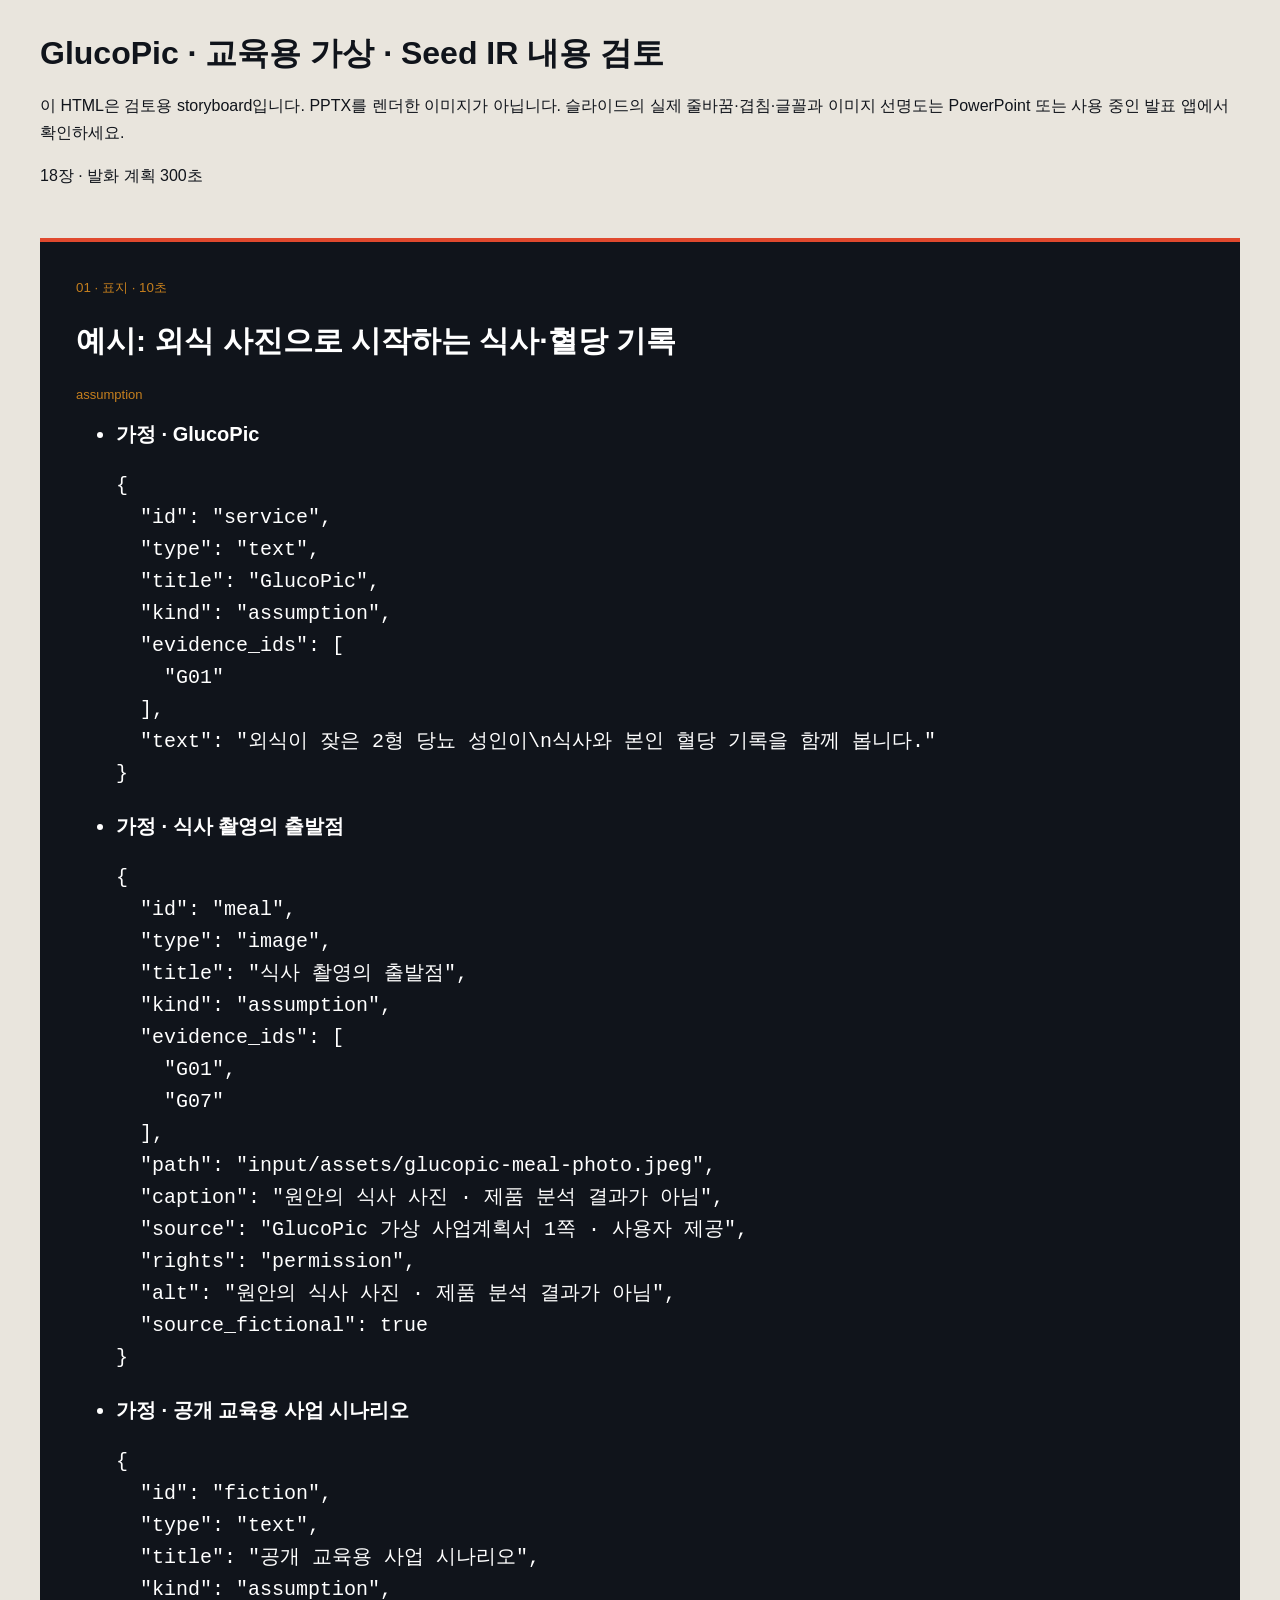
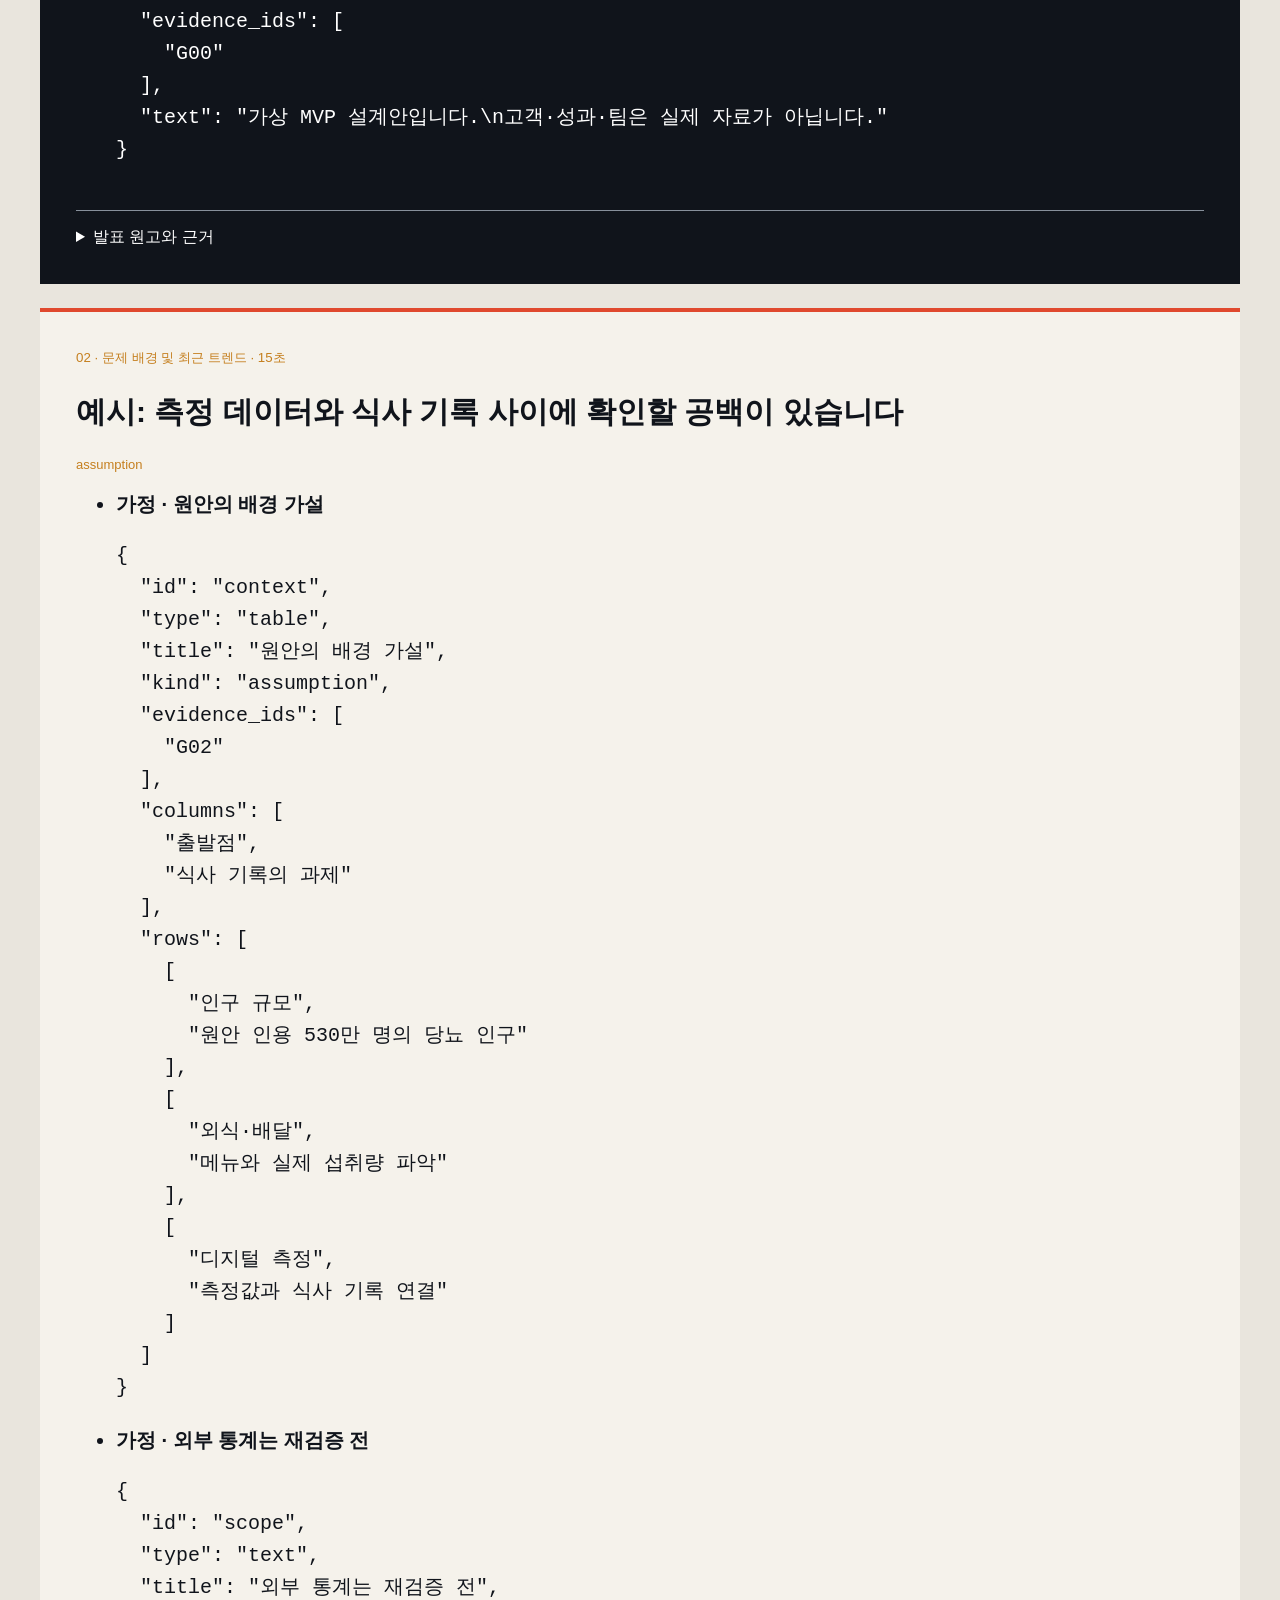
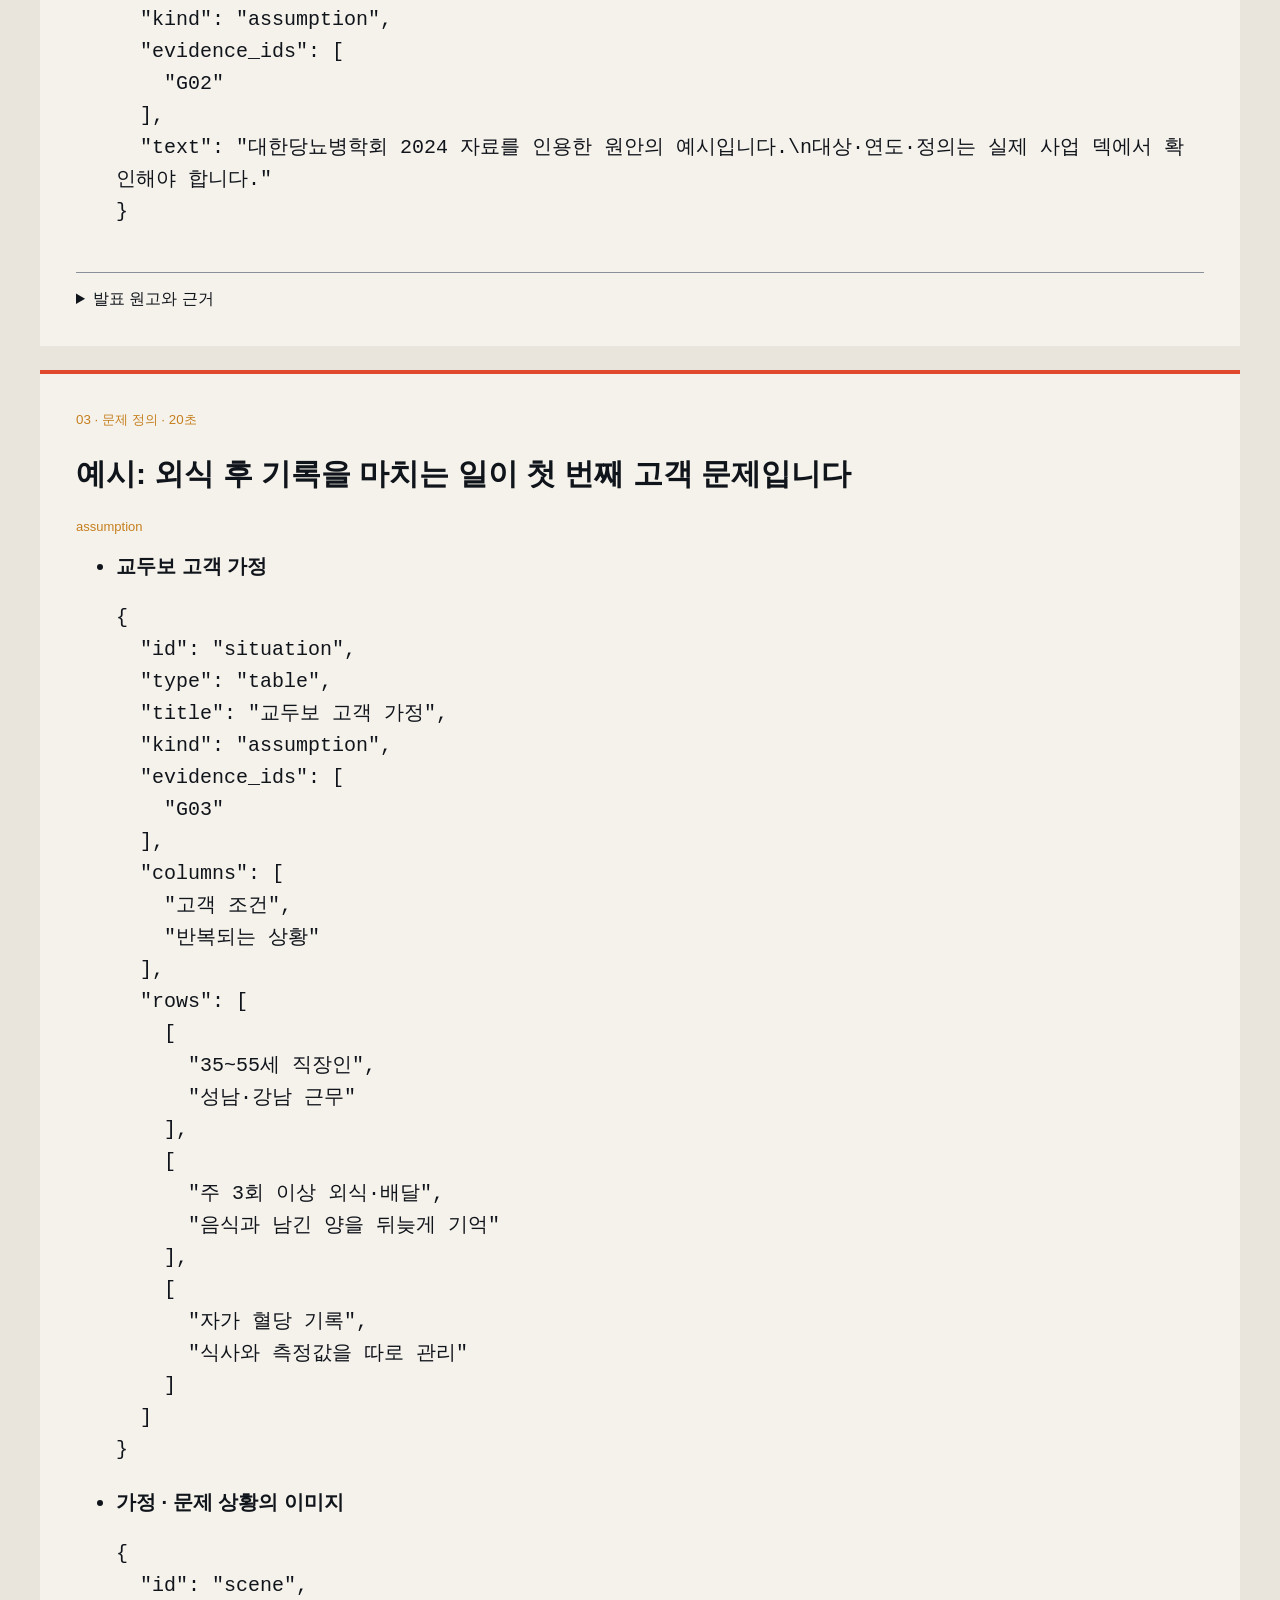
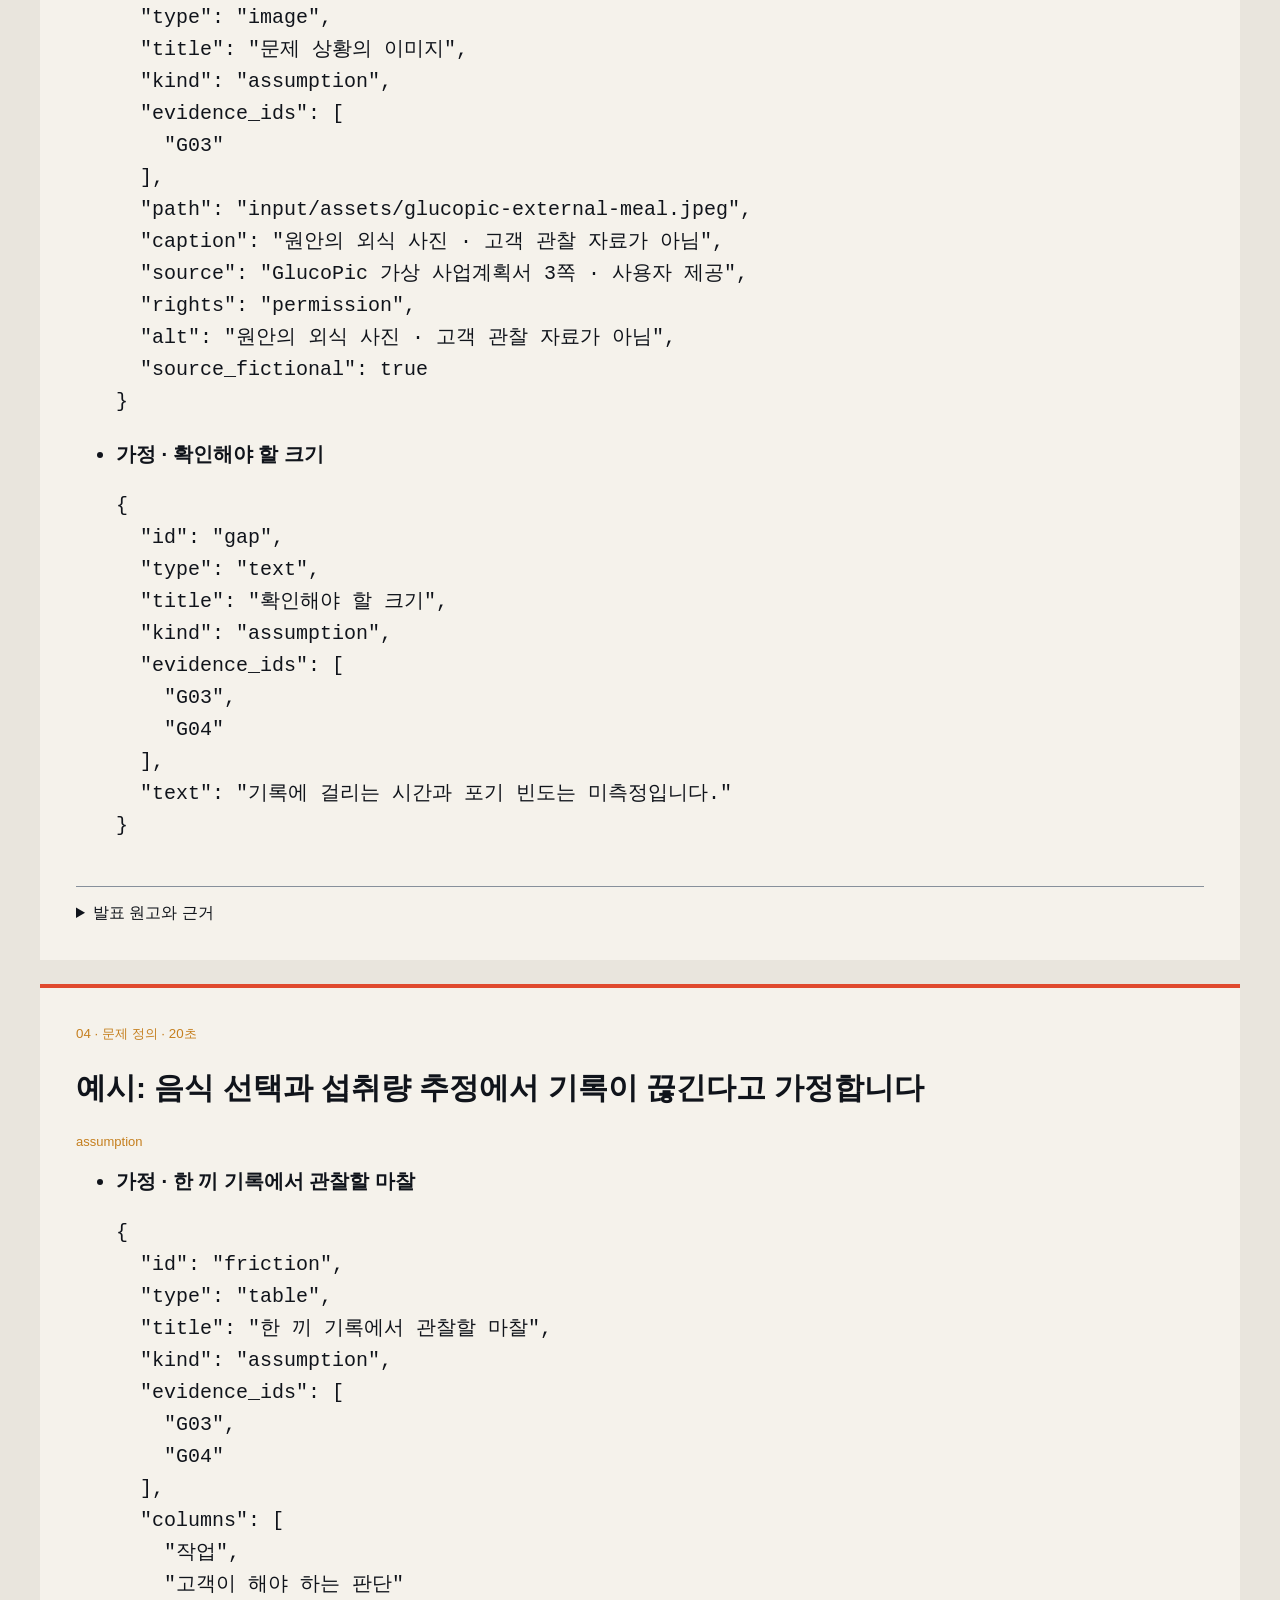
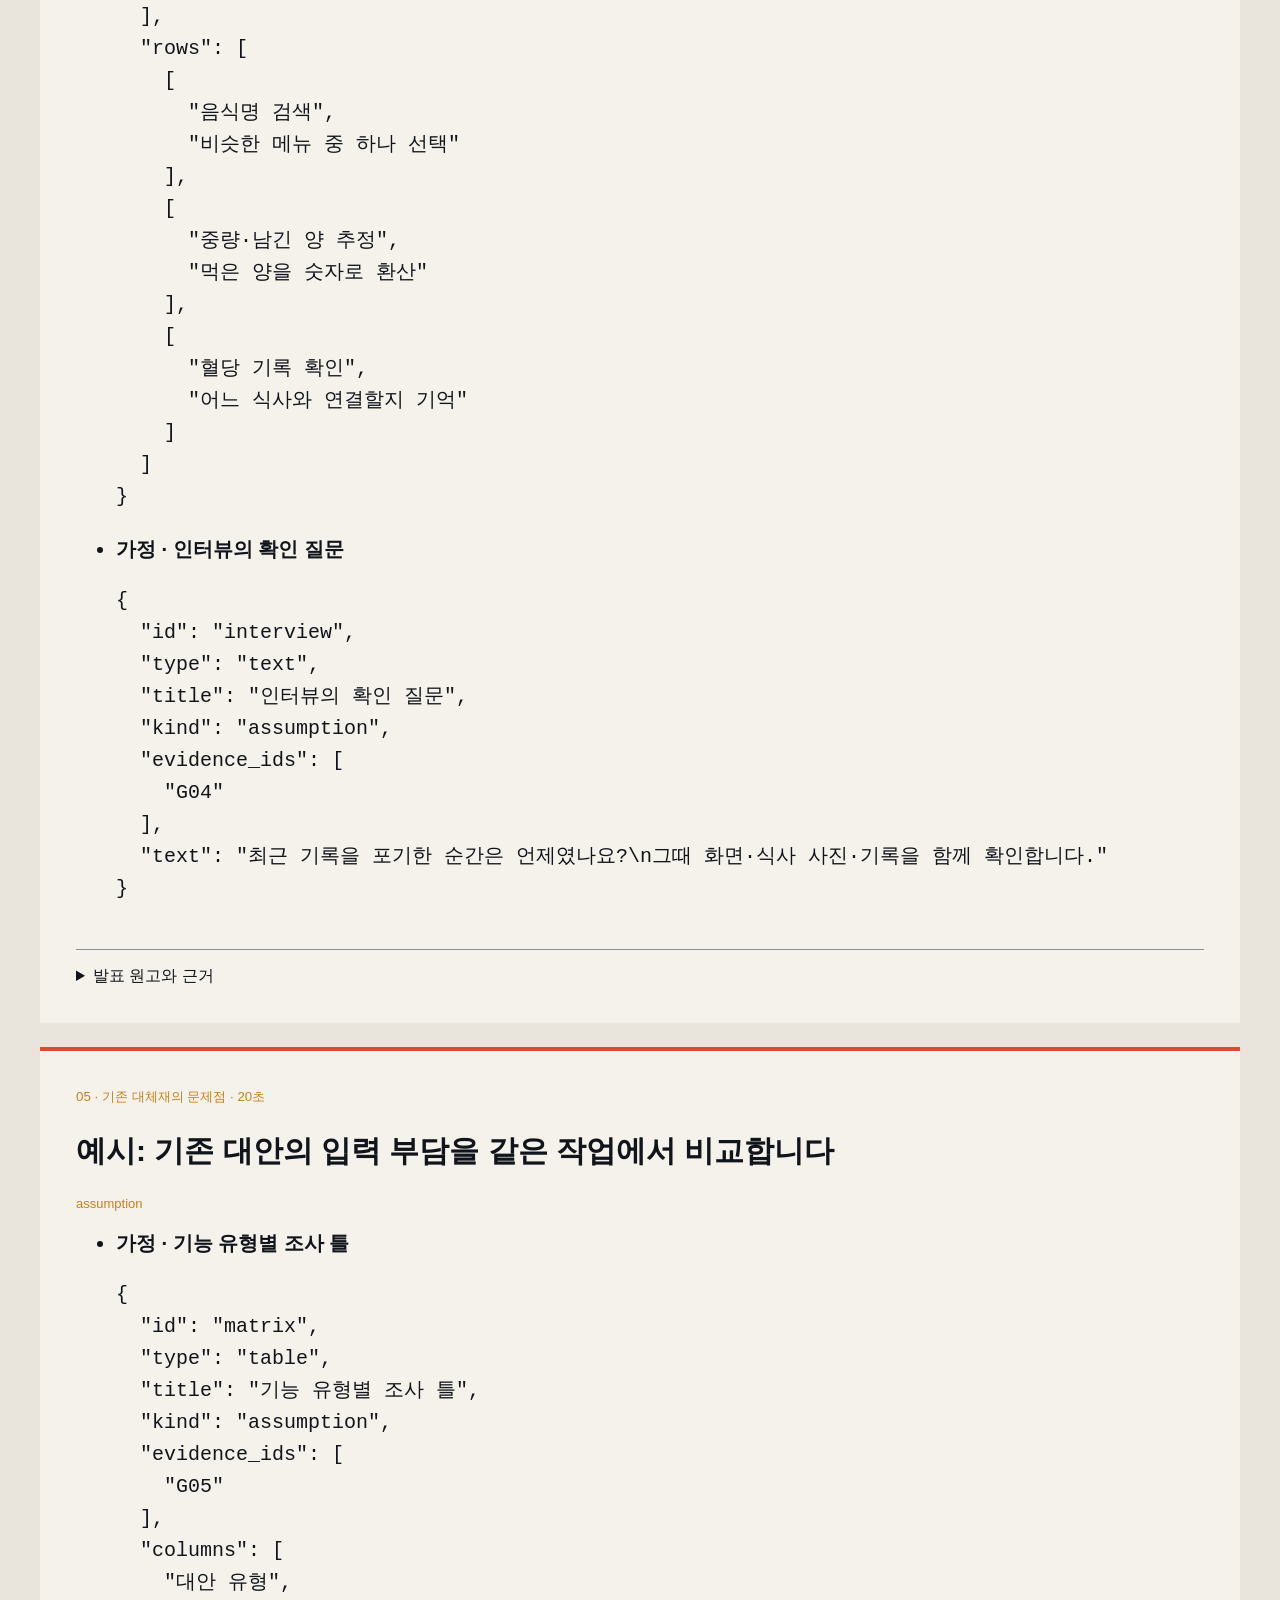
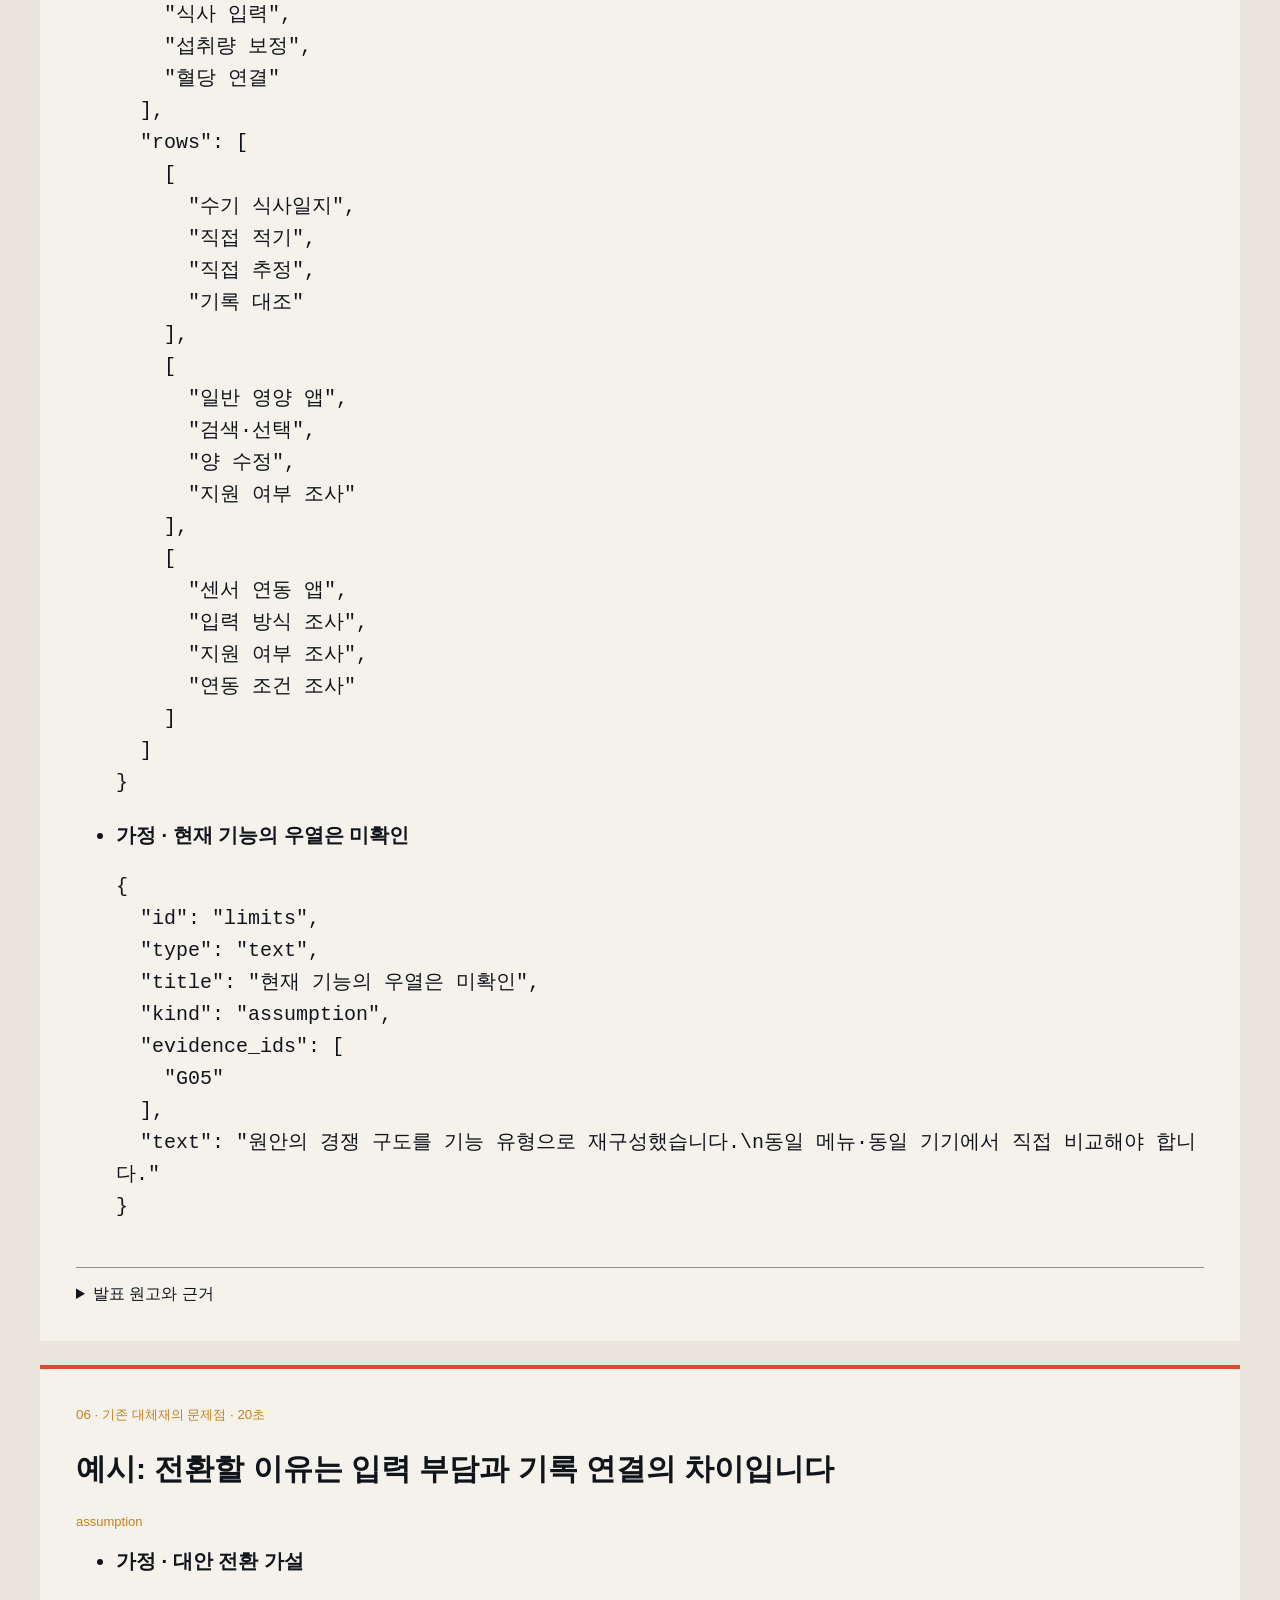
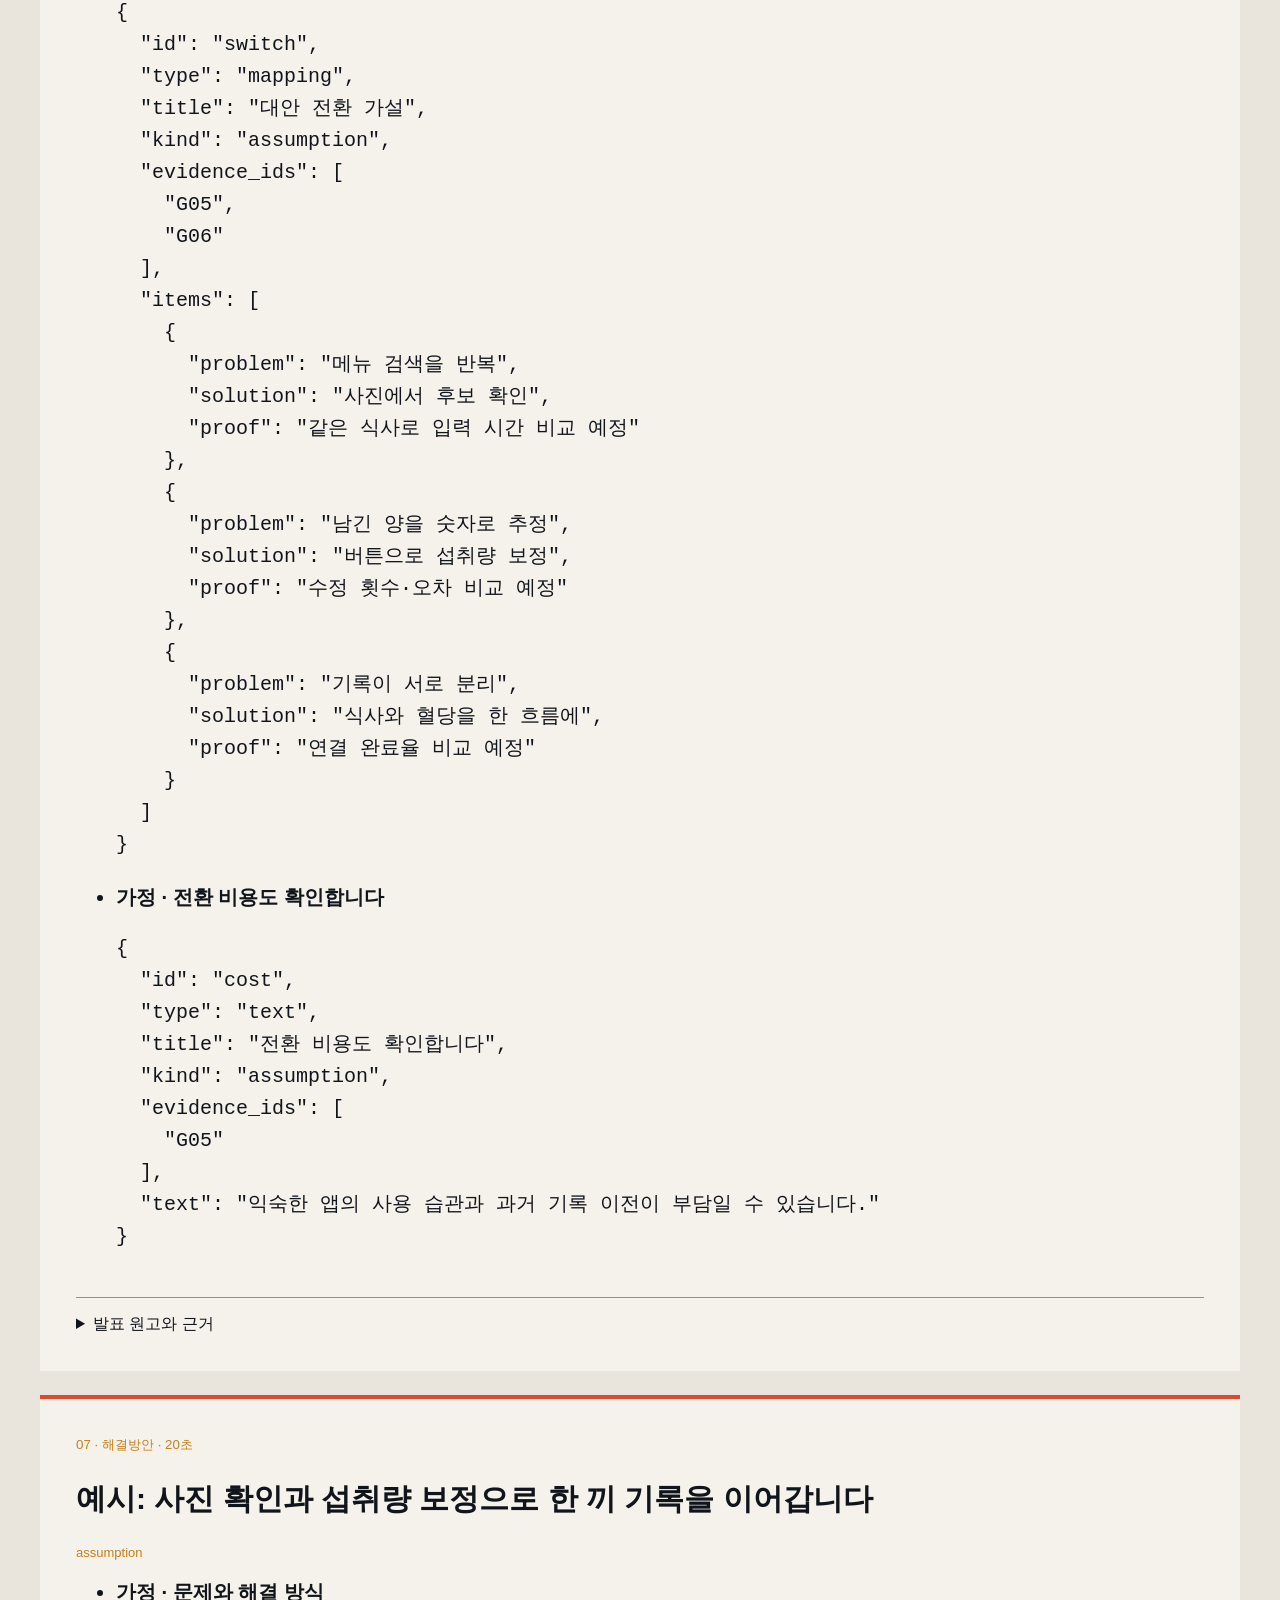
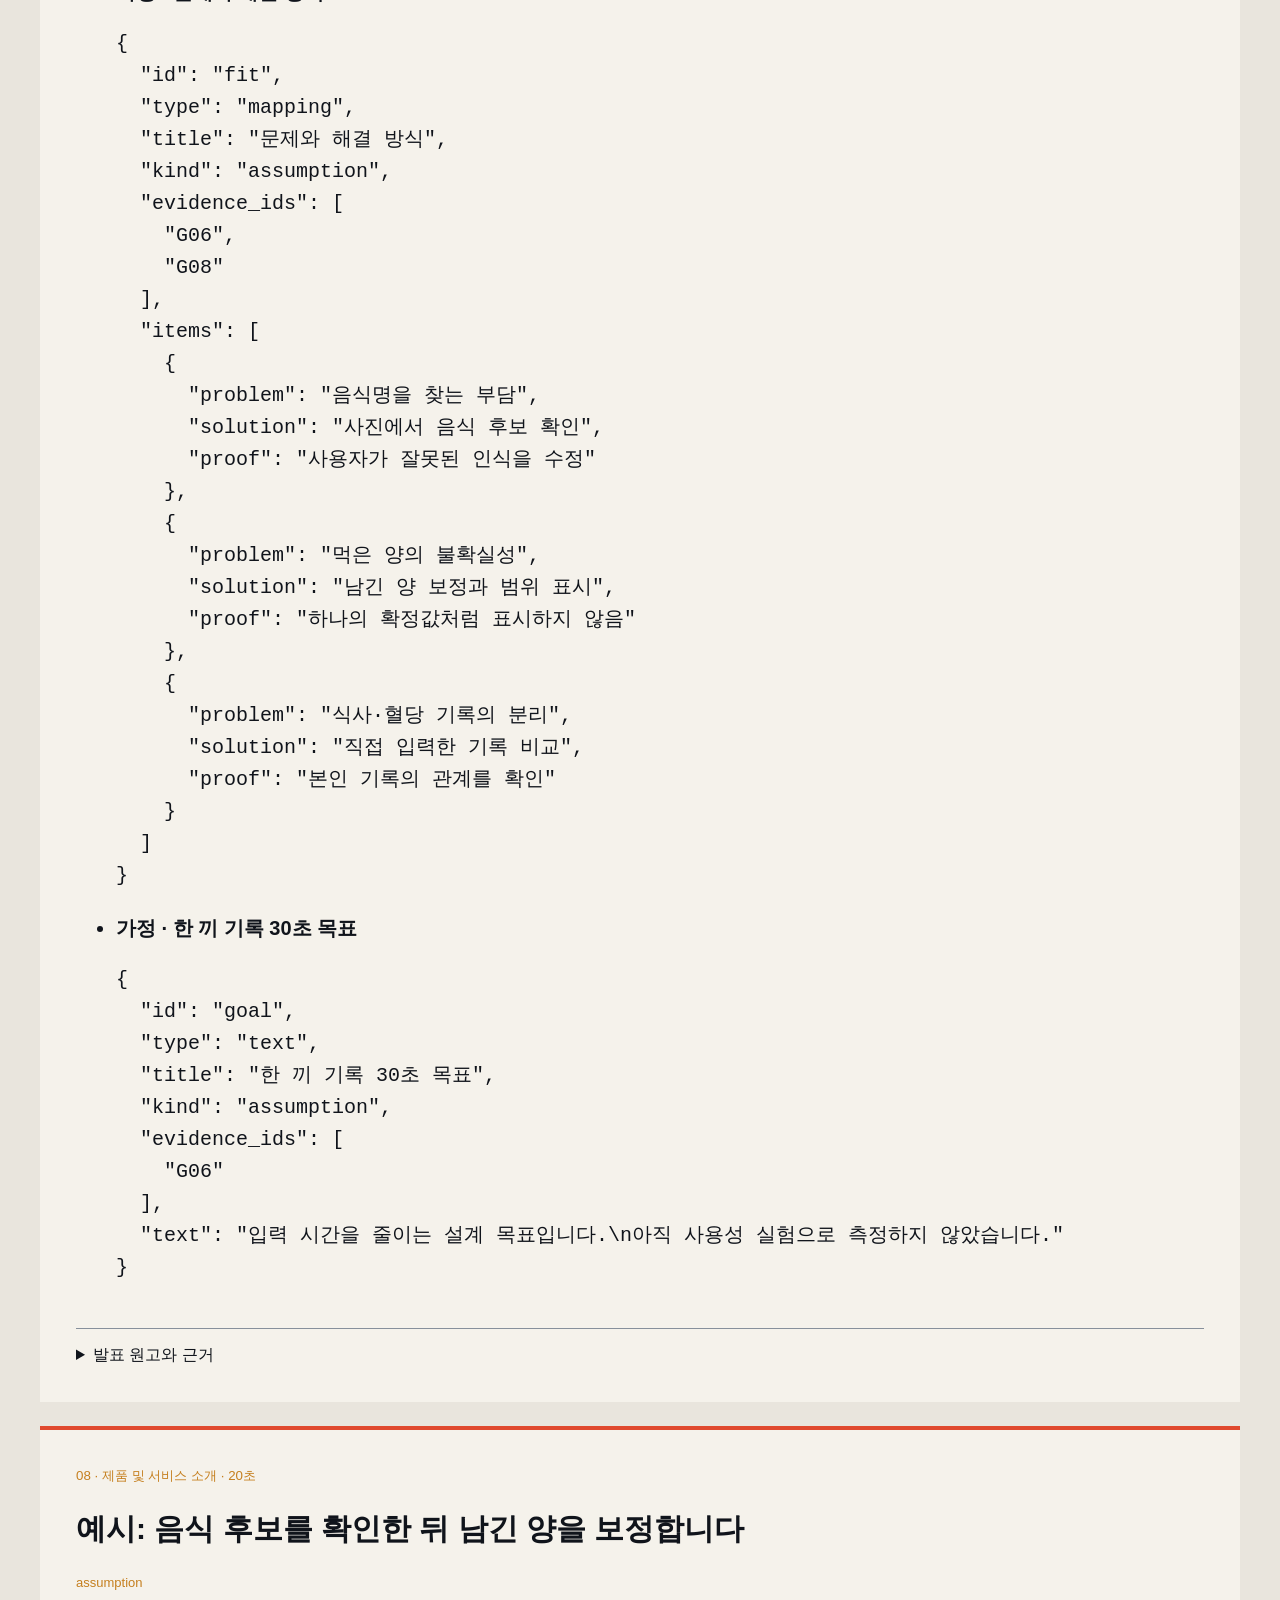
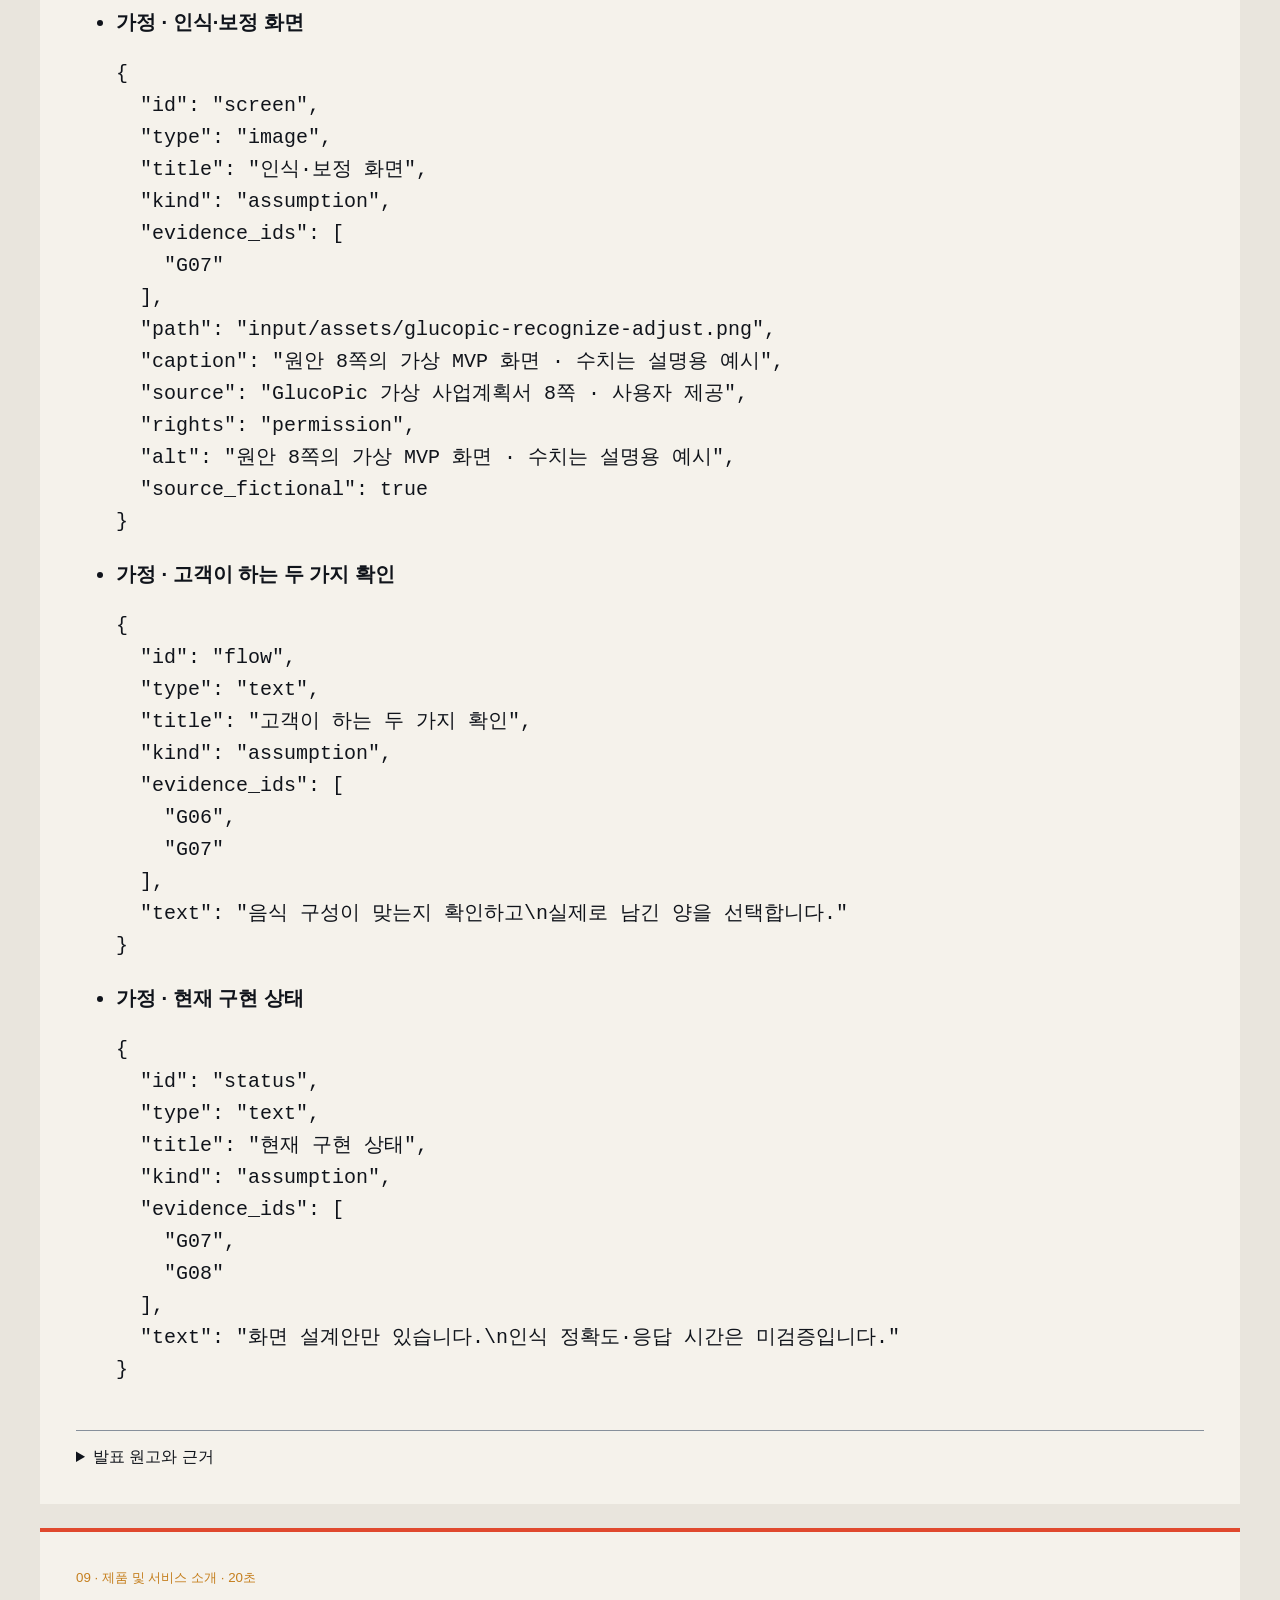
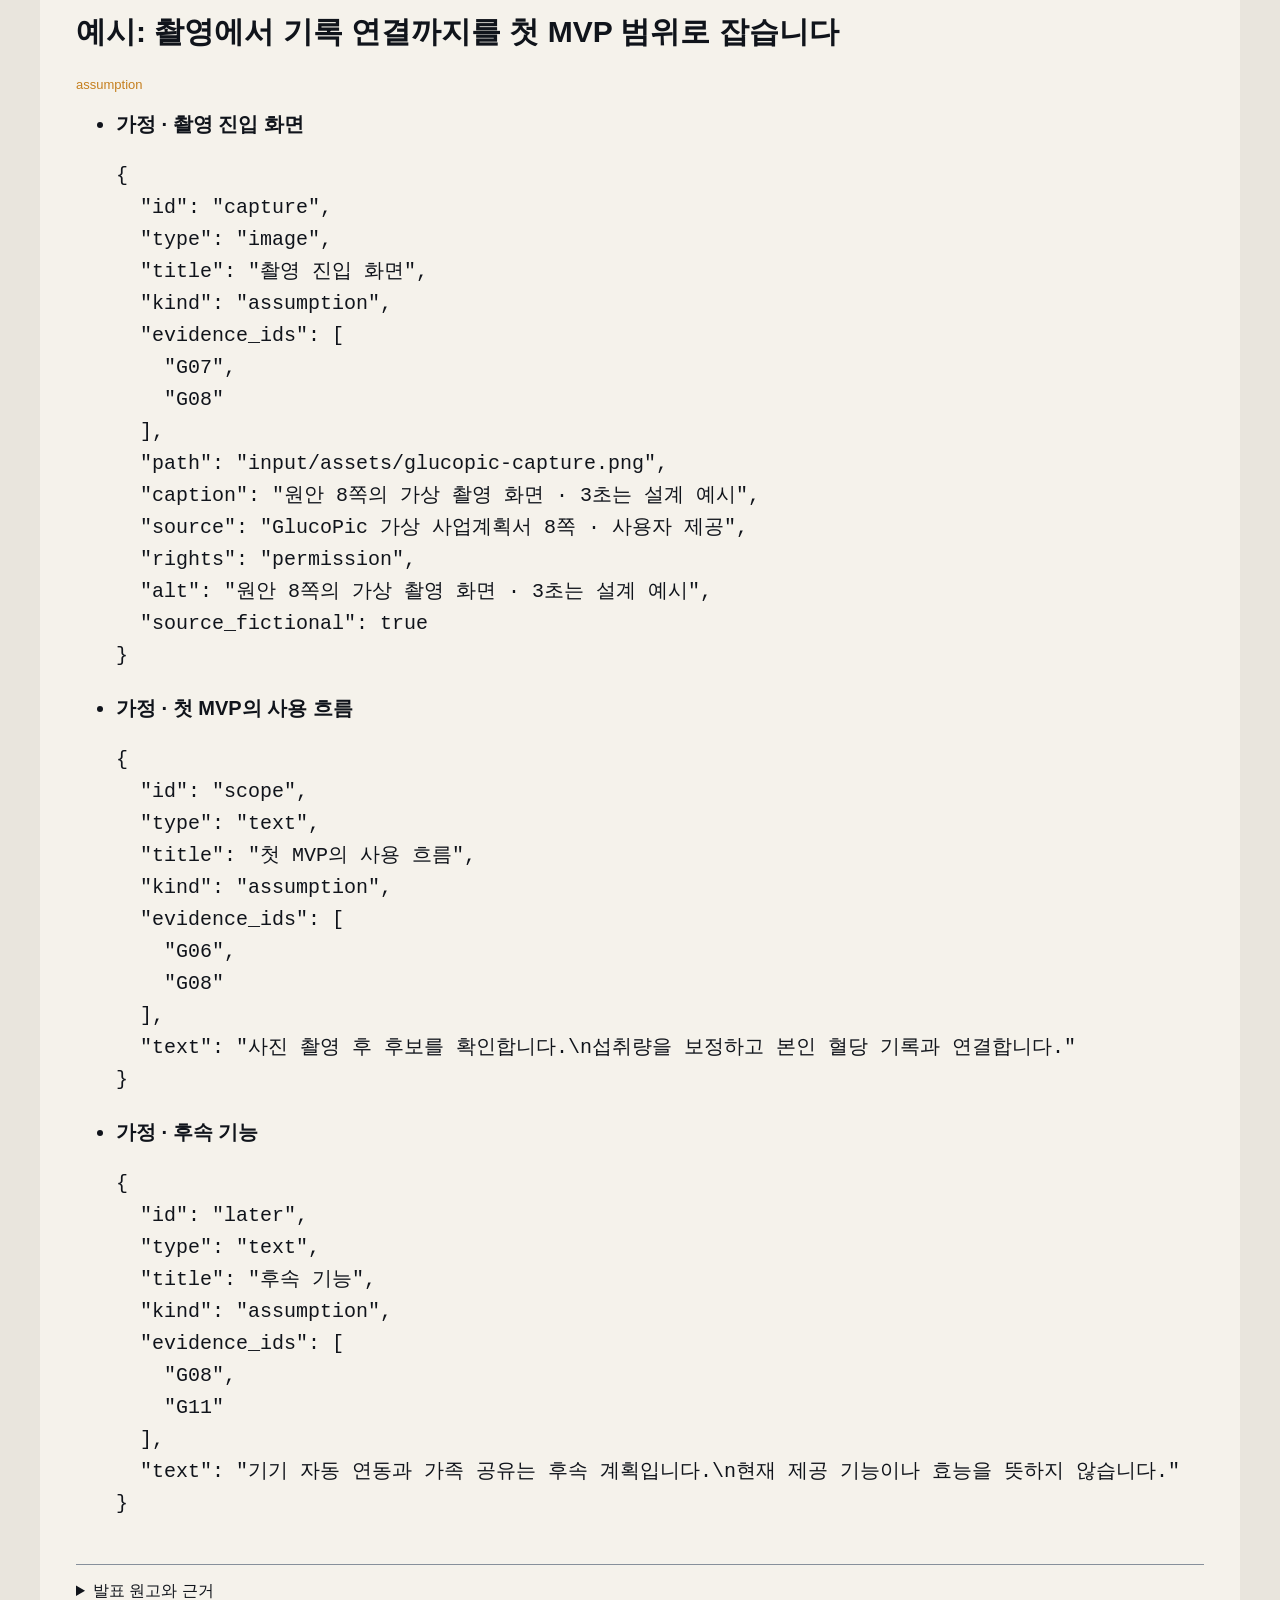
<file: codex/examples/demo-storyboard.html>
<!doctype html><html lang="ko"><meta charset="utf-8"><meta name="viewport" content="width=device-width,initial-scale=1"><title>Seed IR 내용 검토</title><style>body{margin:0;background:#e9e5dd;color:#10141b;font-family:"Pretendard","Noto Sans KR","Malgun Gothic",sans-serif}header{padding:32px;max-width:1200px;margin:auto}h1{margin:0 0 12px}header p{line-height:1.7}main{max-width:1200px;margin:auto;padding:0 24px 48px;display:grid;gap:24px}article{padding:36px;background:#f5f2eb;border-top:4px solid #e0492e}article.dark{background:#10141b;color:#fff}small{color:#c57f1e}h2{font-size:30px;line-height:1.35;max-width:1000px}li{font-size:20px;line-height:1.6;margin:12px 0}.media{display:flex;gap:20px;flex-wrap:wrap}figure{margin:12px 0;max-width:31%}img{max-width:100%;max-height:300px;object-fit:contain}figcaption{font-size:13px;line-height:1.5}details{margin-top:24px;border-top:1px solid #87909b;padding-top:16px}pre{white-space:pre-wrap;overflow-wrap:anywhere;font:14px/1.7 inherit}table{border-collapse:collapse}th,td{padding:12px 24px;border-bottom:1px solid #87909b;text-align:left}.tag{font-size:13px;color:#c57f1e}a{color:inherit}@media(max-width:650px){article{padding:22px}h2{font-size:24px}figure{max-width:100%}}@media print{article{break-after:page}details{display:block}}</style><header><h1>GlucoPic · 교육용 가상 · Seed IR 내용 검토</h1><p>이 HTML은 검토용 storyboard입니다. PPTX를 렌더한 이미지가 아닙니다. 슬라이드의 실제 줄바꿈·겹침·글꼴과 이미지 선명도는 PowerPoint 또는 사용 중인 발표 앱에서 확인하세요.</p><p>18장 · 발화 계획 300초</p></header><main><article class="dark"><small>01 · 표지 · 10초</small><h2>예시: 외식 사진으로 시작하는
식사·혈당 기록</h2><div class="tag">assumption</div><ul><li><strong>가정 · GlucoPic</strong><pre>{
  &quot;id&quot;: &quot;service&quot;,
  &quot;type&quot;: &quot;text&quot;,
  &quot;title&quot;: &quot;GlucoPic&quot;,
  &quot;kind&quot;: &quot;assumption&quot;,
  &quot;evidence_ids&quot;: [
    &quot;G01&quot;
  ],
  &quot;text&quot;: &quot;외식이 잦은 2형 당뇨 성인이\n식사와 본인 혈당 기록을 함께 봅니다.&quot;
}</pre></li><li><strong>가정 · 식사 촬영의 출발점</strong><pre>{
  &quot;id&quot;: &quot;meal&quot;,
  &quot;type&quot;: &quot;image&quot;,
  &quot;title&quot;: &quot;식사 촬영의 출발점&quot;,
  &quot;kind&quot;: &quot;assumption&quot;,
  &quot;evidence_ids&quot;: [
    &quot;G01&quot;,
    &quot;G07&quot;
  ],
  &quot;path&quot;: &quot;input/assets/glucopic-meal-photo.jpeg&quot;,
  &quot;caption&quot;: &quot;원안의 식사 사진 · 제품 분석 결과가 아님&quot;,
  &quot;source&quot;: &quot;GlucoPic 가상 사업계획서 1쪽 · 사용자 제공&quot;,
  &quot;rights&quot;: &quot;permission&quot;,
  &quot;alt&quot;: &quot;원안의 식사 사진 · 제품 분석 결과가 아님&quot;,
  &quot;source_fictional&quot;: true
}</pre></li><li><strong>가정 · 공개 교육용 사업 시나리오</strong><pre>{
  &quot;id&quot;: &quot;fiction&quot;,
  &quot;type&quot;: &quot;text&quot;,
  &quot;title&quot;: &quot;공개 교육용 사업 시나리오&quot;,
  &quot;kind&quot;: &quot;assumption&quot;,
  &quot;evidence_ids&quot;: [
    &quot;G00&quot;
  ],
  &quot;text&quot;: &quot;가상 MVP 설계안입니다.\n고객·성과·팀은 실제 자료가 아닙니다.&quot;
}</pre></li></ul><div class="media"></div><details><summary>발표 원고와 근거</summary><pre>글루코픽은 교육용 가상 사례입니다. 성과와 팀은 가정입니다.

근거
[G01] {&quot;id&quot;: &quot;G01&quot;, &quot;claim&quot;: &quot;GlucoPic은 외식·배달이 잦은 2형 당뇨 성인의 식사 기록과 혈당 기록을 연결하는 가상 서비스다. 사진 촬영, 음식 인식, 섭취량 보정, 사용자가 입력한 혈당 기록의 비교가 핵심 가치다. 실제 출시 제품이나 임상 검증 결과는 없다.&quot;, &quot;kind&quot;: &quot;internal&quot;, &quot;status&quot;: &quot;confirmed&quot;, &quot;source_id&quot;: &quot;src_731b6c5aa97f18bc6a6602b1e5beb8c50884e279b59c1326c2ab1188d84f5496&quot;, &quot;locator&quot;: &quot;line=13&quot;, &quot;publisher&quot;: &quot;GlucoPic 교육용 가상 입력&quot;, &quot;period&quot;: &quot;2026년 9월 기준 가상 계획&quot;, &quot;unit&quot;: &quot;항목별 가정 단위&quot;, &quot;limitations&quot;: &quot;교육용 가상 사례. 고객·인터뷰·성과·가격·팀·전망은 가정 또는 계획이며 실제 검증 결과가 아닙니다. 원안의 외부 인용도 재검증하지 않았습니다.&quot;, &quot;verification_note&quot;: &quot;배포용 가상 입력에 해당 문구가 존재함만 확인. 현실의 사업·통계·의학적 타당성 검증이 아님.&quot;, &quot;source_fictional&quot;: true, &quot;original_source&quot;: {&quot;filename&quot;: &quot;샘플_글루코픽_GlucoPic__사업계획서_20260911131034.pdf&quot;, &quot;page&quot;: 1}}
[G07] {&quot;id&quot;: &quot;G07&quot;, &quot;claim&quot;: &quot;원안 8쪽의 앱 화면은 가상 MVP 설계안이다. 김치찌개 백반의 탄수화물 78~94g, 밥 절반 남김 후 44~52g, 촬영 3초·인식 0.9초는 화면 설명용 예시이며 실제 음식 분석이나 측정 결과가 아니다. 배포본은 촬영·인식·보정 패널을 제품 시각 자료로 사용하며 생활 안내·혈당 수치 화면은 실제 조언으로 사용하지 않는다.&quot;, &quot;kind&quot;: &quot;internal&quot;, &quot;status&quot;: &quot;confirmed&quot;, &quot;source_id&quot;: &quot;src_731b6c5aa97f18bc6a6602b1e5beb8c50884e279b59c1326c2ab1188d84f5496&quot;, &quot;locator&quot;: &quot;line=31&quot;, &quot;publisher&quot;: &quot;GlucoPic 교육용 가상 입력&quot;, &quot;period&quot;: &quot;2026년 9월 기준 가상 계획&quot;, &quot;unit&quot;: &quot;항목별 가정 단위&quot;, &quot;limitations&quot;: &quot;교육용 가상 사례. 고객·인터뷰·성과·가격·팀·전망은 가정 또는 계획이며 실제 검증 결과가 아닙니다. 원안의 외부 인용도 재검증하지 않았습니다.&quot;, &quot;verification_note&quot;: &quot;배포용 가상 입력에 해당 문구가 존재함만 확인. 현실의 사업·통계·의학적 타당성 검증이 아님.&quot;, &quot;source_fictional&quot;: true, &quot;original_source&quot;: {&quot;filename&quot;: &quot;샘플_글루코픽_GlucoPic__사업계획서_20260911131034.pdf&quot;, &quot;page&quot;: 8}}
[G00] {&quot;id&quot;: &quot;G00&quot;, &quot;claim&quot;: &quot;교육용 가상 사례. 고객·인터뷰·성과·가격·팀·전망은 가정 또는 계획이며 실제 검증 결과가 아닙니다.&quot;, &quot;kind&quot;: &quot;internal&quot;, &quot;status&quot;: &quot;confirmed&quot;, &quot;source_id&quot;: &quot;src_731b6c5aa97f18bc6a6602b1e5beb8c50884e279b59c1326c2ab1188d84f5496&quot;, &quot;locator&quot;: &quot;line=2&quot;, &quot;publisher&quot;: &quot;GlucoPic 교육용 가상 입력&quot;, &quot;period&quot;: &quot;2026년 9월 기준 가상 계획&quot;, &quot;unit&quot;: &quot;항목별 가정 단위&quot;, &quot;limitations&quot;: &quot;교육용 가상 사례. 고객·인터뷰·성과·가격·팀·전망은 가정 또는 계획이며 실제 검증 결과가 아닙니다. 원안의 외부 인용도 재검증하지 않았습니다.&quot;, &quot;verification_note&quot;: &quot;배포용 가상 입력에 해당 문구가 존재함만 확인. 현실의 사업·통계·의학적 타당성 검증이 아님.&quot;, &quot;source_fictional&quot;: true, &quot;original_source&quot;: {&quot;filename&quot;: &quot;샘플_글루코픽_GlucoPic__사업계획서_20260911131034.pdf&quot;, &quot;page&quot;: 1}}</pre></details></article><article class="light"><small>02 · 문제 배경 및 최근 트렌드 · 15초</small><h2>예시: 측정 데이터와 식사 기록 사이에
확인할 공백이 있습니다</h2><div class="tag">assumption</div><ul><li><strong>가정 · 원안의 배경 가설</strong><pre>{
  &quot;id&quot;: &quot;context&quot;,
  &quot;type&quot;: &quot;table&quot;,
  &quot;title&quot;: &quot;원안의 배경 가설&quot;,
  &quot;kind&quot;: &quot;assumption&quot;,
  &quot;evidence_ids&quot;: [
    &quot;G02&quot;
  ],
  &quot;columns&quot;: [
    &quot;출발점&quot;,
    &quot;식사 기록의 과제&quot;
  ],
  &quot;rows&quot;: [
    [
      &quot;인구 규모&quot;,
      &quot;원안 인용 530만 명의 당뇨 인구&quot;
    ],
    [
      &quot;외식·배달&quot;,
      &quot;메뉴와 실제 섭취량 파악&quot;
    ],
    [
      &quot;디지털 측정&quot;,
      &quot;측정값과 식사 기록 연결&quot;
    ]
  ]
}</pre></li><li><strong>가정 · 외부 통계는 재검증 전</strong><pre>{
  &quot;id&quot;: &quot;scope&quot;,
  &quot;type&quot;: &quot;text&quot;,
  &quot;title&quot;: &quot;외부 통계는 재검증 전&quot;,
  &quot;kind&quot;: &quot;assumption&quot;,
  &quot;evidence_ids&quot;: [
    &quot;G02&quot;
  ],
  &quot;text&quot;: &quot;대한당뇨병학회 2024 자료를 인용한 원안의 예시입니다.\n대상·연도·정의는 실제 사업 덱에서 확인해야 합니다.&quot;
}</pre></li></ul><div class="media"></div><details><summary>발표 원고와 근거</summary><pre>원안은 당뇨 인구, 외식, 측정 자동화를 배경으로 봅니다. 식사 기록 연결의 기회를 가정합니다. 통계는 재검증 전입니다.

근거
[G02] {&quot;id&quot;: &quot;G02&quot;, &quot;claim&quot;: &quot;원안은 대한당뇨병학회 Diabetes Fact Sheet 2024의 2021~2022년 국내 조사 인구를 당뇨 530만 명, 당뇨 전단계 1409만 명, 합계 1939만 명으로 인용한다. 이 배포본은 원문·정의·최신성을 재검증하지 않은 원안 인용 예시로만 사용한다. 외식 증가와 측정 자동화는 후속 조사할 배경 가설이다.&quot;, &quot;kind&quot;: &quot;internal&quot;, &quot;status&quot;: &quot;confirmed&quot;, &quot;source_id&quot;: &quot;src_731b6c5aa97f18bc6a6602b1e5beb8c50884e279b59c1326c2ab1188d84f5496&quot;, &quot;locator&quot;: &quot;line=16&quot;, &quot;publisher&quot;: &quot;GlucoPic 교육용 가상 입력&quot;, &quot;period&quot;: &quot;2026년 9월 기준 가상 계획&quot;, &quot;unit&quot;: &quot;항목별 가정 단위&quot;, &quot;limitations&quot;: &quot;교육용 가상 사례. 고객·인터뷰·성과·가격·팀·전망은 가정 또는 계획이며 실제 검증 결과가 아닙니다. 원안의 외부 인용도 재검증하지 않았습니다.&quot;, &quot;verification_note&quot;: &quot;배포용 가상 입력에 해당 문구가 존재함만 확인. 현실의 사업·통계·의학적 타당성 검증이 아님.&quot;, &quot;source_fictional&quot;: true, &quot;original_source&quot;: {&quot;filename&quot;: &quot;샘플_글루코픽_GlucoPic__사업계획서_20260911131034.pdf&quot;, &quot;page&quot;: 2}}</pre></details></article><article class="light"><small>03 · 문제 정의 · 20초</small><h2>예시: 외식 후 기록을 마치는 일이
첫 번째 고객 문제입니다</h2><div class="tag">assumption</div><ul><li><strong>교두보 고객 가정</strong><pre>{
  &quot;id&quot;: &quot;situation&quot;,
  &quot;type&quot;: &quot;table&quot;,
  &quot;title&quot;: &quot;교두보 고객 가정&quot;,
  &quot;kind&quot;: &quot;assumption&quot;,
  &quot;evidence_ids&quot;: [
    &quot;G03&quot;
  ],
  &quot;columns&quot;: [
    &quot;고객 조건&quot;,
    &quot;반복되는 상황&quot;
  ],
  &quot;rows&quot;: [
    [
      &quot;35~55세 직장인&quot;,
      &quot;성남·강남 근무&quot;
    ],
    [
      &quot;주 3회 이상 외식·배달&quot;,
      &quot;음식과 남긴 양을 뒤늦게 기억&quot;
    ],
    [
      &quot;자가 혈당 기록&quot;,
      &quot;식사와 측정값을 따로 관리&quot;
    ]
  ]
}</pre></li><li><strong>가정 · 문제 상황의 이미지</strong><pre>{
  &quot;id&quot;: &quot;scene&quot;,
  &quot;type&quot;: &quot;image&quot;,
  &quot;title&quot;: &quot;문제 상황의 이미지&quot;,
  &quot;kind&quot;: &quot;assumption&quot;,
  &quot;evidence_ids&quot;: [
    &quot;G03&quot;
  ],
  &quot;path&quot;: &quot;input/assets/glucopic-external-meal.jpeg&quot;,
  &quot;caption&quot;: &quot;원안의 외식 사진 · 고객 관찰 자료가 아님&quot;,
  &quot;source&quot;: &quot;GlucoPic 가상 사업계획서 3쪽 · 사용자 제공&quot;,
  &quot;rights&quot;: &quot;permission&quot;,
  &quot;alt&quot;: &quot;원안의 외식 사진 · 고객 관찰 자료가 아님&quot;,
  &quot;source_fictional&quot;: true
}</pre></li><li><strong>가정 · 확인해야 할 크기</strong><pre>{
  &quot;id&quot;: &quot;gap&quot;,
  &quot;type&quot;: &quot;text&quot;,
  &quot;title&quot;: &quot;확인해야 할 크기&quot;,
  &quot;kind&quot;: &quot;assumption&quot;,
  &quot;evidence_ids&quot;: [
    &quot;G03&quot;,
    &quot;G04&quot;
  ],
  &quot;text&quot;: &quot;기록에 걸리는 시간과 포기 빈도는 미측정입니다.&quot;
}</pre></li></ul><div class="media"></div><details><summary>발표 원고와 근거</summary><pre>첫 고객은 성남·강남에서 주 세 번 이상 외식하는 당뇨 직장인으로 가정합니다. 음식과 남긴 양을 기억하고 혈당 기록까지 맞추는 부담을 조사할 계획입니다.

근거
[G03] {&quot;id&quot;: &quot;G03&quot;, &quot;claim&quot;: &quot;가상 목표 고객은 성남·강남에서 주 3회 이상 외식 또는 배달을 이용하는 35~55세 2형 당뇨 직장인이다. 식사 때마다 음식명 검색, 중량 추정, 영양값 확인, 혈당 입력을 반복한다고 가정한다. 실제 관찰 시간·빈도·중도 이탈률은 확보하지 않았다.&quot;, &quot;kind&quot;: &quot;internal&quot;, &quot;status&quot;: &quot;confirmed&quot;, &quot;source_id&quot;: &quot;src_731b6c5aa97f18bc6a6602b1e5beb8c50884e279b59c1326c2ab1188d84f5496&quot;, &quot;locator&quot;: &quot;line=19&quot;, &quot;publisher&quot;: &quot;GlucoPic 교육용 가상 입력&quot;, &quot;period&quot;: &quot;2026년 9월 기준 가상 계획&quot;, &quot;unit&quot;: &quot;항목별 가정 단위&quot;, &quot;limitations&quot;: &quot;교육용 가상 사례. 고객·인터뷰·성과·가격·팀·전망은 가정 또는 계획이며 실제 검증 결과가 아닙니다. 원안의 외부 인용도 재검증하지 않았습니다.&quot;, &quot;verification_note&quot;: &quot;배포용 가상 입력에 해당 문구가 존재함만 확인. 현실의 사업·통계·의학적 타당성 검증이 아님.&quot;, &quot;source_fictional&quot;: true, &quot;original_source&quot;: {&quot;filename&quot;: &quot;샘플_글루코픽_GlucoPic__사업계획서_20260911131034.pdf&quot;, &quot;page&quot;: 4}}
[G04] {&quot;id&quot;: &quot;G04&quot;, &quot;claim&quot;: &quot;가상 인터뷰 질문은 최근 외식에서 기록을 포기한 순간과 다음 식사를 바꾸기 어려웠던 이유다. 원안의 고객 인용문과 고객 반응은 가상 시나리오로 취급한다. 실제 인터뷰 원문·모집 명단·행동 로그·결제 내역이 없으므로 초기 검증 실적으로 제시하지 않는다.&quot;, &quot;kind&quot;: &quot;internal&quot;, &quot;status&quot;: &quot;confirmed&quot;, &quot;source_id&quot;: &quot;src_731b6c5aa97f18bc6a6602b1e5beb8c50884e279b59c1326c2ab1188d84f5496&quot;, &quot;locator&quot;: &quot;line=22&quot;, &quot;publisher&quot;: &quot;GlucoPic 교육용 가상 입력&quot;, &quot;period&quot;: &quot;2026년 9월 기준 가상 계획&quot;, &quot;unit&quot;: &quot;항목별 가정 단위&quot;, &quot;limitations&quot;: &quot;교육용 가상 사례. 고객·인터뷰·성과·가격·팀·전망은 가정 또는 계획이며 실제 검증 결과가 아닙니다. 원안의 외부 인용도 재검증하지 않았습니다.&quot;, &quot;verification_note&quot;: &quot;배포용 가상 입력에 해당 문구가 존재함만 확인. 현실의 사업·통계·의학적 타당성 검증이 아님.&quot;, &quot;source_fictional&quot;: true, &quot;original_source&quot;: {&quot;filename&quot;: &quot;샘플_글루코픽_GlucoPic__사업계획서_20260911131034.pdf&quot;, &quot;page&quot;: 3}}</pre></details></article><article class="light"><small>04 · 문제 정의 · 20초</small><h2>예시: 음식 선택과 섭취량 추정에서
기록이 끊긴다고 가정합니다</h2><div class="tag">assumption</div><ul><li><strong>가정 · 한 끼 기록에서 관찰할 마찰</strong><pre>{
  &quot;id&quot;: &quot;friction&quot;,
  &quot;type&quot;: &quot;table&quot;,
  &quot;title&quot;: &quot;한 끼 기록에서 관찰할 마찰&quot;,
  &quot;kind&quot;: &quot;assumption&quot;,
  &quot;evidence_ids&quot;: [
    &quot;G03&quot;,
    &quot;G04&quot;
  ],
  &quot;columns&quot;: [
    &quot;작업&quot;,
    &quot;고객이 해야 하는 판단&quot;
  ],
  &quot;rows&quot;: [
    [
      &quot;음식명 검색&quot;,
      &quot;비슷한 메뉴 중 하나 선택&quot;
    ],
    [
      &quot;중량·남긴 양 추정&quot;,
      &quot;먹은 양을 숫자로 환산&quot;
    ],
    [
      &quot;혈당 기록 확인&quot;,
      &quot;어느 식사와 연결할지 기억&quot;
    ]
  ]
}</pre></li><li><strong>가정 · 인터뷰의 확인 질문</strong><pre>{
  &quot;id&quot;: &quot;interview&quot;,
  &quot;type&quot;: &quot;text&quot;,
  &quot;title&quot;: &quot;인터뷰의 확인 질문&quot;,
  &quot;kind&quot;: &quot;assumption&quot;,
  &quot;evidence_ids&quot;: [
    &quot;G04&quot;
  ],
  &quot;text&quot;: &quot;최근 기록을 포기한 순간은 언제였나요?\n그때 화면·식사 사진·기록을 함께 확인합니다.&quot;
}</pre></li></ul><div class="media"></div><details><summary>발표 원고와 근거</summary><pre>핵심 문제는 음식 선택과 섭취량 추정에서 기록이 끊긴다는 가설입니다. 최근 포기한 한 끼를 확인하고 소요 시간과 누락 횟수를 관찰하겠습니다.

근거
[G03] {&quot;id&quot;: &quot;G03&quot;, &quot;claim&quot;: &quot;가상 목표 고객은 성남·강남에서 주 3회 이상 외식 또는 배달을 이용하는 35~55세 2형 당뇨 직장인이다. 식사 때마다 음식명 검색, 중량 추정, 영양값 확인, 혈당 입력을 반복한다고 가정한다. 실제 관찰 시간·빈도·중도 이탈률은 확보하지 않았다.&quot;, &quot;kind&quot;: &quot;internal&quot;, &quot;status&quot;: &quot;confirmed&quot;, &quot;source_id&quot;: &quot;src_731b6c5aa97f18bc6a6602b1e5beb8c50884e279b59c1326c2ab1188d84f5496&quot;, &quot;locator&quot;: &quot;line=19&quot;, &quot;publisher&quot;: &quot;GlucoPic 교육용 가상 입력&quot;, &quot;period&quot;: &quot;2026년 9월 기준 가상 계획&quot;, &quot;unit&quot;: &quot;항목별 가정 단위&quot;, &quot;limitations&quot;: &quot;교육용 가상 사례. 고객·인터뷰·성과·가격·팀·전망은 가정 또는 계획이며 실제 검증 결과가 아닙니다. 원안의 외부 인용도 재검증하지 않았습니다.&quot;, &quot;verification_note&quot;: &quot;배포용 가상 입력에 해당 문구가 존재함만 확인. 현실의 사업·통계·의학적 타당성 검증이 아님.&quot;, &quot;source_fictional&quot;: true, &quot;original_source&quot;: {&quot;filename&quot;: &quot;샘플_글루코픽_GlucoPic__사업계획서_20260911131034.pdf&quot;, &quot;page&quot;: 4}}
[G04] {&quot;id&quot;: &quot;G04&quot;, &quot;claim&quot;: &quot;가상 인터뷰 질문은 최근 외식에서 기록을 포기한 순간과 다음 식사를 바꾸기 어려웠던 이유다. 원안의 고객 인용문과 고객 반응은 가상 시나리오로 취급한다. 실제 인터뷰 원문·모집 명단·행동 로그·결제 내역이 없으므로 초기 검증 실적으로 제시하지 않는다.&quot;, &quot;kind&quot;: &quot;internal&quot;, &quot;status&quot;: &quot;confirmed&quot;, &quot;source_id&quot;: &quot;src_731b6c5aa97f18bc6a6602b1e5beb8c50884e279b59c1326c2ab1188d84f5496&quot;, &quot;locator&quot;: &quot;line=22&quot;, &quot;publisher&quot;: &quot;GlucoPic 교육용 가상 입력&quot;, &quot;period&quot;: &quot;2026년 9월 기준 가상 계획&quot;, &quot;unit&quot;: &quot;항목별 가정 단위&quot;, &quot;limitations&quot;: &quot;교육용 가상 사례. 고객·인터뷰·성과·가격·팀·전망은 가정 또는 계획이며 실제 검증 결과가 아닙니다. 원안의 외부 인용도 재검증하지 않았습니다.&quot;, &quot;verification_note&quot;: &quot;배포용 가상 입력에 해당 문구가 존재함만 확인. 현실의 사업·통계·의학적 타당성 검증이 아님.&quot;, &quot;source_fictional&quot;: true, &quot;original_source&quot;: {&quot;filename&quot;: &quot;샘플_글루코픽_GlucoPic__사업계획서_20260911131034.pdf&quot;, &quot;page&quot;: 3}}</pre></details></article><article class="light"><small>05 · 기존 대체재의 문제점 · 20초</small><h2>예시: 기존 대안의 입력 부담을
같은 작업에서 비교합니다</h2><div class="tag">assumption</div><ul><li><strong>가정 · 기능 유형별 조사 틀</strong><pre>{
  &quot;id&quot;: &quot;matrix&quot;,
  &quot;type&quot;: &quot;table&quot;,
  &quot;title&quot;: &quot;기능 유형별 조사 틀&quot;,
  &quot;kind&quot;: &quot;assumption&quot;,
  &quot;evidence_ids&quot;: [
    &quot;G05&quot;
  ],
  &quot;columns&quot;: [
    &quot;대안 유형&quot;,
    &quot;식사 입력&quot;,
    &quot;섭취량 보정&quot;,
    &quot;혈당 연결&quot;
  ],
  &quot;rows&quot;: [
    [
      &quot;수기 식사일지&quot;,
      &quot;직접 적기&quot;,
      &quot;직접 추정&quot;,
      &quot;기록 대조&quot;
    ],
    [
      &quot;일반 영양 앱&quot;,
      &quot;검색·선택&quot;,
      &quot;양 수정&quot;,
      &quot;지원 여부 조사&quot;
    ],
    [
      &quot;센서 연동 앱&quot;,
      &quot;입력 방식 조사&quot;,
      &quot;지원 여부 조사&quot;,
      &quot;연동 조건 조사&quot;
    ]
  ]
}</pre></li><li><strong>가정 · 현재 기능의 우열은 미확인</strong><pre>{
  &quot;id&quot;: &quot;limits&quot;,
  &quot;type&quot;: &quot;text&quot;,
  &quot;title&quot;: &quot;현재 기능의 우열은 미확인&quot;,
  &quot;kind&quot;: &quot;assumption&quot;,
  &quot;evidence_ids&quot;: [
    &quot;G05&quot;
  ],
  &quot;text&quot;: &quot;원안의 경쟁 구도를 기능 유형으로 재구성했습니다.\n동일 메뉴·동일 기기에서 직접 비교해야 합니다.&quot;
}</pre></li></ul><div class="media"></div><details><summary>발표 원고와 근거</summary><pre>기존 대안은 수기 일지, 일반 영양 앱, 센서 연동 앱입니다. 음식 입력, 섭취량 보정, 혈당 연결을 같은 식사 조건에서 비교할 계획입니다. 현재 우열은 미확인입니다.

근거
[G05] {&quot;id&quot;: &quot;G05&quot;, &quot;claim&quot;: &quot;대안 비교는 원안 5~6쪽에서 도출한 기능 유형의 가상 비교다. 수기 식사일지, 일반 영양 기록 앱, 센서 연동 앱을 음식 입력, 실제 섭취량 보정, 혈당 기록 연결이라는 동일 기준으로 조사한다. 개별 경쟁사의 현재 기능·가격·사용자 수·우열은 검증하지 않았으므로 이 배포본에서 단정하지 않는다. 습관 변경과 과거 기록 이전은 전환 비용 가설이다.&quot;, &quot;kind&quot;: &quot;internal&quot;, &quot;status&quot;: &quot;confirmed&quot;, &quot;source_id&quot;: &quot;src_731b6c5aa97f18bc6a6602b1e5beb8c50884e279b59c1326c2ab1188d84f5496&quot;, &quot;locator&quot;: &quot;line=25&quot;, &quot;publisher&quot;: &quot;GlucoPic 교육용 가상 입력&quot;, &quot;period&quot;: &quot;2026년 9월 기준 가상 계획&quot;, &quot;unit&quot;: &quot;항목별 가정 단위&quot;, &quot;limitations&quot;: &quot;교육용 가상 사례. 고객·인터뷰·성과·가격·팀·전망은 가정 또는 계획이며 실제 검증 결과가 아닙니다. 원안의 외부 인용도 재검증하지 않았습니다.&quot;, &quot;verification_note&quot;: &quot;배포용 가상 입력에 해당 문구가 존재함만 확인. 현실의 사업·통계·의학적 타당성 검증이 아님.&quot;, &quot;source_fictional&quot;: true, &quot;original_source&quot;: {&quot;filename&quot;: &quot;샘플_글루코픽_GlucoPic__사업계획서_20260911131034.pdf&quot;, &quot;page&quot;: 5}}</pre></details></article><article class="light"><small>06 · 기존 대체재의 문제점 · 20초</small><h2>예시: 전환할 이유는 입력 부담과
기록 연결의 차이입니다</h2><div class="tag">assumption</div><ul><li><strong>가정 · 대안 전환 가설</strong><pre>{
  &quot;id&quot;: &quot;switch&quot;,
  &quot;type&quot;: &quot;mapping&quot;,
  &quot;title&quot;: &quot;대안 전환 가설&quot;,
  &quot;kind&quot;: &quot;assumption&quot;,
  &quot;evidence_ids&quot;: [
    &quot;G05&quot;,
    &quot;G06&quot;
  ],
  &quot;items&quot;: [
    {
      &quot;problem&quot;: &quot;메뉴 검색을 반복&quot;,
      &quot;solution&quot;: &quot;사진에서 후보 확인&quot;,
      &quot;proof&quot;: &quot;같은 식사로 입력 시간 비교 예정&quot;
    },
    {
      &quot;problem&quot;: &quot;남긴 양을 숫자로 추정&quot;,
      &quot;solution&quot;: &quot;버튼으로 섭취량 보정&quot;,
      &quot;proof&quot;: &quot;수정 횟수·오차 비교 예정&quot;
    },
    {
      &quot;problem&quot;: &quot;기록이 서로 분리&quot;,
      &quot;solution&quot;: &quot;식사와 혈당을 한 흐름에&quot;,
      &quot;proof&quot;: &quot;연결 완료율 비교 예정&quot;
    }
  ]
}</pre></li><li><strong>가정 · 전환 비용도 확인합니다</strong><pre>{
  &quot;id&quot;: &quot;cost&quot;,
  &quot;type&quot;: &quot;text&quot;,
  &quot;title&quot;: &quot;전환 비용도 확인합니다&quot;,
  &quot;kind&quot;: &quot;assumption&quot;,
  &quot;evidence_ids&quot;: [
    &quot;G05&quot;
  ],
  &quot;text&quot;: &quot;익숙한 앱의 사용 습관과 과거 기록 이전이 부담일 수 있습니다.&quot;
}</pre></li></ul><div class="media"></div><details><summary>발표 원고와 근거</summary><pre>전환 이유는 검색과 숫자 입력 부담을 줄이는 것입니다. 사진 후보 확인과 버튼 보정을 시험하겠습니다. 기존 앱의 습관과 기록 이전 비용도 함께 확인합니다.

근거
[G05] {&quot;id&quot;: &quot;G05&quot;, &quot;claim&quot;: &quot;대안 비교는 원안 5~6쪽에서 도출한 기능 유형의 가상 비교다. 수기 식사일지, 일반 영양 기록 앱, 센서 연동 앱을 음식 입력, 실제 섭취량 보정, 혈당 기록 연결이라는 동일 기준으로 조사한다. 개별 경쟁사의 현재 기능·가격·사용자 수·우열은 검증하지 않았으므로 이 배포본에서 단정하지 않는다. 습관 변경과 과거 기록 이전은 전환 비용 가설이다.&quot;, &quot;kind&quot;: &quot;internal&quot;, &quot;status&quot;: &quot;confirmed&quot;, &quot;source_id&quot;: &quot;src_731b6c5aa97f18bc6a6602b1e5beb8c50884e279b59c1326c2ab1188d84f5496&quot;, &quot;locator&quot;: &quot;line=25&quot;, &quot;publisher&quot;: &quot;GlucoPic 교육용 가상 입력&quot;, &quot;period&quot;: &quot;2026년 9월 기준 가상 계획&quot;, &quot;unit&quot;: &quot;항목별 가정 단위&quot;, &quot;limitations&quot;: &quot;교육용 가상 사례. 고객·인터뷰·성과·가격·팀·전망은 가정 또는 계획이며 실제 검증 결과가 아닙니다. 원안의 외부 인용도 재검증하지 않았습니다.&quot;, &quot;verification_note&quot;: &quot;배포용 가상 입력에 해당 문구가 존재함만 확인. 현실의 사업·통계·의학적 타당성 검증이 아님.&quot;, &quot;source_fictional&quot;: true, &quot;original_source&quot;: {&quot;filename&quot;: &quot;샘플_글루코픽_GlucoPic__사업계획서_20260911131034.pdf&quot;, &quot;page&quot;: 5}}
[G06] {&quot;id&quot;: &quot;G06&quot;, &quot;claim&quot;: &quot;가상 해결방안은 식사 사진에서 음식 후보와 탄수화물 범위를 제시하고, 남긴 양을 버튼으로 보정한 뒤, 직접 입력한 혈당 기록과 식사 기록을 함께 보여주는 것이다. 한 끼 기록 30초는 제품 설계 목표이며 달성한 성능이 아니다. 촬영만으로 혈당을 측정·예측하거나 치료 효과를 입증하지 않는다.&quot;, &quot;kind&quot;: &quot;internal&quot;, &quot;status&quot;: &quot;confirmed&quot;, &quot;source_id&quot;: &quot;src_731b6c5aa97f18bc6a6602b1e5beb8c50884e279b59c1326c2ab1188d84f5496&quot;, &quot;locator&quot;: &quot;line=28&quot;, &quot;publisher&quot;: &quot;GlucoPic 교육용 가상 입력&quot;, &quot;period&quot;: &quot;2026년 9월 기준 가상 계획&quot;, &quot;unit&quot;: &quot;항목별 가정 단위&quot;, &quot;limitations&quot;: &quot;교육용 가상 사례. 고객·인터뷰·성과·가격·팀·전망은 가정 또는 계획이며 실제 검증 결과가 아닙니다. 원안의 외부 인용도 재검증하지 않았습니다.&quot;, &quot;verification_note&quot;: &quot;배포용 가상 입력에 해당 문구가 존재함만 확인. 현실의 사업·통계·의학적 타당성 검증이 아님.&quot;, &quot;source_fictional&quot;: true, &quot;original_source&quot;: {&quot;filename&quot;: &quot;샘플_글루코픽_GlucoPic__사업계획서_20260911131034.pdf&quot;, &quot;page&quot;: 7}}</pre></details></article><article class="light"><small>07 · 해결방안 · 20초</small><h2>예시: 사진 확인과 섭취량 보정으로
한 끼 기록을 이어갑니다</h2><div class="tag">assumption</div><ul><li><strong>가정 · 문제와 해결 방식</strong><pre>{
  &quot;id&quot;: &quot;fit&quot;,
  &quot;type&quot;: &quot;mapping&quot;,
  &quot;title&quot;: &quot;문제와 해결 방식&quot;,
  &quot;kind&quot;: &quot;assumption&quot;,
  &quot;evidence_ids&quot;: [
    &quot;G06&quot;,
    &quot;G08&quot;
  ],
  &quot;items&quot;: [
    {
      &quot;problem&quot;: &quot;음식명을 찾는 부담&quot;,
      &quot;solution&quot;: &quot;사진에서 음식 후보 확인&quot;,
      &quot;proof&quot;: &quot;사용자가 잘못된 인식을 수정&quot;
    },
    {
      &quot;problem&quot;: &quot;먹은 양의 불확실성&quot;,
      &quot;solution&quot;: &quot;남긴 양 보정과 범위 표시&quot;,
      &quot;proof&quot;: &quot;하나의 확정값처럼 표시하지 않음&quot;
    },
    {
      &quot;problem&quot;: &quot;식사·혈당 기록의 분리&quot;,
      &quot;solution&quot;: &quot;직접 입력한 기록 비교&quot;,
      &quot;proof&quot;: &quot;본인 기록의 관계를 확인&quot;
    }
  ]
}</pre></li><li><strong>가정 · 한 끼 기록 30초 목표</strong><pre>{
  &quot;id&quot;: &quot;goal&quot;,
  &quot;type&quot;: &quot;text&quot;,
  &quot;title&quot;: &quot;한 끼 기록 30초 목표&quot;,
  &quot;kind&quot;: &quot;assumption&quot;,
  &quot;evidence_ids&quot;: [
    &quot;G06&quot;
  ],
  &quot;text&quot;: &quot;입력 시간을 줄이는 설계 목표입니다.\n아직 사용성 실험으로 측정하지 않았습니다.&quot;
}</pre></li></ul><div class="media"></div><details><summary>발표 원고와 근거</summary><pre>사진에서 음식 후보를 확인하고 남긴 양을 보정한 뒤 본인 혈당 기록과 연결합니다. 한 끼 기록 삼십 초는 설계 목표입니다. 실제 시간 단축은 사용성 실험으로 확인합니다.

근거
[G06] {&quot;id&quot;: &quot;G06&quot;, &quot;claim&quot;: &quot;가상 해결방안은 식사 사진에서 음식 후보와 탄수화물 범위를 제시하고, 남긴 양을 버튼으로 보정한 뒤, 직접 입력한 혈당 기록과 식사 기록을 함께 보여주는 것이다. 한 끼 기록 30초는 제품 설계 목표이며 달성한 성능이 아니다. 촬영만으로 혈당을 측정·예측하거나 치료 효과를 입증하지 않는다.&quot;, &quot;kind&quot;: &quot;internal&quot;, &quot;status&quot;: &quot;confirmed&quot;, &quot;source_id&quot;: &quot;src_731b6c5aa97f18bc6a6602b1e5beb8c50884e279b59c1326c2ab1188d84f5496&quot;, &quot;locator&quot;: &quot;line=28&quot;, &quot;publisher&quot;: &quot;GlucoPic 교육용 가상 입력&quot;, &quot;period&quot;: &quot;2026년 9월 기준 가상 계획&quot;, &quot;unit&quot;: &quot;항목별 가정 단위&quot;, &quot;limitations&quot;: &quot;교육용 가상 사례. 고객·인터뷰·성과·가격·팀·전망은 가정 또는 계획이며 실제 검증 결과가 아닙니다. 원안의 외부 인용도 재검증하지 않았습니다.&quot;, &quot;verification_note&quot;: &quot;배포용 가상 입력에 해당 문구가 존재함만 확인. 현실의 사업·통계·의학적 타당성 검증이 아님.&quot;, &quot;source_fictional&quot;: true, &quot;original_source&quot;: {&quot;filename&quot;: &quot;샘플_글루코픽_GlucoPic__사업계획서_20260911131034.pdf&quot;, &quot;page&quot;: 7}}
[G08] {&quot;id&quot;: &quot;G08&quot;, &quot;claim&quot;: &quot;MVP 개발 계획은 사진 기록, 음식 후보 확인, 섭취량 보정, 사용자가 입력한 혈당 기록 연결이다. 현재 확인 가능한 산출물은 가상 화면 설계안이다. 작동 앱, 인식 모델 성능, 기기 연동, 효과 검증은 미확인이다. 커뮤니티·커머스·센서 판매·혈당 예측·복약 용량 제안은 초기 개발 범위에 넣지 않는다.&quot;, &quot;kind&quot;: &quot;internal&quot;, &quot;status&quot;: &quot;confirmed&quot;, &quot;source_id&quot;: &quot;src_731b6c5aa97f18bc6a6602b1e5beb8c50884e279b59c1326c2ab1188d84f5496&quot;, &quot;locator&quot;: &quot;line=34&quot;, &quot;publisher&quot;: &quot;GlucoPic 교육용 가상 입력&quot;, &quot;period&quot;: &quot;2026년 9월 기준 가상 계획&quot;, &quot;unit&quot;: &quot;항목별 가정 단위&quot;, &quot;limitations&quot;: &quot;교육용 가상 사례. 고객·인터뷰·성과·가격·팀·전망은 가정 또는 계획이며 실제 검증 결과가 아닙니다. 원안의 외부 인용도 재검증하지 않았습니다.&quot;, &quot;verification_note&quot;: &quot;배포용 가상 입력에 해당 문구가 존재함만 확인. 현실의 사업·통계·의학적 타당성 검증이 아님.&quot;, &quot;source_fictional&quot;: true, &quot;original_source&quot;: {&quot;filename&quot;: &quot;샘플_글루코픽_GlucoPic__사업계획서_20260911131034.pdf&quot;, &quot;page&quot;: 10}}</pre></details></article><article class="light"><small>08 · 제품 및 서비스 소개 · 20초</small><h2>예시: 음식 후보를 확인한 뒤
남긴 양을 보정합니다</h2><div class="tag">assumption</div><ul><li><strong>가정 · 인식·보정 화면</strong><pre>{
  &quot;id&quot;: &quot;screen&quot;,
  &quot;type&quot;: &quot;image&quot;,
  &quot;title&quot;: &quot;인식·보정 화면&quot;,
  &quot;kind&quot;: &quot;assumption&quot;,
  &quot;evidence_ids&quot;: [
    &quot;G07&quot;
  ],
  &quot;path&quot;: &quot;input/assets/glucopic-recognize-adjust.png&quot;,
  &quot;caption&quot;: &quot;원안 8쪽의 가상 MVP 화면 · 수치는 설명용 예시&quot;,
  &quot;source&quot;: &quot;GlucoPic 가상 사업계획서 8쪽 · 사용자 제공&quot;,
  &quot;rights&quot;: &quot;permission&quot;,
  &quot;alt&quot;: &quot;원안 8쪽의 가상 MVP 화면 · 수치는 설명용 예시&quot;,
  &quot;source_fictional&quot;: true
}</pre></li><li><strong>가정 · 고객이 하는 두 가지 확인</strong><pre>{
  &quot;id&quot;: &quot;flow&quot;,
  &quot;type&quot;: &quot;text&quot;,
  &quot;title&quot;: &quot;고객이 하는 두 가지 확인&quot;,
  &quot;kind&quot;: &quot;assumption&quot;,
  &quot;evidence_ids&quot;: [
    &quot;G06&quot;,
    &quot;G07&quot;
  ],
  &quot;text&quot;: &quot;음식 구성이 맞는지 확인하고\n실제로 남긴 양을 선택합니다.&quot;
}</pre></li><li><strong>가정 · 현재 구현 상태</strong><pre>{
  &quot;id&quot;: &quot;status&quot;,
  &quot;type&quot;: &quot;text&quot;,
  &quot;title&quot;: &quot;현재 구현 상태&quot;,
  &quot;kind&quot;: &quot;assumption&quot;,
  &quot;evidence_ids&quot;: [
    &quot;G07&quot;,
    &quot;G08&quot;
  ],
  &quot;text&quot;: &quot;화면 설계안만 있습니다.\n인식 정확도·응답 시간은 미검증입니다.&quot;
}</pre></li></ul><div class="media"></div><details><summary>발표 원고와 근거</summary><pre>이 이미지는 작동 앱이 아닌 가상 화면 설계입니다. 음식 구성을 확인하고 남긴 양을 선택하는 흐름을 보여줍니다. 화면의 영양값과 인식 시간은 실제 측정값이 아닙니다.

근거
[G07] {&quot;id&quot;: &quot;G07&quot;, &quot;claim&quot;: &quot;원안 8쪽의 앱 화면은 가상 MVP 설계안이다. 김치찌개 백반의 탄수화물 78~94g, 밥 절반 남김 후 44~52g, 촬영 3초·인식 0.9초는 화면 설명용 예시이며 실제 음식 분석이나 측정 결과가 아니다. 배포본은 촬영·인식·보정 패널을 제품 시각 자료로 사용하며 생활 안내·혈당 수치 화면은 실제 조언으로 사용하지 않는다.&quot;, &quot;kind&quot;: &quot;internal&quot;, &quot;status&quot;: &quot;confirmed&quot;, &quot;source_id&quot;: &quot;src_731b6c5aa97f18bc6a6602b1e5beb8c50884e279b59c1326c2ab1188d84f5496&quot;, &quot;locator&quot;: &quot;line=31&quot;, &quot;publisher&quot;: &quot;GlucoPic 교육용 가상 입력&quot;, &quot;period&quot;: &quot;2026년 9월 기준 가상 계획&quot;, &quot;unit&quot;: &quot;항목별 가정 단위&quot;, &quot;limitations&quot;: &quot;교육용 가상 사례. 고객·인터뷰·성과·가격·팀·전망은 가정 또는 계획이며 실제 검증 결과가 아닙니다. 원안의 외부 인용도 재검증하지 않았습니다.&quot;, &quot;verification_note&quot;: &quot;배포용 가상 입력에 해당 문구가 존재함만 확인. 현실의 사업·통계·의학적 타당성 검증이 아님.&quot;, &quot;source_fictional&quot;: true, &quot;original_source&quot;: {&quot;filename&quot;: &quot;샘플_글루코픽_GlucoPic__사업계획서_20260911131034.pdf&quot;, &quot;page&quot;: 8}}
[G06] {&quot;id&quot;: &quot;G06&quot;, &quot;claim&quot;: &quot;가상 해결방안은 식사 사진에서 음식 후보와 탄수화물 범위를 제시하고, 남긴 양을 버튼으로 보정한 뒤, 직접 입력한 혈당 기록과 식사 기록을 함께 보여주는 것이다. 한 끼 기록 30초는 제품 설계 목표이며 달성한 성능이 아니다. 촬영만으로 혈당을 측정·예측하거나 치료 효과를 입증하지 않는다.&quot;, &quot;kind&quot;: &quot;internal&quot;, &quot;status&quot;: &quot;confirmed&quot;, &quot;source_id&quot;: &quot;src_731b6c5aa97f18bc6a6602b1e5beb8c50884e279b59c1326c2ab1188d84f5496&quot;, &quot;locator&quot;: &quot;line=28&quot;, &quot;publisher&quot;: &quot;GlucoPic 교육용 가상 입력&quot;, &quot;period&quot;: &quot;2026년 9월 기준 가상 계획&quot;, &quot;unit&quot;: &quot;항목별 가정 단위&quot;, &quot;limitations&quot;: &quot;교육용 가상 사례. 고객·인터뷰·성과·가격·팀·전망은 가정 또는 계획이며 실제 검증 결과가 아닙니다. 원안의 외부 인용도 재검증하지 않았습니다.&quot;, &quot;verification_note&quot;: &quot;배포용 가상 입력에 해당 문구가 존재함만 확인. 현실의 사업·통계·의학적 타당성 검증이 아님.&quot;, &quot;source_fictional&quot;: true, &quot;original_source&quot;: {&quot;filename&quot;: &quot;샘플_글루코픽_GlucoPic__사업계획서_20260911131034.pdf&quot;, &quot;page&quot;: 7}}
[G08] {&quot;id&quot;: &quot;G08&quot;, &quot;claim&quot;: &quot;MVP 개발 계획은 사진 기록, 음식 후보 확인, 섭취량 보정, 사용자가 입력한 혈당 기록 연결이다. 현재 확인 가능한 산출물은 가상 화면 설계안이다. 작동 앱, 인식 모델 성능, 기기 연동, 효과 검증은 미확인이다. 커뮤니티·커머스·센서 판매·혈당 예측·복약 용량 제안은 초기 개발 범위에 넣지 않는다.&quot;, &quot;kind&quot;: &quot;internal&quot;, &quot;status&quot;: &quot;confirmed&quot;, &quot;source_id&quot;: &quot;src_731b6c5aa97f18bc6a6602b1e5beb8c50884e279b59c1326c2ab1188d84f5496&quot;, &quot;locator&quot;: &quot;line=34&quot;, &quot;publisher&quot;: &quot;GlucoPic 교육용 가상 입력&quot;, &quot;period&quot;: &quot;2026년 9월 기준 가상 계획&quot;, &quot;unit&quot;: &quot;항목별 가정 단위&quot;, &quot;limitations&quot;: &quot;교육용 가상 사례. 고객·인터뷰·성과·가격·팀·전망은 가정 또는 계획이며 실제 검증 결과가 아닙니다. 원안의 외부 인용도 재검증하지 않았습니다.&quot;, &quot;verification_note&quot;: &quot;배포용 가상 입력에 해당 문구가 존재함만 확인. 현실의 사업·통계·의학적 타당성 검증이 아님.&quot;, &quot;source_fictional&quot;: true, &quot;original_source&quot;: {&quot;filename&quot;: &quot;샘플_글루코픽_GlucoPic__사업계획서_20260911131034.pdf&quot;, &quot;page&quot;: 10}}</pre></details></article><article class="light"><small>09 · 제품 및 서비스 소개 · 20초</small><h2>예시: 촬영에서 기록 연결까지를
첫 MVP 범위로 잡습니다</h2><div class="tag">assumption</div><ul><li><strong>가정 · 촬영 진입 화면</strong><pre>{
  &quot;id&quot;: &quot;capture&quot;,
  &quot;type&quot;: &quot;image&quot;,
  &quot;title&quot;: &quot;촬영 진입 화면&quot;,
  &quot;kind&quot;: &quot;assumption&quot;,
  &quot;evidence_ids&quot;: [
    &quot;G07&quot;,
    &quot;G08&quot;
  ],
  &quot;path&quot;: &quot;input/assets/glucopic-capture.png&quot;,
  &quot;caption&quot;: &quot;원안 8쪽의 가상 촬영 화면 · 3초는 설계 예시&quot;,
  &quot;source&quot;: &quot;GlucoPic 가상 사업계획서 8쪽 · 사용자 제공&quot;,
  &quot;rights&quot;: &quot;permission&quot;,
  &quot;alt&quot;: &quot;원안 8쪽의 가상 촬영 화면 · 3초는 설계 예시&quot;,
  &quot;source_fictional&quot;: true
}</pre></li><li><strong>가정 · 첫 MVP의 사용 흐름</strong><pre>{
  &quot;id&quot;: &quot;scope&quot;,
  &quot;type&quot;: &quot;text&quot;,
  &quot;title&quot;: &quot;첫 MVP의 사용 흐름&quot;,
  &quot;kind&quot;: &quot;assumption&quot;,
  &quot;evidence_ids&quot;: [
    &quot;G06&quot;,
    &quot;G08&quot;
  ],
  &quot;text&quot;: &quot;사진 촬영 후 후보를 확인합니다.\n섭취량을 보정하고 본인 혈당 기록과 연결합니다.&quot;
}</pre></li><li><strong>가정 · 후속 기능</strong><pre>{
  &quot;id&quot;: &quot;later&quot;,
  &quot;type&quot;: &quot;text&quot;,
  &quot;title&quot;: &quot;후속 기능&quot;,
  &quot;kind&quot;: &quot;assumption&quot;,
  &quot;evidence_ids&quot;: [
    &quot;G08&quot;,
    &quot;G11&quot;
  ],
  &quot;text&quot;: &quot;기기 자동 연동과 가족 공유는 후속 계획입니다.\n현재 제공 기능이나 효능을 뜻하지 않습니다.&quot;
}</pre></li></ul><div class="media"></div><details><summary>발표 원고와 근거</summary><pre>첫 제품 범위는 촬영, 후보 확인, 섭취량 보정, 기록 연결입니다. 기기 자동 연동과 가족 공유는 후속 계획입니다. 먼저 한 끼 기록을 끝내는지 확인하겠습니다.

근거
[G07] {&quot;id&quot;: &quot;G07&quot;, &quot;claim&quot;: &quot;원안 8쪽의 앱 화면은 가상 MVP 설계안이다. 김치찌개 백반의 탄수화물 78~94g, 밥 절반 남김 후 44~52g, 촬영 3초·인식 0.9초는 화면 설명용 예시이며 실제 음식 분석이나 측정 결과가 아니다. 배포본은 촬영·인식·보정 패널을 제품 시각 자료로 사용하며 생활 안내·혈당 수치 화면은 실제 조언으로 사용하지 않는다.&quot;, &quot;kind&quot;: &quot;internal&quot;, &quot;status&quot;: &quot;confirmed&quot;, &quot;source_id&quot;: &quot;src_731b6c5aa97f18bc6a6602b1e5beb8c50884e279b59c1326c2ab1188d84f5496&quot;, &quot;locator&quot;: &quot;line=31&quot;, &quot;publisher&quot;: &quot;GlucoPic 교육용 가상 입력&quot;, &quot;period&quot;: &quot;2026년 9월 기준 가상 계획&quot;, &quot;unit&quot;: &quot;항목별 가정 단위&quot;, &quot;limitations&quot;: &quot;교육용 가상 사례. 고객·인터뷰·성과·가격·팀·전망은 가정 또는 계획이며 실제 검증 결과가 아닙니다. 원안의 외부 인용도 재검증하지 않았습니다.&quot;, &quot;verification_note&quot;: &quot;배포용 가상 입력에 해당 문구가 존재함만 확인. 현실의 사업·통계·의학적 타당성 검증이 아님.&quot;, &quot;source_fictional&quot;: true, &quot;original_source&quot;: {&quot;filename&quot;: &quot;샘플_글루코픽_GlucoPic__사업계획서_20260911131034.pdf&quot;, &quot;page&quot;: 8}}
[G08] {&quot;id&quot;: &quot;G08&quot;, &quot;claim&quot;: &quot;MVP 개발 계획은 사진 기록, 음식 후보 확인, 섭취량 보정, 사용자가 입력한 혈당 기록 연결이다. 현재 확인 가능한 산출물은 가상 화면 설계안이다. 작동 앱, 인식 모델 성능, 기기 연동, 효과 검증은 미확인이다. 커뮤니티·커머스·센서 판매·혈당 예측·복약 용량 제안은 초기 개발 범위에 넣지 않는다.&quot;, &quot;kind&quot;: &quot;internal&quot;, &quot;status&quot;: &quot;confirmed&quot;, &quot;source_id&quot;: &quot;src_731b6c5aa97f18bc6a6602b1e5beb8c50884e279b59c1326c2ab1188d84f5496&quot;, &quot;locator&quot;: &quot;line=34&quot;, &quot;publisher&quot;: &quot;GlucoPic 교육용 가상 입력&quot;, &quot;period&quot;: &quot;2026년 9월 기준 가상 계획&quot;, &quot;unit&quot;: &quot;항목별 가정 단위&quot;, &quot;limitations&quot;: &quot;교육용 가상 사례. 고객·인터뷰·성과·가격·팀·전망은 가정 또는 계획이며 실제 검증 결과가 아닙니다. 원안의 외부 인용도 재검증하지 않았습니다.&quot;, &quot;verification_note&quot;: &quot;배포용 가상 입력에 해당 문구가 존재함만 확인. 현실의 사업·통계·의학적 타당성 검증이 아님.&quot;, &quot;source_fictional&quot;: true, &quot;original_source&quot;: {&quot;filename&quot;: &quot;샘플_글루코픽_GlucoPic__사업계획서_20260911131034.pdf&quot;, &quot;page&quot;: 10}}
[G06] {&quot;id&quot;: &quot;G06&quot;, &quot;claim&quot;: &quot;가상 해결방안은 식사 사진에서 음식 후보와 탄수화물 범위를 제시하고, 남긴 양을 버튼으로 보정한 뒤, 직접 입력한 혈당 기록과 식사 기록을 함께 보여주는 것이다. 한 끼 기록 30초는 제품 설계 목표이며 달성한 성능이 아니다. 촬영만으로 혈당을 측정·예측하거나 치료 효과를 입증하지 않는다.&quot;, &quot;kind&quot;: &quot;internal&quot;, &quot;status&quot;: &quot;confirmed&quot;, &quot;source_id&quot;: &quot;src_731b6c5aa97f18bc6a6602b1e5beb8c50884e279b59c1326c2ab1188d84f5496&quot;, &quot;locator&quot;: &quot;line=28&quot;, &quot;publisher&quot;: &quot;GlucoPic 교육용 가상 입력&quot;, &quot;period&quot;: &quot;2026년 9월 기준 가상 계획&quot;, &quot;unit&quot;: &quot;항목별 가정 단위&quot;, &quot;limitations&quot;: &quot;교육용 가상 사례. 고객·인터뷰·성과·가격·팀·전망은 가정 또는 계획이며 실제 검증 결과가 아닙니다. 원안의 외부 인용도 재검증하지 않았습니다.&quot;, &quot;verification_note&quot;: &quot;배포용 가상 입력에 해당 문구가 존재함만 확인. 현실의 사업·통계·의학적 타당성 검증이 아님.&quot;, &quot;source_fictional&quot;: true, &quot;original_source&quot;: {&quot;filename&quot;: &quot;샘플_글루코픽_GlucoPic__사업계획서_20260911131034.pdf&quot;, &quot;page&quot;: 7}}
[G11] {&quot;id&quot;: &quot;G11&quot;, &quot;claim&quot;: &quot;가상 수익모델은 개인이 지불하는 월 14900원 구독이다. 무료는 제한된 식사 기록, 구독은 기록 확장과 개인 기록 비교를 제공하는 가격 설계다. CGM 자동 연동과 가족 공유는 후속 계획이며 현재 제공 기능이 아니다. 할인 등을 반영한 월 평균 실수취액 13400원, 월 이탈률 6%, 고객획득비 상한 74000원을 가정한다. 13400원을 0.06으로 나눈 223333원은 비용·마진을 반영하지 않은 단순 매출 LTV 예시다. 수수료와 변동비는 미확인이다. B2B2C는 13개월 이후 단가 협상 계획이다.&quot;, &quot;kind&quot;: &quot;internal&quot;, &quot;status&quot;: &quot;confirmed&quot;, &quot;source_id&quot;: &quot;src_731b6c5aa97f18bc6a6602b1e5beb8c50884e279b59c1326c2ab1188d84f5496&quot;, &quot;locator&quot;: &quot;line=43&quot;, &quot;publisher&quot;: &quot;GlucoPic 교육용 가상 입력&quot;, &quot;period&quot;: &quot;2026년 9월 기준 가상 계획&quot;, &quot;unit&quot;: &quot;항목별 가정 단위&quot;, &quot;limitations&quot;: &quot;교육용 가상 사례. 고객·인터뷰·성과·가격·팀·전망은 가정 또는 계획이며 실제 검증 결과가 아닙니다. 원안의 외부 인용도 재검증하지 않았습니다.&quot;, &quot;verification_note&quot;: &quot;배포용 가상 입력에 해당 문구가 존재함만 확인. 현실의 사업·통계·의학적 타당성 검증이 아님.&quot;, &quot;source_fictional&quot;: true, &quot;original_source&quot;: {&quot;filename&quot;: &quot;샘플_글루코픽_GlucoPic__사업계획서_20260911131034.pdf&quot;, &quot;page&quot;: 12}}</pre></details></article><article class="light"><small>10 · 초기 고객 반응 · 20초</small><h2>예시: 실제 고객 반응은
4주 실험으로 확인할 계획입니다</h2><div class="tag">assumption</div><ul><li><strong>가정 · 가상 고객 검증 설계</strong><pre>{
  &quot;id&quot;: &quot;experiment&quot;,
  &quot;type&quot;: &quot;table&quot;,
  &quot;title&quot;: &quot;가상 고객 검증 설계&quot;,
  &quot;kind&quot;: &quot;assumption&quot;,
  &quot;evidence_ids&quot;: [
    &quot;G10&quot;
  ],
  &quot;columns&quot;: [
    &quot;기간&quot;,
    &quot;계획&quot;,
    &quot;확인할 기록&quot;
  ],
  &quot;rows&quot;: [
    [
      &quot;1주&quot;,
      &quot;문제 인터뷰 8명&quot;,
      &quot;최근 외식의 기록 누락&quot;
    ],
    [
      &quot;2주&quot;,
      &quot;사용성 테스트 7명&quot;,
      &quot;첫 기록 완료율 목표 70%&quot;
    ],
    [
      &quot;3주&quot;,
      &quot;7일 기록 실험 10명&quot;,
      &quot;5회 기록 완료율 목표 70%&quot;
    ],
    [
      &quot;4주&quot;,
      &quot;고객군별 분석&quot;,
      &quot;연결률 목표 60%·결제 행동&quot;
    ]
  ]
}</pre></li><li><strong>가정 · 현재 확보한 성과는 없습니다</strong><pre>{
  &quot;id&quot;: &quot;no-results&quot;,
  &quot;type&quot;: &quot;text&quot;,
  &quot;title&quot;: &quot;현재 확보한 성과는 없습니다&quot;,
  &quot;kind&quot;: &quot;assumption&quot;,
  &quot;evidence_ids&quot;: [
    &quot;G04&quot;,
    &quot;G10&quot;
  ],
  &quot;text&quot;: &quot;인터뷰·매출·사용 로그가 없는 가상 계획입니다.\n참여자 중복 가능성이 있어 고유 인원으로 합산하지 않습니다.&quot;
}</pre></li></ul><div class="media"></div><details><summary>발표 원고와 근거</summary><pre>실제 고객 반응은 아직 없습니다. 사 주 동안 문제 인터뷰, 사용성 테스트, 칠 일 기록을 실험하겠습니다. 첫 기록과 반복 기록 칠십 퍼센트는 목표이며 실적이 아닙니다.

근거
[G10] {&quot;id&quot;: &quot;G10&quot;, &quot;claim&quot;: &quot;초기 고객 반응은 아직 확보하지 않은 가상 검증 계획이다. 1주차 문제 인터뷰 8명, 2주차 사용성 테스트 7명, 3주차 7일 기록 실험 10명, 4주차 고객군별 분석을 계획한다. 참여자는 중복될 수 있어 고유 인원 합계를 주장하지 않는다. 목표는 첫 기록 완료율 70%, 7일 중 5회 기록 완료율 70%, 식사·혈당 연결률 60%다. 9900원 체험 결제와 월 14900원 구독 제안은 실제 결제 의향을 확인할 실험이며 매출 실적은 없다.&quot;, &quot;kind&quot;: &quot;internal&quot;, &quot;status&quot;: &quot;confirmed&quot;, &quot;source_id&quot;: &quot;src_731b6c5aa97f18bc6a6602b1e5beb8c50884e279b59c1326c2ab1188d84f5496&quot;, &quot;locator&quot;: &quot;line=40&quot;, &quot;publisher&quot;: &quot;GlucoPic 교육용 가상 입력&quot;, &quot;period&quot;: &quot;2026년 9월 기준 가상 계획&quot;, &quot;unit&quot;: &quot;항목별 가정 단위&quot;, &quot;limitations&quot;: &quot;교육용 가상 사례. 고객·인터뷰·성과·가격·팀·전망은 가정 또는 계획이며 실제 검증 결과가 아닙니다. 원안의 외부 인용도 재검증하지 않았습니다.&quot;, &quot;verification_note&quot;: &quot;배포용 가상 입력에 해당 문구가 존재함만 확인. 현실의 사업·통계·의학적 타당성 검증이 아님.&quot;, &quot;source_fictional&quot;: true, &quot;original_source&quot;: {&quot;filename&quot;: &quot;샘플_글루코픽_GlucoPic__사업계획서_20260911131034.pdf&quot;, &quot;page&quot;: 11}}
[G04] {&quot;id&quot;: &quot;G04&quot;, &quot;claim&quot;: &quot;가상 인터뷰 질문은 최근 외식에서 기록을 포기한 순간과 다음 식사를 바꾸기 어려웠던 이유다. 원안의 고객 인용문과 고객 반응은 가상 시나리오로 취급한다. 실제 인터뷰 원문·모집 명단·행동 로그·결제 내역이 없으므로 초기 검증 실적으로 제시하지 않는다.&quot;, &quot;kind&quot;: &quot;internal&quot;, &quot;status&quot;: &quot;confirmed&quot;, &quot;source_id&quot;: &quot;src_731b6c5aa97f18bc6a6602b1e5beb8c50884e279b59c1326c2ab1188d84f5496&quot;, &quot;locator&quot;: &quot;line=22&quot;, &quot;publisher&quot;: &quot;GlucoPic 교육용 가상 입력&quot;, &quot;period&quot;: &quot;2026년 9월 기준 가상 계획&quot;, &quot;unit&quot;: &quot;항목별 가정 단위&quot;, &quot;limitations&quot;: &quot;교육용 가상 사례. 고객·인터뷰·성과·가격·팀·전망은 가정 또는 계획이며 실제 검증 결과가 아닙니다. 원안의 외부 인용도 재검증하지 않았습니다.&quot;, &quot;verification_note&quot;: &quot;배포용 가상 입력에 해당 문구가 존재함만 확인. 현실의 사업·통계·의학적 타당성 검증이 아님.&quot;, &quot;source_fictional&quot;: true, &quot;original_source&quot;: {&quot;filename&quot;: &quot;샘플_글루코픽_GlucoPic__사업계획서_20260911131034.pdf&quot;, &quot;page&quot;: 3}}</pre></details></article><article class="light"><small>11 · 수익 모델 · 20초</small><h2>예시: 개인 월 구독부터
지불 행동을 확인합니다</h2><div class="tag">assumption</div><ul><li><strong>초기 수익 구조의 가정</strong><pre>{
  &quot;id&quot;: &quot;pricing&quot;,
  &quot;type&quot;: &quot;table&quot;,
  &quot;title&quot;: &quot;초기 수익 구조의 가정&quot;,
  &quot;kind&quot;: &quot;assumption&quot;,
  &quot;evidence_ids&quot;: [
    &quot;G11&quot;
  ],
  &quot;columns&quot;: [
    &quot;구분&quot;,
    &quot;가격·단위&quot;,
    &quot;제공 범위&quot;
  ],
  &quot;rows&quot;: [
    [
      &quot;무료&quot;,
      &quot;0원&quot;,
      &quot;제한된 식사 기록&quot;
    ],
    [
      &quot;개인 구독&quot;,
      &quot;월 14,900원 / 1인&quot;,
      &quot;기록 확장·개인 기록 비교&quot;
    ],
    [
      &quot;B2B2C 계획&quot;,
      &quot;13개월 이후 협상&quot;,
      &quot;기관용 리포트 검토&quot;
    ]
  ]
}</pre></li><li><strong>가정 · 계산용 월 실수취액</strong><pre>{
  &quot;id&quot;: &quot;arpu&quot;,
  &quot;type&quot;: &quot;metric&quot;,
  &quot;title&quot;: &quot;계산용 월 실수취액&quot;,
  &quot;kind&quot;: &quot;assumption&quot;,
  &quot;evidence_ids&quot;: [
    &quot;G11&quot;
  ],
  &quot;value&quot;: &quot;13,400원&quot;,
  &quot;detail&quot;: &quot;할인 등을 반영한 가정 · 수수료·원가 미확인&quot;
}</pre></li><li><strong>가정 · 결제로 확인할 가설</strong><pre>{
  &quot;id&quot;: &quot;payment&quot;,
  &quot;type&quot;: &quot;text&quot;,
  &quot;title&quot;: &quot;결제로 확인할 가설&quot;,
  &quot;kind&quot;: &quot;assumption&quot;,
  &quot;evidence_ids&quot;: [
    &quot;G10&quot;,
    &quot;G11&quot;
  ],
  &quot;text&quot;: &quot;9,900원 체험 이후 구독 결제를 제안할 계획입니다.&quot;
}</pre></li></ul><div class="media"></div><details><summary>발표 원고와 근거</summary><pre>개인이 월 만 사천구백 원을 내는 구독을 가정합니다. 구천구백 원 체험 이후 구독 결제를 제안할 계획입니다. 월 실수취액 만 삼천사백 원도 가정이며 원가는 미확인입니다.

근거
[G11] {&quot;id&quot;: &quot;G11&quot;, &quot;claim&quot;: &quot;가상 수익모델은 개인이 지불하는 월 14900원 구독이다. 무료는 제한된 식사 기록, 구독은 기록 확장과 개인 기록 비교를 제공하는 가격 설계다. CGM 자동 연동과 가족 공유는 후속 계획이며 현재 제공 기능이 아니다. 할인 등을 반영한 월 평균 실수취액 13400원, 월 이탈률 6%, 고객획득비 상한 74000원을 가정한다. 13400원을 0.06으로 나눈 223333원은 비용·마진을 반영하지 않은 단순 매출 LTV 예시다. 수수료와 변동비는 미확인이다. B2B2C는 13개월 이후 단가 협상 계획이다.&quot;, &quot;kind&quot;: &quot;internal&quot;, &quot;status&quot;: &quot;confirmed&quot;, &quot;source_id&quot;: &quot;src_731b6c5aa97f18bc6a6602b1e5beb8c50884e279b59c1326c2ab1188d84f5496&quot;, &quot;locator&quot;: &quot;line=43&quot;, &quot;publisher&quot;: &quot;GlucoPic 교육용 가상 입력&quot;, &quot;period&quot;: &quot;2026년 9월 기준 가상 계획&quot;, &quot;unit&quot;: &quot;항목별 가정 단위&quot;, &quot;limitations&quot;: &quot;교육용 가상 사례. 고객·인터뷰·성과·가격·팀·전망은 가정 또는 계획이며 실제 검증 결과가 아닙니다. 원안의 외부 인용도 재검증하지 않았습니다.&quot;, &quot;verification_note&quot;: &quot;배포용 가상 입력에 해당 문구가 존재함만 확인. 현실의 사업·통계·의학적 타당성 검증이 아님.&quot;, &quot;source_fictional&quot;: true, &quot;original_source&quot;: {&quot;filename&quot;: &quot;샘플_글루코픽_GlucoPic__사업계획서_20260911131034.pdf&quot;, &quot;page&quot;: 12}}
[G10] {&quot;id&quot;: &quot;G10&quot;, &quot;claim&quot;: &quot;초기 고객 반응은 아직 확보하지 않은 가상 검증 계획이다. 1주차 문제 인터뷰 8명, 2주차 사용성 테스트 7명, 3주차 7일 기록 실험 10명, 4주차 고객군별 분석을 계획한다. 참여자는 중복될 수 있어 고유 인원 합계를 주장하지 않는다. 목표는 첫 기록 완료율 70%, 7일 중 5회 기록 완료율 70%, 식사·혈당 연결률 60%다. 9900원 체험 결제와 월 14900원 구독 제안은 실제 결제 의향을 확인할 실험이며 매출 실적은 없다.&quot;, &quot;kind&quot;: &quot;internal&quot;, &quot;status&quot;: &quot;confirmed&quot;, &quot;source_id&quot;: &quot;src_731b6c5aa97f18bc6a6602b1e5beb8c50884e279b59c1326c2ab1188d84f5496&quot;, &quot;locator&quot;: &quot;line=40&quot;, &quot;publisher&quot;: &quot;GlucoPic 교육용 가상 입력&quot;, &quot;period&quot;: &quot;2026년 9월 기준 가상 계획&quot;, &quot;unit&quot;: &quot;항목별 가정 단위&quot;, &quot;limitations&quot;: &quot;교육용 가상 사례. 고객·인터뷰·성과·가격·팀·전망은 가정 또는 계획이며 실제 검증 결과가 아닙니다. 원안의 외부 인용도 재검증하지 않았습니다.&quot;, &quot;verification_note&quot;: &quot;배포용 가상 입력에 해당 문구가 존재함만 확인. 현실의 사업·통계·의학적 타당성 검증이 아님.&quot;, &quot;source_fictional&quot;: true, &quot;original_source&quot;: {&quot;filename&quot;: &quot;샘플_글루코픽_GlucoPic__사업계획서_20260911131034.pdf&quot;, &quot;page&quot;: 11}}</pre></details></article><article class="light"><small>12 · 시장 규모 · 20초</small><h2>예시: 대상 인구와 월 구독료로
시장 범위를 계산합니다</h2><div class="tag">assumption</div><ul><li><strong>가정 · 같은 과금 기준의 시장 계산</strong><pre>{
  &quot;id&quot;: &quot;layers&quot;,
  &quot;type&quot;: &quot;formula&quot;,
  &quot;title&quot;: &quot;같은 과금 기준의 시장 계산&quot;,
  &quot;kind&quot;: &quot;assumption&quot;,
  &quot;evidence_ids&quot;: [
    &quot;G02&quot;,
    &quot;G11&quot;,
    &quot;G12&quot;
  ],
  &quot;items&quot;: [
    {
      &quot;label&quot;: &quot;TAM · 국내 전체&quot;,
      &quot;formula&quot;: &quot;1,939만 명 × 13,400원 × 12&quot;,
      &quot;result&quot;: &quot;약 3.12조원 / 년&quot;,
      &quot;basis&quot;: &quot;원안 인용 인구 · 전원 유료 가정&quot;
    },
    {
      &quot;label&quot;: &quot;SAM · 초기 고객 조건&quot;,
      &quot;formula&quot;: &quot;170만 명 × 13,400원 × 12&quot;,
      &quot;result&quot;: &quot;약 2,734억원 / 년&quot;,
      &quot;basis&quot;: &quot;경제활동·외식 조건의 가상 필터&quot;
    },
    {
      &quot;label&quot;: &quot;SOM · 12개월 목표&quot;,
      &quot;formula&quot;: &quot;1,000명 × 13,400원 × 12&quot;,
      &quot;result&quot;: &quot;약 1.61억원 / 년&quot;,
      &quot;basis&quot;: &quot;확보 고객이 아닌 목표 연환산&quot;
    }
  ]
}</pre></li><li><strong>가정 · 계산의 한계</strong><pre>{
  &quot;id&quot;: &quot;method&quot;,
  &quot;type&quot;: &quot;text&quot;,
  &quot;title&quot;: &quot;계산의 한계&quot;,
  &quot;kind&quot;: &quot;assumption&quot;,
  &quot;evidence_ids&quot;: [
    &quot;G12&quot;
  ],
  &quot;text&quot;: &quot;인구는 원안 인용값이며 재검증하지 않았습니다.\n유효 수요와 지불 의향을 입증한 시장 규모가 아닙니다.&quot;
}</pre></li></ul><div class="media"></div><details><summary>발표 원고와 근거</summary><pre>원안 인구에 같은 월 과금 기준을 적용한 계산입니다. 전체 약 삼조 원, 초기 조건 약 이천칠백억 원, 천 명 목표 약 일억 육천만 원입니다. 실제 수요를 입증한 값은 아닙니다.

근거
[G02] {&quot;id&quot;: &quot;G02&quot;, &quot;claim&quot;: &quot;원안은 대한당뇨병학회 Diabetes Fact Sheet 2024의 2021~2022년 국내 조사 인구를 당뇨 530만 명, 당뇨 전단계 1409만 명, 합계 1939만 명으로 인용한다. 이 배포본은 원문·정의·최신성을 재검증하지 않은 원안 인용 예시로만 사용한다. 외식 증가와 측정 자동화는 후속 조사할 배경 가설이다.&quot;, &quot;kind&quot;: &quot;internal&quot;, &quot;status&quot;: &quot;confirmed&quot;, &quot;source_id&quot;: &quot;src_731b6c5aa97f18bc6a6602b1e5beb8c50884e279b59c1326c2ab1188d84f5496&quot;, &quot;locator&quot;: &quot;line=16&quot;, &quot;publisher&quot;: &quot;GlucoPic 교육용 가상 입력&quot;, &quot;period&quot;: &quot;2026년 9월 기준 가상 계획&quot;, &quot;unit&quot;: &quot;항목별 가정 단위&quot;, &quot;limitations&quot;: &quot;교육용 가상 사례. 고객·인터뷰·성과·가격·팀·전망은 가정 또는 계획이며 실제 검증 결과가 아닙니다. 원안의 외부 인용도 재검증하지 않았습니다.&quot;, &quot;verification_note&quot;: &quot;배포용 가상 입력에 해당 문구가 존재함만 확인. 현실의 사업·통계·의학적 타당성 검증이 아님.&quot;, &quot;source_fictional&quot;: true, &quot;original_source&quot;: {&quot;filename&quot;: &quot;샘플_글루코픽_GlucoPic__사업계획서_20260911131034.pdf&quot;, &quot;page&quot;: 2}}
[G11] {&quot;id&quot;: &quot;G11&quot;, &quot;claim&quot;: &quot;가상 수익모델은 개인이 지불하는 월 14900원 구독이다. 무료는 제한된 식사 기록, 구독은 기록 확장과 개인 기록 비교를 제공하는 가격 설계다. CGM 자동 연동과 가족 공유는 후속 계획이며 현재 제공 기능이 아니다. 할인 등을 반영한 월 평균 실수취액 13400원, 월 이탈률 6%, 고객획득비 상한 74000원을 가정한다. 13400원을 0.06으로 나눈 223333원은 비용·마진을 반영하지 않은 단순 매출 LTV 예시다. 수수료와 변동비는 미확인이다. B2B2C는 13개월 이후 단가 협상 계획이다.&quot;, &quot;kind&quot;: &quot;internal&quot;, &quot;status&quot;: &quot;confirmed&quot;, &quot;source_id&quot;: &quot;src_731b6c5aa97f18bc6a6602b1e5beb8c50884e279b59c1326c2ab1188d84f5496&quot;, &quot;locator&quot;: &quot;line=43&quot;, &quot;publisher&quot;: &quot;GlucoPic 교육용 가상 입력&quot;, &quot;period&quot;: &quot;2026년 9월 기준 가상 계획&quot;, &quot;unit&quot;: &quot;항목별 가정 단위&quot;, &quot;limitations&quot;: &quot;교육용 가상 사례. 고객·인터뷰·성과·가격·팀·전망은 가정 또는 계획이며 실제 검증 결과가 아닙니다. 원안의 외부 인용도 재검증하지 않았습니다.&quot;, &quot;verification_note&quot;: &quot;배포용 가상 입력에 해당 문구가 존재함만 확인. 현실의 사업·통계·의학적 타당성 검증이 아님.&quot;, &quot;source_fictional&quot;: true, &quot;original_source&quot;: {&quot;filename&quot;: &quot;샘플_글루코픽_GlucoPic__사업계획서_20260911131034.pdf&quot;, &quot;page&quot;: 12}}
[G12] {&quot;id&quot;: &quot;G12&quot;, &quot;claim&quot;: &quot;시장 규모는 원안 인구와 교육용 가격 가정을 연결한 계산 예시다. TAM은 국내 혈당 관리 대상 1939만 명, SAM은 그중 경제활동·스마트폰·외식 조건을 충족한다고 가정한 170만 명, SOM은 12개월 말 유료 1000명 목표다. 모두 유효 수요나 확보 고객이 아니다. 원안 인구 통계는 재검증하지 않았고 SAM 필터는 가정이다. 일관된 월 13400원·12개월 기준 TAM 31179.12억원, SAM 2733.6억원, SOM 연환산 1.608억원이다. 전원이 유료가 되는 가정이므로 실제 시장 전망으로 사용하지 않는다.&quot;, &quot;kind&quot;: &quot;internal&quot;, &quot;status&quot;: &quot;confirmed&quot;, &quot;source_id&quot;: &quot;src_731b6c5aa97f18bc6a6602b1e5beb8c50884e279b59c1326c2ab1188d84f5496&quot;, &quot;locator&quot;: &quot;line=46&quot;, &quot;publisher&quot;: &quot;GlucoPic 교육용 가상 입력&quot;, &quot;period&quot;: &quot;2026년 9월 기준 가상 계획&quot;, &quot;unit&quot;: &quot;항목별 가정 단위&quot;, &quot;limitations&quot;: &quot;교육용 가상 사례. 고객·인터뷰·성과·가격·팀·전망은 가정 또는 계획이며 실제 검증 결과가 아닙니다. 원안의 외부 인용도 재검증하지 않았습니다.&quot;, &quot;verification_note&quot;: &quot;배포용 가상 입력에 해당 문구가 존재함만 확인. 현실의 사업·통계·의학적 타당성 검증이 아님.&quot;, &quot;source_fictional&quot;: true, &quot;original_source&quot;: {&quot;filename&quot;: &quot;샘플_글루코픽_GlucoPic__사업계획서_20260911131034.pdf&quot;, &quot;page&quot;: 13}}</pre></details></article><article class="light"><small>13 · 초기 시장 진입 전략 · 20초</small><h2>예시: 첫 고객은
성남·강남 직장인에서 찾습니다</h2><div class="tag">assumption</div><ul><li><strong>가정 · 6개월 모집 퍼널 목표</strong><pre>{
  &quot;id&quot;: &quot;funnel&quot;,
  &quot;type&quot;: &quot;chart&quot;,
  &quot;title&quot;: &quot;6개월 모집 퍼널 목표&quot;,
  &quot;kind&quot;: &quot;assumption&quot;,
  &quot;evidence_ids&quot;: [
    &quot;G03&quot;,
    &quot;G13&quot;
  ],
  &quot;chart_type&quot;: &quot;bar&quot;,
  &quot;categories&quot;: [
    &quot;도달&quot;,
    &quot;신청&quot;,
    &quot;첫 기록&quot;,
    &quot;7일 기록&quot;,
    &quot;유료&quot;
  ],
  &quot;series&quot;: [
    {
      &quot;name&quot;: &quot;가정 목표 인원&quot;,
      &quot;values&quot;: [
        20000,
        4000,
        2400,
        1680,
        1000
      ],
      &quot;kind&quot;: &quot;assumption&quot;,
      &quot;evidence_ids&quot;: [
        &quot;G13&quot;
      ]
    }
  ],
  &quot;unit&quot;: &quot;명&quot;,
  &quot;source&quot;: &quot;원안 14쪽의 가상 모집 계획 · 측정값 아님&quot;,
  &quot;source_fictional&quot;: true
}</pre></li><li><strong>가정 · 고객 조건과 모집 방식</strong><pre>{
  &quot;id&quot;: &quot;channel&quot;,
  &quot;type&quot;: &quot;text&quot;,
  &quot;title&quot;: &quot;고객 조건과 모집 방식&quot;,
  &quot;kind&quot;: &quot;assumption&quot;,
  &quot;evidence_ids&quot;: [
    &quot;G03&quot;,
    &quot;G13&quot;
  ],
  &quot;text&quot;: &quot;주 3회 이상 외식하는 35~55세 직장인.\n커뮤니티 안내와 교육센터 자발 신청을 검토합니다.&quot;
}</pre></li><li><strong>가정 · 실험 결과로 목표를 조정합니다</strong><pre>{
  &quot;id&quot;: &quot;gate&quot;,
  &quot;type&quot;: &quot;text&quot;,
  &quot;title&quot;: &quot;실험 결과로 목표를 조정합니다&quot;,
  &quot;kind&quot;: &quot;assumption&quot;,
  &quot;evidence_ids&quot;: [
    &quot;G13&quot;
  ],
  &quot;text&quot;: &quot;채널 제휴와 단계별 전환율은 아직 확인하지 않았습니다.&quot;
}</pre></li></ul><div class="media"></div><details><summary>발표 원고와 근거</summary><pre>첫 채널은 커뮤니티 안내와 교육센터 자발 신청입니다. 이만 명 도달에서 천 명 결제까지는 가상 퍼널 목표입니다. 실제 기록 유지와 전환율을 확인한 뒤 규모를 조정합니다.

근거
[G03] {&quot;id&quot;: &quot;G03&quot;, &quot;claim&quot;: &quot;가상 목표 고객은 성남·강남에서 주 3회 이상 외식 또는 배달을 이용하는 35~55세 2형 당뇨 직장인이다. 식사 때마다 음식명 검색, 중량 추정, 영양값 확인, 혈당 입력을 반복한다고 가정한다. 실제 관찰 시간·빈도·중도 이탈률은 확보하지 않았다.&quot;, &quot;kind&quot;: &quot;internal&quot;, &quot;status&quot;: &quot;confirmed&quot;, &quot;source_id&quot;: &quot;src_731b6c5aa97f18bc6a6602b1e5beb8c50884e279b59c1326c2ab1188d84f5496&quot;, &quot;locator&quot;: &quot;line=19&quot;, &quot;publisher&quot;: &quot;GlucoPic 교육용 가상 입력&quot;, &quot;period&quot;: &quot;2026년 9월 기준 가상 계획&quot;, &quot;unit&quot;: &quot;항목별 가정 단위&quot;, &quot;limitations&quot;: &quot;교육용 가상 사례. 고객·인터뷰·성과·가격·팀·전망은 가정 또는 계획이며 실제 검증 결과가 아닙니다. 원안의 외부 인용도 재검증하지 않았습니다.&quot;, &quot;verification_note&quot;: &quot;배포용 가상 입력에 해당 문구가 존재함만 확인. 현실의 사업·통계·의학적 타당성 검증이 아님.&quot;, &quot;source_fictional&quot;: true, &quot;original_source&quot;: {&quot;filename&quot;: &quot;샘플_글루코픽_GlucoPic__사업계획서_20260911131034.pdf&quot;, &quot;page&quot;: 4}}
[G13] {&quot;id&quot;: &quot;G13&quot;, &quot;claim&quot;: &quot;가상 초기 진입 계획은 성남·강남 직장인 한 고객군을 대상으로 6개월 동안 커뮤니티 안내와 교육센터의 자발 신청 방식으로 모집하는 것이다. 채널은 접촉할 후보이며 확보한 제휴가 아니다. 가상 퍼널 목표는 도달 20000명, 신청 4000명, 첫 기록 2400명, 7일 중 5회 기록 1680명, 유료 1000명이다. 단계별 20%, 60%, 70%, 약59.5% 전환율은 가정이며 측정값이 아니다. 유료 광고 확대는 기록 유지와 결제 실험 이후 판단한다.&quot;, &quot;kind&quot;: &quot;internal&quot;, &quot;status&quot;: &quot;confirmed&quot;, &quot;source_id&quot;: &quot;src_731b6c5aa97f18bc6a6602b1e5beb8c50884e279b59c1326c2ab1188d84f5496&quot;, &quot;locator&quot;: &quot;line=49&quot;, &quot;publisher&quot;: &quot;GlucoPic 교육용 가상 입력&quot;, &quot;period&quot;: &quot;2026년 9월 기준 가상 계획&quot;, &quot;unit&quot;: &quot;항목별 가정 단위&quot;, &quot;limitations&quot;: &quot;교육용 가상 사례. 고객·인터뷰·성과·가격·팀·전망은 가정 또는 계획이며 실제 검증 결과가 아닙니다. 원안의 외부 인용도 재검증하지 않았습니다.&quot;, &quot;verification_note&quot;: &quot;배포용 가상 입력에 해당 문구가 존재함만 확인. 현실의 사업·통계·의학적 타당성 검증이 아님.&quot;, &quot;source_fictional&quot;: true, &quot;original_source&quot;: {&quot;filename&quot;: &quot;샘플_글루코픽_GlucoPic__사업계획서_20260911131034.pdf&quot;, &quot;page&quot;: 14}}</pre></details></article><article class="light"><small>14 · 초기 시장 진입 전략 · 15초</small><h2>예시: 교육센터 채널은
작은 검토부터 시작합니다</h2><div class="tag">assumption</div><ul><li><strong>가정 · 채널 진입 계획</strong><pre>{
  &quot;id&quot;: &quot;channel-plan&quot;,
  &quot;type&quot;: &quot;roadmap&quot;,
  &quot;title&quot;: &quot;채널 진입 계획&quot;,
  &quot;kind&quot;: &quot;assumption&quot;,
  &quot;evidence_ids&quot;: [
    &quot;G14&quot;
  ],
  &quot;items&quot;: [
    {
      &quot;period&quot;: &quot;0~6개월&quot;,
      &quot;title&quot;: &quot;전문가 화면 검토&quot;,
      &quot;deliverables&quot;: [
        &quot;설계 이미지·표현 피드백&quot;
      ],
      &quot;gate&quot;: &quot;검토 기록 확보&quot;
    },
    {
      &quot;period&quot;: &quot;7~12개월&quot;,
      &quot;title&quot;: &quot;자발 신청 파일럿&quot;,
      &quot;deliverables&quot;: [
        &quot;작은 집단의 식사 기록&quot;
      ],
      &quot;gate&quot;: &quot;기록 완료와 동의 확인&quot;
    },
    {
      &quot;period&quot;: &quot;13개월 이후&quot;,
      &quot;title&quot;: &quot;상담 보조 리포트&quot;,
      &quot;deliverables&quot;: [
        &quot;기관용 활용 시나리오&quot;
      ],
      &quot;gate&quot;: &quot;사용성과 계약 조건 검토&quot;
    }
  ]
}</pre></li><li><strong>가정 · 기관 접점은 후보입니다</strong><pre>{
  &quot;id&quot;: &quot;relationship&quot;,
  &quot;type&quot;: &quot;text&quot;,
  &quot;title&quot;: &quot;기관 접점은 후보입니다&quot;,
  &quot;kind&quot;: &quot;assumption&quot;,
  &quot;evidence_ids&quot;: [
    &quot;G14&quot;
  ],
  &quot;text&quot;: &quot;확정된 제휴·추천·계약은 없습니다.\n모집과 기록 사용은 자발 신청·동의 범위를 확인합니다.&quot;
}</pre></li></ul><div class="media"></div><details><summary>발표 원고와 근거</summary><pre>교육센터는 전문가 화면 검토, 파일럿, 상담 보조 리포트 순서로 접근할 계획입니다. 확정된 제휴나 추천은 없습니다.

근거
[G14] {&quot;id&quot;: &quot;G14&quot;, &quot;claim&quot;: &quot;교육센터 진입은 0~6개월 전문가 화면 검토, 7~12개월 소규모 기록 파일럿, 13개월 이후 상담 보조 리포트 검토 순서의 가상 계획이다. 병원 추천·기관 계약·의료적 효과를 확보했다고 주장하지 않는다. 자발 신청과 동의 범위 안에서 식사 기록 사용성을 확인하고 전문가 피드백을 남긴다.&quot;, &quot;kind&quot;: &quot;internal&quot;, &quot;status&quot;: &quot;confirmed&quot;, &quot;source_id&quot;: &quot;src_731b6c5aa97f18bc6a6602b1e5beb8c50884e279b59c1326c2ab1188d84f5496&quot;, &quot;locator&quot;: &quot;line=52&quot;, &quot;publisher&quot;: &quot;GlucoPic 교육용 가상 입력&quot;, &quot;period&quot;: &quot;2026년 9월 기준 가상 계획&quot;, &quot;unit&quot;: &quot;항목별 가정 단위&quot;, &quot;limitations&quot;: &quot;교육용 가상 사례. 고객·인터뷰·성과·가격·팀·전망은 가정 또는 계획이며 실제 검증 결과가 아닙니다. 원안의 외부 인용도 재검증하지 않았습니다.&quot;, &quot;verification_note&quot;: &quot;배포용 가상 입력에 해당 문구가 존재함만 확인. 현실의 사업·통계·의학적 타당성 검증이 아님.&quot;, &quot;source_fictional&quot;: true, &quot;original_source&quot;: {&quot;filename&quot;: &quot;샘플_글루코픽_GlucoPic__사업계획서_20260911131034.pdf&quot;, &quot;page&quot;: 15}}</pre></details></article><article class="light"><small>15 · 성장 전략 · 15초</small><h2>예시: 기록 유지가 확인되면
기관 채널을 검토합니다</h2><div class="tag">assumption</div><ul><li><strong>가정 · 확장 가설과 진행 기준</strong><pre>{
  &quot;id&quot;: &quot;growth&quot;,
  &quot;type&quot;: &quot;roadmap&quot;,
  &quot;title&quot;: &quot;확장 가설과 진행 기준&quot;,
  &quot;kind&quot;: &quot;assumption&quot;,
  &quot;evidence_ids&quot;: [
    &quot;G15&quot;
  ],
  &quot;items&quot;: [
    {
      &quot;period&quot;: &quot;0~12개월&quot;,
      &quot;title&quot;: &quot;개인 구독 실험&quot;,
      &quot;deliverables&quot;: [
        &quot;유료 1,000명 목표&quot;
      ],
      &quot;gate&quot;: &quot;월 이탈률 목표 6% 이하&quot;
    },
    {
      &quot;period&quot;: &quot;13~24개월&quot;,
      &quot;title&quot;: &quot;기관 채널 실험&quot;,
      &quot;deliverables&quot;: [
        &quot;B2B2C 3건 목표&quot;
      ],
      &quot;gate&quot;: &quot;유지율·서비스 원가 확인&quot;
    },
    {
      &quot;period&quot;: &quot;이후&quot;,
      &quot;title&quot;: &quot;효과 검증 설계&quot;,
      &quot;deliverables&quot;: [
        &quot;연구 설계 검토&quot;
      ],
      &quot;gate&quot;: &quot;검토 결과에 따라 범위 결정&quot;
    }
  ]
}</pre></li><li><strong>가정 · 목표는 달성 실적이 아닙니다</strong><pre>{
  &quot;id&quot;: &quot;uncertainty&quot;,
  &quot;type&quot;: &quot;text&quot;,
  &quot;title&quot;: &quot;목표는 달성 실적이 아닙니다&quot;,
  &quot;kind&quot;: &quot;assumption&quot;,
  &quot;evidence_ids&quot;: [
    &quot;G15&quot;
  ],
  &quot;text&quot;: &quot;3만 명 확장과 다른 질환 적용은\n고객 유지와 별도 검증 뒤 판단합니다.&quot;
}</pre></li></ul><div class="media"></div><details><summary>발표 원고와 근거</summary><pre>기록 유지 뒤 기관 채널을 검토합니다. 천 명 구독과 이탈률 육 퍼센트는 목표입니다. 원가와 계약 조건부터 확인합니다.

근거
[G15] {&quot;id&quot;: &quot;G15&quot;, &quot;claim&quot;: &quot;가상 성장 계획은 0~12개월 유료 1000명 및 월 이탈률 6% 이하, 13~24개월 B2B2C 계약 3건 및 유료 3만 명, 이후 연구 설계와 효과 검증 순서다. 목표 수치의 달성 근거는 없다. 고객군과 채널 확장은 유지율과 서비스 원가 확인 뒤 결정하며 다른 질환 적용은 별도 검증 과제다.&quot;, &quot;kind&quot;: &quot;internal&quot;, &quot;status&quot;: &quot;confirmed&quot;, &quot;source_id&quot;: &quot;src_731b6c5aa97f18bc6a6602b1e5beb8c50884e279b59c1326c2ab1188d84f5496&quot;, &quot;locator&quot;: &quot;line=55&quot;, &quot;publisher&quot;: &quot;GlucoPic 교육용 가상 입력&quot;, &quot;period&quot;: &quot;2026년 9월 기준 가상 계획&quot;, &quot;unit&quot;: &quot;항목별 가정 단위&quot;, &quot;limitations&quot;: &quot;교육용 가상 사례. 고객·인터뷰·성과·가격·팀·전망은 가정 또는 계획이며 실제 검증 결과가 아닙니다. 원안의 외부 인용도 재검증하지 않았습니다.&quot;, &quot;verification_note&quot;: &quot;배포용 가상 입력에 해당 문구가 존재함만 확인. 현실의 사업·통계·의학적 타당성 검증이 아님.&quot;, &quot;source_fictional&quot;: true, &quot;original_source&quot;: {&quot;filename&quot;: &quot;샘플_글루코픽_GlucoPic__사업계획서_20260911131034.pdf&quot;, &quot;page&quot;: 16}}</pre></details></article><article class="light"><small>16 · 마일스톤 · 10초</small><h2>예시: 24개월 계획에
단계별 검증 기준을 둡니다</h2><div class="tag">assumption</div><ul><li><strong>가정 · 2026년 9월 시작 가상 일정</strong><pre>{
  &quot;id&quot;: &quot;milestones&quot;,
  &quot;type&quot;: &quot;roadmap&quot;,
  &quot;title&quot;: &quot;2026년 9월 시작 가상 일정&quot;,
  &quot;kind&quot;: &quot;assumption&quot;,
  &quot;evidence_ids&quot;: [
    &quot;G16&quot;
  ],
  &quot;items&quot;: [
    {
      &quot;period&quot;: &quot;0~3개월&quot;,
      &quot;title&quot;: &quot;문제 검증&quot;,
      &quot;deliverables&quot;: [
        &quot;인터뷰·첫 기록 실험&quot;
      ],
      &quot;gate&quot;: &quot;첫 기록 완료율 70% 목표&quot;
    },
    {
      &quot;period&quot;: &quot;4~9개월&quot;,
      &quot;title&quot;: &quot;MVP 실험&quot;,
      &quot;deliverables&quot;: [
        &quot;7일 기록·결제 실험&quot;
      ],
      &quot;gate&quot;: &quot;기록 완료율 70% 목표&quot;
    },
    {
      &quot;period&quot;: &quot;10~18개월&quot;,
      &quot;title&quot;: &quot;채널 실험&quot;,
      &quot;deliverables&quot;: [
        &quot;유지율·원가 확인&quot;
      ],
      &quot;gate&quot;: &quot;월 이탈률 6% 이하 목표&quot;
    },
    {
      &quot;period&quot;: &quot;19~24개월&quot;,
      &quot;title&quot;: &quot;연구 설계&quot;,
      &quot;deliverables&quot;: [
        &quot;검토할 연구계획서&quot;
      ],
      &quot;gate&quot;: &quot;전문가 검토 기록 확보&quot;
    }
  ]
}</pre></li><li><strong>가정 · 다음 단계 판단</strong><pre>{
  &quot;id&quot;: &quot;decision&quot;,
  &quot;type&quot;: &quot;text&quot;,
  &quot;title&quot;: &quot;다음 단계 판단&quot;,
  &quot;kind&quot;: &quot;assumption&quot;,
  &quot;evidence_ids&quot;: [
    &quot;G16&quot;
  ],
  &quot;text&quot;: &quot;기준에 못 미치면 원인을 확인하고 제품·고객 범위를 조정합니다.&quot;
}</pre></li></ul><div class="media"></div><details><summary>발표 원고와 근거</summary><pre>이십사 개월의 가상 일정입니다. 단계별 기록 완료와 유지를 확인합니다.

근거
[G16] {&quot;id&quot;: &quot;G16&quot;, &quot;claim&quot;: &quot;사업 마일스톤은 2026년 9월을 기준으로 한 가상 계획이다. 0~3개월 문제 검증, 4~9개월 MVP 실험, 10~18개월 채널 실험, 19~24개월 연구 설계 순서다. 통과 기준은 첫 기록 완료율 70%, 7일 기록 완료율 70%, 월 이탈률 6% 이하, 검토 가능한 연구계획서 확보다. 각 단계 미달 시 원인을 확인하고 범위를 조정한다. 본 교육판은 원안의 금전 요청 항목을 사용하지 않는다.&quot;, &quot;kind&quot;: &quot;internal&quot;, &quot;status&quot;: &quot;confirmed&quot;, &quot;source_id&quot;: &quot;src_731b6c5aa97f18bc6a6602b1e5beb8c50884e279b59c1326c2ab1188d84f5496&quot;, &quot;locator&quot;: &quot;line=58&quot;, &quot;publisher&quot;: &quot;GlucoPic 교육용 가상 입력&quot;, &quot;period&quot;: &quot;2026년 9월 기준 가상 계획&quot;, &quot;unit&quot;: &quot;항목별 가정 단위&quot;, &quot;limitations&quot;: &quot;교육용 가상 사례. 고객·인터뷰·성과·가격·팀·전망은 가정 또는 계획이며 실제 검증 결과가 아닙니다. 원안의 외부 인용도 재검증하지 않았습니다.&quot;, &quot;verification_note&quot;: &quot;배포용 가상 입력에 해당 문구가 존재함만 확인. 현실의 사업·통계·의학적 타당성 검증이 아님.&quot;, &quot;source_fictional&quot;: true, &quot;original_source&quot;: {&quot;filename&quot;: &quot;샘플_글루코픽_GlucoPic__사업계획서_20260911131034.pdf&quot;, &quot;page&quot;: 17}}</pre></details></article><article class="light"><small>17 · 팀 구성 · 10초</small><h2>예시: 실행 책임을
제품·AI·개발로 나눕니다</h2><div class="tag">assumption</div><ul><li><strong>가정 · 가상 역할 구성안</strong><pre>{
  &quot;id&quot;: &quot;roles&quot;,
  &quot;type&quot;: &quot;team&quot;,
  &quot;title&quot;: &quot;가상 역할 구성안&quot;,
  &quot;kind&quot;: &quot;assumption&quot;,
  &quot;evidence_ids&quot;: [
    &quot;G17&quot;
  ],
  &quot;items&quot;: [
    {
      &quot;name&quot;: &quot;제품·고객 검증&quot;,
      &quot;role&quot;: &quot;제품 책임자&quot;,
      &quot;proof&quot;: &quot;실제 경력·재직 증빙 없음&quot;,
      &quot;contribution&quot;: &quot;인터뷰 설계·행동 로그 분석&quot;
    },
    {
      &quot;name&quot;: &quot;음식 인식&quot;,
      &quot;role&quot;: &quot;AI 담당 계획&quot;,
      &quot;proof&quot;: &quot;담당자·성과 미확정&quot;,
      &quot;contribution&quot;: &quot;인식 후보·오차 측정&quot;
    },
    {
      &quot;name&quot;: &quot;앱·기록 파이프라인&quot;,
      &quot;role&quot;: &quot;제품 개발 계획&quot;,
      &quot;proof&quot;: &quot;담당자·구현 결과 미확정&quot;,
      &quot;contribution&quot;: &quot;기록 흐름·데이터 보호 구현&quot;
    }
  ]
}</pre></li><li><strong>가정 · 필요한 자문</strong><pre>{
  &quot;id&quot;: &quot;advisors&quot;,
  &quot;type&quot;: &quot;text&quot;,
  &quot;title&quot;: &quot;필요한 자문&quot;,
  &quot;kind&quot;: &quot;assumption&quot;,
  &quot;evidence_ids&quot;: [
    &quot;G17&quot;
  ],
  &quot;text&quot;: &quot;임상·영양·규제 검토는 계획입니다.\n참여 확인과 관련 검토 산출물이 필요합니다.&quot;
}</pre></li></ul><div class="media"></div><details><summary>발표 원고와 근거</summary><pre>제품, 인식, 개발을 맡을 가상 팀입니다. 경력과 자문은 미확정입니다.

근거
[G17] {&quot;id&quot;: &quot;G17&quot;, &quot;claim&quot;: &quot;팀은 가상의 역할 구성안이다. 제품·고객 검증 책임자는 인터뷰 설계와 행동 로그 분석, AI 담당자는 인식 후보와 오차 측정, 제품 엔지니어는 기록 흐름과 데이터 보호 구현을 맡는다. 실제 이름·경력·고용·채용 진행을 증명하지 않는다. 임상·영양·규제 자문은 참여가 확정되지 않은 계획이며 관련 검토 기록을 확보해야 한다.&quot;, &quot;kind&quot;: &quot;internal&quot;, &quot;status&quot;: &quot;confirmed&quot;, &quot;source_id&quot;: &quot;src_731b6c5aa97f18bc6a6602b1e5beb8c50884e279b59c1326c2ab1188d84f5496&quot;, &quot;locator&quot;: &quot;line=61&quot;, &quot;publisher&quot;: &quot;GlucoPic 교육용 가상 입력&quot;, &quot;period&quot;: &quot;2026년 9월 기준 가상 계획&quot;, &quot;unit&quot;: &quot;항목별 가정 단위&quot;, &quot;limitations&quot;: &quot;교육용 가상 사례. 고객·인터뷰·성과·가격·팀·전망은 가정 또는 계획이며 실제 검증 결과가 아닙니다. 원안의 외부 인용도 재검증하지 않았습니다.&quot;, &quot;verification_note&quot;: &quot;배포용 가상 입력에 해당 문구가 존재함만 확인. 현실의 사업·통계·의학적 타당성 검증이 아님.&quot;, &quot;source_fictional&quot;: true, &quot;original_source&quot;: {&quot;filename&quot;: &quot;샘플_글루코픽_GlucoPic__사업계획서_20260911131034.pdf&quot;, &quot;page&quot;: 18}}</pre></details></article><article class="dark"><small>18 · 비전 · 5초</small><h2>예시: 외식 기록을
다음 선택에 활용하도록</h2><div class="tag">assumption</div><ul><li><strong>가정 · GlucoPic의 가상 비전</strong><pre>{
  &quot;id&quot;: &quot;vision&quot;,
  &quot;type&quot;: &quot;text&quot;,
  &quot;title&quot;: &quot;GlucoPic의 가상 비전&quot;,
  &quot;kind&quot;: &quot;assumption&quot;,
  &quot;evidence_ids&quot;: [
    &quot;G18&quot;
  ],
  &quot;text&quot;: &quot;내가 먹은 식사와 본인 기록의 관계를\n쉽게 확인하도록 돕습니다.&quot;
}</pre></li><li><strong>가정 · 다음 확인 과제</strong><pre>{
  &quot;id&quot;: &quot;next&quot;,
  &quot;type&quot;: &quot;text&quot;,
  &quot;title&quot;: &quot;다음 확인 과제&quot;,
  &quot;kind&quot;: &quot;assumption&quot;,
  &quot;evidence_ids&quot;: [
    &quot;G10&quot;,
    &quot;G18&quot;
  ],
  &quot;text&quot;: &quot;한 끼 기록을 끝내는가.\n반복해서 쓰고 비용을 지불하는가.&quot;
}</pre></li><li><strong>가정 · 교육용 가상 사례</strong><pre>{
  &quot;id&quot;: &quot;fiction&quot;,
  &quot;type&quot;: &quot;text&quot;,
  &quot;title&quot;: &quot;교육용 가상 사례&quot;,
  &quot;kind&quot;: &quot;assumption&quot;,
  &quot;evidence_ids&quot;: [
    &quot;G00&quot;,
    &quot;G18&quot;
  ],
  &quot;text&quot;: &quot;고객 가치와 사업 지속성은 실제 실험으로 확인해야 합니다.&quot;
}</pre></li></ul><div class="media"></div><details><summary>발표 원고와 근거</summary><pre>기록을 다음 선택에 씁니다.

근거
[G18] {&quot;id&quot;: &quot;G18&quot;, &quot;claim&quot;: &quot;가상 비전은 외식한 식사와 본인 기록의 관계를 이해하도록 돕는 것이다. 고객 가치와 사업 지속성을 확인한 뒤 대상군을 넓힌다. 혈당 개선 효과, 10만 유료 고객, 특정 질환 확장 가능성을 성과로 주장하지 않는다.&quot;, &quot;kind&quot;: &quot;internal&quot;, &quot;status&quot;: &quot;confirmed&quot;, &quot;source_id&quot;: &quot;src_731b6c5aa97f18bc6a6602b1e5beb8c50884e279b59c1326c2ab1188d84f5496&quot;, &quot;locator&quot;: &quot;line=64&quot;, &quot;publisher&quot;: &quot;GlucoPic 교육용 가상 입력&quot;, &quot;period&quot;: &quot;2026년 9월 기준 가상 계획&quot;, &quot;unit&quot;: &quot;항목별 가정 단위&quot;, &quot;limitations&quot;: &quot;교육용 가상 사례. 고객·인터뷰·성과·가격·팀·전망은 가정 또는 계획이며 실제 검증 결과가 아닙니다. 원안의 외부 인용도 재검증하지 않았습니다.&quot;, &quot;verification_note&quot;: &quot;배포용 가상 입력에 해당 문구가 존재함만 확인. 현실의 사업·통계·의학적 타당성 검증이 아님.&quot;, &quot;source_fictional&quot;: true, &quot;original_source&quot;: {&quot;filename&quot;: &quot;샘플_글루코픽_GlucoPic__사업계획서_20260911131034.pdf&quot;, &quot;page&quot;: 19}}
[G10] {&quot;id&quot;: &quot;G10&quot;, &quot;claim&quot;: &quot;초기 고객 반응은 아직 확보하지 않은 가상 검증 계획이다. 1주차 문제 인터뷰 8명, 2주차 사용성 테스트 7명, 3주차 7일 기록 실험 10명, 4주차 고객군별 분석을 계획한다. 참여자는 중복될 수 있어 고유 인원 합계를 주장하지 않는다. 목표는 첫 기록 완료율 70%, 7일 중 5회 기록 완료율 70%, 식사·혈당 연결률 60%다. 9900원 체험 결제와 월 14900원 구독 제안은 실제 결제 의향을 확인할 실험이며 매출 실적은 없다.&quot;, &quot;kind&quot;: &quot;internal&quot;, &quot;status&quot;: &quot;confirmed&quot;, &quot;source_id&quot;: &quot;src_731b6c5aa97f18bc6a6602b1e5beb8c50884e279b59c1326c2ab1188d84f5496&quot;, &quot;locator&quot;: &quot;line=40&quot;, &quot;publisher&quot;: &quot;GlucoPic 교육용 가상 입력&quot;, &quot;period&quot;: &quot;2026년 9월 기준 가상 계획&quot;, &quot;unit&quot;: &quot;항목별 가정 단위&quot;, &quot;limitations&quot;: &quot;교육용 가상 사례. 고객·인터뷰·성과·가격·팀·전망은 가정 또는 계획이며 실제 검증 결과가 아닙니다. 원안의 외부 인용도 재검증하지 않았습니다.&quot;, &quot;verification_note&quot;: &quot;배포용 가상 입력에 해당 문구가 존재함만 확인. 현실의 사업·통계·의학적 타당성 검증이 아님.&quot;, &quot;source_fictional&quot;: true, &quot;original_source&quot;: {&quot;filename&quot;: &quot;샘플_글루코픽_GlucoPic__사업계획서_20260911131034.pdf&quot;, &quot;page&quot;: 11}}
[G00] {&quot;id&quot;: &quot;G00&quot;, &quot;claim&quot;: &quot;교육용 가상 사례. 고객·인터뷰·성과·가격·팀·전망은 가정 또는 계획이며 실제 검증 결과가 아닙니다.&quot;, &quot;kind&quot;: &quot;internal&quot;, &quot;status&quot;: &quot;confirmed&quot;, &quot;source_id&quot;: &quot;src_731b6c5aa97f18bc6a6602b1e5beb8c50884e279b59c1326c2ab1188d84f5496&quot;, &quot;locator&quot;: &quot;line=2&quot;, &quot;publisher&quot;: &quot;GlucoPic 교육용 가상 입력&quot;, &quot;period&quot;: &quot;2026년 9월 기준 가상 계획&quot;, &quot;unit&quot;: &quot;항목별 가정 단위&quot;, &quot;limitations&quot;: &quot;교육용 가상 사례. 고객·인터뷰·성과·가격·팀·전망은 가정 또는 계획이며 실제 검증 결과가 아닙니다. 원안의 외부 인용도 재검증하지 않았습니다.&quot;, &quot;verification_note&quot;: &quot;배포용 가상 입력에 해당 문구가 존재함만 확인. 현실의 사업·통계·의학적 타당성 검증이 아님.&quot;, &quot;source_fictional&quot;: true, &quot;original_source&quot;: {&quot;filename&quot;: &quot;샘플_글루코픽_GlucoPic__사업계획서_20260911131034.pdf&quot;, &quot;page&quot;: 1}}</pre></details></article></main></html>
</file>
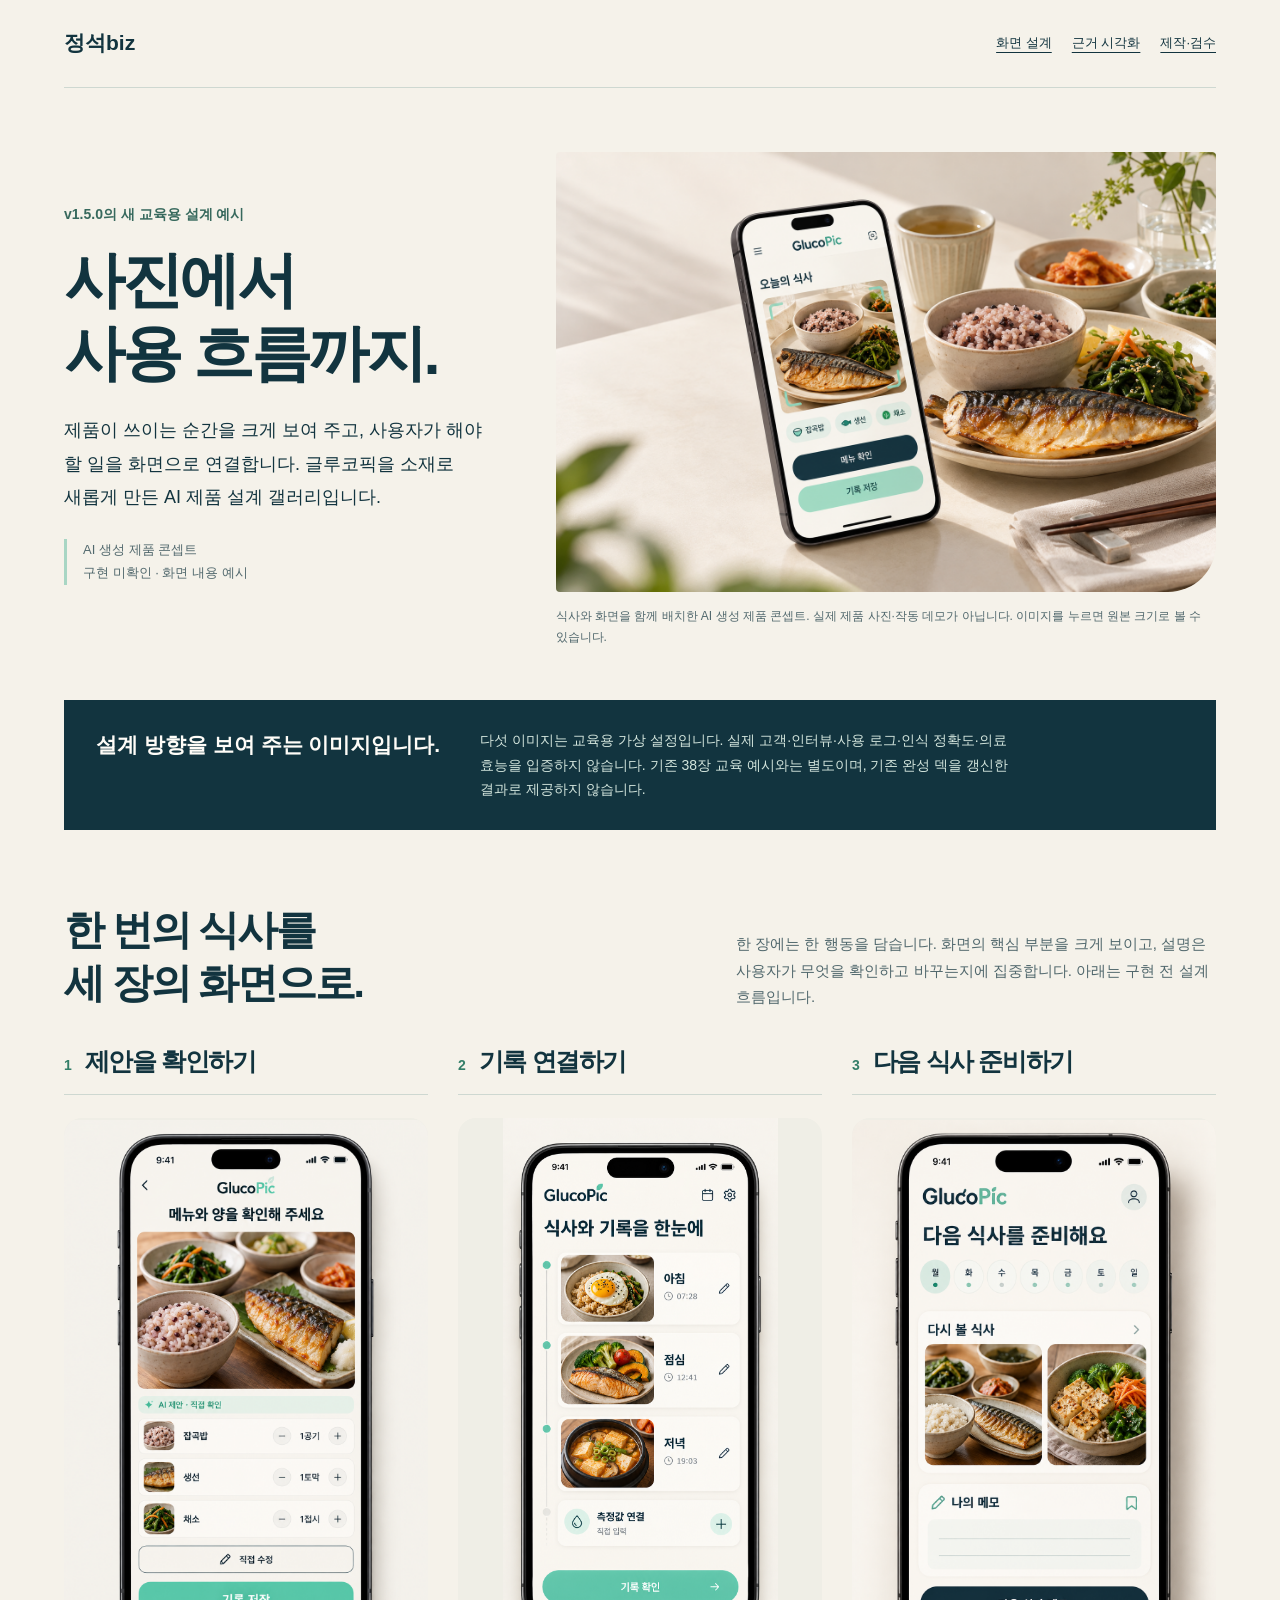
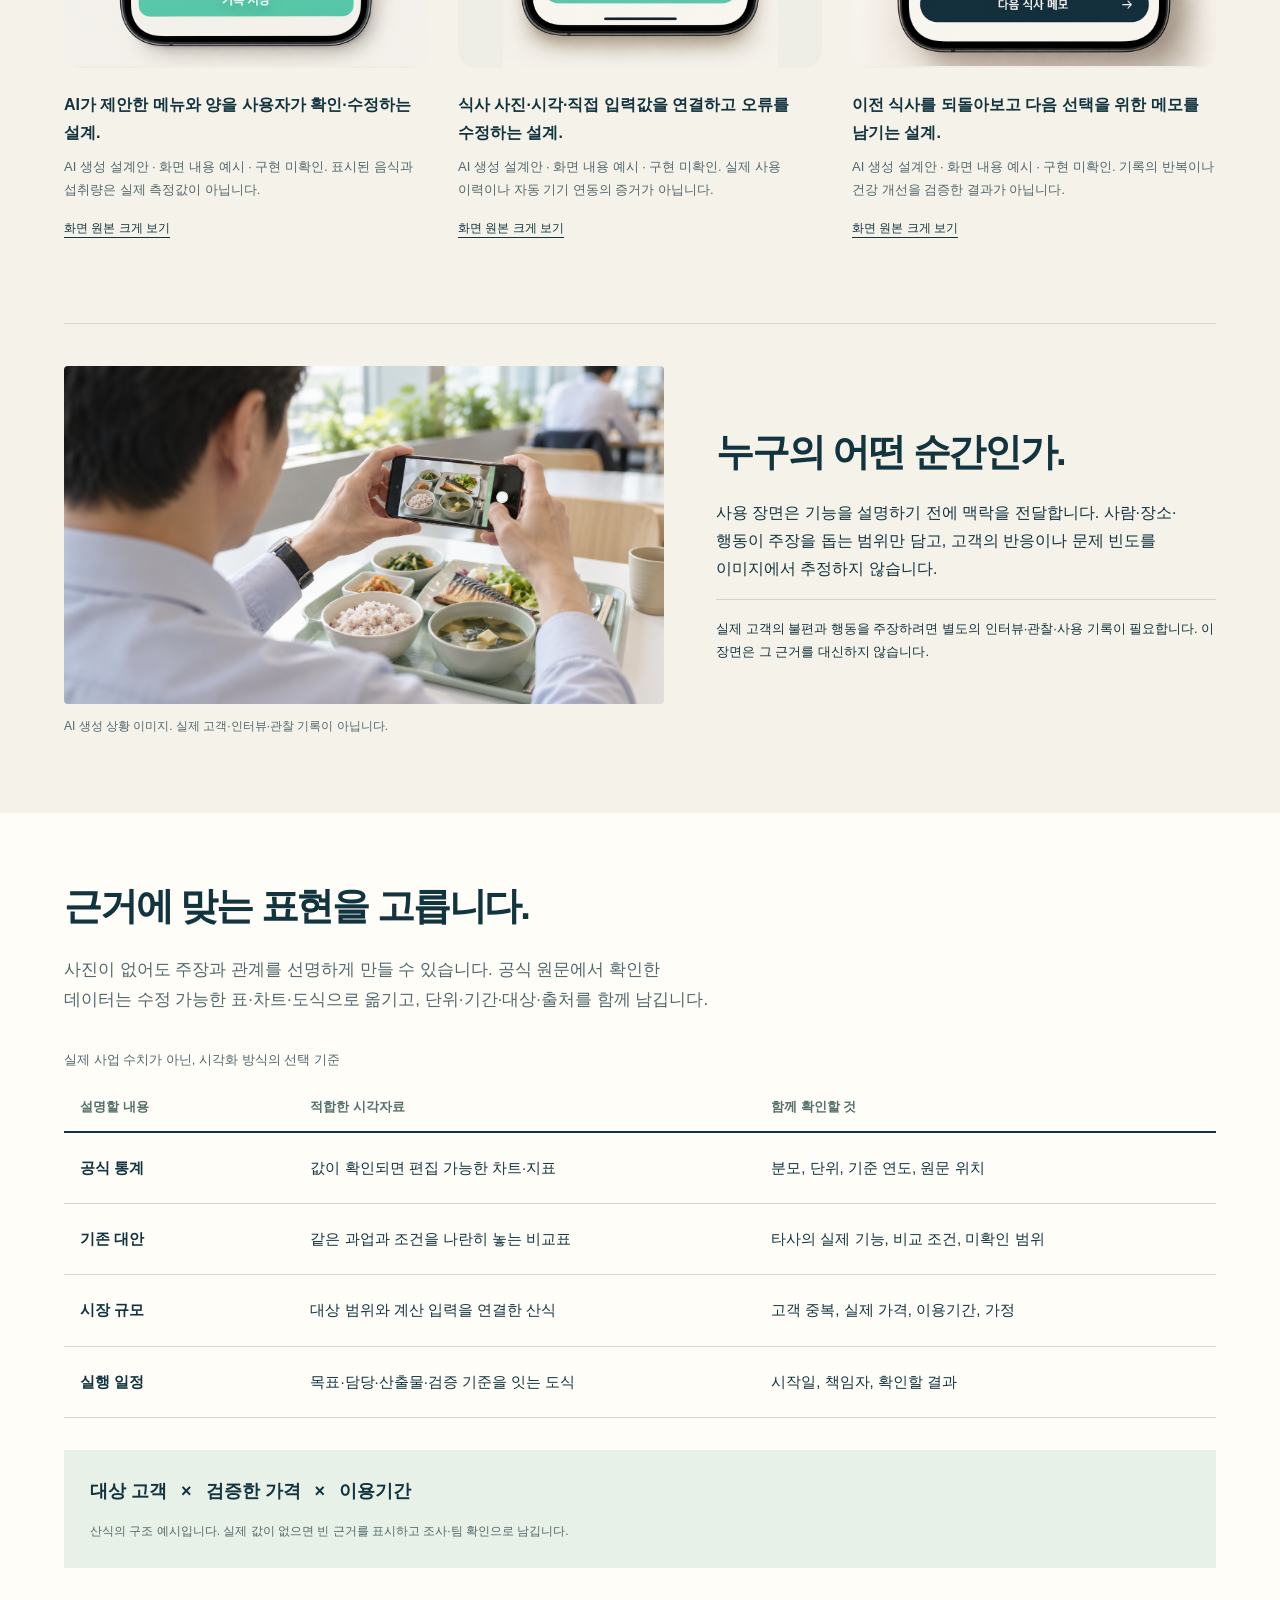
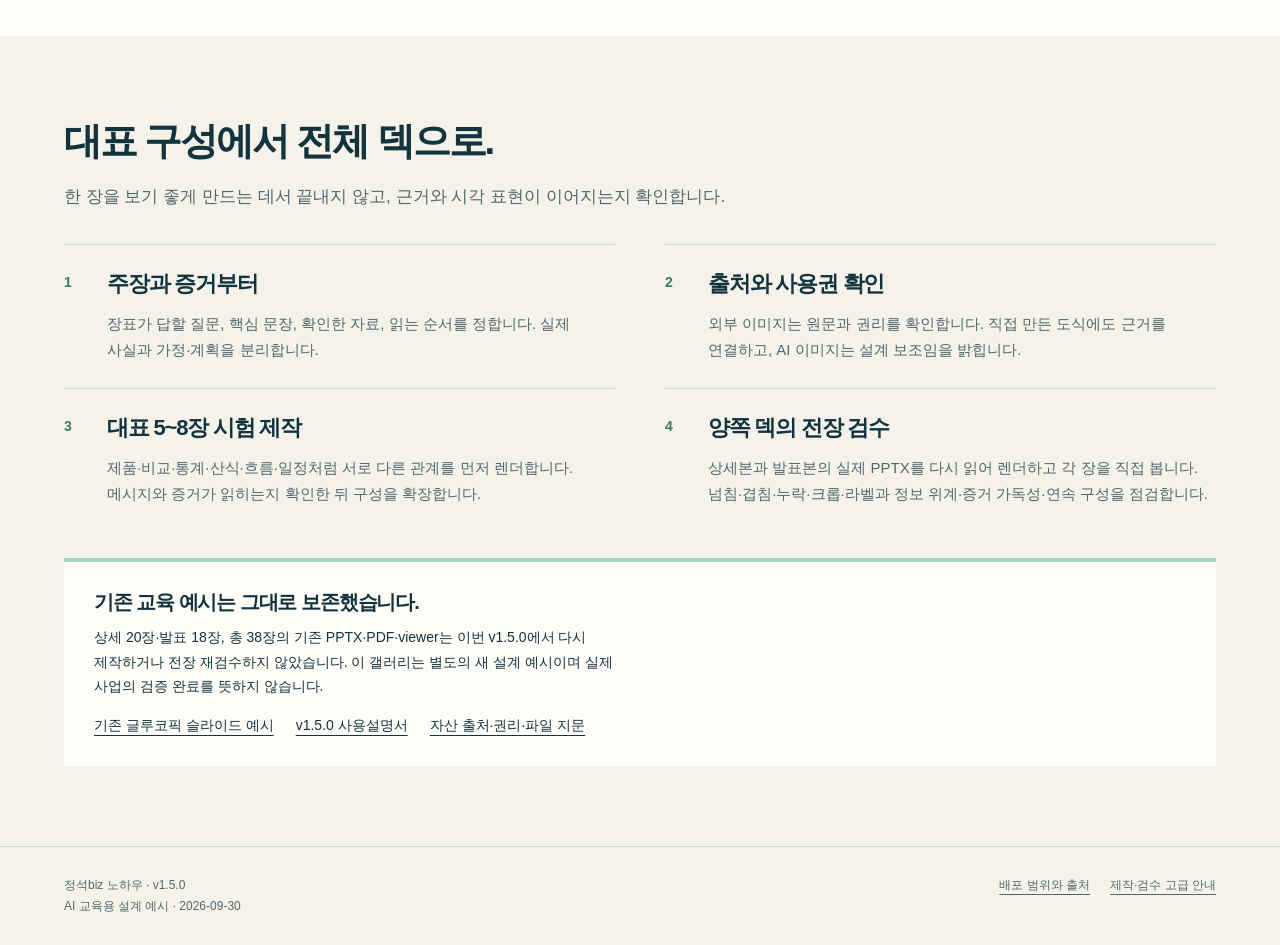
<file: codex/examples/visual-design-guide.html>
<!doctype html>
<html lang="ko">
<head>
<meta charset="utf-8">
<meta name="viewport" content="width=device-width, initial-scale=1">
<title>사진에서 사용 흐름까지 · AI 제품 설계 갤러리 | 정석biz v1.5.0</title>
<meta name="description" content="새 AI 제품 콘셉트와 확인·기록·회고 화면으로 배우는 IR 시각화. 교육용 설계 보조 예시이며 실제 제품·고객·성과의 증거가 아닙니다.">
<style>
:root{--cream:#F5F2EA;--paper:#FFFDF8;--navy:#12343F;--mint:#A8D6C4;--ink:#25434B;--muted:#51686D;--line:#CED8D1;--gutter:clamp(22px,5vw,76px)}
*{box-sizing:border-box}html{scroll-behavior:smooth}body{margin:0;color:var(--navy);background:var(--cream);font-family:"Malgun Gothic","Apple SD Gothic Neo",sans-serif;line-height:1.75;word-break:keep-all}a{color:inherit;text-underline-offset:5px}a:hover{color:#176B59}a:focus-visible{outline:3px solid #176B59;outline-offset:6px}img{display:block;max-width:100%;height:auto}figure{margin:0}p{max-width:70ch;margin:0 0 1em}h1,h2,h3{line-height:1.3;letter-spacing:-.055em;margin:0;font-weight:800}.wrap{width:min(1300px,100%);margin:auto;padding-inline:var(--gutter)}.skip{position:absolute;left:20px;top:-80px;background:white;padding:12px;z-index:5}.skip:focus{top:10px}.top{display:flex;justify-content:space-between;align-items:center;gap:24px;padding-block:25px;border-bottom:1px solid var(--line)}.brand{font-size:21px;font-weight:800;text-decoration:none}.top nav{display:flex;flex-wrap:wrap;gap:20px;font-size:13px}.hero{display:grid;grid-template-columns:.8fr 1.2fr;gap:clamp(24px,4vw,56px);align-items:center;padding-block:64px 32px}.edition{font-size:14px;font-weight:700;color:#37695D;margin-bottom:18px}.hero h1{font-size:clamp(42px,4.8vw,70px);line-height:1.18;margin-bottom:25px}.hero .lead{font-size:18px;line-height:1.85;max-width:24em}.scope{font-size:13px;color:var(--muted);margin-top:25px;padding-left:16px;border-left:3px solid var(--mint)}.hero-photo img{width:100%;border-radius:4px 4px 48px 4px}.hero-photo figcaption{font-size:12px;line-height:1.75;margin-top:14px;color:var(--muted)}.notice{display:grid;grid-template-columns:1fr 2fr;gap:32px;align-items:start;background:var(--navy);color:var(--paper);padding:28px 32px;margin-block:20px 74px}.notice strong{font-size:21px;line-height:1.6}.notice p{font-size:14px;margin:0;color:#D3E5DD}.section-heading{display:flex;justify-content:space-between;gap:36px;align-items:end;margin-bottom:35px}.section-heading h2{font-size:clamp(29px,3.2vw,43px);max-width:16em}.section-heading p{max-width:32em;font-size:15px;color:var(--muted);margin:0}.flow{display:grid;grid-template-columns:repeat(3,minmax(0,1fr));gap:30px}.stage{min-width:0}.stage-head{display:flex;gap:13px;align-items:baseline;padding-bottom:16px;border-bottom:1px solid var(--line);margin-bottom:23px}.step{font-size:14px;font-weight:700;color:#337E68}.stage h3{font-size:25px}.stage .frame{display:flex;align-items:center;justify-content:center;height:550px;background:#EFEEE6;border-radius:18px;overflow:hidden}.stage .frame img{width:100%;height:100%;object-fit:contain}.stage .caption{font-size:16px;line-height:1.75;margin-top:23px;margin-bottom:8px;font-weight:700}.stage .limit{font-size:13px;line-height:1.8;color:var(--muted);margin-bottom:12px}.image-link{font-size:12px}.ui-section{padding-bottom:82px}.scene{display:grid;grid-template-columns:1.2fr 1fr;gap:52px;align-items:center;padding-block:42px 76px;border-top:1px solid var(--line)}.scene img{border-radius:4px;aspect-ratio:16/9;object-fit:contain}.scene h2{font-size:clamp(29px,3vw,41px);margin-bottom:22px}.scene p{font-size:16px}.scene figcaption{font-size:12px;color:var(--muted);margin-top:12px}.scene .note{font-size:13px;border-top:1px solid var(--line);padding-top:18px}.evidence{background:var(--paper);padding-block:68px}.evidence h2{font-size:clamp(29px,3vw,41px);margin-bottom:24px}.evidence .intro{font-size:17px;color:var(--muted)}.method-table{overflow:auto;margin-top:35px}table{border-collapse:collapse;width:100%;font-size:15px;min-width:640px}th{text-align:left;font-size:13px;color:#54716C;padding:12px 16px;border-bottom:2px solid var(--navy)}td{padding:22px 16px;border-bottom:1px solid var(--line);vertical-align:top}td:first-child{font-weight:700;width:20%}td:nth-child(2){width:40%}.formula{display:flex;flex-wrap:wrap;gap:14px;align-items:center;margin-top:32px;padding:26px;background:#E8F1E8;font-size:18px;font-weight:700}.formula small{flex-basis:100%;font-size:12px;font-weight:400;color:var(--muted)}.verify{padding-block:80px}.verify h2{font-size:clamp(29px,3vw,41px);margin-bottom:16px}.verify>p{font-size:17px;color:var(--muted)}.review-flow{display:grid;grid-template-columns:1fr 1fr;gap:0 50px;margin-top:32px;list-style:none;padding:0}.review-flow li{border-top:1px solid var(--line);padding:25px 0;display:grid;grid-template-columns:28px 1fr;gap:15px}.review-flow span{font-size:14px;color:#337E68;font-weight:700}.review-flow h3{font-size:22px;margin-bottom:12px}.review-flow p{font-size:15px;color:var(--muted);margin:0}.end-note{border-top:4px solid var(--mint);background:var(--paper);padding:27px 30px;margin-top:26px}.end-note h3{font-size:20px;margin-bottom:10px}.end-note p{font-size:14px;margin-bottom:12px}.end-note a{font-size:14px;margin-right:22px}.footer{padding-block:28px;border-top:1px solid var(--line);display:flex;justify-content:space-between;gap:24px;color:var(--muted);font-size:12px}.footer p{margin:0}.footer nav{display:flex;gap:20px;flex-wrap:wrap}
@media(max-width:900px){.hero{grid-template-columns:1fr;gap:32px;padding-top:42px}.hero-copy{max-width:650px}.hero .lead{max-width:36em}.hero h1 br{display:none}.hero-photo img{max-height:640px;object-fit:cover}.notice{grid-template-columns:1fr;gap:12px;margin-bottom:52px}.section-heading{display:block}.section-heading p{margin-top:20px;max-width:48em}.flow{gap:16px}.stage .frame{height:430px}.stage h3{font-size:22px}.scene{gap:30px}.scene h2{font-size:30px}.review-flow{gap:0 28px}}
@media(max-width:620px){.top{align-items:start}.top nav{gap:7px 15px;justify-content:flex-end;font-size:12px}.brand{white-space:nowrap}.hero{padding-bottom:18px}.hero h1{font-size:43px}.hero-photo img{border-bottom-right-radius:30px}.notice{padding:23px 24px}.notice strong{font-size:20px}.notice p{font-size:13px}.flow{grid-template-columns:1fr;gap:48px}.stage-head{margin-bottom:18px}.stage .frame{height:auto;padding:8px 20px}.stage .frame img{width:auto;max-height:660px;height:auto}.stage .caption{margin-top:18px}.ui-section{padding-bottom:58px}.scene{grid-template-columns:1fr;gap:25px;padding-bottom:48px}.scene-copy{grid-row:1}.section-heading h2,.evidence h2,.verify h2{font-size:31px}.evidence{padding-block:46px}.method-table{margin-inline:-6px}.formula{padding:22px;gap:10px;font-size:16px}.verify{padding-block:52px}.review-flow{grid-template-columns:1fr}.end-note{padding:23px}.end-note a{display:block;margin-block:9px}.footer{display:block}.footer nav{margin-top:14px}}
@media(prefers-reduced-motion:reduce){html{scroll-behavior:auto}}@media print{.top nav,.image-link,.footer nav{display:none}.wrap{padding-inline:20px}.hero{padding-block:25px}.notice{margin-bottom:25px}.stage .frame{height:370px}.scene,.stage,.end-note{break-inside:avoid}.evidence,.verify{padding-block:30px}}
</style>
</head>
<body>
<a class="skip" href="#content">본문으로 건너뛰기</a>
<div class="wrap"><header class="top"><a class="brand" href="../사용설명서.html">정석biz</a><nav aria-label="갤러리 안내"><a href="#screens">화면 설계</a><a href="#evidence">근거 시각화</a><a href="#review">제작·검수</a></nav></header></div>
<main id="content">
<div class="wrap">
<section class="hero" aria-labelledby="title">
<div class="hero-copy"><p class="edition">v1.5.0의 새 교육용 설계 예시</p><h1 id="title">사진에서 <br>사용 흐름까지.</h1><p class="lead">제품이 쓰이는 순간을 크게 보여 주고, 사용자가 해야 할 일을 화면으로 연결합니다. 글루코픽을 소재로 새롭게 만든 AI 제품 설계 갤러리입니다.</p><p class="scope">AI 생성 제품 콘셉트<br>구현 미확인 · 화면 내용 예시</p></div>
<figure class="hero-photo"><a href="assets/visual-v2/product-hero.png" target="_blank" rel="noopener"><img src="assets/visual-v2/product-hero.png" width="1536" height="1024" alt="식탁 위 음식과 메뉴 확인·기록 저장 화면을 보여 주는 AI 생성 글루코픽 제품 콘셉트. 실제 제품 사진이 아닙니다."></a><figcaption>식사와 화면을 함께 배치한 AI 생성 제품 콘셉트. 실제 제품 사진·작동 데모가 아닙니다. 이미지를 누르면 원본 크기로 볼 수 있습니다.</figcaption></figure>
</section>
<aside class="notice" aria-label="설계 이미지의 범위"><strong>설계 방향을 보여 주는 이미지입니다.</strong><p>다섯 이미지는 교육용 가상 설정입니다. 실제 고객·인터뷰·사용 로그·인식 정확도·의료 효능을 입증하지 않습니다. 기존 38장 교육 예시와는 별도이며, 기존 완성 덱을 갱신한 결과로 제공하지 않습니다.</p></aside>
<section class="ui-section" id="screens" aria-labelledby="screens-title">
<div class="section-heading"><h2 id="screens-title">한 번의 식사를<br>세 장의 화면으로.</h2><p>한 장에는 한 행동을 담습니다. 화면의 핵심 부분을 크게 보이고, 설명은 사용자가 무엇을 확인하고 바꾸는지에 집중합니다. 아래는 구현 전 설계 흐름입니다.</p></div>
<div class="flow">
<article class="stage"><header class="stage-head"><span class="step">1</span><h3>제안을 확인하기</h3></header><a class="frame" href="assets/visual-v2/confirm-ui.png" target="_blank" rel="noopener"><img src="assets/visual-v2/confirm-ui.png" width="1024" height="1536" loading="lazy" alt="메뉴와 양을 확인하고 직접 수정한 뒤 기록을 저장하는 AI 생성 화면 설계안. 양은 예시이며 인식 정확도는 미확인입니다."></a><p class="caption">AI가 제안한 메뉴와 양을 사용자가 확인·수정하는 설계.</p><p class="limit">AI 생성 설계안 · 화면 내용 예시 · 구현 미확인. 표시된 음식과 섭취량은 실제 측정값이 아닙니다.</p><a class="image-link" href="assets/visual-v2/confirm-ui.png" target="_blank" rel="noopener">화면 원본 크게 보기</a></article>
<article class="stage"><header class="stage-head"><span class="step">2</span><h3>기록 연결하기</h3></header><a class="frame" href="assets/visual-v2/record-ui.png" target="_blank" rel="noopener"><img src="assets/visual-v2/record-ui.png" width="887" height="1774" loading="lazy" alt="식사 사진·시각과 직접 입력할 측정값을 한 기록으로 연결하는 AI 생성 화면 설계안. 시각은 예시이며 기기 연동은 미확인입니다."></a><p class="caption">식사 사진·시각·직접 입력값을 연결하고 오류를 수정하는 설계.</p><p class="limit">AI 생성 설계안 · 화면 내용 예시 · 구현 미확인. 실제 사용 이력이나 자동 기기 연동의 증거가 아닙니다.</p><a class="image-link" href="assets/visual-v2/record-ui.png" target="_blank" rel="noopener">화면 원본 크게 보기</a></article>
<article class="stage"><header class="stage-head"><span class="step">3</span><h3>다음 식사 준비하기</h3></header><a class="frame" href="assets/visual-v2/reflect-ui.png" target="_blank" rel="noopener"><img src="assets/visual-v2/reflect-ui.png" width="1024" height="1536" loading="lazy" alt="지난 식사와 메모를 돌아보는 AI 생성 화면 설계안. 요일과 기록 표시는 예시이며 실제 사용량·효능의 증거가 아닙니다."></a><p class="caption">이전 식사를 되돌아보고 다음 선택을 위한 메모를 남기는 설계.</p><p class="limit">AI 생성 설계안 · 화면 내용 예시 · 구현 미확인. 기록의 반복이나 건강 개선을 검증한 결과가 아닙니다.</p><a class="image-link" href="assets/visual-v2/reflect-ui.png" target="_blank" rel="noopener">화면 원본 크게 보기</a></article>
</div>
</section>
<section class="scene" aria-labelledby="scene-title">
<figure><img src="assets/visual-v2/lunch-scenario.png" width="1672" height="941" loading="lazy" alt="점심 식사를 휴대전화로 촬영하는 직장인의 AI 생성 상황 이미지. 실제 고객이나 관찰 사진이 아닙니다."><figcaption>AI 생성 상황 이미지. 실제 고객·인터뷰·관찰 기록이 아닙니다.</figcaption></figure>
<div class="scene-copy"><h2 id="scene-title">누구의 어떤 순간인가.</h2><p>사용 장면은 기능을 설명하기 전에 맥락을 전달합니다. 사람·장소·행동이 주장을 돕는 범위만 담고, 고객의 반응이나 문제 빈도를 이미지에서 추정하지 않습니다.</p><p class="note">실제 고객의 불편과 행동을 주장하려면 별도의 인터뷰·관찰·사용 기록이 필요합니다. 이 장면은 그 근거를 대신하지 않습니다.</p></div>
</section>
</div>
<section class="evidence" id="evidence" aria-labelledby="evidence-title"><div class="wrap">
<h2 id="evidence-title">근거에 맞는 표현을 고릅니다.</h2><p class="intro">사진이 없어도 주장과 관계를 선명하게 만들 수 있습니다. 공식 원문에서 확인한 데이터는 수정 가능한 표·차트·도식으로 옮기고, 단위·기간·대상·출처를 함께 남깁니다.</p>
<div class="method-table"><table><caption style="text-align:left;font-size:13px;color:var(--muted);padding-bottom:12px">실제 사업 수치가 아닌, 시각화 방식의 선택 기준</caption><thead><tr><th scope="col">설명할 내용</th><th scope="col">적합한 시각자료</th><th scope="col">함께 확인할 것</th></tr></thead><tbody><tr><td>공식 통계</td><td>값이 확인되면 편집 가능한 차트·지표</td><td>분모, 단위, 기준 연도, 원문 위치</td></tr><tr><td>기존 대안</td><td>같은 과업과 조건을 나란히 놓는 비교표</td><td>타사의 실제 기능, 비교 조건, 미확인 범위</td></tr><tr><td>시장 규모</td><td>대상 범위와 계산 입력을 연결한 산식</td><td>고객 중복, 실제 가격, 이용기간, 가정</td></tr><tr><td>실행 일정</td><td>목표·담당·산출물·검증 기준을 잇는 도식</td><td>시작일, 책임자, 확인할 결과</td></tr></tbody></table></div>
<div class="formula" aria-label="시장 산식의 설계 예시"><span>대상 고객</span><span aria-hidden="true">×</span><span>검증한 가격</span><span aria-hidden="true">×</span><span>이용기간</span><small>산식의 구조 예시입니다. 실제 값이 없으면 빈 근거를 표시하고 조사·팀 확인으로 남깁니다.</small></div>
</div></section>
<section class="wrap verify" id="review" aria-labelledby="review-title"><h2 id="review-title">대표 구성에서 전체 덱으로.</h2><p>한 장을 보기 좋게 만드는 데서 끝내지 않고, 근거와 시각 표현이 이어지는지 확인합니다.</p>
<ol class="review-flow"><li><span>1</span><div><h3>주장과 증거부터</h3><p>장표가 답할 질문, 핵심 문장, 확인한 자료, 읽는 순서를 정합니다. 실제 사실과 가정·계획을 분리합니다.</p></div></li><li><span>2</span><div><h3>출처와 사용권 확인</h3><p>외부 이미지는 원문과 권리를 확인합니다. 직접 만든 도식에도 근거를 연결하고, AI 이미지는 설계 보조임을 밝힙니다.</p></div></li><li><span>3</span><div><h3>대표 5~8장 시험 제작</h3><p>제품·비교·통계·산식·흐름·일정처럼 서로 다른 관계를 먼저 렌더합니다. 메시지와 증거가 읽히는지 확인한 뒤 구성을 확장합니다.</p></div></li><li><span>4</span><div><h3>양쪽 덱의 전장 검수</h3><p>상세본과 발표본의 실제 PPTX를 다시 읽어 렌더하고 각 장을 직접 봅니다. 넘침·겹침·누락·크롭·라벨과 정보 위계·증거 가독성·연속 구성을 점검합니다.</p></div></li></ol>
<aside class="end-note"><h3>기존 교육 예시는 그대로 보존했습니다.</h3><p>상세 20장·발표 18장, 총 38장의 기존 PPTX·PDF·viewer는 이번 v1.5.0에서 다시 제작하거나 전장 재검수하지 않았습니다. 이 갤러리는 별도의 새 설계 예시이며 실제 사업의 검증 완료를 뜻하지 않습니다.</p><a href="demo-viewer.html">기존 글루코픽 슬라이드 예시</a><a href="../사용설명서.html">v1.5.0 사용설명서</a><a href="sample-assets.json">자산 출처·권리·파일 지문</a></aside>
</section>
</main>
<footer class="wrap footer"><p>정석biz 노하우 · v1.5.0<br>AI 교육용 설계 예시 · 2026-09-30</p><nav aria-label="추가 자료"><a href="../NOTICE.md">배포 범위와 출처</a><a href="../docs/advanced-guide.html">제작·검수 고급 안내</a></nav></footer>
</body>
</html>
</file>
<file: docs/examples/glucopic-20260930/viewer.css>
:root{--ivory:#f5f2ea;--paper:#fffef9;--teal:#123f43;--ink:#193b3e;--muted:#516b6b;--line:#ced8d1;--mint:#dbece2;--focus:#096d59;--gutter:clamp(18px,3.5vw,54px)}
*{box-sizing:border-box}
html{scroll-behavior:smooth}
body{margin:0;background:var(--ivory);color:var(--ink);font-family:"Malgun Gothic","Apple SD Gothic Neo","Noto Sans KR",sans-serif;line-height:1.65;word-break:keep-all}
button,select{font:inherit}
a{color:inherit;text-underline-offset:4px}
a:hover{color:var(--focus)}
button,a,select{-webkit-tap-highlight-color:transparent}
a:focus-visible,button:focus-visible,select:focus-visible{outline:3px solid var(--focus);outline-offset:4px}
button{cursor:pointer}
button:disabled{cursor:default;opacity:.4}
button:disabled:hover{background:var(--paper)}
img{display:block;max-width:100%;height:auto}
[hidden]{display:none!important}
.wrap{max-width:1460px;margin-inline:auto;padding-inline:var(--gutter)}
.skip-link{position:fixed;z-index:20;top:10px;left:12px;transform:translateY(-150%);padding:12px 18px;background:white;border:2px solid var(--teal)}
.skip-link:focus{transform:translateY(0)}
.sr-only{position:absolute;width:1px;height:1px;margin:-1px;padding:0;border:0;overflow:hidden;clip:rect(0,0,0,0);white-space:nowrap}
.site-header{display:flex;justify-content:space-between;align-items:center;gap:20px;padding-block:23px;border-bottom:1px solid var(--line)}
.brand{font-size:20px;font-weight:800;text-decoration:none;letter-spacing:-.045em}
.guide-link{font-size:13px}
h1,h2,h3,p{margin:0}
h1,h2,h3{letter-spacing:-.04em;line-height:1.4}
.intro{padding-block:41px 30px;max-width:1000px}
.edition{font-size:14px;font-weight:700;color:#37695d;margin-bottom:12px}
h1{font-size:clamp(28px,3vw,43px);line-height:1.32;margin-bottom:17px}
.mobile-break{display:none}
.description{font-size:15px;max-width:78ch;line-height:1.8}
.sample-note{margin-top:11px;font-size:12px;color:var(--muted)}
.downloads{border-block:1px solid var(--line);padding-block:20px 17px;margin-bottom:36px}
.downloads-heading{display:flex;justify-content:space-between;align-items:center;gap:16px;margin-bottom:16px}
.downloads h2{font-size:17px}
.bundle-link{display:inline-flex;align-items:center;gap:22px;border-radius:3px;background:var(--teal);color:white;padding:10px 15px;font-size:13px;font-weight:700;text-decoration:none;white-space:nowrap}
.bundle-link:hover{color:white;background:#20584f}
.download-groups{display:grid;grid-template-columns:repeat(3,minmax(0,1fr));gap:25px}
.download-group>span{display:block;color:var(--muted);font-size:12px;margin-bottom:8px}
.download-group>div{display:flex;flex-wrap:wrap;gap:8px}
.download-group a{font-size:13px;background:var(--paper);border:1px solid var(--line);border-radius:3px;text-decoration:none;padding:7px 11px;min-height:38px;display:inline-flex;align-items:center}
.download-group a:hover{background:var(--mint);border-color:#8cac9d}
.download-note{font-size:12px;color:var(--muted);margin-top:14px}
.viewer{scroll-margin-top:20px}
.viewer-heading{display:flex;align-items:center;justify-content:space-between;gap:18px;margin-bottom:16px}
.viewer-heading h2,.all-slides>h2{font-size:21px}
.deck-switch{display:flex;gap:5px;background:#e7e8df;padding:4px;border-radius:5px}
.deck-switch button{background:transparent;border:1px solid transparent;border-radius:3px;padding:9px 17px;color:var(--muted);font-weight:700;font-size:14px;min-height:44px}
.deck-switch button span{font-size:12px;font-weight:400;margin-left:5px}
.deck-switch button[aria-pressed="true"]{background:var(--teal);color:white}
.deck-switch button:hover{border-color:#8ca49b}
.stage{background:white;border:1px solid #b9c9c0;box-shadow:0 12px 35px #123f430a}
.stage a{display:block}
.stage img{width:100%;height:auto;object-fit:contain}
.stage a:focus-visible{outline-offset:5px}
.slide-caption{display:flex;align-items:baseline;gap:21px;margin-top:18px;min-height:31px}
.current-count{font-size:13px;white-space:nowrap;color:var(--muted);font-variant-numeric:tabular-nums}
.slide-caption h3{font-size:18px}
.viewer-controls{display:flex;justify-content:space-between;gap:20px;align-items:center;margin-top:19px}
.slide-nav{display:flex;align-items:center;gap:8px;min-width:0;flex:0 1 670px}
.slide-nav button,.slide-nav select{min-height:44px;border:1px solid #b4c5bb;background:var(--paper);border-radius:3px;color:var(--ink)}
.slide-nav button{padding:8px 14px;white-space:nowrap;flex-shrink:0}
.slide-nav button:hover{background:var(--mint)}
.slide-nav select{width:100%;min-width:0;padding:8px 28px 8px 10px;font-size:13px;text-overflow:ellipsis}
.current-links{display:flex;flex-wrap:wrap;gap:16px;font-size:12px;justify-content:flex-end}
.keyboard-hint{font-size:12px;color:var(--muted);margin-top:12px}
.image-error{background:#fff3d4;border-left:3px solid #986600;padding:12px 16px;font-size:14px;margin-top:15px}
.all-slides{margin-top:45px;padding-top:28px;border-top:1px solid var(--line)}
.all-slides>h2{margin-bottom:17px}
.fallback-hint{font-size:14px;color:var(--muted);margin-bottom:25px}
.gallery-heading{display:flex;justify-content:space-between;align-items:baseline;gap:18px;margin-bottom:18px}
.gallery-heading h3{font-size:17px}
.gallery-heading h3 span{font-size:13px;font-weight:400;color:var(--muted);margin-left:5px}
.enhanced-hint{display:none;font-size:12px;color:var(--muted)}
.deck-section+.deck-section{margin-top:50px}
.slide-grid{display:grid;grid-template-columns:minmax(0,1fr);gap:30px}
.slide-card{margin:0;min-width:0}
.thumbnail-link{position:relative;display:block;background:white;border:1px solid var(--line);text-decoration:none}
.thumbnail-link img{width:100%;height:auto;object-fit:contain}
.thumbnail-link:hover{border-color:var(--focus)}
.selected-mark{display:none}
.slide-card figcaption{display:flex;gap:11px;margin-top:10px;font-size:15px;line-height:1.6}
.slide-number{color:var(--muted);font-size:12px;font-variant-numeric:tabular-nums;padding-top:2px;min-width:18px}
.slide-title{font-weight:600}
.card-links{display:flex;gap:15px;padding-left:29px;margin-top:7px;font-size:12px;color:var(--muted)}
.page-footer{padding-block:30px 42px;margin-top:46px;border-top:1px solid var(--line);display:flex;gap:30px;align-items:flex-start;justify-content:space-between;color:var(--muted);font-size:12px}
.page-footer p{max-width:72ch}
.page-footer>a{white-space:nowrap}
.enhanced .fallback-hint{display:none}
.enhanced .enhanced-hint{display:block}
.enhanced .deck-section[aria-hidden="true"]{display:none}
.enhanced .deck-section+.deck-section{margin-top:0}
.enhanced .slide-grid{grid-template-columns:repeat(3,minmax(0,1fr));gap:27px 23px}
.enhanced .slide-card figcaption{font-size:13px;min-height:42px}
.enhanced .thumbnail-link[aria-current="true"]{outline:3px solid var(--teal);outline-offset:2px}
.enhanced .thumbnail-link[aria-current="true"] .selected-mark{display:block;position:absolute;right:0;bottom:0;background:var(--teal);color:white;font-size:10px;padding:3px 7px}
@media(min-width:1600px){.wrap{max-width:1570px}.intro{max-width:1100px}}
@media(max-width:1000px){.viewer-controls{align-items:flex-start;flex-direction:column;gap:13px}.slide-nav{flex:auto;width:100%}.current-links{justify-content:flex-start}.download-groups{gap:17px}.download-group a{padding:7px 9px}.page-footer{flex-direction:column;gap:13px}}
@media(max-width:700px){.site-header{padding-block:17px}.brand{font-size:18px}.guide-link{font-size:12px}.intro{padding-block:28px 23px}.mobile-break{display:block}.edition{font-size:12px}.description{font-size:13px;line-height:1.8}.sample-note{font-size:11px}.downloads{padding-block:17px 14px;margin-bottom:25px}.download-groups{grid-template-columns:1fr;gap:14px}.download-group{display:grid;grid-template-columns:112px 1fr;gap:9px;align-items:center}.download-group>span{margin:0;font-size:11px}.download-group>div{gap:6px}.download-group a{font-size:11px;padding:7px 9px;min-height:39px}.downloads h2{font-size:15px}.bundle-link{font-size:12px;padding:9px 12px;gap:15px}.download-note{font-size:11px;line-height:1.75}.viewer-heading{align-items:flex-start;flex-direction:column;gap:11px}.viewer-heading h2,.all-slides>h2{font-size:19px}.deck-switch{width:100%;gap:4px}.deck-switch button{flex:1;padding:8px 9px;font-size:13px}.slide-caption{flex-direction:column;gap:5px;margin-top:14px}.slide-caption h3{font-size:16px}.current-count{font-size:12px}.viewer-controls{margin-top:15px}.slide-nav{gap:6px}.slide-nav button{padding:8px 10px}.slide-nav button span{display:none}.slide-nav select{font-size:12px}.current-links{font-size:11px;gap:15px}.keyboard-hint{font-size:11px;line-height:1.75}.all-slides{margin-top:31px;padding-top:22px}.gallery-heading{flex-direction:column;gap:6px}.gallery-heading h3{font-size:15px}.enhanced-hint{font-size:11px}.enhanced .slide-grid{grid-template-columns:repeat(2,minmax(0,1fr));gap:22px 12px}.enhanced .slide-card figcaption{font-size:11px;gap:6px;min-height:54px}.slide-number{font-size:10px;min-width:14px}.card-links{padding-left:0;font-size:10px;gap:9px}.enhanced .thumbnail-link[aria-current="true"] .selected-mark{font-size:9px;padding:2px 5px}.page-footer{margin-top:29px;padding-block:23px 32px;font-size:11px}.fallback-hint{font-size:12px}.slide-grid{gap:25px}.slide-card figcaption{font-size:13px}}
@media(max-width:370px){.download-group{grid-template-columns:95px 1fr}.download-group a{font-size:10px;padding-inline:6px}.guide-link{font-size:11px}.brand{font-size:17px}.current-links{gap:11px}}
@media(prefers-reduced-motion:reduce){html{scroll-behavior:auto}*{transition:none!important}}
@media print{body{background:white}.site-header,.downloads,.viewer,.page-footer,.card-links,.enhanced-hint,.fallback-hint,.skip-link{display:none!important}.enhanced .deck-section[aria-hidden="true"]{display:block}.enhanced .slide-grid{display:block}.slide-card{break-inside:avoid;margin-bottom:20px}.slide-card .thumbnail-link{outline:none!important}.selected-mark{display:none!important}.intro{padding-block:15px}.all-slides{border:0;margin:0}.wrap{padding-inline:0}}
</file>
